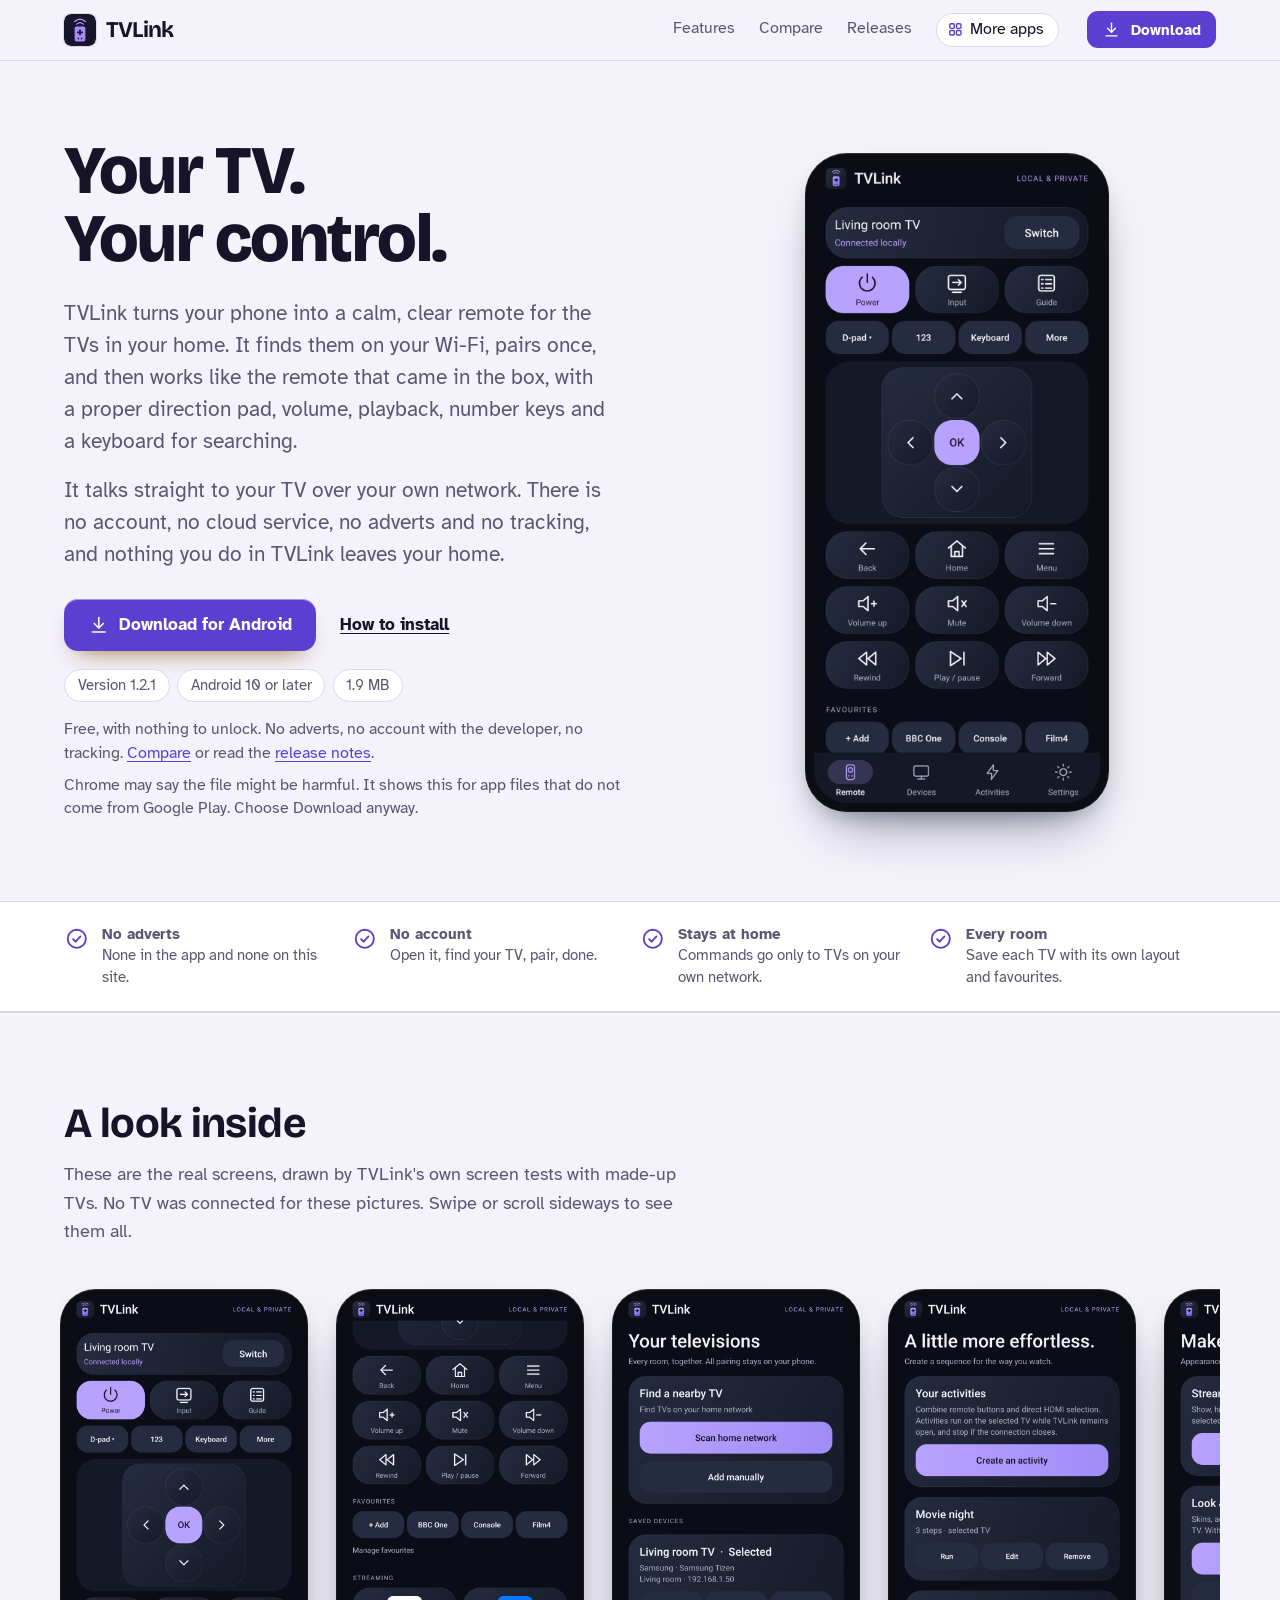
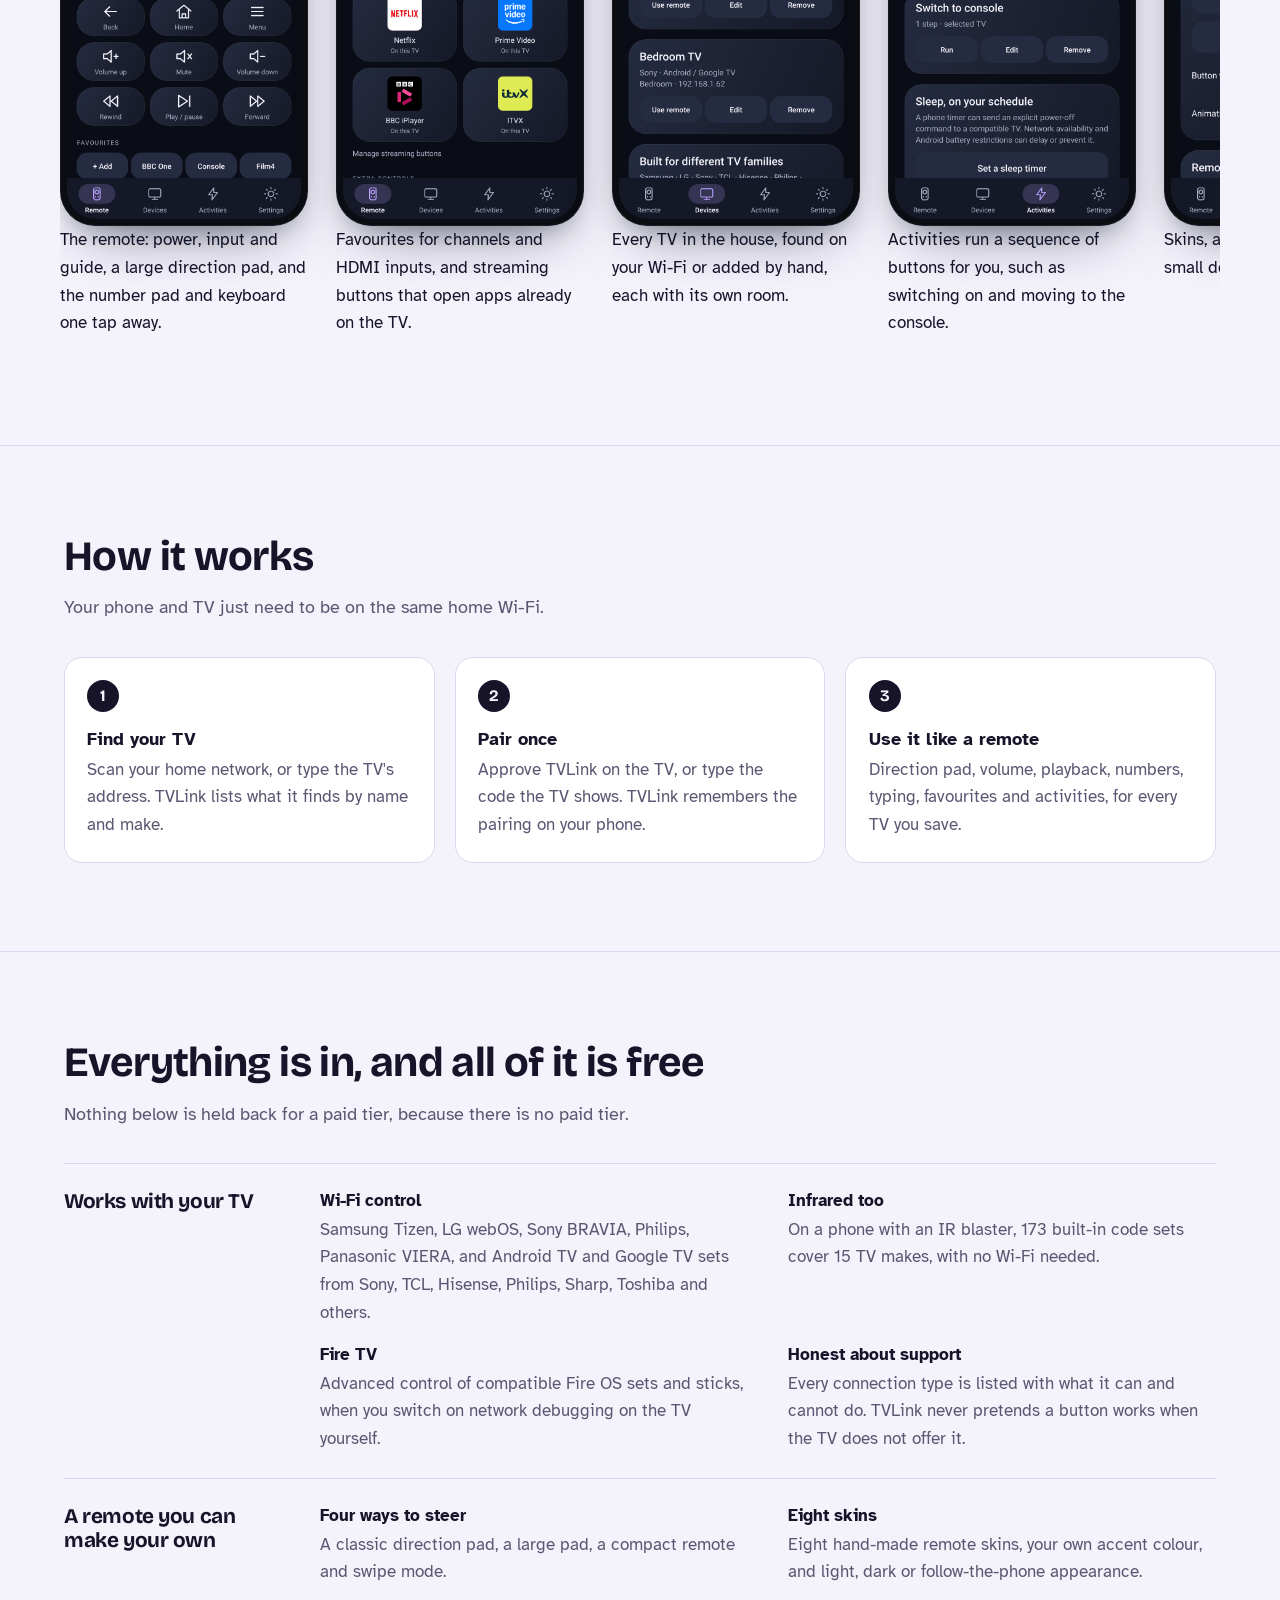
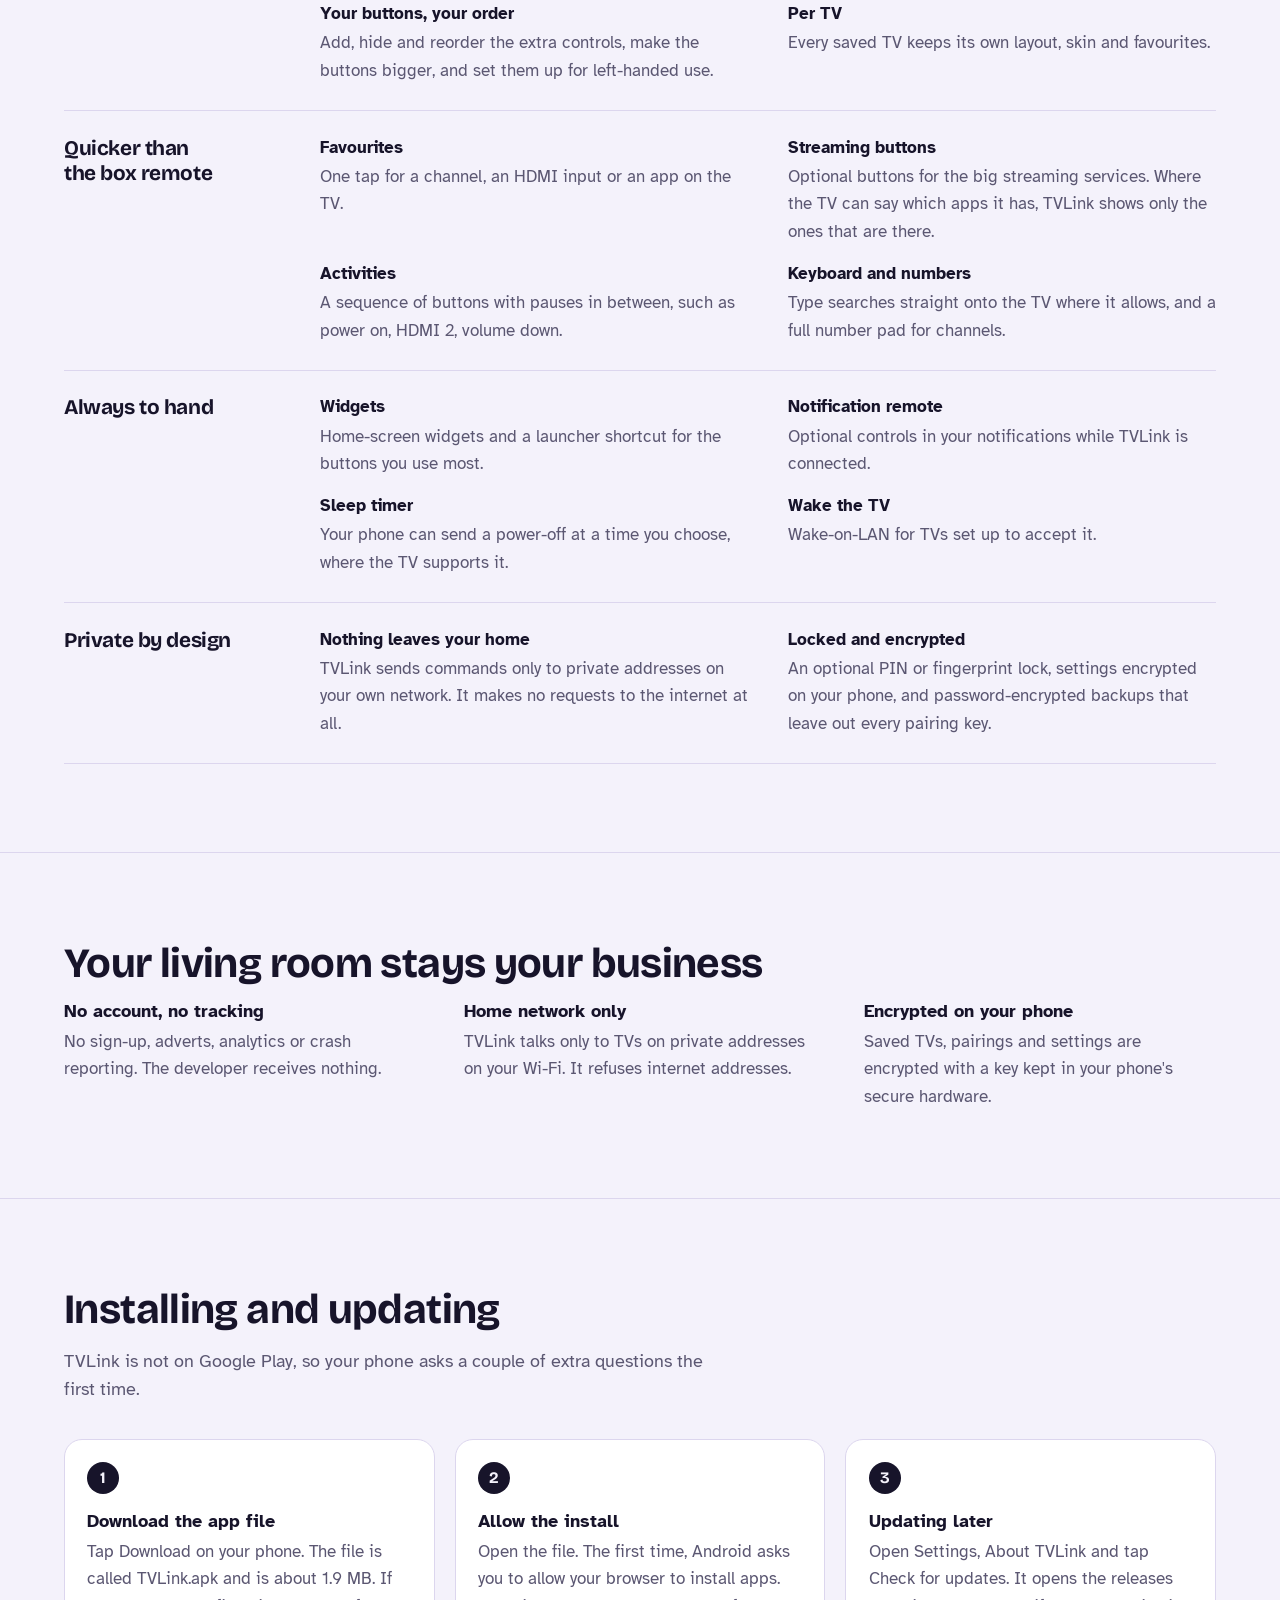
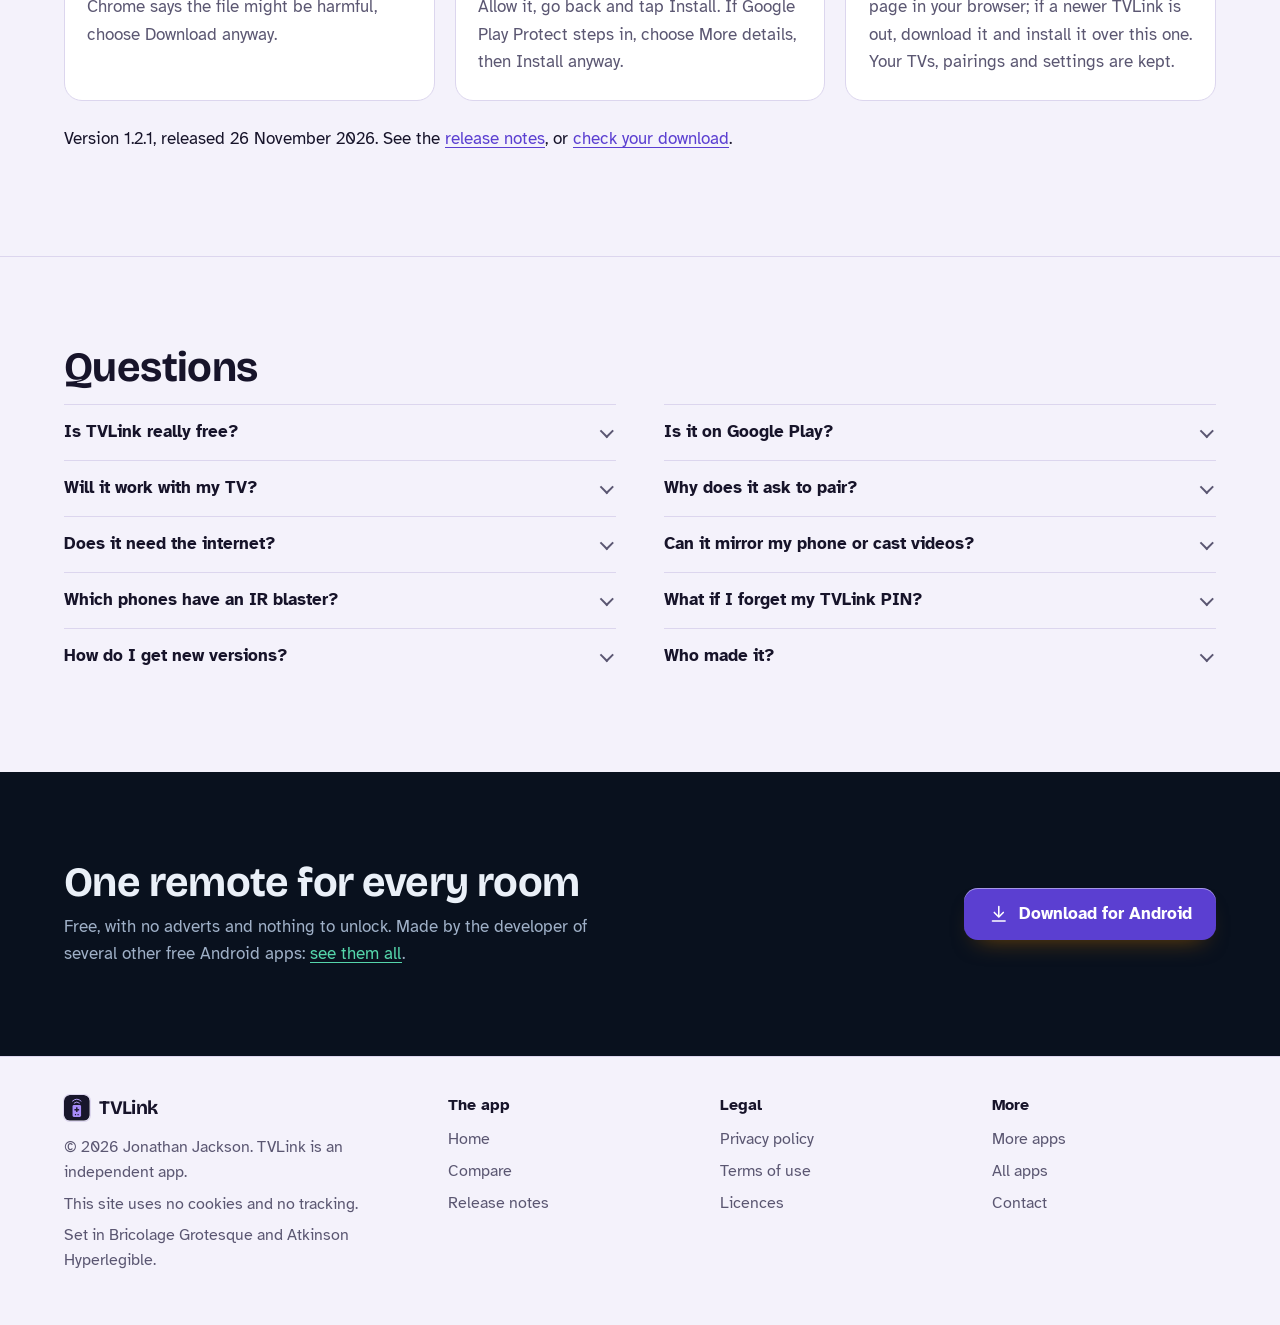
<file: index.html>
<!DOCTYPE html>
<html lang="en-GB">
<head>
<meta charset="utf-8">
<meta name="viewport" content="width=device-width, initial-scale=1">
<title>TVLink: a private TV remote for your home Wi-Fi</title>
<meta name="description" content="TVLink is a free Android TV remote that talks straight to your TV over your home Wi-Fi, or by infrared on phones with an IR blaster. Samsung, LG, Sony, Philips, Panasonic, Android TV and Google TV. No account, adverts or tracking.">
<meta name="author" content="Jonathan Jackson">
<link rel="canonical" href="https://customgpter.github.io/tvlink/">
<meta name="theme-color" content="#f4f2fb" media="(prefers-color-scheme: light)">
<meta name="theme-color" content="#100e1d" media="(prefers-color-scheme: dark)">
<meta property="og:type" content="website">
<meta property="og:site_name" content="TVLink">
<meta property="og:title" content="TVLink: a private TV remote for your home Wi-Fi">
<meta property="og:description" content="TVLink is a free Android TV remote that talks straight to your TV over your home Wi-Fi, or by infrared on phones with an IR blaster. Samsung, LG, Sony, Philips, Panasonic, Android TV and Google TV. No account, adverts or tracking.">
<meta property="og:url" content="https://customgpter.github.io/tvlink/">
<meta property="og:image" content="https://customgpter.github.io/tvlink/assets/og.png">
<meta property="og:image:width" content="1200">
<meta property="og:image:height" content="630">
<meta property="og:image:alt" content="TVLink&#x27;s remote: power, input and guide keys above a large direction pad, with the Living room TV connected">
<meta property="og:locale" content="en_GB">
<meta name="twitter:card" content="summary_large_image">
<link rel="icon" href="./assets/favicon.svg" type="image/svg+xml">
<link rel="apple-touch-icon" href="./assets/apple-touch-icon.png">
<link rel="preload" href="./assets/fonts/bricolage-grotesque-latin.woff2" as="font" type="font/woff2" crossorigin>
<link rel="preload" href="./assets/fonts/atkinson-hyperlegible-latin-400-normal.woff2" as="font" type="font/woff2" crossorigin>
<link rel="stylesheet" href="./assets/site.css?v=1">
<link rel="stylesheet" href="./assets/house.css?v=1">
<link rel="stylesheet" href="./assets/apps-list.css?v=1">
<script src="./assets/apps-list.js?v=1" defer></script>
<script type="application/ld+json">{"@context":"https://schema.org","@type":"SoftwareApplication","name":"TVLink","url":"https://customgpter.github.io/tvlink/","description":"TVLink is a free Android TV remote that talks straight to your TV over your home Wi-Fi, or by infrared on phones with an IR blaster. Samsung, LG, Sony, Philips, Panasonic, Android TV and Google TV. No account, adverts or tracking.","applicationCategory":"UtilitiesApplication","operatingSystem":"Android 10 or later","softwareVersion":"1.2.1","downloadUrl":"https://github.com/CustomGPTer/tvlink/releases/latest/download/TVLink.apk","releaseNotes":"https://customgpter.github.io/tvlink/releases.html","offers":{"@type":"Offer","price":"0","priceCurrency":"GBP"},"inLanguage":"en-GB","image":"https://customgpter.github.io/tvlink/assets/og.png","featureList":["Wi-Fi control","Infrared too","Fire TV","Honest about support","Four ways to steer","Eight skins","Your buttons, your order","Per TV","Favourites","Streaming buttons","Activities","Keyboard and numbers"],"author":{"@type":"Person","name":"Jonathan Jackson"}}</script>
<script type="application/ld+json">{"@context":"https://schema.org","@type":"FAQPage","mainEntity":[{"@type":"Question","name":"Is TVLink really free?","acceptedAnswer":{"@type":"Answer","text":"Yes. There is no paid version, no subscription and no adverts, and nothing in the app is locked."}},{"@type":"Question","name":"Is it on Google Play?","acceptedAnswer":{"@type":"Answer","text":"No. TVLink is a personal project and is downloaded from this site as an Android app file. It needs Android 10 or later."}},{"@type":"Question","name":"Will it work with my TV?","acceptedAnswer":{"@type":"Answer","text":"TVLink works with most smart TVs from Samsung, LG, Sony, Philips and Panasonic, and with Android TV and Google TV sets, over your home Wi-Fi. Exactly which buttons work depends on the TV's model and software. If your phone has an IR blaster, infrared covers many older sets as well. Roku TVs are not supported over Wi-Fi."}},{"@type":"Question","name":"Why does it ask to pair?","acceptedAnswer":{"@type":"Answer","text":"Smart TVs only take commands from apps you have approved. You do it once: accept TVLink on the TV, or type the code the TV shows. TVLink keeps that approval encrypted on your phone."}},{"@type":"Question","name":"Does it need the internet?","acceptedAnswer":{"@type":"Answer","text":"No. TVLink only talks to TVs on your own Wi-Fi, and makes no requests to the internet. Your TV's own apps may still use the internet as normal."}},{"@type":"Question","name":"Can it mirror my phone or cast videos?","acceptedAnswer":{"@type":"Answer","text":"No. TVLink is a remote control only. It has no casting, screen sharing or mirroring, which keeps it small and private."}},{"@type":"Question","name":"Which phones have an IR blaster?","acceptedAnswer":{"@type":"Answer","text":"Some Xiaomi, Redmi, POCO, Honor and Huawei phones, among others. TVLink checks for one and only offers infrared when your phone has it."}},{"@type":"Question","name":"What if I forget my TVLink PIN?","acceptedAnswer":{"@type":"Answer","text":"Clear TVLink's storage in Android's app settings to start again. Your saved TVs and layouts are removed, so keep an encrypted backup."}},{"@type":"Question","name":"How do I get new versions?","acceptedAnswer":{"@type":"Answer","text":"Open Settings and tap Check for updates. It opens the releases page in your browser. Install the new file over the old one, without uninstalling first, and your TVs, pairings and settings are kept."}},{"@type":"Question","name":"Who made it?","acceptedAnswer":{"@type":"Answer","text":"TVLink is made by Jonathan Jackson, an independent developer in the United Kingdom. It is not connected with any TV maker or streaming service, and their names and logos belong to their owners."}}]}</script>
</head>
<body>
<a class="skip" href="#main">Skip to content</a>
<header class="masthead">
<div class="wrap">
<a class="brand" href="./" aria-label="TVLink home"><svg viewBox="0 0 108 108" aria-hidden="true"><rect width="108" height="108" rx="24" fill="#18162b"/><path d="M36 25.5Q54 9 72 25.5M43 34Q54 24.5 65 34" fill="none" stroke="#bca6ff" stroke-width="4" stroke-linecap="round"/><rect x="36" y="42" width="36" height="51" rx="6" fill="#a78bfa"/><path fill="#221a36" d="M51 52h6v7h7v6h-7v7h-6v-7h-7v-6h7zM46 80h5v5h-5zM57 80h5v5h-5z"/></svg><span>TVLink</span></a>
<nav aria-label="Main"><ul><li><a href="./#features">Features</a></li><li><a href="./compare.html">Compare</a></li><li><a href="./releases.html">Releases</a></li><li><a class="more-apps" href="./more-apps.html"><svg class="ico" viewBox="0 0 24 24" aria-hidden="true"><rect x="4" y="4" width="6.5" height="6.5" rx="1.6"/><rect x="13.5" y="4" width="6.5" height="6.5" rx="1.6"/><rect x="4" y="13.5" width="6.5" height="6.5" rx="1.6"/><rect x="13.5" y="13.5" width="6.5" height="6.5" rx="1.6"/></svg>More apps</a></li></ul></nav>
<a class="button small" href="https://github.com/CustomGPTer/tvlink/releases/latest/download/TVLink.apk"><svg class="ico" viewBox="0 0 24 24" aria-hidden="true"><path d="M12 4v11"/><path d="M7 10.5l5 5 5-5"/><path d="M5 20h14"/></svg>Download</a>
</div>
</header>
<main id="main">
<div class="hero">
<div class="wrap hero-grid">
<div class="hero-copy">
<h1>Your TV. Your control.</h1>
<p class="lede">TVLink turns your phone into a calm, clear remote for the TVs in your home. It finds them on your Wi-Fi, pairs once, and then works like the remote that came in the box, with a proper direction pad, volume, playback, number keys and a keyboard for searching.</p><p class="lede">It talks straight to your TV over your own network. There is no account, no cloud service, no adverts and no tracking, and nothing you do in TVLink leaves your home.</p>

<p class="get" id="download"><a class="button" href="https://github.com/CustomGPTer/tvlink/releases/latest/download/TVLink.apk"><svg class="ico" viewBox="0 0 24 24" aria-hidden="true"><path d="M12 4v11"/><path d="M7 10.5l5 5 5-5"/><path d="M5 20h14"/></svg>Download for Android</a><a class="aside" href="#install">How to install</a></p>
<ul class="pills"><li>Version 1.2.1</li><li>Android 10 or later</li><li>1.9 MB</li></ul>
<p class="facts">Free, with nothing to unlock. No adverts, no account with the developer, no tracking. <a href="compare.html">Compare</a> or read the <a href="releases.html">release notes</a>.</p>
<p class="facts">Chrome may say the file might be harmful. It shows this for app files that do not come from Google Play. Choose Download anyway.</p>
</div>
<div class="hero-phone"><div class="phone"><img src="./assets/screens/remote.png" alt="The remote: power, input and guide, a large direction pad, and the number pad and keyboard one tap away." width="393" height="852" fetchpriority="high"></div></div>
</div>
</div>

<section class="promises" aria-label="In short">
<div class="wrap"><ul><li><svg class="ico" viewBox="0 0 24 24" aria-hidden="true"><circle cx="12" cy="12" r="8.5"/><path d="M8.6 12.4l2.3 2.3 4.5-4.9"/></svg><span><b>No adverts</b><span>None in the app and none on this site.</span></span></li><li><svg class="ico" viewBox="0 0 24 24" aria-hidden="true"><circle cx="12" cy="12" r="8.5"/><path d="M8.6 12.4l2.3 2.3 4.5-4.9"/></svg><span><b>No account</b><span>Open it, find your TV, pair, done.</span></span></li><li><svg class="ico" viewBox="0 0 24 24" aria-hidden="true"><circle cx="12" cy="12" r="8.5"/><path d="M8.6 12.4l2.3 2.3 4.5-4.9"/></svg><span><b>Stays at home</b><span>Commands go only to TVs on your own network.</span></span></li><li><svg class="ico" viewBox="0 0 24 24" aria-hidden="true"><circle cx="12" cy="12" r="8.5"/><path d="M8.6 12.4l2.3 2.3 4.5-4.9"/></svg><span><b>Every room</b><span>Save each TV with its own layout and favourites.</span></span></li></ul></div>
</section>

<section id="screens" aria-labelledby="screens-h">
<div class="wrap">
<h2 id="screens-h">A look inside</h2>
<p class="intro">These are the real screens, drawn by TVLink&#x27;s own screen tests with made-up TVs. No TV was connected for these pictures. Swipe or scroll sideways to see them all.</p>
<div class="gallery" tabindex="0" role="region" aria-label="Screens from TVLink"><figure class="shot"><div class="phone"><img src="./assets/screens/remote.png" alt="The remote: power, input and guide, a large direction pad, and the number pad and keyboard one tap away." width="393" height="852" loading="eager" decoding="async"></div><figcaption>The remote: power, input and guide, a large direction pad, and the number pad and keyboard one tap away.</figcaption></figure><figure class="shot"><div class="phone"><img src="./assets/screens/streaming.png" alt="Favourites for channels and HDMI inputs, and streaming buttons that open apps already on the TV." width="393" height="852" loading="eager" decoding="async"></div><figcaption>Favourites for channels and HDMI inputs, and streaming buttons that open apps already on the TV.</figcaption></figure><figure class="shot"><div class="phone"><img src="./assets/screens/devices.png" alt="Every TV in the house, found on your Wi-Fi or added by hand, each with its own room." width="393" height="852" loading="eager" decoding="async"></div><figcaption>Every TV in the house, found on your Wi-Fi or added by hand, each with its own room.</figcaption></figure><figure class="shot"><div class="phone"><img src="./assets/screens/activities.png" alt="Activities run a sequence of buttons for you, such as switching on and moving to the console." width="393" height="852" loading="eager" decoding="async"></div><figcaption>Activities run a sequence of buttons for you, such as switching on and moving to the console.</figcaption></figure><figure class="shot"><div class="phone"><img src="./assets/screens/settings.png" alt="Skins, accents, layouts and the small details, saved for each TV." width="393" height="852" loading="eager" decoding="async"></div><figcaption>Skins, accents, layouts and the small details, saved for each TV.</figcaption></figure><figure class="shot"><div class="phone"><img src="./assets/screens/light.png" alt="The same remote in the light appearance." width="393" height="852" loading="eager" decoding="async"></div><figcaption>The same remote in the light appearance.</figcaption></figure><figure class="shot"><div class="phone"><img src="./assets/screens/swipe.png" alt="Swipe mode: move around the TV&#x27;s menus with your thumb and tap to select." width="393" height="852" loading="eager" decoding="async"></div><figcaption>Swipe mode: move around the TV&#x27;s menus with your thumb and tap to select.</figcaption></figure><figure class="shot"><div class="phone"><img src="./assets/screens/welcome.png" alt="The welcome screen. Direct local connections, no account, no adverts, no tracking." width="393" height="852" loading="eager" decoding="async"></div><figcaption>The welcome screen. Direct local connections, no account, no adverts, no tracking.</figcaption></figure></div>
</div>
</section>

<section id="how" aria-labelledby="how-h">
<div class="wrap">
<h2 id="how-h">How it works</h2>
<p class="intro">Your phone and TV just need to be on the same home Wi-Fi.</p>
<ol class="steps"><li><h3>Find your TV</h3><p>Scan your home network, or type the TV's address. TVLink lists what it finds by name and make.</p></li><li><h3>Pair once</h3><p>Approve TVLink on the TV, or type the code the TV shows. TVLink remembers the pairing on your phone.</p></li><li><h3>Use it like a remote</h3><p>Direction pad, volume, playback, numbers, typing, favourites and activities, for every TV you save.</p></li></ol>
</div>
</section>

<section id="features" aria-labelledby="features-h">
<div class="wrap">
<h2 id="features-h">Everything is in, and all of it is free</h2>
<p class="intro">Nothing below is held back for a paid tier, because there is no paid tier.</p>
<div class="groups"><div class="group"><h3>Works with your TV</h3><dl><div><dt>Wi-Fi control</dt><dd>Samsung Tizen, LG webOS, Sony BRAVIA, Philips, Panasonic VIERA, and Android TV and Google TV sets from Sony, TCL, Hisense, Philips, Sharp, Toshiba and others.</dd></div><div><dt>Infrared too</dt><dd>On a phone with an IR blaster, 173 built-in code sets cover 15 TV makes, with no Wi-Fi needed.</dd></div><div><dt>Fire TV</dt><dd>Advanced control of compatible Fire OS sets and sticks, when you switch on network debugging on the TV yourself.</dd></div><div><dt>Honest about support</dt><dd>Every connection type is listed with what it can and cannot do. TVLink never pretends a button works when the TV does not offer it.</dd></div></dl></div><div class="group"><h3>A remote you can make your own</h3><dl><div><dt>Four ways to steer</dt><dd>A classic direction pad, a large pad, a compact remote and swipe mode.</dd></div><div><dt>Eight skins</dt><dd>Eight hand-made remote skins, your own accent colour, and light, dark or follow-the-phone appearance.</dd></div><div><dt>Your buttons, your order</dt><dd>Add, hide and reorder the extra controls, make the buttons bigger, and set them up for left-handed use.</dd></div><div><dt>Per TV</dt><dd>Every saved TV keeps its own layout, skin and favourites.</dd></div></dl></div><div class="group"><h3>Quicker than the box remote</h3><dl><div><dt>Favourites</dt><dd>One tap for a channel, an HDMI input or an app on the TV.</dd></div><div><dt>Streaming buttons</dt><dd>Optional buttons for the big streaming services. Where the TV can say which apps it has, TVLink shows only the ones that are there.</dd></div><div><dt>Activities</dt><dd>A sequence of buttons with pauses in between, such as power on, HDMI 2, volume down.</dd></div><div><dt>Keyboard and numbers</dt><dd>Type searches straight onto the TV where it allows, and a full number pad for channels.</dd></div></dl></div><div class="group"><h3>Always to hand</h3><dl><div><dt>Widgets</dt><dd>Home-screen widgets and a launcher shortcut for the buttons you use most.</dd></div><div><dt>Notification remote</dt><dd>Optional controls in your notifications while TVLink is connected.</dd></div><div><dt>Sleep timer</dt><dd>Your phone can send a power-off at a time you choose, where the TV supports it.</dd></div><div><dt>Wake the TV</dt><dd>Wake-on-LAN for TVs set up to accept it.</dd></div></dl></div><div class="group"><h3>Private by design</h3><dl><div><dt>Nothing leaves your home</dt><dd>TVLink sends commands only to private addresses on your own network. It makes no requests to the internet at all.</dd></div><div><dt>Locked and encrypted</dt><dd>An optional PIN or fingerprint lock, settings encrypted on your phone, and password-encrypted backups that leave out every pairing key.</dd></div></dl></div></div>
</div>
</section>

<section id="privacy" aria-labelledby="privacy-h">
<div class="wrap">
<h2 id="privacy-h">Your living room stays your business</h2>
<ul class="plain"><li><h3>No account, no tracking</h3><p>No sign-up, adverts, analytics or crash reporting. The developer receives nothing.</p></li><li><h3>Home network only</h3><p>TVLink talks only to TVs on private addresses on your Wi-Fi. It refuses internet addresses.</p></li><li><h3>Encrypted on your phone</h3><p>Saved TVs, pairings and settings are encrypted with a key kept in your phone's secure hardware.</p></li></ul>
</div>
</section>

<section id="install" aria-labelledby="install-h">
<div class="wrap">
<h2 id="install-h">Installing and updating</h2>
<p class="intro">TVLink is not on Google Play, so your phone asks a couple of extra questions the first time.</p>
<ol class="steps"><li><h3>Download the app file</h3><p>Tap Download on your phone. The file is called TVLink.apk and is about 1.9 MB. If Chrome says the file might be harmful, choose Download anyway.</p></li><li><h3>Allow the install</h3><p>Open the file. The first time, Android asks you to allow your browser to install apps. Allow it, go back and tap Install. If Google Play Protect steps in, choose More details, then Install anyway.</p></li><li><h3>Updating later</h3><p>Open Settings, About TVLink and tap Check for updates. It opens the releases page in your browser; if a newer TVLink is out, download it and install it over this one. Your TVs, pairings and settings are kept.</p></li></ol>
<p class="after-table">Version 1.2.1, released 26 November 2026. See the <a href="releases.html">release notes</a>, or <a href="releases.html#checking">check your download</a>.</p>
</div>
</section>

<section id="questions" aria-labelledby="questions-h">
<div class="wrap">
<h2 id="questions-h">Questions</h2>
<div class="faq"><details><summary>Is TVLink really free?</summary><p>Yes. There is no paid version, no subscription and no adverts, and nothing in the app is locked.</p></details><details><summary>Is it on Google Play?</summary><p>No. TVLink is a personal project and is downloaded from this site as an Android app file. It needs Android 10 or later.</p></details><details><summary>Will it work with my TV?</summary><p>TVLink works with most smart TVs from Samsung, LG, Sony, Philips and Panasonic, and with Android TV and Google TV sets, over your home Wi-Fi. Exactly which buttons work depends on the TV's model and software. If your phone has an IR blaster, infrared covers many older sets as well. Roku TVs are not supported over Wi-Fi.</p></details><details><summary>Why does it ask to pair?</summary><p>Smart TVs only take commands from apps you have approved. You do it once: accept TVLink on the TV, or type the code the TV shows. TVLink keeps that approval encrypted on your phone.</p></details><details><summary>Does it need the internet?</summary><p>No. TVLink only talks to TVs on your own Wi-Fi, and makes no requests to the internet. Your TV's own apps may still use the internet as normal.</p></details><details><summary>Can it mirror my phone or cast videos?</summary><p>No. TVLink is a remote control only. It has no casting, screen sharing or mirroring, which keeps it small and private.</p></details><details><summary>Which phones have an IR blaster?</summary><p>Some Xiaomi, Redmi, POCO, Honor and Huawei phones, among others. TVLink checks for one and only offers infrared when your phone has it.</p></details><details><summary>What if I forget my TVLink PIN?</summary><p>Clear TVLink's storage in Android's app settings to start again. Your saved TVs and layouts are removed, so keep an encrypted backup.</p></details><details><summary>How do I get new versions?</summary><p>Open Settings and tap Check for updates. It opens the releases page in your browser. Install the new file over the old one, without uninstalling first, and your TVs, pairings and settings are kept.</p></details><details><summary>Who made it?</summary><p>TVLink is made by Jonathan Jackson, an independent developer in the United Kingdom. It is not connected with any TV maker or streaming service, and their names and logos belong to their owners.</p></details></div>
</div>
</section>

<section class="closing" aria-labelledby="closing-h">
<div class="wrap">
<div><h2 id="closing-h">One remote for every room</h2><p>Free, with no adverts and nothing to unlock. Made by the developer of several other free Android apps: <a href="more-apps.html">see them all</a>.</p></div>
<a class="button" href="https://github.com/CustomGPTer/tvlink/releases/latest/download/TVLink.apk"><svg class="ico" viewBox="0 0 24 24" aria-hidden="true"><path d="M12 4v11"/><path d="M7 10.5l5 5 5-5"/><path d="M5 20h14"/></svg>Download for Android</a>
</div>
</section>
</main>
<footer class="colophon">
<div class="wrap">
<div>
<a class="brand" href="./" aria-label="TVLink home"><svg viewBox="0 0 108 108" aria-hidden="true"><rect width="108" height="108" rx="24" fill="#18162b"/><path d="M36 25.5Q54 9 72 25.5M43 34Q54 24.5 65 34" fill="none" stroke="#bca6ff" stroke-width="4" stroke-linecap="round"/><rect x="36" y="42" width="36" height="51" rx="6" fill="#a78bfa"/><path fill="#221a36" d="M51 52h6v7h7v6h-7v7h-6v-7h-7v-6h7zM46 80h5v5h-5zM57 80h5v5h-5z"/></svg><span>TVLink</span></a>
<p>&copy; 2026 Jonathan Jackson. TVLink is an independent app.</p>
<p>This site uses no cookies and no tracking.</p>
<p>Set in Bricolage Grotesque and Atkinson Hyperlegible.</p>
</div>
<nav aria-label="The app"><h2>The app</h2><ul>
<li><a href="./">Home</a></li>
<li><a href="./compare.html">Compare</a></li>
<li><a href="./releases.html">Release notes</a></li>

</ul></nav>
<nav aria-label="Legal"><h2>Legal</h2><ul>
<li><a href="./privacy.html">Privacy policy</a></li>
<li><a href="./terms.html">Terms of use</a></li>
<li><a href="./licences.html">Licences</a></li>
</ul></nav>
<nav aria-label="More"><h2>More</h2><ul>
<li><a href="./more-apps.html">More apps</a></li>
<li><a href="https://customgpter.github.io/">All apps</a></li>
<li><a href="https://github.com/CustomGPTer/tvlink/issues">Contact</a></li>
</ul></nav>
</div>
</footer>
</body>
</html>
</file>
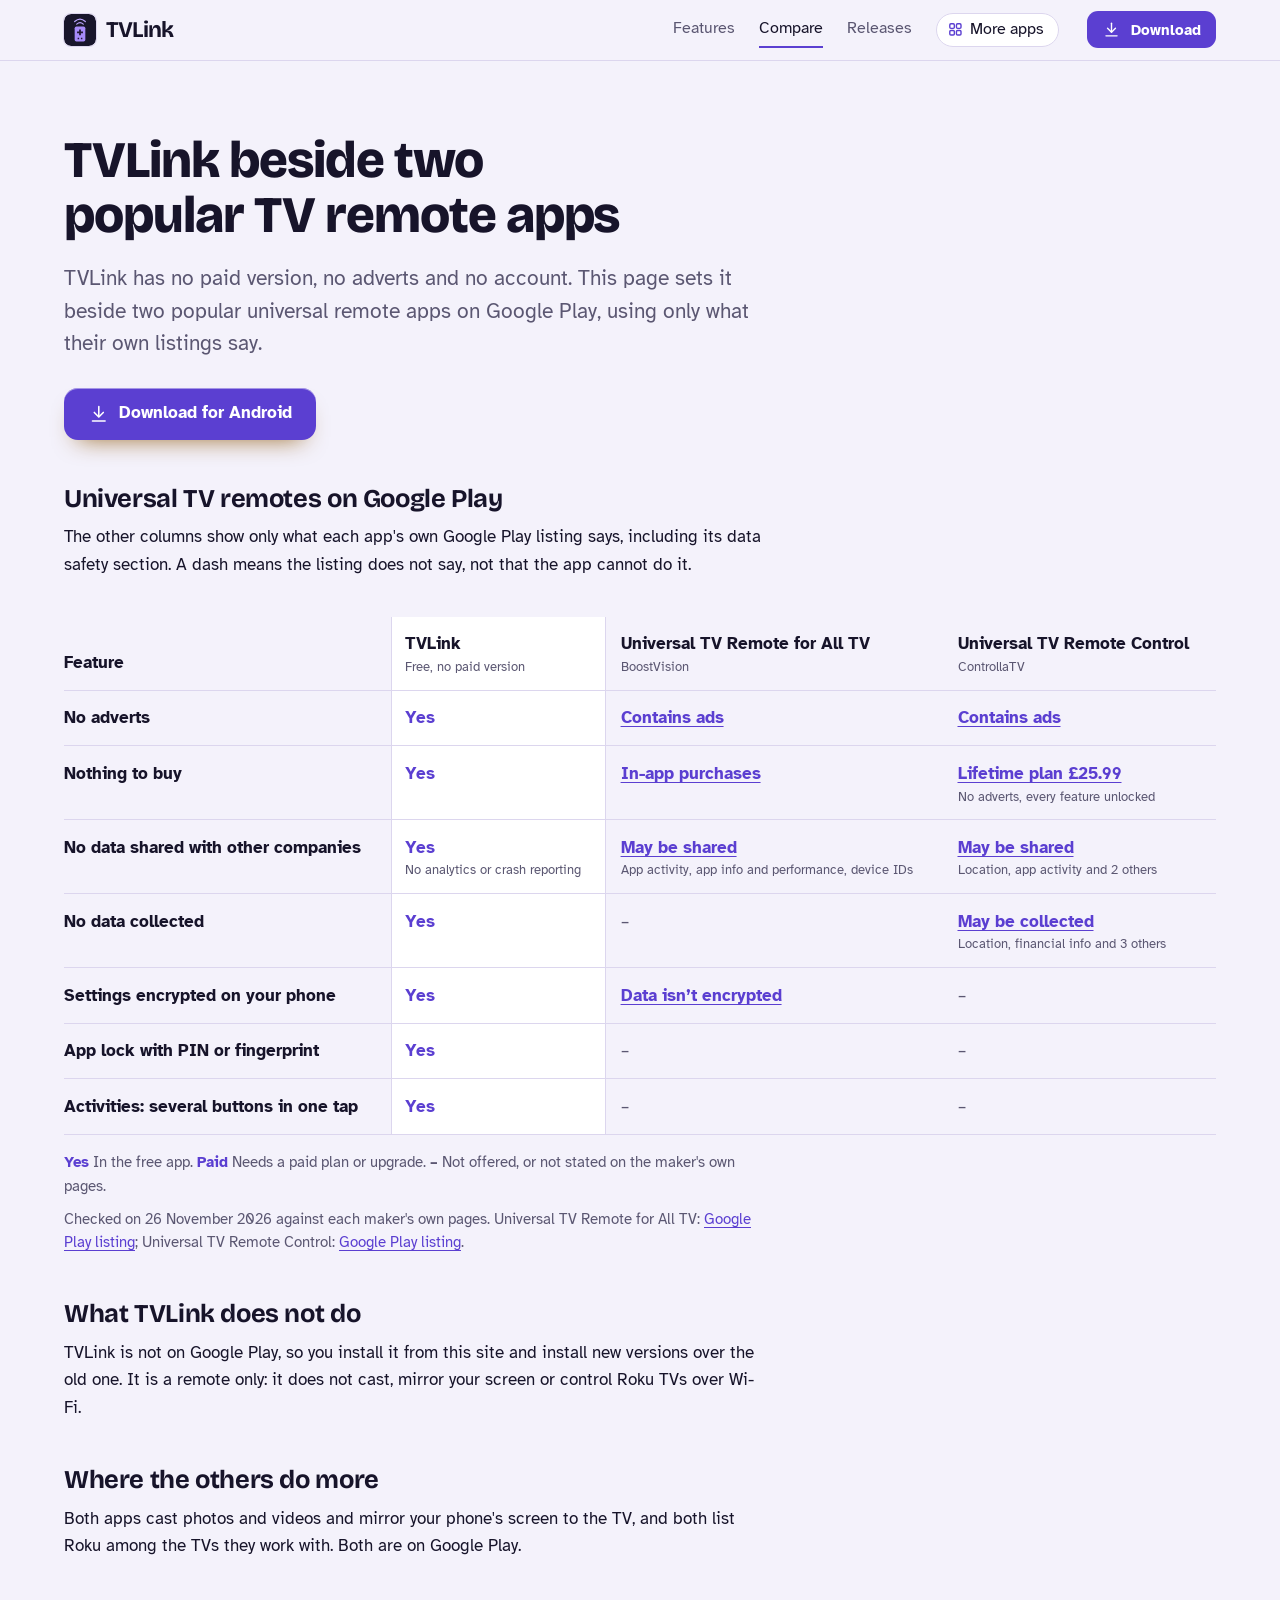
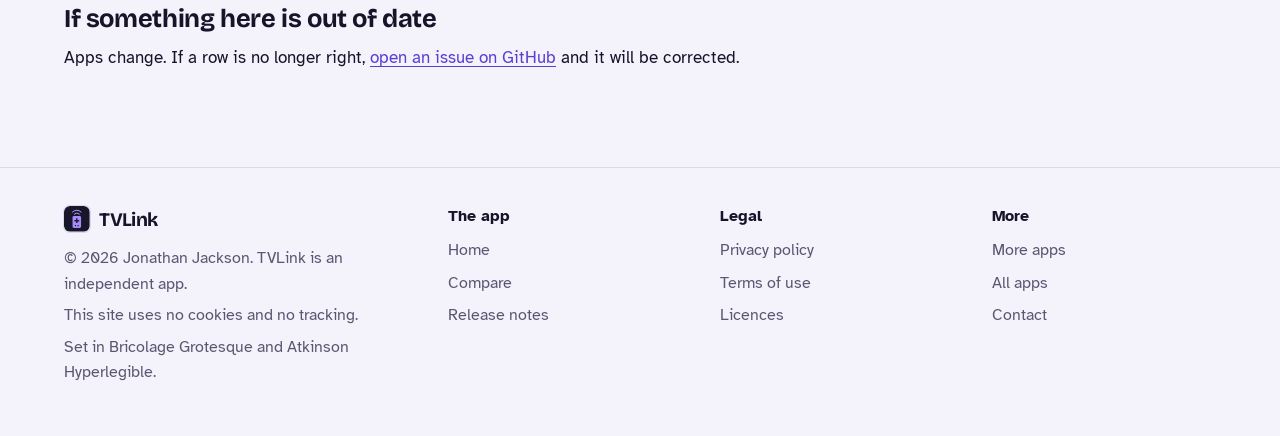
<file: compare.html>
<!DOCTYPE html>
<html lang="en-GB">
<head>
<meta charset="utf-8">
<meta name="viewport" content="width=device-width, initial-scale=1">
<title>TVLink compared with other TV remote apps</title>
<meta name="description" content="How TVLink compares with two popular universal TV remote apps, row by row, with each claim linked to the app&#x27;s own Google Play listing.">
<meta name="author" content="Jonathan Jackson">
<link rel="canonical" href="https://customgpter.github.io/tvlink/compare.html">
<meta name="theme-color" content="#f4f2fb" media="(prefers-color-scheme: light)">
<meta name="theme-color" content="#100e1d" media="(prefers-color-scheme: dark)">
<meta property="og:type" content="website">
<meta property="og:site_name" content="TVLink">
<meta property="og:title" content="TVLink compared with other TV remote apps">
<meta property="og:description" content="How TVLink compares with two popular universal TV remote apps, row by row, with each claim linked to the app&#x27;s own Google Play listing.">
<meta property="og:url" content="https://customgpter.github.io/tvlink/compare.html">
<meta property="og:image" content="https://customgpter.github.io/tvlink/assets/og.png">
<meta property="og:image:width" content="1200">
<meta property="og:image:height" content="630">
<meta property="og:image:alt" content="TVLink&#x27;s remote: power, input and guide keys above a large direction pad, with the Living room TV connected">
<meta property="og:locale" content="en_GB">
<meta name="twitter:card" content="summary_large_image">
<link rel="icon" href="./assets/favicon.svg" type="image/svg+xml">
<link rel="apple-touch-icon" href="./assets/apple-touch-icon.png">
<link rel="preload" href="./assets/fonts/bricolage-grotesque-latin.woff2" as="font" type="font/woff2" crossorigin>
<link rel="preload" href="./assets/fonts/atkinson-hyperlegible-latin-400-normal.woff2" as="font" type="font/woff2" crossorigin>
<link rel="stylesheet" href="./assets/site.css?v=1">
<link rel="stylesheet" href="./assets/house.css?v=1">
<link rel="stylesheet" href="./assets/apps-list.css?v=1">
<script src="./assets/apps-list.js?v=1" defer></script>
</head>
<body>
<a class="skip" href="#main">Skip to content</a>
<header class="masthead">
<div class="wrap">
<a class="brand" href="./" aria-label="TVLink home"><svg viewBox="0 0 108 108" aria-hidden="true"><rect width="108" height="108" rx="24" fill="#18162b"/><path d="M36 25.5Q54 9 72 25.5M43 34Q54 24.5 65 34" fill="none" stroke="#bca6ff" stroke-width="4" stroke-linecap="round"/><rect x="36" y="42" width="36" height="51" rx="6" fill="#a78bfa"/><path fill="#221a36" d="M51 52h6v7h7v6h-7v7h-6v-7h-7v-6h7zM46 80h5v5h-5zM57 80h5v5h-5z"/></svg><span>TVLink</span></a>
<nav aria-label="Main"><ul><li><a href="./#features">Features</a></li><li><a href="./compare.html" aria-current="page">Compare</a></li><li><a href="./releases.html">Releases</a></li><li><a class="more-apps" href="./more-apps.html"><svg class="ico" viewBox="0 0 24 24" aria-hidden="true"><rect x="4" y="4" width="6.5" height="6.5" rx="1.6"/><rect x="13.5" y="4" width="6.5" height="6.5" rx="1.6"/><rect x="4" y="13.5" width="6.5" height="6.5" rx="1.6"/><rect x="13.5" y="13.5" width="6.5" height="6.5" rx="1.6"/></svg>More apps</a></li></ul></nav>
<a class="button small" href="https://github.com/CustomGPTer/tvlink/releases/latest/download/TVLink.apk"><svg class="ico" viewBox="0 0 24 24" aria-hidden="true"><path d="M12 4v11"/><path d="M7 10.5l5 5 5-5"/><path d="M5 20h14"/></svg>Download</a>
</div>
</header>
<main id="main" class="doc">
<div class="wrap">
<div class="measure">
<h1>TVLink beside two popular TV remote apps</h1>
<p class="lede">TVLink has no paid version, no adverts and no account. This page sets it beside two popular universal remote apps on Google Play, using only what their own listings say.</p>
<p class="get"><a class="button" href="https://github.com/CustomGPTer/tvlink/releases/latest/download/TVLink.apk"><svg class="ico" viewBox="0 0 24 24" aria-hidden="true"><path d="M12 4v11"/><path d="M7 10.5l5 5 5-5"/><path d="M5 20h14"/></svg>Download for Android</a></p>
<h2 id="table">Universal TV remotes on Google Play</h2>
<p>The other columns show only what each app's own Google Play listing says, including its data safety section. A dash means the listing does not say, not that the app cannot do it.</p>
</div>
<div class="scroll">
<table class="cmp">
<thead><tr><th scope="col">Feature</th><th scope="col" class="ours">TVLink<small>Free, no paid version</small></th><th scope="col">Universal TV Remote for All TV<small>BoostVision</small></th><th scope="col">Universal TV Remote Control<small>ControllaTV</small></th></tr></thead>
<tbody>
<tr><th scope="row">No adverts</th><td class="yes ours"><span class="app">TVLink</span><span class="v">Yes</span></td><td class="pay"><span class="app">Universal TV Remote for All TV</span><span class="v"><a href="https://play.google.com/store/apps/details?id=com.boost.universal.remote&hl=en_GB">Contains ads</a></span></td><td class="pay"><span class="app">Universal TV Remote Control</span><span class="v"><a href="https://play.google.com/store/apps/details?id=com.controlla.rokuremoteapp&hl=en_GB">Contains ads</a></span></td></tr>
<tr><th scope="row">Nothing to buy</th><td class="yes ours"><span class="app">TVLink</span><span class="v">Yes</span></td><td class="pay"><span class="app">Universal TV Remote for All TV</span><span class="v"><a href="https://play.google.com/store/apps/details?id=com.boost.universal.remote&hl=en_GB">In-app purchases</a></span></td><td class="pay"><span class="app">Universal TV Remote Control</span><span class="v"><a href="https://play.google.com/store/apps/details?id=com.controlla.rokuremoteapp&hl=en_GB">Lifetime plan &pound;25.99</a><small>No adverts, every feature unlocked</small></span></td></tr>
<tr><th scope="row">No data shared with other companies</th><td class="yes ours"><span class="app">TVLink</span><span class="v">Yes<small>No analytics or crash reporting</small></span></td><td class="pay"><span class="app">Universal TV Remote for All TV</span><span class="v"><a href="https://play.google.com/store/apps/details?id=com.boost.universal.remote&hl=en_GB">May be shared</a><small>App activity, app info and performance, device IDs</small></span></td><td class="pay"><span class="app">Universal TV Remote Control</span><span class="v"><a href="https://play.google.com/store/apps/details?id=com.controlla.rokuremoteapp&hl=en_GB">May be shared</a><small>Location, app activity and 2 others</small></span></td></tr>
<tr><th scope="row">No data collected</th><td class="yes ours"><span class="app">TVLink</span><span class="v">Yes</span></td><td class="na"><span class="app">Universal TV Remote for All TV</span><span class="v">&ndash;</span></td><td class="pay"><span class="app">Universal TV Remote Control</span><span class="v"><a href="https://play.google.com/store/apps/details?id=com.controlla.rokuremoteapp&hl=en_GB">May be collected</a><small>Location, financial info and 3 others</small></span></td></tr>
<tr><th scope="row">Settings encrypted on your phone</th><td class="yes ours"><span class="app">TVLink</span><span class="v">Yes</span></td><td class="pay"><span class="app">Universal TV Remote for All TV</span><span class="v"><a href="https://play.google.com/store/apps/details?id=com.boost.universal.remote&hl=en_GB">Data isn&rsquo;t encrypted</a></span></td><td class="na"><span class="app">Universal TV Remote Control</span><span class="v">&ndash;</span></td></tr>
<tr><th scope="row">App lock with PIN or fingerprint</th><td class="yes ours"><span class="app">TVLink</span><span class="v">Yes</span></td><td class="na"><span class="app">Universal TV Remote for All TV</span><span class="v">&ndash;</span></td><td class="na"><span class="app">Universal TV Remote Control</span><span class="v">&ndash;</span></td></tr>
<tr><th scope="row">Activities: several buttons in one tap</th><td class="yes ours"><span class="app">TVLink</span><span class="v">Yes</span></td><td class="na"><span class="app">Universal TV Remote for All TV</span><span class="v">&ndash;</span></td><td class="na"><span class="app">Universal TV Remote Control</span><span class="v">&ndash;</span></td></tr>
</tbody>
</table>
</div>
<div class="measure">
<p class="key"><strong class="yes">Yes</strong> In the free app. <strong class="pay">Paid</strong> Needs a paid plan or upgrade. <strong>&ndash;</strong> Not offered, or not stated on the maker's own pages.</p>
<p class="key">Checked on 26 November 2026 against each maker's own pages. Universal TV Remote for All TV: <a href="https://play.google.com/store/apps/details?id=com.boost.universal.remote&hl=en_GB">Google Play listing</a>; Universal TV Remote Control: <a href="https://play.google.com/store/apps/details?id=com.controlla.rokuremoteapp&hl=en_GB">Google Play listing</a>.</p>
<h2>What TVLink does not do</h2><p>TVLink is not on Google Play, so you install it from this site and install new versions over the old one. It is a remote only: it does not cast, mirror your screen or control Roku TVs over Wi-Fi.</p><h2>Where the others do more</h2><p>Both apps cast photos and videos and mirror your phone's screen to the TV, and both list Roku among the TVs they work with. Both are on Google Play.</p>
<h2 id="wrong">If something here is out of date</h2>
<p>Apps change. If a row is no longer right, <a href="https://github.com/CustomGPTer/tvlink/issues">open an issue on GitHub</a> and it will be corrected.</p>
</div>
</div>
</main>
<footer class="colophon">
<div class="wrap">
<div>
<a class="brand" href="./" aria-label="TVLink home"><svg viewBox="0 0 108 108" aria-hidden="true"><rect width="108" height="108" rx="24" fill="#18162b"/><path d="M36 25.5Q54 9 72 25.5M43 34Q54 24.5 65 34" fill="none" stroke="#bca6ff" stroke-width="4" stroke-linecap="round"/><rect x="36" y="42" width="36" height="51" rx="6" fill="#a78bfa"/><path fill="#221a36" d="M51 52h6v7h7v6h-7v7h-6v-7h-7v-6h7zM46 80h5v5h-5zM57 80h5v5h-5z"/></svg><span>TVLink</span></a>
<p>&copy; 2026 Jonathan Jackson. TVLink is an independent app.</p>
<p>This site uses no cookies and no tracking.</p>
<p>Set in Bricolage Grotesque and Atkinson Hyperlegible.</p>
</div>
<nav aria-label="The app"><h2>The app</h2><ul>
<li><a href="./">Home</a></li>
<li><a href="./compare.html">Compare</a></li>
<li><a href="./releases.html">Release notes</a></li>

</ul></nav>
<nav aria-label="Legal"><h2>Legal</h2><ul>
<li><a href="./privacy.html">Privacy policy</a></li>
<li><a href="./terms.html">Terms of use</a></li>
<li><a href="./licences.html">Licences</a></li>
</ul></nav>
<nav aria-label="More"><h2>More</h2><ul>
<li><a href="./more-apps.html">More apps</a></li>
<li><a href="https://customgpter.github.io/">All apps</a></li>
<li><a href="https://github.com/CustomGPTer/tvlink/issues">Contact</a></li>
</ul></nav>
</div>
</footer>
</body>
</html>
</file>
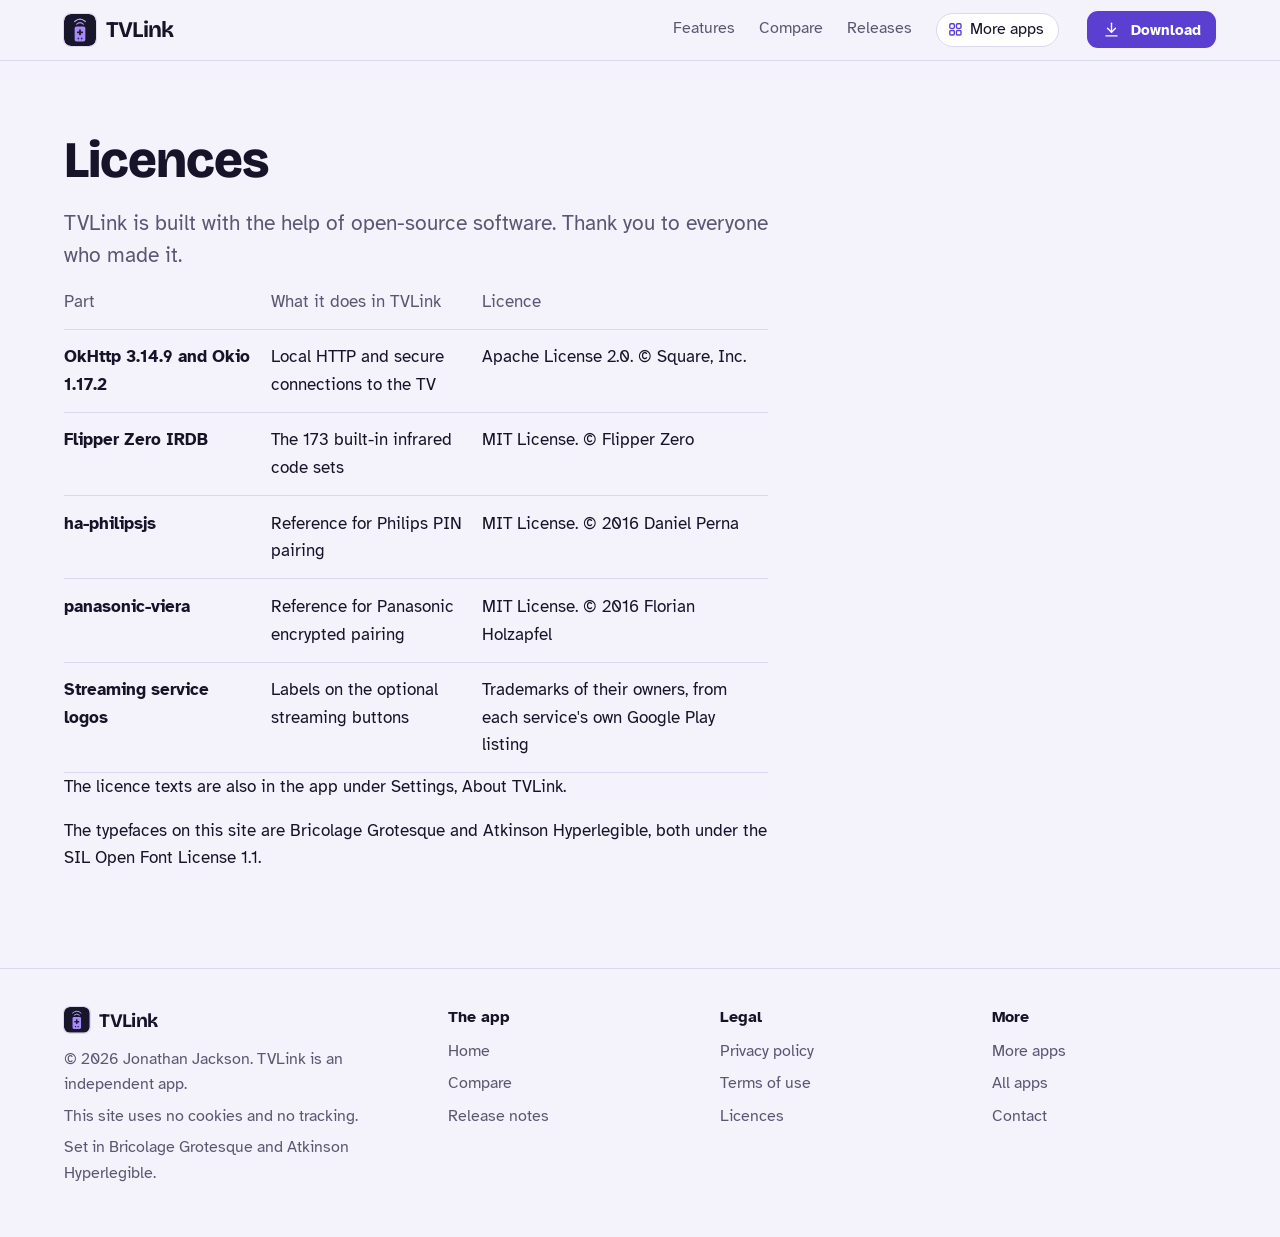
<file: licences.html>
<!DOCTYPE html>
<html lang="en-GB">
<head>
<meta charset="utf-8">
<meta name="viewport" content="width=device-width, initial-scale=1">
<title>TVLink licences</title>
<meta name="description" content="The open-source parts inside TVLink and their licences.">
<meta name="author" content="Jonathan Jackson">
<link rel="canonical" href="https://customgpter.github.io/tvlink/licences.html">
<meta name="theme-color" content="#f4f2fb" media="(prefers-color-scheme: light)">
<meta name="theme-color" content="#100e1d" media="(prefers-color-scheme: dark)">
<meta property="og:type" content="website">
<meta property="og:site_name" content="TVLink">
<meta property="og:title" content="TVLink licences">
<meta property="og:description" content="The open-source parts inside TVLink and their licences.">
<meta property="og:url" content="https://customgpter.github.io/tvlink/licences.html">
<meta property="og:image" content="https://customgpter.github.io/tvlink/assets/og.png">
<meta property="og:image:width" content="1200">
<meta property="og:image:height" content="630">
<meta property="og:image:alt" content="TVLink&#x27;s remote: power, input and guide keys above a large direction pad, with the Living room TV connected">
<meta property="og:locale" content="en_GB">
<meta name="twitter:card" content="summary_large_image">
<link rel="icon" href="./assets/favicon.svg" type="image/svg+xml">
<link rel="apple-touch-icon" href="./assets/apple-touch-icon.png">
<link rel="preload" href="./assets/fonts/bricolage-grotesque-latin.woff2" as="font" type="font/woff2" crossorigin>
<link rel="preload" href="./assets/fonts/atkinson-hyperlegible-latin-400-normal.woff2" as="font" type="font/woff2" crossorigin>
<link rel="stylesheet" href="./assets/site.css?v=1">
<link rel="stylesheet" href="./assets/house.css?v=1">
<link rel="stylesheet" href="./assets/apps-list.css?v=1">
<script src="./assets/apps-list.js?v=1" defer></script>
</head>
<body>
<a class="skip" href="#main">Skip to content</a>
<header class="masthead">
<div class="wrap">
<a class="brand" href="./" aria-label="TVLink home"><svg viewBox="0 0 108 108" aria-hidden="true"><rect width="108" height="108" rx="24" fill="#18162b"/><path d="M36 25.5Q54 9 72 25.5M43 34Q54 24.5 65 34" fill="none" stroke="#bca6ff" stroke-width="4" stroke-linecap="round"/><rect x="36" y="42" width="36" height="51" rx="6" fill="#a78bfa"/><path fill="#221a36" d="M51 52h6v7h7v6h-7v7h-6v-7h-7v-6h7zM46 80h5v5h-5zM57 80h5v5h-5z"/></svg><span>TVLink</span></a>
<nav aria-label="Main"><ul><li><a href="./#features">Features</a></li><li><a href="./compare.html">Compare</a></li><li><a href="./releases.html">Releases</a></li><li><a class="more-apps" href="./more-apps.html"><svg class="ico" viewBox="0 0 24 24" aria-hidden="true"><rect x="4" y="4" width="6.5" height="6.5" rx="1.6"/><rect x="13.5" y="4" width="6.5" height="6.5" rx="1.6"/><rect x="4" y="13.5" width="6.5" height="6.5" rx="1.6"/><rect x="13.5" y="13.5" width="6.5" height="6.5" rx="1.6"/></svg>More apps</a></li></ul></nav>
<a class="button small" href="https://github.com/CustomGPTer/tvlink/releases/latest/download/TVLink.apk"><svg class="ico" viewBox="0 0 24 24" aria-hidden="true"><path d="M12 4v11"/><path d="M7 10.5l5 5 5-5"/><path d="M5 20h14"/></svg>Download</a>
</div>
</header>
<main id="main" class="doc">
<div class="wrap">
<div class="measure">
<h1>Licences</h1>
<p class="lede">TVLink is built with the help of open-source software. Thank you to everyone who made it.</p>
<div class="scroll"><table><thead><tr><th scope="col">Part</th><th scope="col">What it does in TVLink</th><th scope="col">Licence</th></tr></thead><tbody><tr><th scope="row">OkHttp 3.14.9 and Okio 1.17.2</th><td>Local HTTP and secure connections to the TV</td><td>Apache License 2.0. &copy; Square, Inc.</td></tr><tr><th scope="row">Flipper Zero IRDB</th><td>The 173 built-in infrared code sets</td><td>MIT License. &copy; Flipper Zero</td></tr><tr><th scope="row">ha-philipsjs</th><td>Reference for Philips PIN pairing</td><td>MIT License. &copy; 2016 Daniel Perna</td></tr><tr><th scope="row">panasonic-viera</th><td>Reference for Panasonic encrypted pairing</td><td>MIT License. &copy; 2016 Florian Holzapfel</td></tr><tr><th scope="row">Streaming service logos</th><td>Labels on the optional streaming buttons</td><td>Trademarks of their owners, from each service's own Google Play listing</td></tr></tbody></table></div>
<p>The licence texts are also in the app under Settings, About TVLink.</p>
<p>The typefaces on this site are Bricolage Grotesque and Atkinson Hyperlegible, both under the SIL Open Font License 1.1.</p>
</div>
</div>
</main>
<footer class="colophon">
<div class="wrap">
<div>
<a class="brand" href="./" aria-label="TVLink home"><svg viewBox="0 0 108 108" aria-hidden="true"><rect width="108" height="108" rx="24" fill="#18162b"/><path d="M36 25.5Q54 9 72 25.5M43 34Q54 24.5 65 34" fill="none" stroke="#bca6ff" stroke-width="4" stroke-linecap="round"/><rect x="36" y="42" width="36" height="51" rx="6" fill="#a78bfa"/><path fill="#221a36" d="M51 52h6v7h7v6h-7v7h-6v-7h-7v-6h7zM46 80h5v5h-5zM57 80h5v5h-5z"/></svg><span>TVLink</span></a>
<p>&copy; 2026 Jonathan Jackson. TVLink is an independent app.</p>
<p>This site uses no cookies and no tracking.</p>
<p>Set in Bricolage Grotesque and Atkinson Hyperlegible.</p>
</div>
<nav aria-label="The app"><h2>The app</h2><ul>
<li><a href="./">Home</a></li>
<li><a href="./compare.html">Compare</a></li>
<li><a href="./releases.html">Release notes</a></li>

</ul></nav>
<nav aria-label="Legal"><h2>Legal</h2><ul>
<li><a href="./privacy.html">Privacy policy</a></li>
<li><a href="./terms.html">Terms of use</a></li>
<li><a href="./licences.html">Licences</a></li>
</ul></nav>
<nav aria-label="More"><h2>More</h2><ul>
<li><a href="./more-apps.html">More apps</a></li>
<li><a href="https://customgpter.github.io/">All apps</a></li>
<li><a href="https://github.com/CustomGPTer/tvlink/issues">Contact</a></li>
</ul></nav>
</div>
</footer>
</body>
</html>
</file>
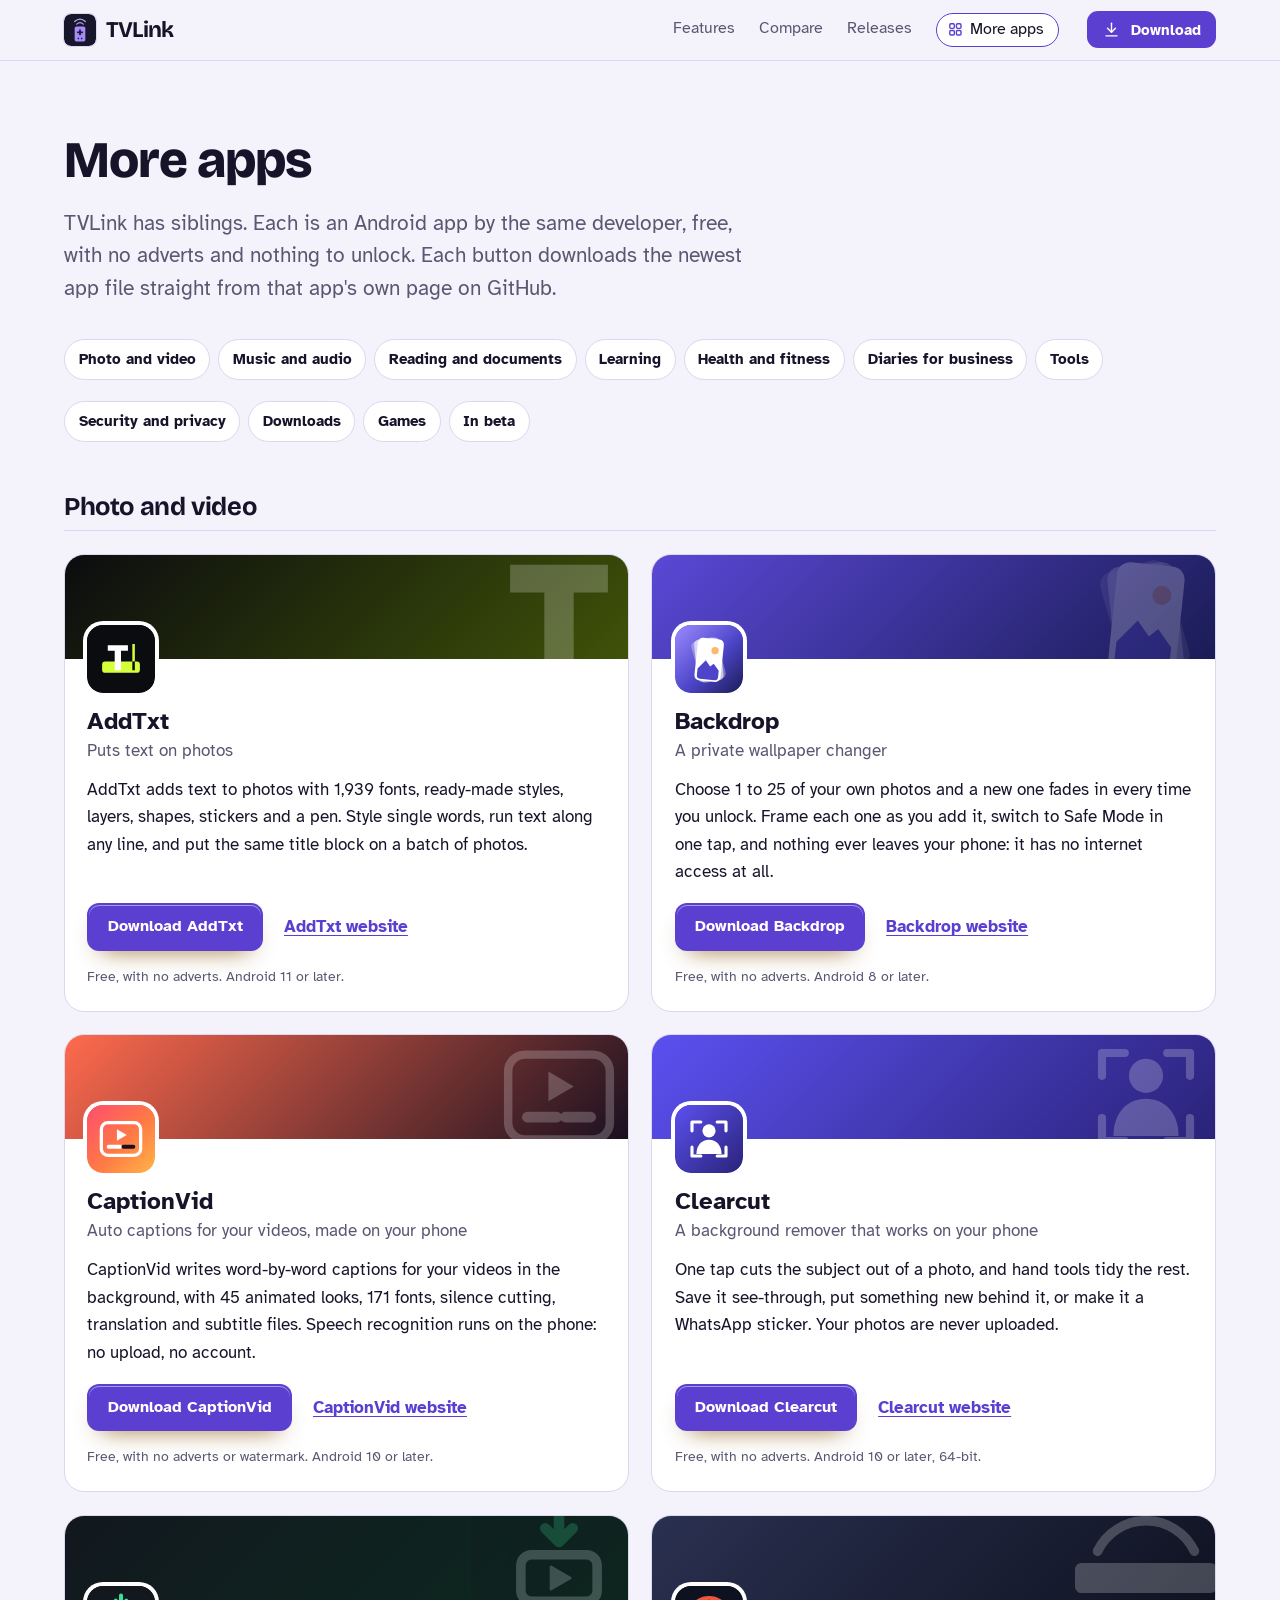
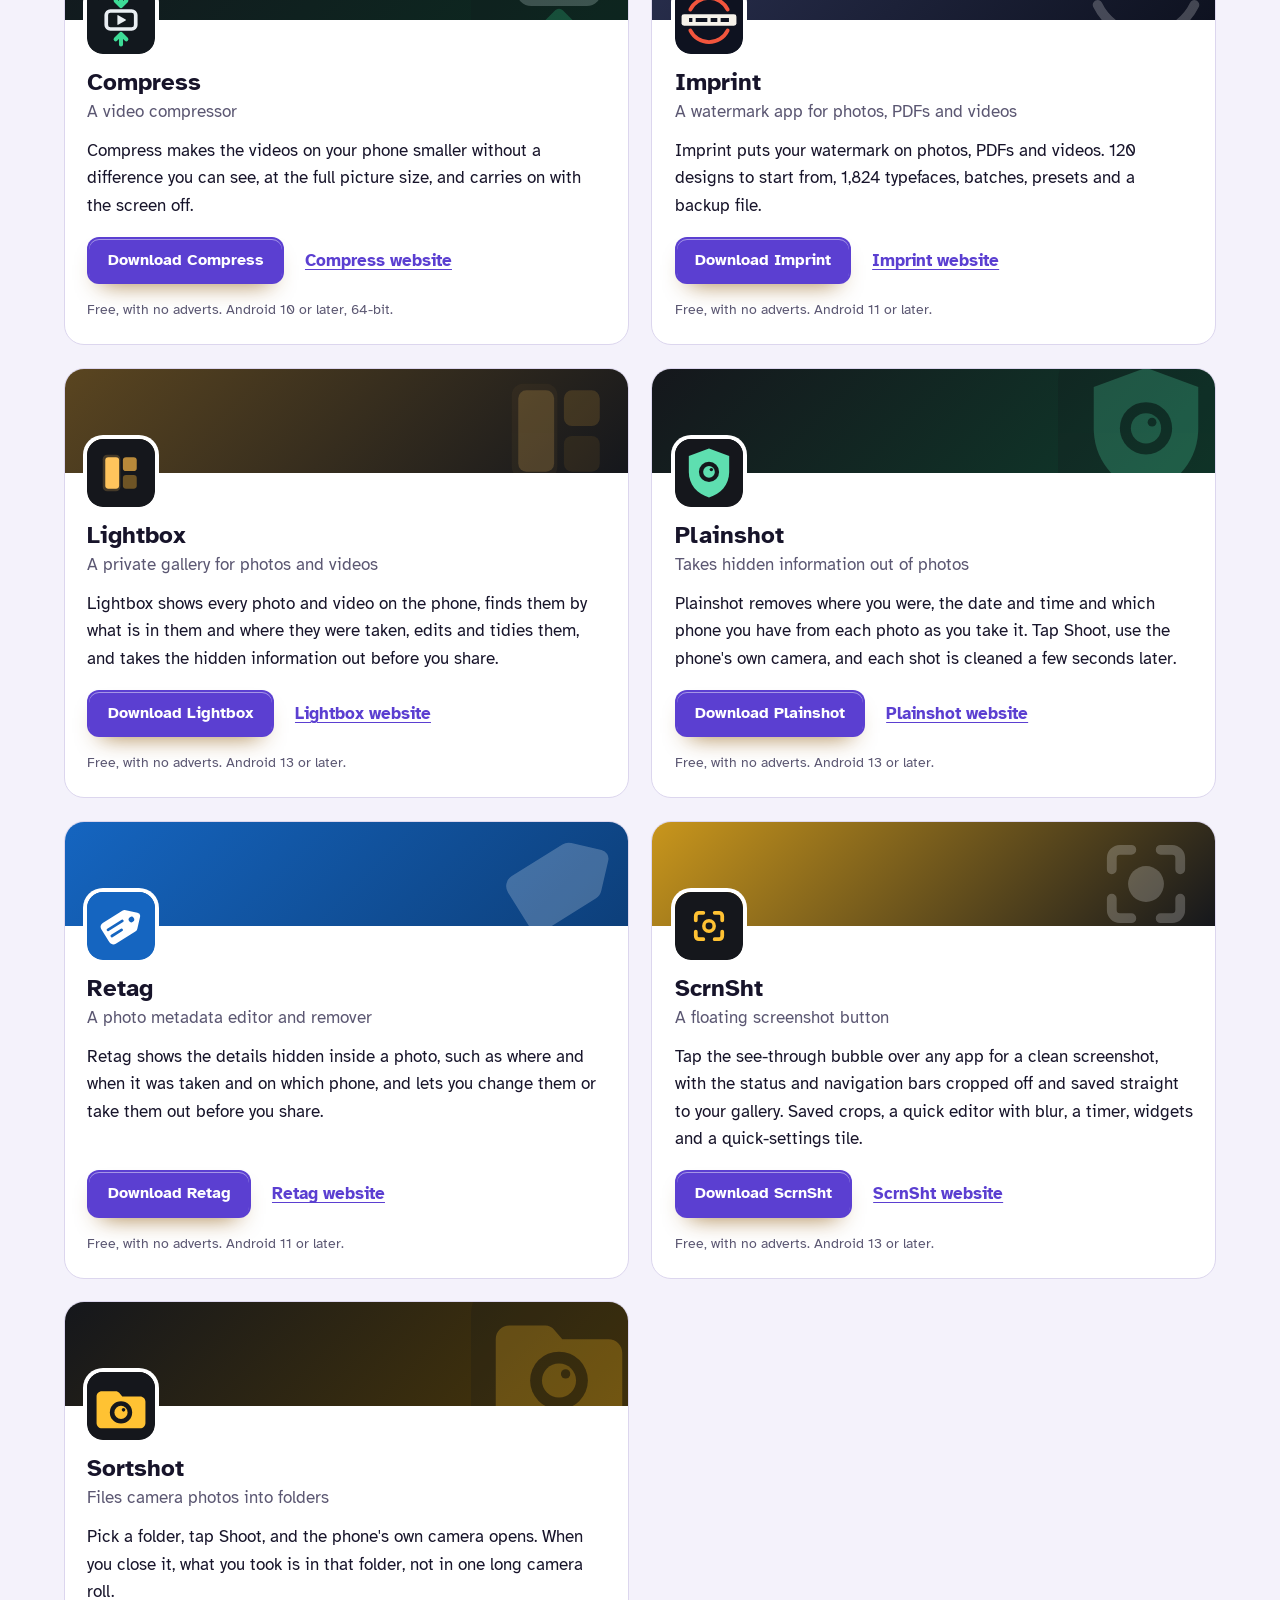
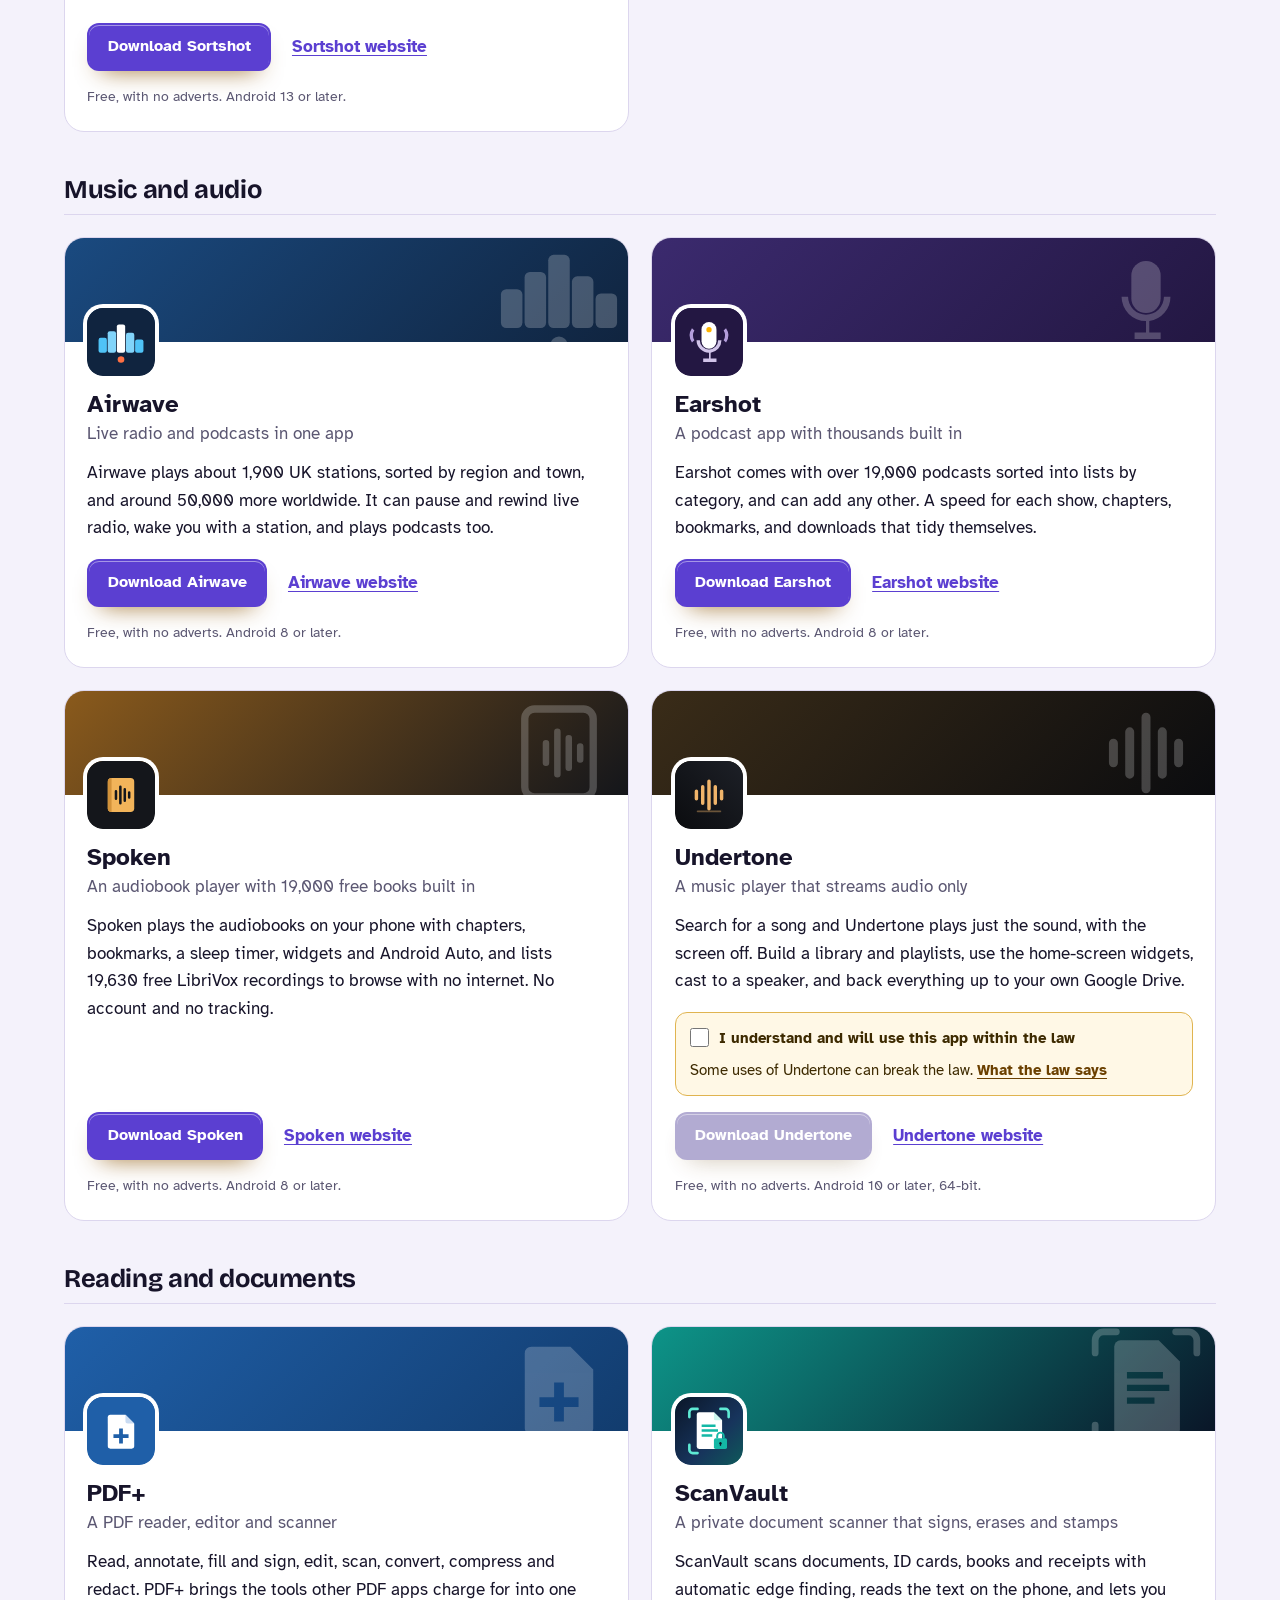
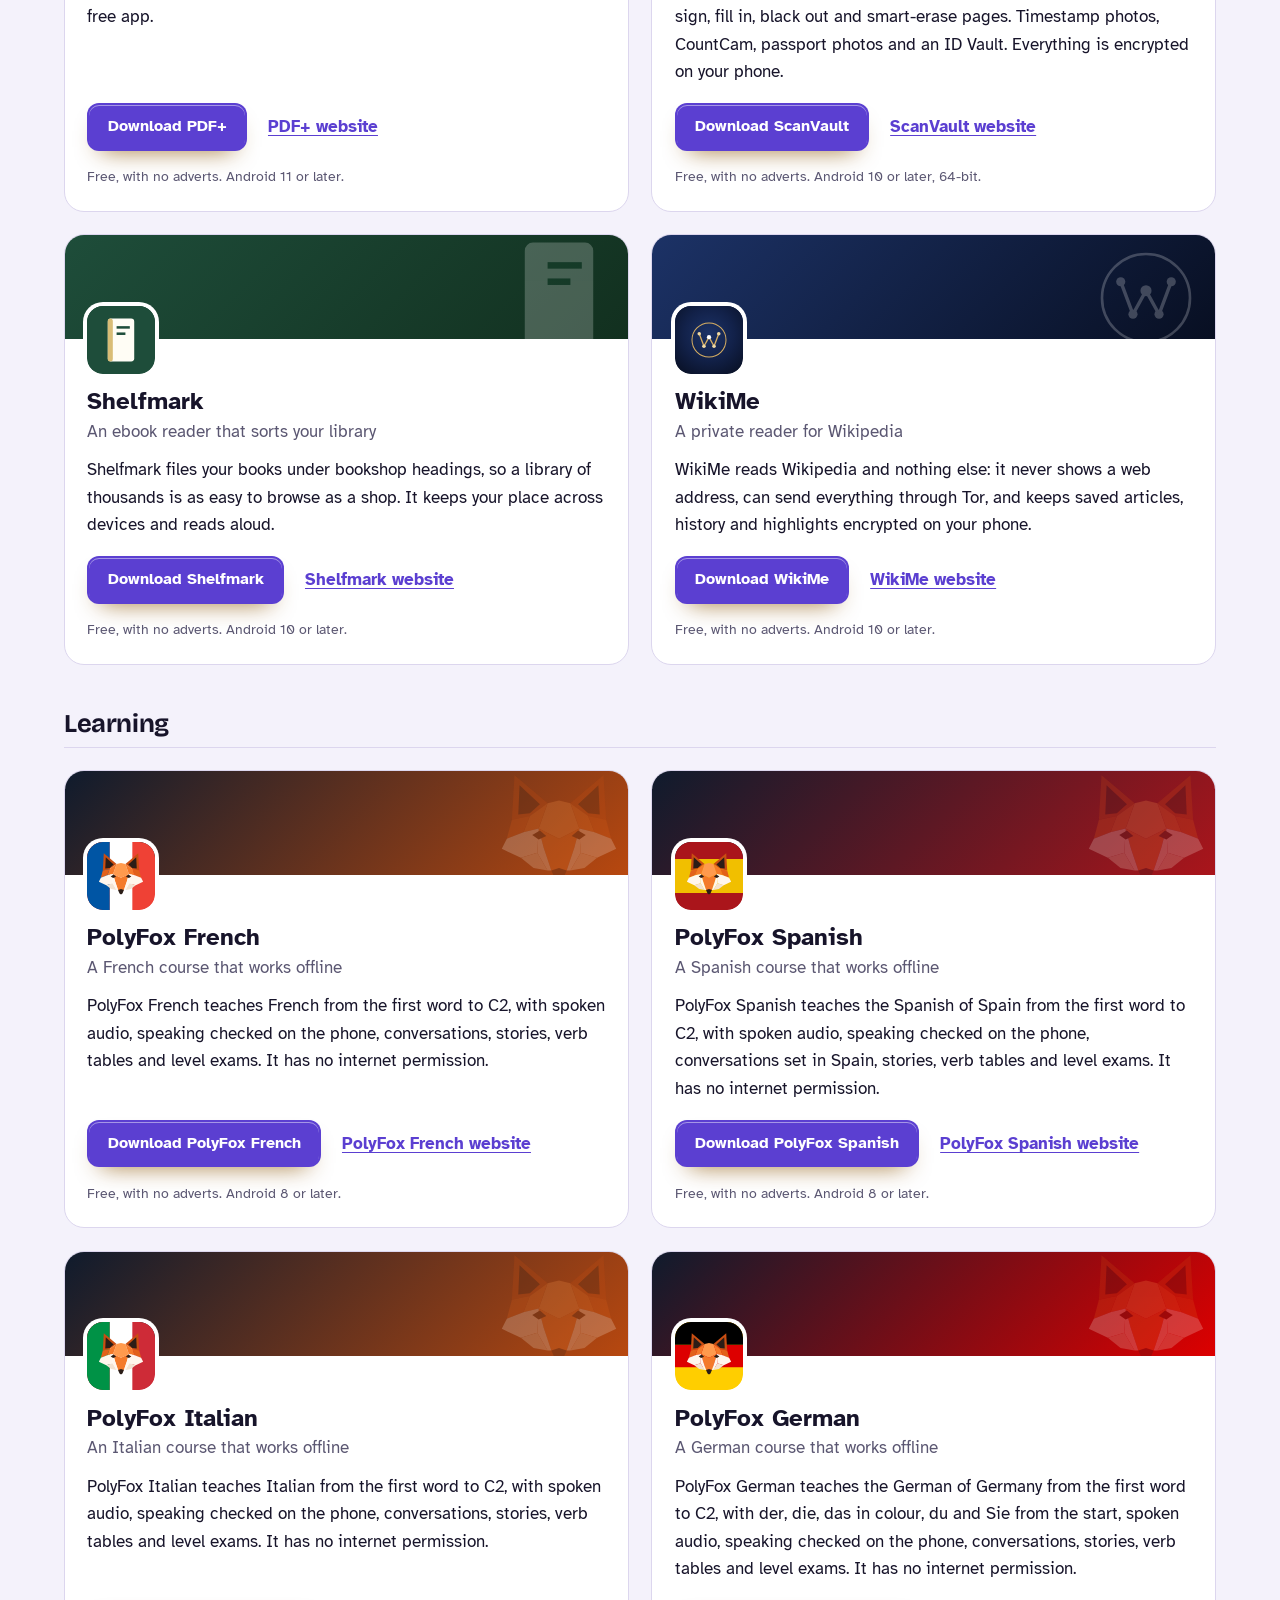
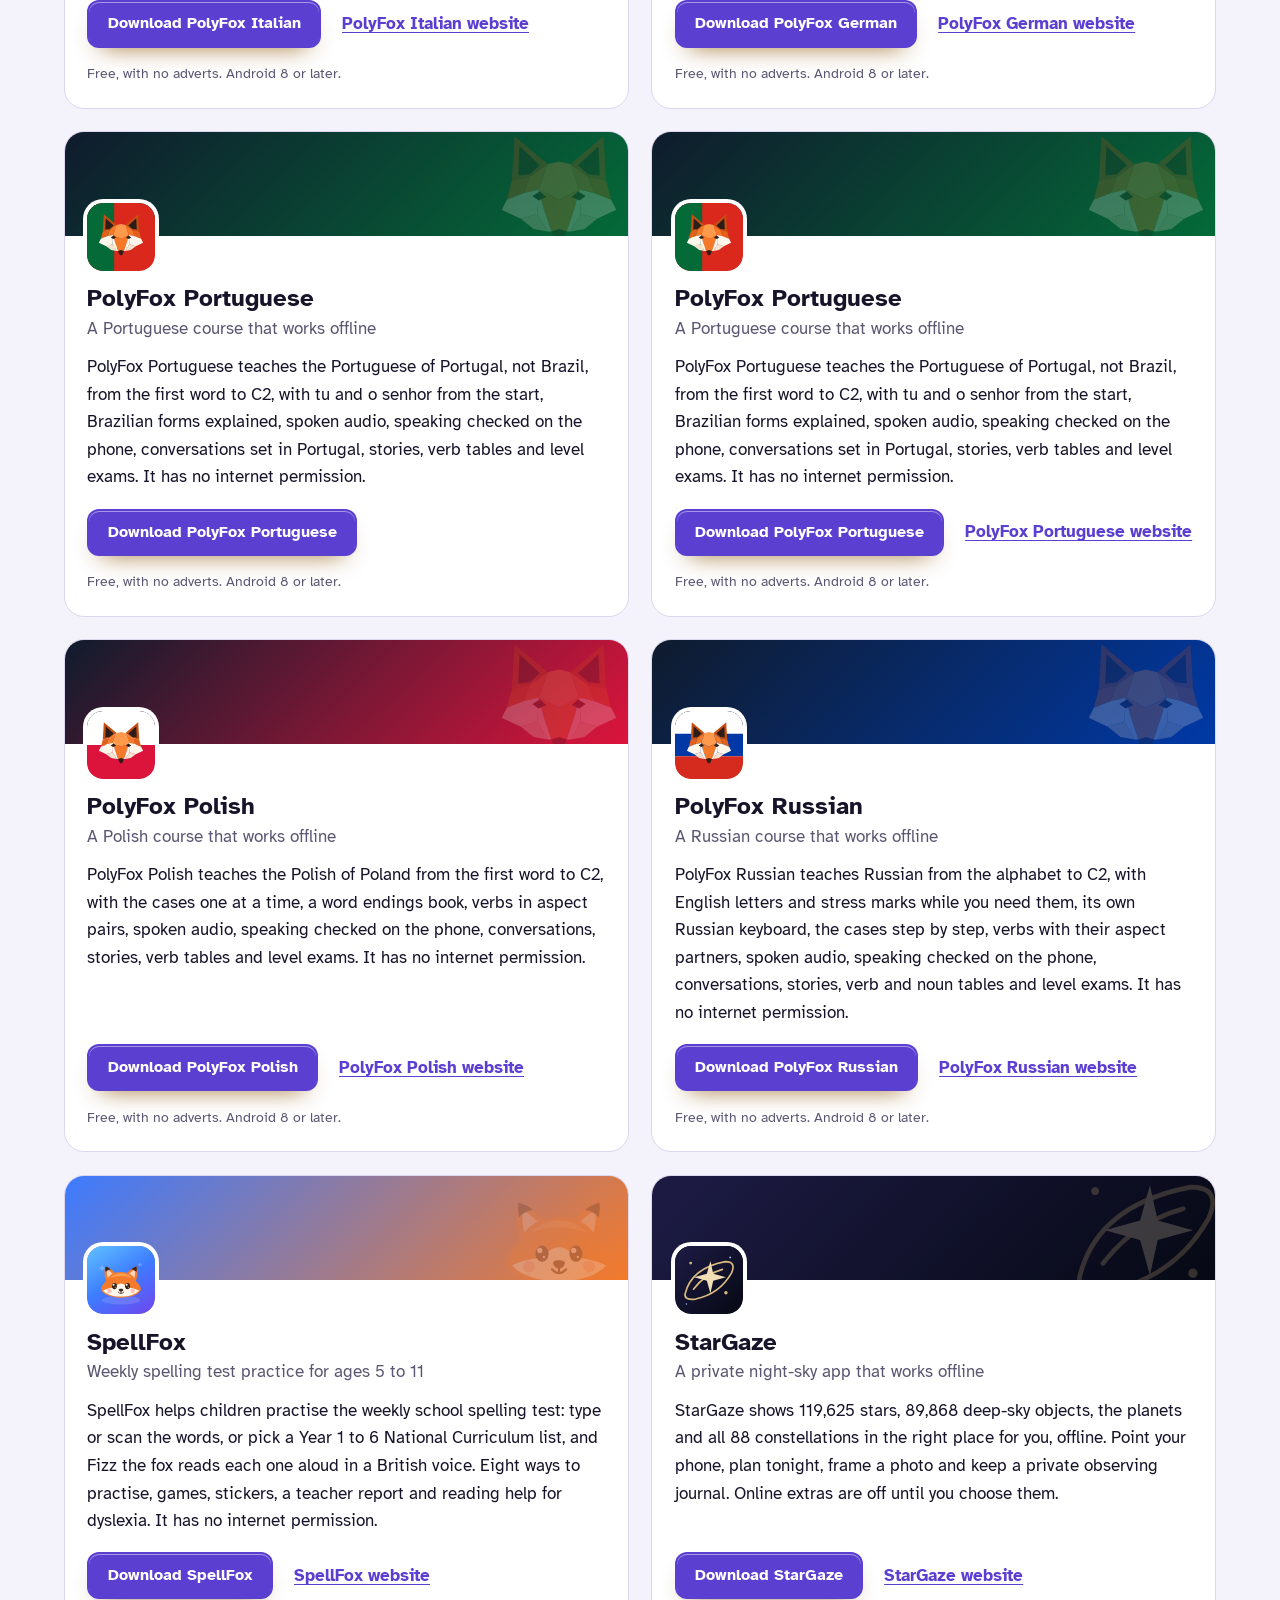
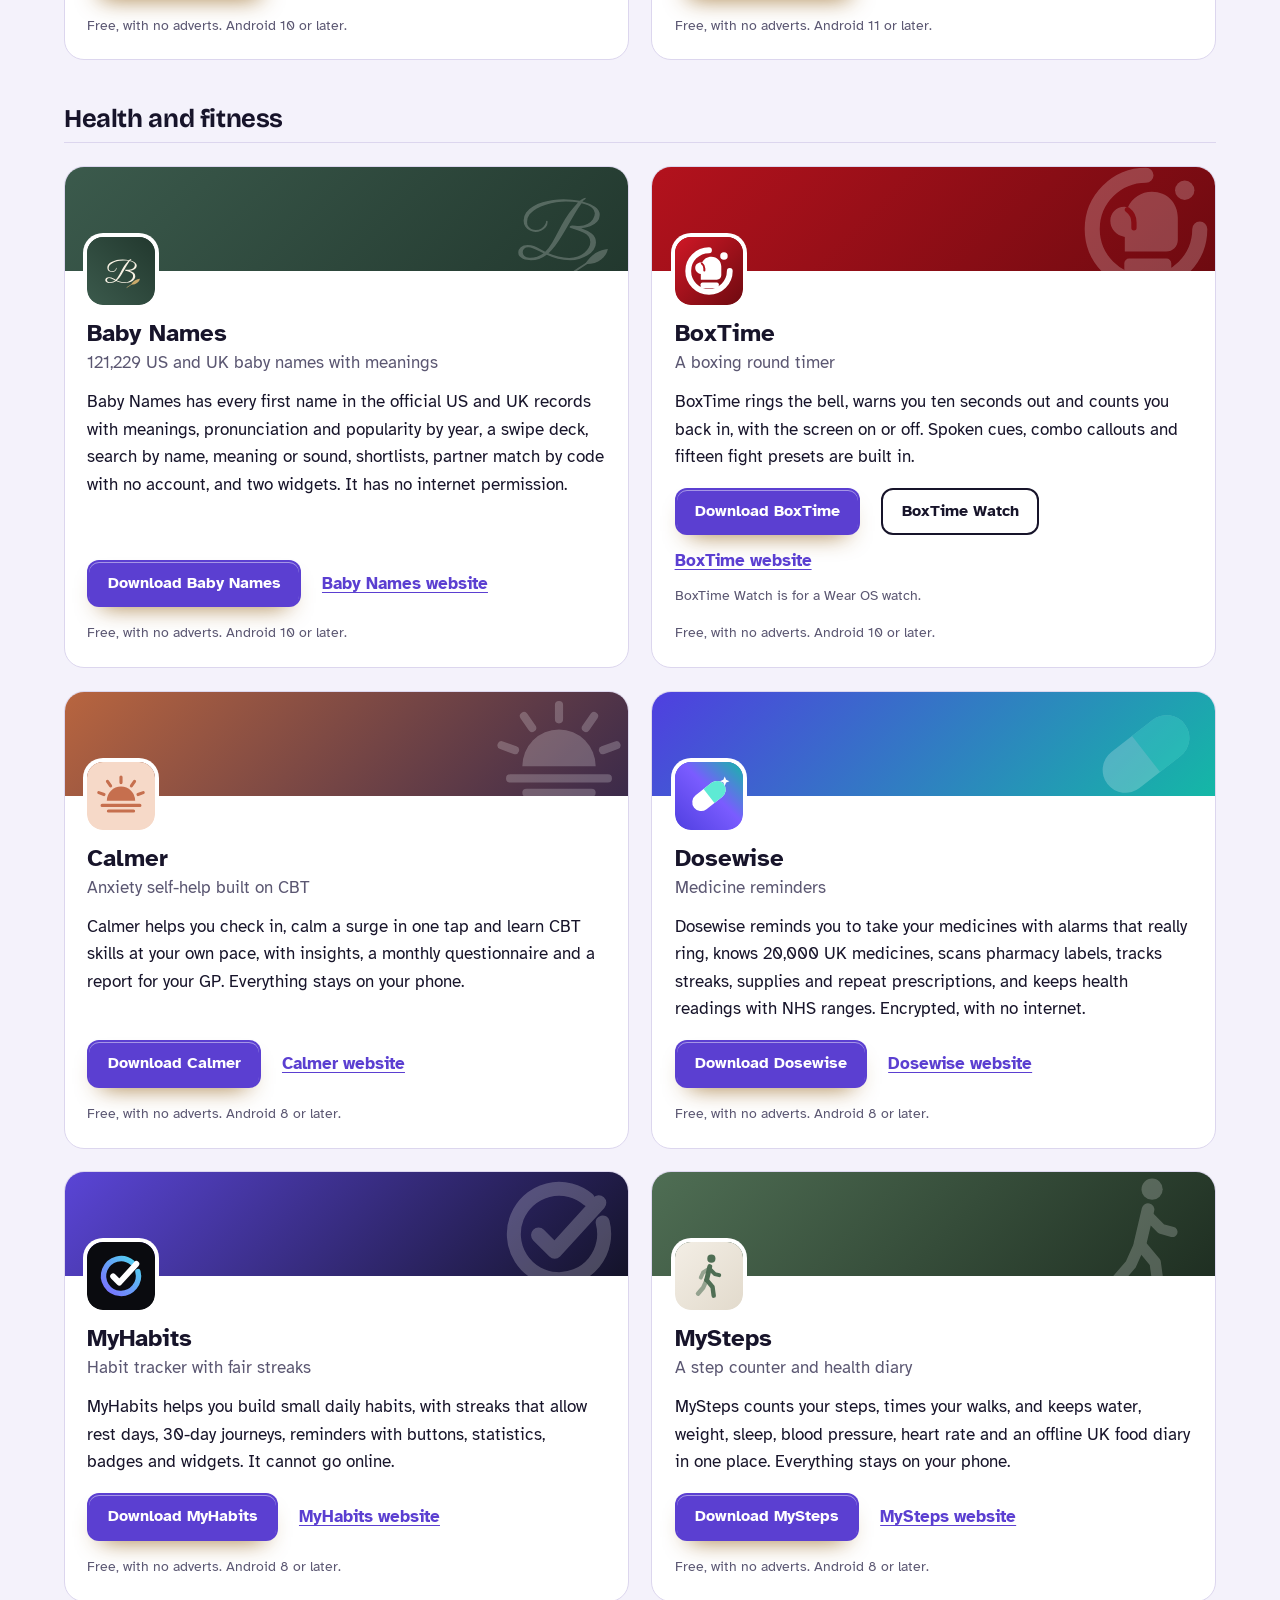
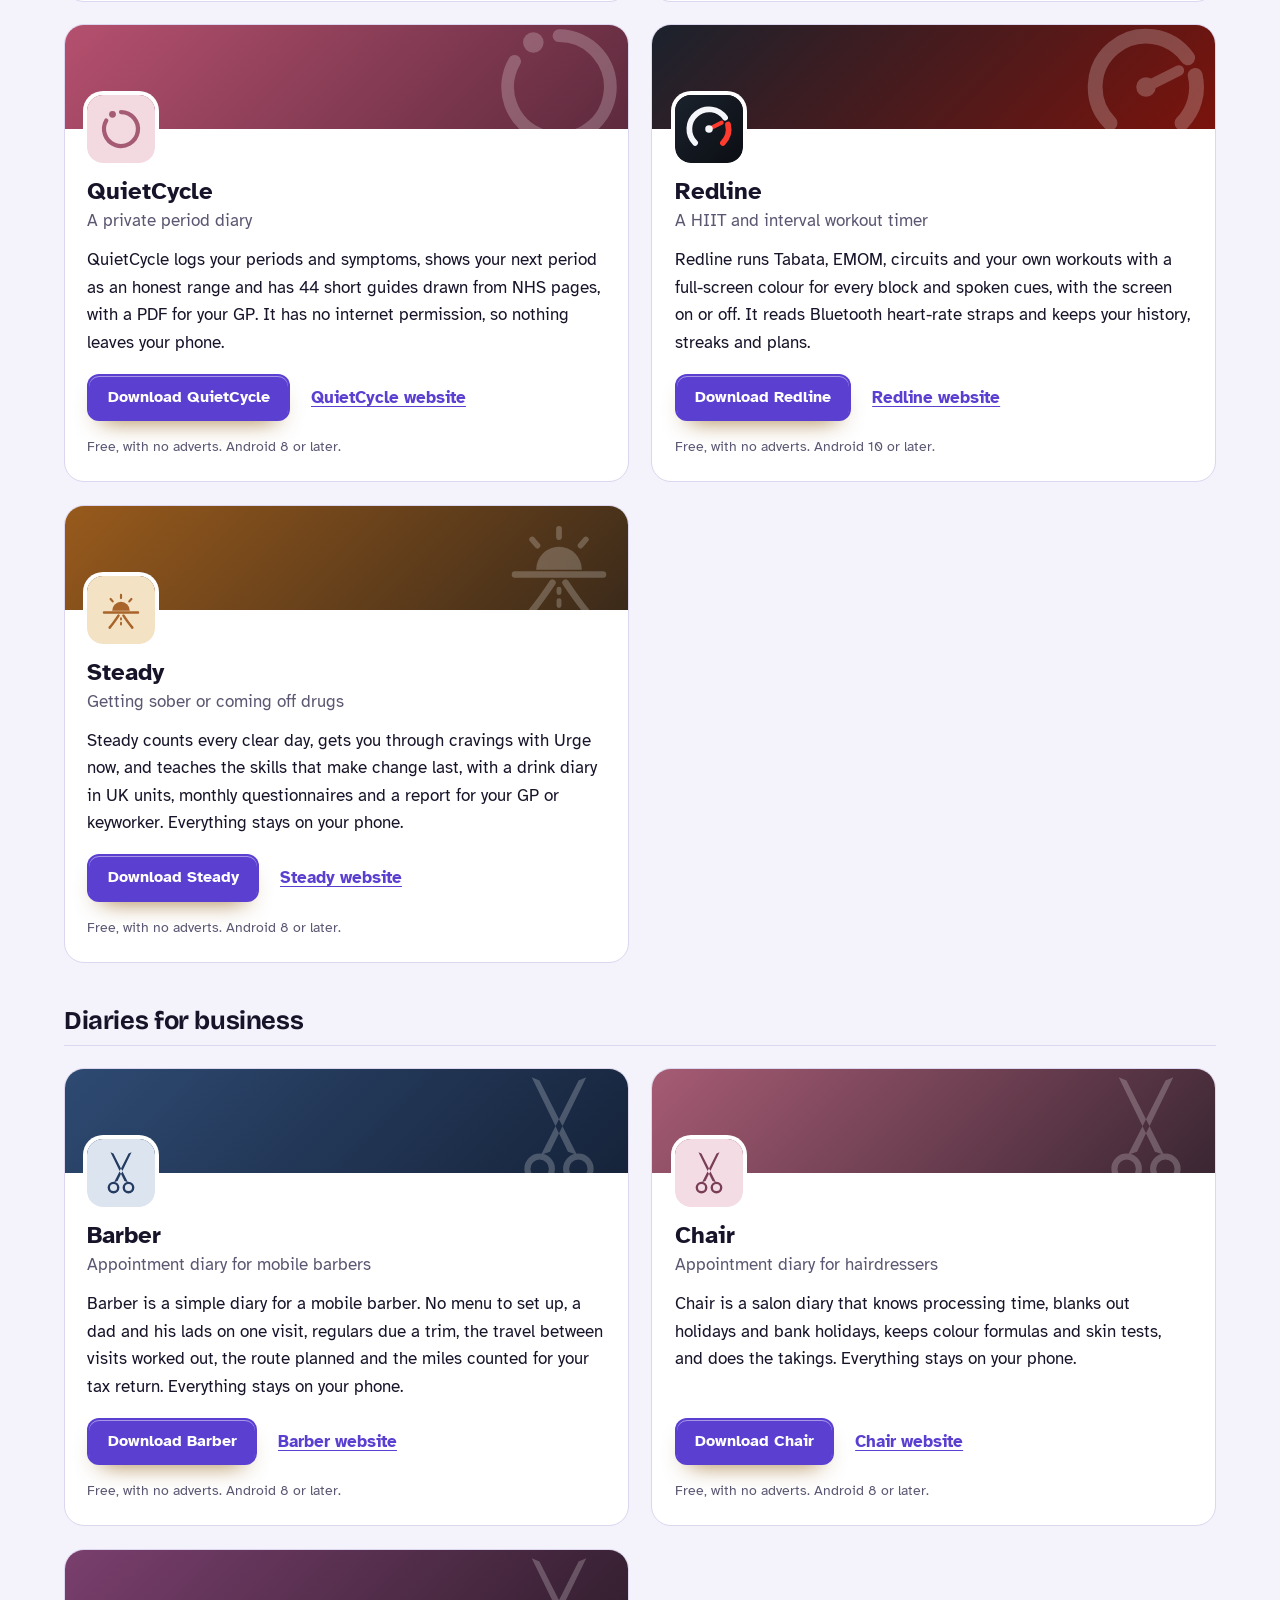
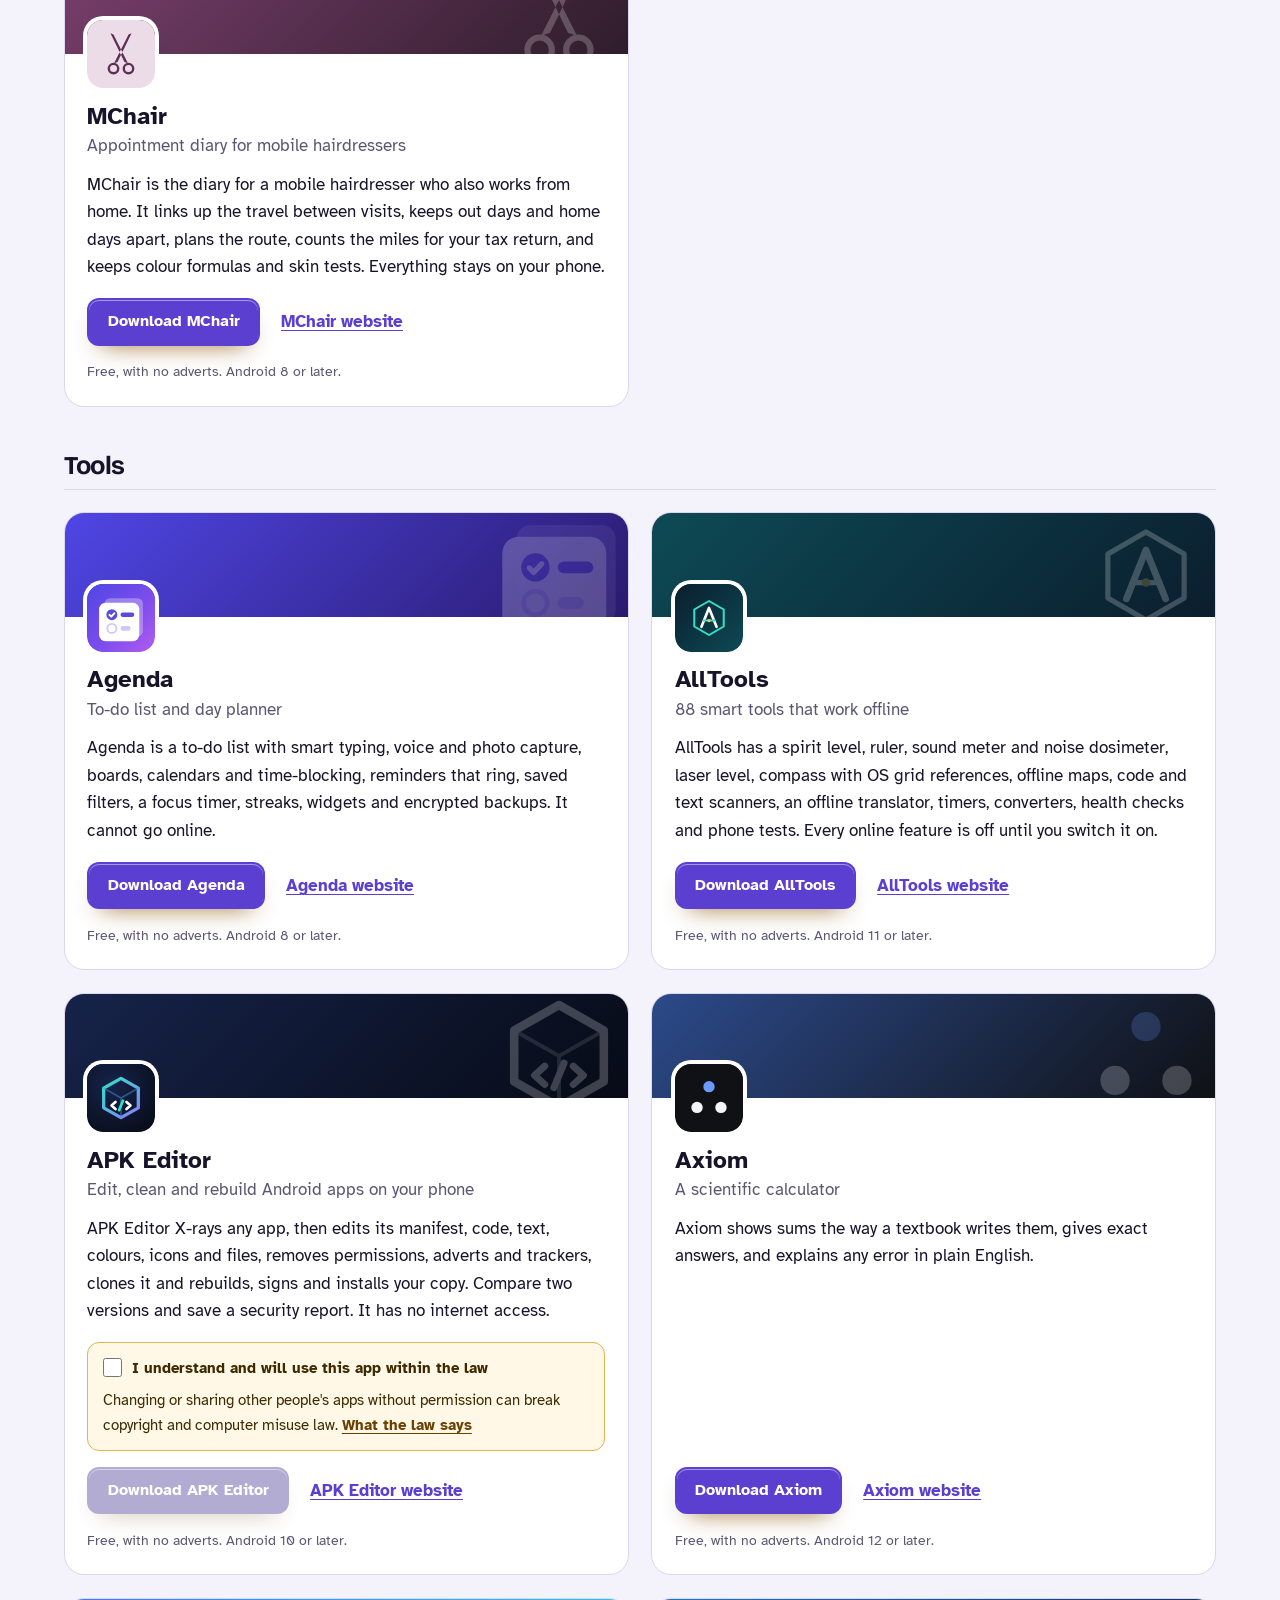
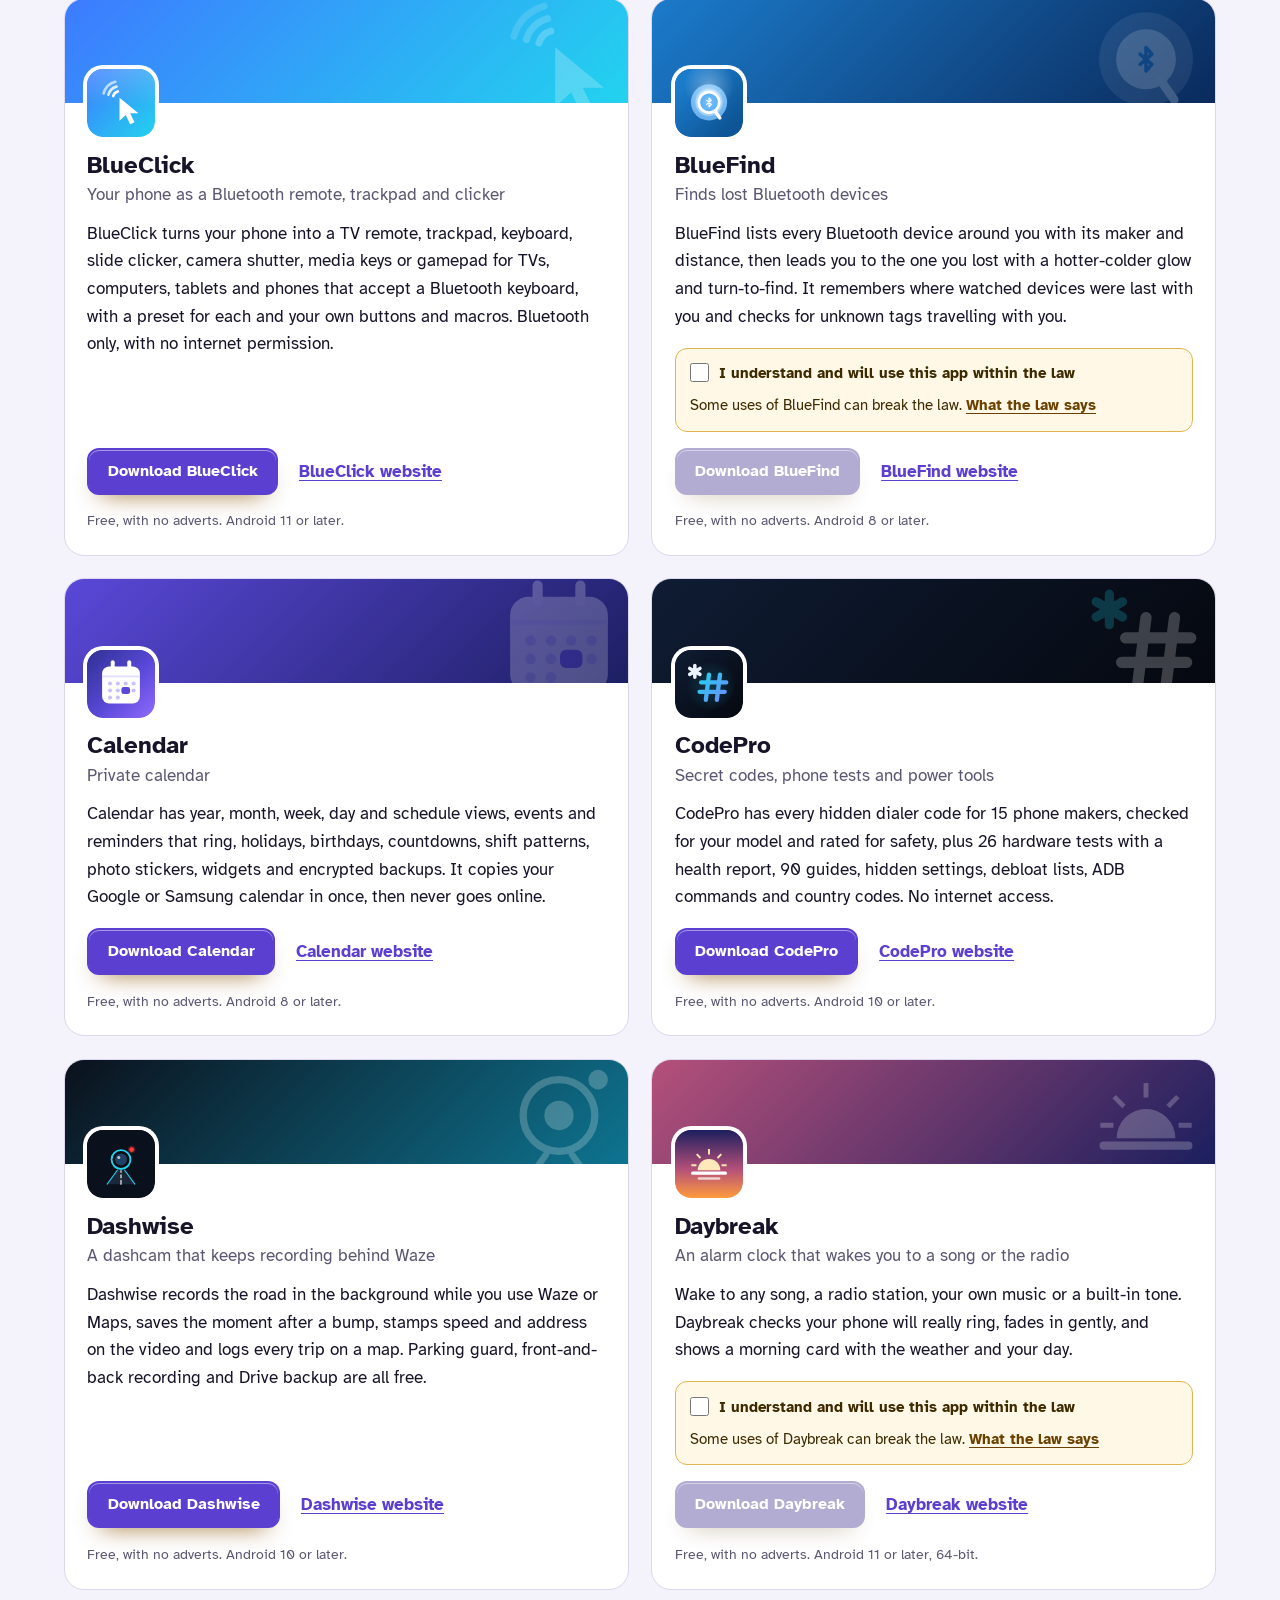
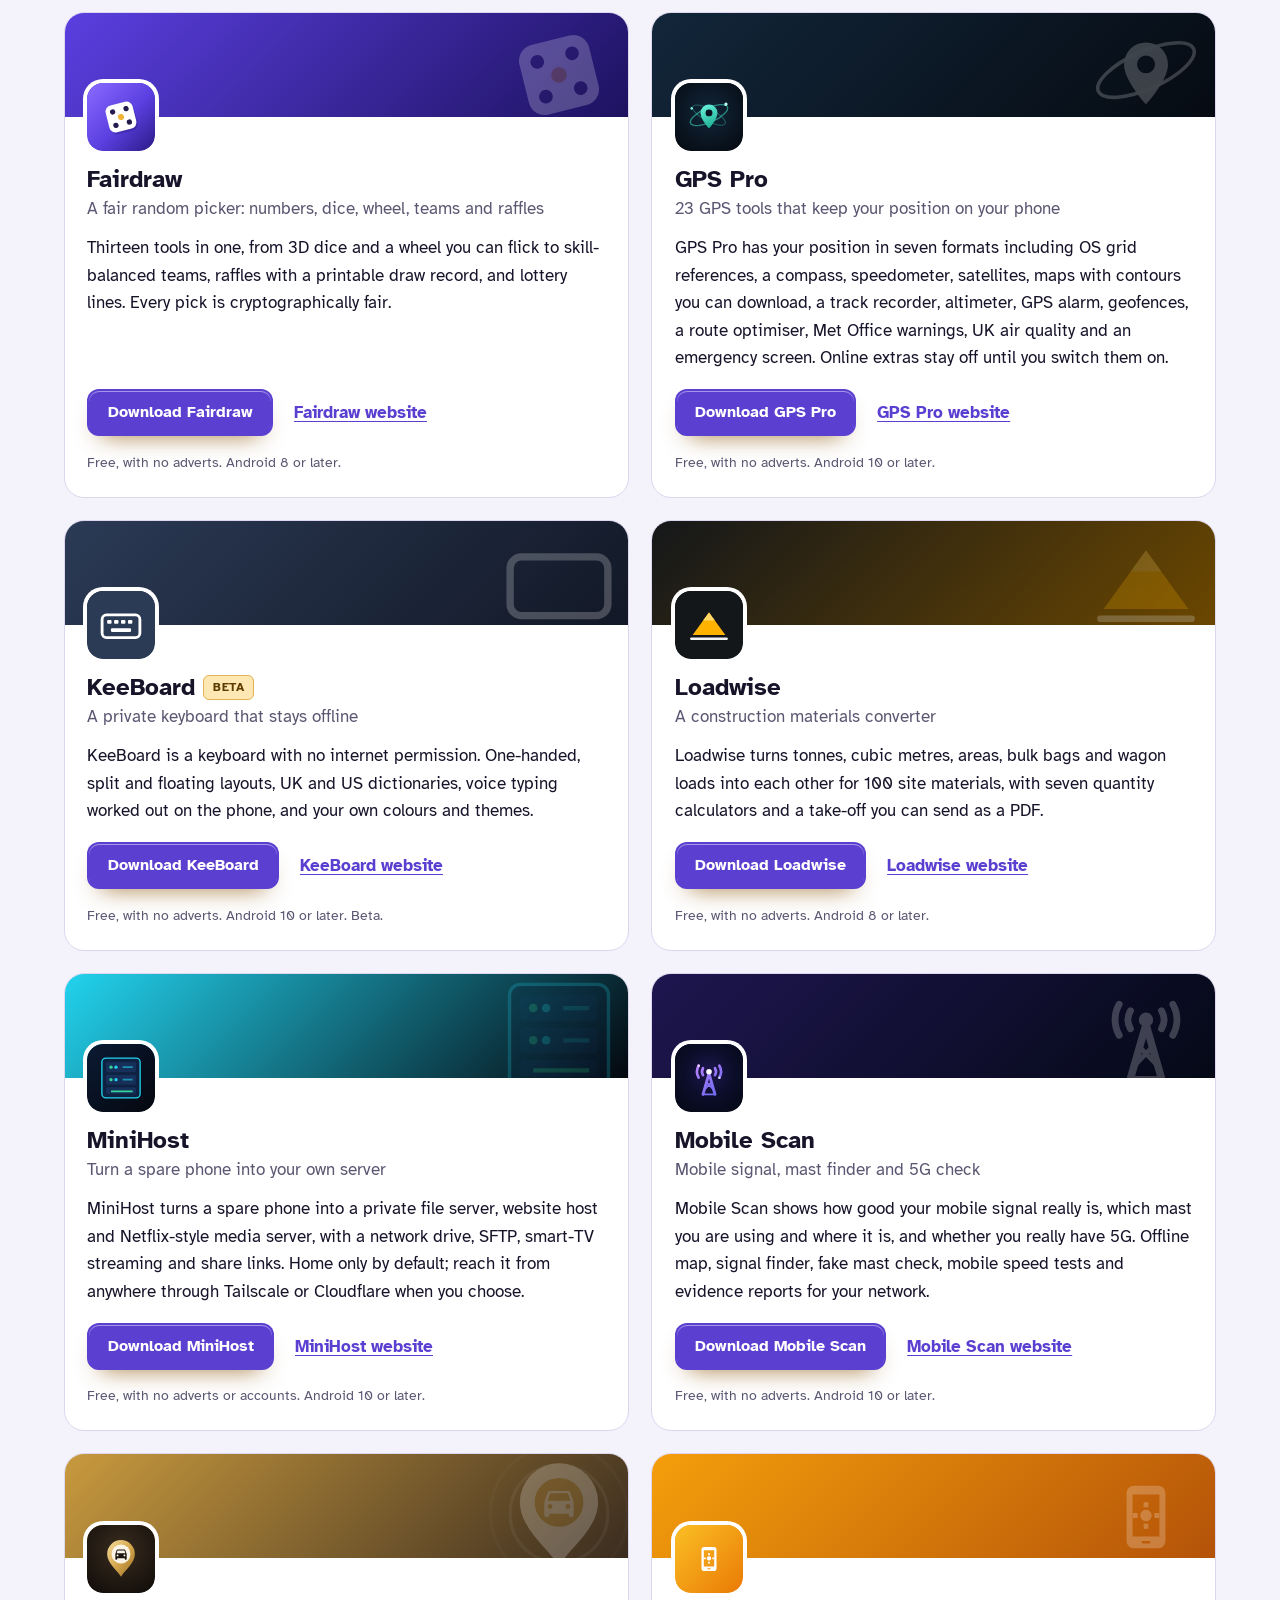
<file: more-apps.html>
<!DOCTYPE html>
<html lang="en-GB">
<head>
<meta charset="utf-8">
<meta name="viewport" content="width=device-width, initial-scale=1">
<title>More free Android apps from the maker of TVLink</title>
<meta name="description" content="All 99 free Android apps from the maker of TVLink, in one list by category, each with its download and a link to its website.">
<meta name="author" content="Jonathan Jackson">
<link rel="canonical" href="https://customgpter.github.io/tvlink/more-apps.html">
<meta name="theme-color" content="#f4f2fb" media="(prefers-color-scheme: light)">
<meta name="theme-color" content="#100e1d" media="(prefers-color-scheme: dark)">
<meta property="og:type" content="website">
<meta property="og:site_name" content="TVLink">
<meta property="og:title" content="More free Android apps from the maker of TVLink">
<meta property="og:description" content="All 99 free Android apps from the maker of TVLink, in one list by category, each with its download and a link to its website.">
<meta property="og:url" content="https://customgpter.github.io/tvlink/more-apps.html">
<meta property="og:image" content="https://customgpter.github.io/tvlink/assets/og.png">
<meta property="og:image:width" content="1200">
<meta property="og:image:height" content="630">
<meta property="og:image:alt" content="TVLink&#x27;s remote: power, input and guide keys above a large direction pad, with the Living room TV connected">
<meta property="og:locale" content="en_GB">
<meta name="twitter:card" content="summary_large_image">
<link rel="icon" href="./assets/favicon.svg" type="image/svg+xml">
<link rel="apple-touch-icon" href="./assets/apple-touch-icon.png">
<link rel="preload" href="./assets/fonts/bricolage-grotesque-latin.woff2" as="font" type="font/woff2" crossorigin>
<link rel="preload" href="./assets/fonts/atkinson-hyperlegible-latin-400-normal.woff2" as="font" type="font/woff2" crossorigin>
<link rel="stylesheet" href="./assets/site.css?v=1">
<link rel="stylesheet" href="./assets/house.css?v=1">
<script type="application/ld+json">{"@context":"https://schema.org","@type":"ItemList","name":"Apps from the maker of TVLink","url":"https://customgpter.github.io/tvlink/more-apps.html","itemListElement":[{"@type":"ListItem","position":1,"name":"AddTxt","url":"https://customgpter.github.io/addtxt/"},{"@type":"ListItem","position":2,"name":"Backdrop","url":"https://customgpter.github.io/backdrop/"},{"@type":"ListItem","position":3,"name":"CaptionVid","url":"https://customgpter.github.io/captionvid/"},{"@type":"ListItem","position":4,"name":"Clearcut","url":"https://customgpter.github.io/clearcut/"},{"@type":"ListItem","position":5,"name":"Compress","url":"https://customgpter.github.io/compress/"},{"@type":"ListItem","position":6,"name":"Imprint","url":"https://customgpter.github.io/imprint/"},{"@type":"ListItem","position":7,"name":"Lightbox","url":"https://customgpter.github.io/lightbox/"},{"@type":"ListItem","position":8,"name":"Plainshot","url":"https://customgpter.github.io/plainshot/"},{"@type":"ListItem","position":9,"name":"Retag","url":"https://customgpter.github.io/retag/"},{"@type":"ListItem","position":10,"name":"ScrnSht","url":"https://customgpter.github.io/scrnsht/"},{"@type":"ListItem","position":11,"name":"Sortshot","url":"https://customgpter.github.io/sortshot/"},{"@type":"ListItem","position":12,"name":"Airwave","url":"https://customgpter.github.io/airwave/"},{"@type":"ListItem","position":13,"name":"Earshot","url":"https://customgpter.github.io/earshot/"},{"@type":"ListItem","position":14,"name":"Spoken","url":"https://customgpter.github.io/spoken/"},{"@type":"ListItem","position":15,"name":"Undertone","url":"https://customgpter.github.io/undertone/"},{"@type":"ListItem","position":16,"name":"PDF+","url":"https://customgpter.github.io/pdfplus/"},{"@type":"ListItem","position":17,"name":"ScanVault","url":"https://customgpter.github.io/scanvault/"},{"@type":"ListItem","position":18,"name":"Shelfmark","url":"https://customgpter.github.io/shelfmark/"},{"@type":"ListItem","position":19,"name":"WikiMe","url":"https://customgpter.github.io/wikime/"},{"@type":"ListItem","position":20,"name":"PolyFox French","url":"https://customgpter.github.io/polyfox/"},{"@type":"ListItem","position":21,"name":"PolyFox German","url":"https://customgpter.github.io/polyfox-german/"},{"@type":"ListItem","position":22,"name":"PolyFox Portuguese","url":"https://customgpter.github.io/polyfox-portuguese/"},{"@type":"ListItem","position":23,"name":"PolyFox Polish","url":"https://customgpter.github.io/polyfox-polish/"},{"@type":"ListItem","position":24,"name":"PolyFox Russian","url":"https://customgpter.github.io/polyfox-russian/"},{"@type":"ListItem","position":25,"name":"SpellFox","url":"https://customgpter.github.io/spellfox/"},{"@type":"ListItem","position":26,"name":"StarGaze","url":"https://customgpter.github.io/stargaze/"},{"@type":"ListItem","position":27,"name":"Baby Names","url":"https://customgpter.github.io/babynames/"},{"@type":"ListItem","position":28,"name":"BoxTime","url":"https://customgpter.github.io/boxtime/"},{"@type":"ListItem","position":29,"name":"Calmer","url":"https://customgpter.github.io/calmer/"},{"@type":"ListItem","position":30,"name":"Dosewise","url":"https://customgpter.github.io/dosewise/"},{"@type":"ListItem","position":31,"name":"MyHabits","url":"https://customgpter.github.io/myhabits/"},{"@type":"ListItem","position":32,"name":"MySteps","url":"https://customgpter.github.io/mysteps/"},{"@type":"ListItem","position":33,"name":"QuietCycle","url":"https://customgpter.github.io/quietcycle/"},{"@type":"ListItem","position":34,"name":"Redline","url":"https://customgpter.github.io/redline/"},{"@type":"ListItem","position":35,"name":"Steady","url":"https://customgpter.github.io/steady/"},{"@type":"ListItem","position":36,"name":"Barber","url":"https://customgpter.github.io/barber/"},{"@type":"ListItem","position":37,"name":"Chair","url":"https://customgpter.github.io/chair/"},{"@type":"ListItem","position":38,"name":"MChair","url":"https://customgpter.github.io/mchair/"},{"@type":"ListItem","position":39,"name":"Agenda","url":"https://customgpter.github.io/agenda/"},{"@type":"ListItem","position":40,"name":"AllTools","url":"https://customgpter.github.io/alltools/"},{"@type":"ListItem","position":41,"name":"APK Editor","url":"https://customgpter.github.io/apkeditor/"},{"@type":"ListItem","position":42,"name":"Axiom","url":"https://customgpter.github.io/axiom/"},{"@type":"ListItem","position":43,"name":"BlueClick","url":"https://customgpter.github.io/blueclick/"},{"@type":"ListItem","position":44,"name":"BlueFind","url":"https://customgpter.github.io/bluefind/"},{"@type":"ListItem","position":45,"name":"Calendar","url":"https://customgpter.github.io/calendar/"},{"@type":"ListItem","position":46,"name":"CodePro","url":"https://customgpter.github.io/codepro/"},{"@type":"ListItem","position":47,"name":"Dashwise","url":"https://customgpter.github.io/dashwise/"},{"@type":"ListItem","position":48,"name":"Daybreak","url":"https://customgpter.github.io/daybreak/"},{"@type":"ListItem","position":49,"name":"Fairdraw","url":"https://customgpter.github.io/fairdraw/"},{"@type":"ListItem","position":50,"name":"GPS Pro","url":"https://customgpter.github.io/gpspro/"},{"@type":"ListItem","position":51,"name":"KeeBoard","url":"https://customgpter.github.io/keeboard/"},{"@type":"ListItem","position":52,"name":"Loadwise","url":"https://customgpter.github.io/loadwise/"},{"@type":"ListItem","position":53,"name":"MiniHost","url":"https://customgpter.github.io/minihost/"},{"@type":"ListItem","position":54,"name":"Mobile Scan","url":"https://customgpter.github.io/mobilescan/"},{"@type":"ListItem","position":55,"name":"Parkwise","url":"https://customgpter.github.io/parkwise/"},{"@type":"ListItem","position":56,"name":"Pocketmind","url":"https://customgpter.github.io/pocketmind/"},{"@type":"ListItem","position":57,"name":"Refine","url":"https://customgpter.github.io/refine/"},{"@type":"ListItem","position":58,"name":"Shiftwise","url":"https://customgpter.github.io/shiftwise/"},{"@type":"ListItem","position":59,"name":"SimpleCalc","url":"https://customgpter.github.io/simplecalc/"},{"@type":"ListItem","position":60,"name":"Skyline","url":"https://customgpter.github.io/skyline/"},{"@type":"ListItem","position":61,"name":"Slipway","url":"https://customgpter.github.io/slipway/"},{"@type":"ListItem","position":62,"name":"Tagger","url":"https://customgpter.github.io/tagger/"},{"@type":"ListItem","position":63,"name":"TotalClean","url":"https://customgpter.github.io/totalclean/"},{"@type":"ListItem","position":64,"name":"TVLink","url":"https://customgpter.github.io/tvlink/"},{"@type":"ListItem","position":65,"name":"Unbox","url":"https://customgpter.github.io/unbox/"},{"@type":"ListItem","position":66,"name":"WhatsKeep","url":"https://customgpter.github.io/whatskeep/"},{"@type":"ListItem","position":67,"name":"WiFi Scan","url":"https://customgpter.github.io/wifiscan/"},{"@type":"ListItem","position":68,"name":"Auditly","url":"https://customgpter.github.io/auditly/"},{"@type":"ListItem","position":69,"name":"Backchannel","url":"https://customgpter.github.io/backchannel/"},{"@type":"ListItem","position":70,"name":"ENotes","url":"https://customgpter.github.io/enotes/"},{"@type":"ListItem","position":71,"name":"FindMe","url":"https://customgpter.github.io/findme/"},{"@type":"ListItem","position":72,"name":"iLock","url":"https://customgpter.github.io/ilock/"},{"@type":"ListItem","position":73,"name":"ImSafe","url":"https://customgpter.github.io/imsafe/"},{"@type":"ListItem","position":74,"name":"IShred","url":"https://customgpter.github.io/ishred/"},{"@type":"ListItem","position":75,"name":"LockBox","url":"https://customgpter.github.io/lockbox/"},{"@type":"ListItem","position":76,"name":"PassVault","url":"https://customgpter.github.io/passvault/"},{"@type":"ListItem","position":77,"name":"SpyFind","url":"https://customgpter.github.io/spyfind/"},{"@type":"ListItem","position":78,"name":"TextWipe","url":"https://customgpter.github.io/textwipe/"},{"@type":"ListItem","position":79,"name":"Tracewire","url":"https://customgpter.github.io/tracewire/"},{"@type":"ListItem","position":80,"name":"Vigil","url":"https://customgpter.github.io/vigil/"},{"@type":"ListItem","position":81,"name":"Grab","url":"https://customgpter.github.io/grab/"},{"@type":"ListItem","position":82,"name":"Swarm","url":"https://customgpter.github.io/swarm/"},{"@type":"ListItem","position":83,"name":"Plane Games","url":"https://customgpter.github.io/plane-games/"},{"@type":"ListItem","position":84,"name":"Ninefold","url":"https://customgpter.github.io/ninefold/"},{"@type":"ListItem","position":85,"name":"Cubewise","url":"https://customgpter.github.io/cubewise/"},{"@type":"ListItem","position":86,"name":"Tilewise","url":"https://customgpter.github.io/tilewise/"},{"@type":"ListItem","position":87,"name":"Letterwise","url":"https://customgpter.github.io/letterwise/"},{"@type":"ListItem","position":88,"name":"Kingside","url":"https://customgpter.github.io/kingside/"},{"@type":"ListItem","position":89,"name":"Deckhand","url":"https://customgpter.github.io/deckhand/"},{"@type":"ListItem","position":90,"name":"SNESForge","url":"https://customgpter.github.io/snesforge/"},{"@type":"ListItem","position":91,"name":"Fame Boy","url":"https://customgpter.github.io/fameboy/"},{"@type":"ListItem","position":92,"name":"PSPPro","url":"https://customgpter.github.io/psppro/"},{"@type":"ListItem","position":93,"name":"MegaGen","url":"https://customgpter.github.io/megagen/"},{"@type":"ListItem","position":94,"name":"QVR","url":"https://customgpter.github.io/qvr/"},{"@type":"ListItem","position":95,"name":"QVR Watch","url":"https://customgpter.github.io/qvr-watch/"},{"@type":"ListItem","position":96,"name":"QVRLite","url":"https://customgpter.github.io/qvrlite/"},{"@type":"ListItem","position":97,"name":"Onionz","url":"https://customgpter.github.io/onionz/"},{"@type":"ListItem","position":98,"name":"OnionzWeb","url":"https://customgpter.github.io/onionzweb/"}]}</script>
<link rel="stylesheet" href="./assets/apps-list.css?v=1">
<script src="./assets/apps-list.js?v=1" defer></script>
</head>
<body>
<a class="skip" href="#main">Skip to content</a>
<header class="masthead">
<div class="wrap">
<a class="brand" href="./" aria-label="TVLink home"><svg viewBox="0 0 108 108" aria-hidden="true"><rect width="108" height="108" rx="24" fill="#18162b"/><path d="M36 25.5Q54 9 72 25.5M43 34Q54 24.5 65 34" fill="none" stroke="#bca6ff" stroke-width="4" stroke-linecap="round"/><rect x="36" y="42" width="36" height="51" rx="6" fill="#a78bfa"/><path fill="#221a36" d="M51 52h6v7h7v6h-7v7h-6v-7h-7v-6h7zM46 80h5v5h-5zM57 80h5v5h-5z"/></svg><span>TVLink</span></a>
<nav aria-label="Main"><ul><li><a href="./#features">Features</a></li><li><a href="./compare.html">Compare</a></li><li><a href="./releases.html">Releases</a></li><li><a class="more-apps" href="./more-apps.html" aria-current="page"><svg class="ico" viewBox="0 0 24 24" aria-hidden="true"><rect x="4" y="4" width="6.5" height="6.5" rx="1.6"/><rect x="13.5" y="4" width="6.5" height="6.5" rx="1.6"/><rect x="4" y="13.5" width="6.5" height="6.5" rx="1.6"/><rect x="13.5" y="13.5" width="6.5" height="6.5" rx="1.6"/></svg>More apps</a></li></ul></nav>
<a class="button small" href="https://github.com/CustomGPTer/tvlink/releases/latest/download/TVLink.apk"><svg class="ico" viewBox="0 0 24 24" aria-hidden="true"><path d="M12 4v11"/><path d="M7 10.5l5 5 5-5"/><path d="M5 20h14"/></svg>Download</a>
</div>
</header>
<main id="main" class="doc">
<div class="wrap">
<div class="measure">
<h1>More apps</h1>
<p class="lede">TVLink has siblings. Each is an Android app by the same developer, free, with no adverts and nothing to unlock. Each button downloads the newest app file straight from that app's own page on GitHub.</p>
</div>
<!-- apps:start -->
<nav class="mapps-jump" aria-label="App groups"><ul><li><a href="#apps-photo">Photo and video</a></li><li><a href="#apps-audio">Music and audio</a></li><li><a href="#apps-reading">Reading and documents</a></li><li><a href="#apps-learning">Learning</a></li><li><a href="#apps-health">Health and fitness</a></li><li><a href="#apps-diaries">Diaries for business</a></li><li><a href="#apps-tools">Tools</a></li><li><a href="#apps-security">Security and privacy</a></li><li><a href="#apps-downloads">Downloads</a></li><li><a href="#apps-games">Games</a></li><li><a href="#apps-testing">In beta</a></li></ul></nav>
<div class="mapps-group" role="group" aria-labelledby="apps-photo"><h2 class="mapps-cat" id="apps-photo">Photo and video</h2>
<ul class="mapps"><li class="mapp" style="--b:#0b0c0f;--b2:#3f5208"><div class="mapp-cover" aria-hidden="true"><svg viewBox="0 0 108 108"><path fill="#fff" d="M24 22h60v17H63v49H45V39H24z"/></svg></div><div class="mapp-body"><svg class="mapp-icon" viewBox="0 0 108 108" aria-hidden="true"><rect width="108" height="108" rx="24" fill="#0b0c0f"/><path fill="#d4ff3a" d="M29 58h50a5 5 0 0 1 5 5v8a5 5 0 0 1-5 5H29a5 5 0 0 1-5-5v-8a5 5 0 0 1 5-5z"/><path fill="#fff" d="M33 32h32v9H54v31H44V41H33z"/><path fill="#d4ff3a" d="M72 30h4v28h-4z"/><path fill="#0b0c0f" d="M72 58h4v14h-4z"/></svg><h3>AddTxt</h3><p class="mapp-kind">Puts text on photos</p><p class="mapp-say">AddTxt adds text to photos with 1,939 fonts, ready-made styles, layers, shapes, stickers and a pen. Style single words, run text along any line, and put the same title block on a batch of photos.</p><p class="mapp-go"><a class="button" href="https://github.com/CustomGPTer/addtxt/releases/latest/download/AddTxt.apk">Download AddTxt</a><a class="mapp-site" href="https://customgpter.github.io/addtxt/">AddTxt website</a></p><p class="mapp-needs">Free, with no adverts. Android 11 or later.</p></div></li>
<li class="mapp" style="--b:#5a48d6;--b2:#1a1c55"><div class="mapp-cover" aria-hidden="true"><svg viewBox="0 0 108 108"><g transform="translate(54 58) scale(1.3) translate(-54 -58)"><rect x="38" y="30" width="32" height="52" rx="6" fill="#fff" fill-opacity=".3" transform="rotate(-16 54 58)"/><rect x="38" y="30" width="32" height="52" rx="6" fill="#fff" fill-opacity=".6" transform="rotate(-6 54 58)"/><g transform="rotate(6 54 58)"><rect x="38" y="30" width="32" height="52" rx="6" fill="#fff"/><path d="M41 68l9-11 6 7 4-4 7 8v8a4 4 0 0 1-4 4H45a4 4 0 0 1-4-4z" fill="#4d45c9"/><circle cx="60" cy="44" r="4.5" fill="#FFB86B"/></g></g></svg></div><div class="mapp-body"><svg class="mapp-icon" viewBox="0 0 108 108" aria-hidden="true"><defs><linearGradient id="i-backdrop-mapp-cc" x1="0" y1="0" x2="1" y2="1"><stop offset="0" stop-color="#9c8bff"/><stop offset=".55" stop-color="#4d45c9"/><stop offset="1" stop-color="#1a1c55"/></linearGradient></defs><rect width="108" height="108" rx="24" fill="url(#i-backdrop-mapp-cc)"/><g transform="translate(54 58) scale(1.3) translate(-54 -58)"><rect x="38" y="30" width="32" height="52" rx="6" fill="#fff" fill-opacity=".3" transform="rotate(-16 54 58)"/><rect x="38" y="30" width="32" height="52" rx="6" fill="#fff" fill-opacity=".6" transform="rotate(-6 54 58)"/><g transform="rotate(6 54 58)"><rect x="38" y="30" width="32" height="52" rx="6" fill="#fff"/><path d="M41 68l9-11 6 7 4-4 7 8v8a4 4 0 0 1-4 4H45a4 4 0 0 1-4-4z" fill="#4d45c9"/><circle cx="60" cy="44" r="4.5" fill="#FFB86B"/></g></g></svg><h3>Backdrop</h3><p class="mapp-kind">A private wallpaper changer</p><p class="mapp-say">Choose 1 to 25 of your own photos and a new one fades in every time you unlock. Frame each one as you add it, switch to Safe Mode in one tap, and nothing ever leaves your phone: it has no internet access at all.</p><p class="mapp-go"><a class="button" href="https://github.com/CustomGPTer/backdrop/releases/latest/download/Backdrop.apk">Download Backdrop</a><a class="mapp-site" href="https://customgpter.github.io/backdrop/">Backdrop website</a></p><p class="mapp-needs">Free, with no adverts. Android 8 or later.</p></div></li>
<li class="mapp" style="--b:#ff6a4d;--b2:#1a1020"><div class="mapp-cover" aria-hidden="true"><svg viewBox="0 0 108 108"><g transform="translate(54 54) scale(1.3) translate(-54 -54)"><path d="M38,34 h32 a8,8 0 0 1 8,8 v24 a8,8 0 0 1 -8,8 h-32 a8,8 0 0 1 -8,-8 v-24 a8,8 0 0 1 8,-8 z" fill="none" stroke="#fff" stroke-width="4"/><path d="M49,42 L61,49 L49,56 Z" fill="#fff"/><path d="M39,61 h14 a2.5,2.5 0 0 1 0,5 h-14 a2.5,2.5 0 0 1 0,-5 z" fill="#fff"/><path d="M57,61 h12 a2.5,2.5 0 0 1 0,5 h-12 a2.5,2.5 0 0 1 0,-5 z" fill="#ffffff"/></g></svg></div><div class="mapp-body"><svg class="mapp-icon" viewBox="0 0 108 108" aria-hidden="true"><defs><linearGradient id="i-captionvid-cvbg" x1="0" y1="0" x2="1" y2="1"><stop offset="0" stop-color="#ff4d6d"/><stop offset=".55" stop-color="#ff7a45"/><stop offset="1" stop-color="#ffb547"/></linearGradient></defs><rect width="108" height="108" rx="24" fill="url(#i-captionvid-cvbg)"/><g transform="translate(54 54) scale(1.3) translate(-54 -54)"><path d="M38,34 h32 a8,8 0 0 1 8,8 v24 a8,8 0 0 1 -8,8 h-32 a8,8 0 0 1 -8,-8 v-24 a8,8 0 0 1 8,-8 z" fill="none" stroke="#fff" stroke-width="4"/><path d="M49,42 L61,49 L49,56 Z" fill="#fff"/><path d="M39,61 h14 a2.5,2.5 0 0 1 0,5 h-14 a2.5,2.5 0 0 1 0,-5 z" fill="#fff"/><path d="M57,61 h12 a2.5,2.5 0 0 1 0,5 h-12 a2.5,2.5 0 0 1 0,-5 z" fill="#1a1020"/></g></svg><h3>CaptionVid</h3><p class="mapp-kind">Auto captions for your videos, made on your phone</p><p class="mapp-say">CaptionVid writes word-by-word captions for your videos in the background, with 45 animated looks, 171 fonts, silence cutting, translation and subtitle files. Speech recognition runs on the phone: no upload, no account.</p><p class="mapp-go"><a class="button" href="https://github.com/CustomGPTer/captionvid/releases/latest/download/CaptionVid.apk">Download CaptionVid</a><a class="mapp-site" href="https://customgpter.github.io/captionvid/">CaptionVid website</a></p><p class="mapp-needs">Free, with no adverts or watermark. Android 10 or later.</p></div></li><li class="mapp" style="--b:#5b50f0;--b2:#2a2378"><div class="mapp-cover" aria-hidden="true"><svg viewBox="0 0 108 108"><circle cx="54" cy="41" r="10.5" fill="#fff"/><path d="M34 78c0-14.5 8.5-23 20-23s20 8.5 20 23z" fill="#fff"/><path d="M27 41V27h14M67 27h14v14M27 67v14h14M67 81h14V67" fill="none" stroke="#fff" stroke-width="5" stroke-linecap="round" stroke-linejoin="round"/></svg></div><div class="mapp-body"><svg class="mapp-icon" viewBox="0 0 108 108" aria-hidden="true"><defs><linearGradient id="i-clearcut-mapp-cc" x1="0" y1="0" x2="1" y2="1"><stop offset="0" stop-color="#5b50f0"/><stop offset="1" stop-color="#2a2378"/></linearGradient></defs><rect width="108" height="108" rx="24" fill="url(#i-clearcut-mapp-cc)"/><circle cx="54" cy="41" r="10.5" fill="#fff"/><path d="M34 78c0-14.5 8.5-23 20-23s20 8.5 20 23z" fill="#fff"/><path d="M27 41V27h14M67 27h14v14M27 67v14h14M67 81h14V67" fill="none" stroke="#fff" stroke-width="5" stroke-linecap="round" stroke-linejoin="round"/></svg><h3>Clearcut</h3><p class="mapp-kind">A background remover that works on your phone</p><p class="mapp-say">One tap cuts the subject out of a photo, and hand tools tidy the rest. Save it see-through, put something new behind it, or make it a WhatsApp sticker. Your photos are never uploaded.</p><p class="mapp-go"><a class="button" href="https://github.com/CustomGPTer/clearcut/releases/latest/download/Clearcut.apk">Download Clearcut</a><a class="mapp-site" href="https://customgpter.github.io/clearcut/">Clearcut website</a></p><p class="mapp-needs">Free, with no adverts. Android 10 or later, 64-bit.</p></div></li>
<li class="mapp" style="--b:#12181e;--b2:#0c2a20"><div class="mapp-cover" aria-hidden="true"><svg viewBox="0 0 108 108"><rect width="108" height="108" rx="24" fill="#12181e"/><g transform="translate(54 54) scale(1.3) translate(-54 -54)"><path fill="none" stroke="#e9eef3" stroke-width="4.5" stroke-linejoin="round" d="M41 43h26a5 5 0 0 1 5 5v12a5 5 0 0 1-5 5H41a5 5 0 0 1-5-5V48a5 5 0 0 1 5-5z"/><path fill="#e9eef3" d="M50.5 48.2l9.2 5.3a.6.6 0 0 1 0 1l-9.2 5.3a.6.6 0 0 1-.9-.5V48.7a.6.6 0 0 1 .9-.5z"/><path fill="none" stroke="#3ddc97" stroke-width="5" stroke-linecap="round" stroke-linejoin="round" d="M54 24v12M47.5 30.5 54 37l6.5-6.5M54 84V72M47.5 77.5 54 71l6.5 6.5"/></g></svg></div><div class="mapp-body"><svg class="mapp-icon" viewBox="0 0 108 108" aria-hidden="true"><rect width="108" height="108" rx="24" fill="#12181e"/><g transform="translate(54 54) scale(1.3) translate(-54 -54)"><path fill="none" stroke="#e9eef3" stroke-width="4.5" stroke-linejoin="round" d="M41 43h26a5 5 0 0 1 5 5v12a5 5 0 0 1-5 5H41a5 5 0 0 1-5-5V48a5 5 0 0 1 5-5z"/><path fill="#e9eef3" d="M50.5 48.2l9.2 5.3a.6.6 0 0 1 0 1l-9.2 5.3a.6.6 0 0 1-.9-.5V48.7a.6.6 0 0 1 .9-.5z"/><path fill="none" stroke="#3ddc97" stroke-width="5" stroke-linecap="round" stroke-linejoin="round" d="M54 24v12M47.5 30.5 54 37l6.5-6.5M54 84V72M47.5 77.5 54 71l6.5 6.5"/></g></svg><h3>Compress</h3><p class="mapp-kind">A video compressor</p><p class="mapp-say">Compress makes the videos on your phone smaller without a difference you can see, at the full picture size, and carries on with the screen off.</p><p class="mapp-go"><a class="button" href="https://github.com/CustomGPTer/compress/releases/latest/download/Compress.apk">Download Compress</a><a class="mapp-site" href="https://customgpter.github.io/compress/">Compress website</a></p><p class="mapp-needs">Free, with no adverts. Android 10 or later, 64-bit.</p></div></li>
<li class="mapp" style="--b:#2a3050;--b2:#0e1220"><div class="mapp-cover" aria-hidden="true"><svg viewBox="0 0 108 108"><g transform="translate(54 54) scale(1.32) translate(-54 -54)"><path d="M31.5 41.500A25 25 0 0 1 76.500 41.500" fill="none" stroke="#fff" stroke-width="4.5" stroke-linecap="round"/><path d="M76.500 66.500A25 25 0 0 1 31.500 66.500" fill="none" stroke="#fff" stroke-width="4.5" stroke-linecap="round"/><path fill="#fff" d="M24 47h60a3 3 0 0 1 3 3v8a3 3 0 0 1-3 3H24a3 3 0 0 1-3-3v-8a3 3 0 0 1 3-3z"/></g></svg></div><div class="mapp-body"><svg class="mapp-icon" viewBox="0 0 108 108" aria-hidden="true"><rect width="108" height="108" rx="24" fill="#0e1220"/><g transform="translate(54 54) scale(1.32) translate(-54 -54)"><path d="M31.5 41.500A25 25 0 0 1 76.500 41.500" fill="none" stroke="#f2553d" stroke-width="4.5" stroke-linecap="round"/><path d="M76.500 66.500A25 25 0 0 1 31.500 66.500" fill="none" stroke="#f2553d" stroke-width="4.5" stroke-linecap="round"/><path fill="#f6f2ea" d="M24 47h60a3 3 0 0 1 3 3v8a3 3 0 0 1-3 3H24a3 3 0 0 1-3-3v-8a3 3 0 0 1 3-3z"/><path fill="#0e1220" d="M30 51.500h4v5h-4zM38 51.500h14v5H38zM56 51.500h8v5h-8zM68 51.500h10v5H68z"/></g></svg><h3>Imprint</h3><p class="mapp-kind">A watermark app for photos, PDFs and videos</p><p class="mapp-say">Imprint puts your watermark on photos, PDFs and videos. 120 designs to start from, 1,824 typefaces, batches, presets and a backup file.</p><p class="mapp-go"><a class="button" href="https://github.com/CustomGPTer/imprint/releases/latest/download/Imprint.apk">Download Imprint</a><a class="mapp-site" href="https://customgpter.github.io/imprint/">Imprint website</a></p><p class="mapp-needs">Free, with no adverts. Android 11 or later.</p></div></li>
<li class="mapp" style="--b:#5a4520;--b2:#15171c"><div class="mapp-cover" aria-hidden="true"><svg viewBox="0 0 108 108"><path fill="#ffc45c" fill-opacity=".2" d="M32 25h14a7 7 0 0 1 7 7v44a7 7 0 0 1-7 7H32a7 7 0 0 1-7-7V32a7 7 0 0 1 7-7z"/><path fill="#ffc45c" d="M34 29h12a5 5 0 0 1 5 5v40a5 5 0 0 1-5 5H34a5 5 0 0 1-5-5V34a5 5 0 0 1 5-5z"/><path fill="#b8893a" d="M62 29h12a5 5 0 0 1 5 5v12a5 5 0 0 1-5 5H62a5 5 0 0 1-5-5V34a5 5 0 0 1 5-5z"/><path fill="#6e5425" d="M62 57h12a5 5 0 0 1 5 5v12a5 5 0 0 1-5 5H62a5 5 0 0 1-5-5V62a5 5 0 0 1 5-5z"/></svg></div><div class="mapp-body"><svg class="mapp-icon" viewBox="0 0 108 108" aria-hidden="true"><rect width="108" height="108" rx="24" fill="#15171c"/><path fill="#ffc45c" fill-opacity=".2" d="M32 25h14a7 7 0 0 1 7 7v44a7 7 0 0 1-7 7H32a7 7 0 0 1-7-7V32a7 7 0 0 1 7-7z"/><path fill="#ffc45c" d="M34 29h12a5 5 0 0 1 5 5v40a5 5 0 0 1-5 5H34a5 5 0 0 1-5-5V34a5 5 0 0 1 5-5z"/><path fill="#b8893a" d="M62 29h12a5 5 0 0 1 5 5v12a5 5 0 0 1-5 5H62a5 5 0 0 1-5-5V34a5 5 0 0 1 5-5z"/><path fill="#6e5425" d="M62 57h12a5 5 0 0 1 5 5v12a5 5 0 0 1-5 5H62a5 5 0 0 1-5-5V62a5 5 0 0 1 5-5z"/></svg><h3>Lightbox</h3><p class="mapp-kind">A private gallery for photos and videos</p><p class="mapp-say">Lightbox shows every photo and video on the phone, finds them by what is in them and where they were taken, edits and tidies them, and takes the hidden information out before you share.</p><p class="mapp-go"><a class="button" href="https://github.com/CustomGPTer/lightbox/releases/latest/download/Lightbox.apk">Download Lightbox</a><a class="mapp-site" href="https://customgpter.github.io/lightbox/">Lightbox website</a></p><p class="mapp-needs">Free, with no adverts. Android 13 or later.</p></div></li>
<li class="mapp" style="--b:#15171c;--b2:#0e3b2b"><div class="mapp-cover" aria-hidden="true"><svg viewBox="0 0 64 64"><rect width="64" height="64" rx="14" fill="#15171c"/><path d="M32 9l19 7v15c0 12-8 20.5-19 24-11-3.5-19-12-19-24V16z" fill="#5edfb0"/><circle cx="32" cy="31" r="9.5" fill="#15171c"/><circle cx="32" cy="31" r="5.5" fill="#5edfb0"/><circle cx="34.2" cy="28.8" r="1.6" fill="#15171c"/></svg></div><div class="mapp-body"><svg class="mapp-icon" viewBox="0 0 64 64" aria-hidden="true"><rect width="64" height="64" rx="14" fill="#15171c"/><path d="M32 9l19 7v15c0 12-8 20.5-19 24-11-3.5-19-12-19-24V16z" fill="#5edfb0"/><circle cx="32" cy="31" r="9.5" fill="#15171c"/><circle cx="32" cy="31" r="5.5" fill="#5edfb0"/><circle cx="34.2" cy="28.8" r="1.6" fill="#15171c"/></svg><h3>Plainshot</h3><p class="mapp-kind">Takes hidden information out of photos</p><p class="mapp-say">Plainshot removes where you were, the date and time and which phone you have from each photo as you take it. Tap Shoot, use the phone&#x27;s own camera, and each shot is cleaned a few seconds later.</p><p class="mapp-go"><a class="button" href="https://github.com/CustomGPTer/plainshot/releases/latest/download/Plainshot.apk">Download Plainshot</a><a class="mapp-site" href="https://customgpter.github.io/plainshot/">Plainshot website</a></p><p class="mapp-needs">Free, with no adverts. Android 13 or later.</p></div></li>
<li class="mapp" style="--b:#1565c0;--b2:#0d3f7a"><div class="mapp-cover" aria-hidden="true"><svg viewBox="0 0 108 108"><g transform="translate(54 54) scale(1.22) rotate(-32) translate(-54 -54)"><path fill="#fff" d="M36 38h30a6 6 0 0 1 4.2 1.8l11 11a4.5 4.5 0 0 1 0 6.4l-11 11a6 6 0 0 1-4.2 1.8H36a6 6 0 0 1-6-6V44a6 6 0 0 1 6-6z"/></g></svg></div><div class="mapp-body"><svg class="mapp-icon" viewBox="0 0 108 108" aria-hidden="true"><rect width="108" height="108" rx="24" fill="#1565c0"/><g transform="translate(54 54) scale(1.22) rotate(-32) translate(-54 -54)"><path fill="#fff" d="M36 38h30a6 6 0 0 1 4.2 1.8l11 11a4.5 4.5 0 0 1 0 6.4l-11 11a6 6 0 0 1-4.2 1.8H36a6 6 0 0 1-6-6V44a6 6 0 0 1 6-6z"/><circle cx="70" cy="54" r="3.6" fill="#1565c0"/><path fill="#1565c0" d="M37 47.5h22a1.75 1.75 0 0 1 0 3.5H37a1.75 1.75 0 0 1 0-3.5zM37 57h15a1.75 1.75 0 0 1 0 3.5H37a1.75 1.75 0 0 1 0-3.5z"/></g></svg><h3>Retag</h3><p class="mapp-kind">A photo metadata editor and remover</p><p class="mapp-say">Retag shows the details hidden inside a photo, such as where and when it was taken and on which phone, and lets you change them or take them out before you share.</p><p class="mapp-go"><a class="button" href="https://github.com/CustomGPTer/retag/releases/latest/download/Retag.apk">Download Retag</a><a class="mapp-site" href="https://customgpter.github.io/retag/">Retag website</a></p><p class="mapp-needs">Free, with no adverts. Android 11 or later.</p></div></li>
<li class="mapp" style="--b:#c9961c;--b2:#15171c"><div class="mapp-cover" aria-hidden="true"><svg viewBox="0 0 108 108"><path d="M33,45V38a5,5 0,0 1,5 -5H45 M63,33H70a5,5 0,0 1,5 5V45 M75,63V70a5,5 0,0 1,-5 5H63 M45,75H38a5,5 0,0 1,-5 -5V63" fill="none" stroke="#fff" stroke-width="6" stroke-linecap="round" stroke-linejoin="round"/><circle cx="54" cy="54" r="11" fill="#fff"/></svg></div><div class="mapp-body"><svg class="mapp-icon" viewBox="0 0 108 108" aria-hidden="true"><rect width="108" height="108" rx="24" fill="#15171c"/><path d="M33,45V38a5,5 0,0 1,5 -5H45 M63,33H70a5,5 0,0 1,5 5V45 M75,63V70a5,5 0,0 1,-5 5H63 M45,75H38a5,5 0,0 1,-5 -5V63" fill="none" stroke="#FFC233" stroke-width="6" stroke-linecap="round" stroke-linejoin="round"/><circle cx="54" cy="54" r="11" fill="#FFC233"/><circle cx="54" cy="54" r="5.5" fill="#15171c"/></svg><h3>ScrnSht</h3><p class="mapp-kind">A floating screenshot button</p><p class="mapp-say">Tap the see-through bubble over any app for a clean screenshot, with the status and navigation bars cropped off and saved straight to your gallery. Saved crops, a quick editor with blur, a timer, widgets and a quick-settings tile.</p><p class="mapp-go"><a class="button" href="https://github.com/CustomGPTer/scrnsht/releases/latest/download/ScrnSht.apk">Download ScrnSht</a><a class="mapp-site" href="https://customgpter.github.io/scrnsht/">ScrnSht website</a></p><p class="mapp-needs">Free, with no adverts. Android 13 or later.</p></div></li>
<li class="mapp" style="--b:#15171c;--b2:#4a3708"><div class="mapp-cover" aria-hidden="true"><svg viewBox="0 0 64 64"><rect width="64" height="64" rx="14" fill="#15171c"/><path d="M14 18h13c1.3 0 2.5.6 3.3 1.6L33.2 23H50c2.8 0 5 2.2 5 5v20c0 2.8-2.2 5-5 5H14c-2.8 0-5-2.2-5-5V23c0-2.8 2.2-5 5-5z" fill="#ffc233"/><circle cx="32" cy="38" r="10.5" fill="#15171c"/><circle cx="32" cy="38" r="6.2" fill="#ffc233"/><circle cx="34.4" cy="35.6" r="1.7" fill="#15171c"/></svg></div><div class="mapp-body"><svg class="mapp-icon" viewBox="0 0 64 64" aria-hidden="true"><rect width="64" height="64" rx="14" fill="#15171c"/><path d="M14 18h13c1.3 0 2.5.6 3.3 1.6L33.2 23H50c2.8 0 5 2.2 5 5v20c0 2.8-2.2 5-5 5H14c-2.8 0-5-2.2-5-5V23c0-2.8 2.2-5 5-5z" fill="#ffc233"/><circle cx="32" cy="38" r="10.5" fill="#15171c"/><circle cx="32" cy="38" r="6.2" fill="#ffc233"/><circle cx="34.4" cy="35.6" r="1.7" fill="#15171c"/></svg><h3>Sortshot</h3><p class="mapp-kind">Files camera photos into folders</p><p class="mapp-say">Pick a folder, tap Shoot, and the phone&#x27;s own camera opens. When you close it, what you took is in that folder, not in one long camera roll.</p><p class="mapp-go"><a class="button" href="https://github.com/CustomGPTer/sortshot/releases/latest/download/Sortshot.apk">Download Sortshot</a><a class="mapp-site" href="https://customgpter.github.io/sortshot/">Sortshot website</a></p><p class="mapp-needs">Free, with no adverts. Android 13 or later.</p></div></li></ul></div>
<div class="mapps-group" role="group" aria-labelledby="apps-audio"><h2 class="mapps-cat" id="apps-audio">Music and audio</h2>
<ul class="mapps"><li class="mapp" style="--b:#1a4a80;--b2:#10243f"><div class="mapp-cover" aria-hidden="true"><svg viewBox="0 0 108 108"><g transform="translate(54 54) scale(1.32) translate(-56 -55)"><rect x="29" y="50" width="10" height="18" rx="2.5" fill="#fff"/><rect x="40" y="42" width="10" height="26" rx="2.5" fill="#fff"/><rect x="51" y="34" width="10" height="34" rx="2.5" fill="#fff"/><rect x="62" y="44" width="10" height="24" rx="2.5" fill="#fff"/><rect x="73" y="52" width="10" height="16" rx="2.5" fill="#fff"/><circle cx="56" cy="76" r="4" fill="#fff"/></g></svg></div><div class="mapp-body"><svg class="mapp-icon" viewBox="0 0 108 108" aria-hidden="true"><rect width="108" height="108" rx="24" fill="#10243f"/><g transform="translate(54 54) scale(1.32) translate(-56 -55)"><rect x="29" y="50" width="10" height="18" rx="2.5" fill="#4fc3f7"/><rect x="40" y="42" width="10" height="26" rx="2.5" fill="#81d4fa"/><rect x="51" y="34" width="10" height="34" rx="2.5" fill="#fff"/><rect x="62" y="44" width="10" height="24" rx="2.5" fill="#81d4fa"/><rect x="73" y="52" width="10" height="16" rx="2.5" fill="#4fc3f7"/><circle cx="56" cy="76" r="4" fill="#ff7043"/></g></svg><h3>Airwave</h3><p class="mapp-kind">Live radio and podcasts in one app</p><p class="mapp-say">Airwave plays about 1,900 UK stations, sorted by region and town, and around 50,000 more worldwide. It can pause and rewind live radio, wake you with a station, and plays podcasts too.</p><p class="mapp-go"><a class="button" href="https://github.com/CustomGPTer/airwave/releases/latest/download/Airwave.apk">Download Airwave</a><a class="mapp-site" href="https://customgpter.github.io/airwave/">Airwave website</a></p><p class="mapp-needs">Free, with no adverts. Android 8 or later.</p></div></li>
<li class="mapp" style="--b:#3b2a6e;--b2:#231742"><div class="mapp-cover" aria-hidden="true"><svg viewBox="0 0 108 108"><path fill="#fff" d="M54 30a9 9 0 0 1 9 9v14a9 9 0 0 1-18 0V39a9 9 0 0 1 9-9z"/><path fill="#fff" d="M39 52h4a11 11 0 0 0 22 0h4a15 15 0 0 1-13 14.9V74h7v4H47v-4h7v-7.1A15 15 0 0 1 39 52z"/></svg></div><div class="mapp-body"><svg class="mapp-icon" viewBox="0 0 108 108" aria-hidden="true"><rect width="108" height="108" rx="24" fill="#231742"/><g transform="translate(54 54) scale(1.32) translate(-54 -54)"><path fill="#fff" d="M54 30a9 9 0 0 1 9 9v14a9 9 0 0 1-18 0V39a9 9 0 0 1 9-9z"/><path fill="#d1c4e9" d="M39 52h4a11 11 0 0 0 22 0h4a15 15 0 0 1-13 14.9V74h7v4H47v-4h7v-7.1A15 15 0 0 1 39 52z"/><circle cx="54" cy="39.2" r="3.2" fill="#ffb300"/><path fill="#b39ddb" d="M33.5 37.5l2.9 2.7a11 11 0 0 0 0 11.6l-2.9 2.7a15 15 0 0 1 0-17zM74.5 37.5a15 15 0 0 1 0 17l-2.9-2.7a11 11 0 0 0 0-11.6z"/></g></svg><h3>Earshot</h3><p class="mapp-kind">A podcast app with thousands built in</p><p class="mapp-say">Earshot comes with over 19,000 podcasts sorted into lists by category, and can add any other. A speed for each show, chapters, bookmarks, and downloads that tidy themselves.</p><p class="mapp-go"><a class="button" href="https://github.com/CustomGPTer/earshot/releases/latest/download/Earshot.apk">Download Earshot</a><a class="mapp-site" href="https://customgpter.github.io/earshot/">Earshot website</a></p><p class="mapp-needs">Free, with no adverts. Android 8 or later.</p></div></li>
<li class="mapp" style="--b:#8a5a1c;--b2:#14161b"><div class="mapp-cover" aria-hidden="true"><svg viewBox="0 0 108 108"><path d="M39,27h30a6,6 0 0 1 6,6v42a6,6 0 0 1 -6,6h-30a6,6 0 0 1 -6,-6v-42a6,6 0 0 1 6,-6z" fill="none" stroke="#fff" stroke-width="4.5" stroke-linejoin="round"/><path d="M46,48v12M53,41v26M60,45v18M67,50v8" fill="none" stroke="#fff" stroke-width="4" stroke-linecap="round"/></svg></div><div class="mapp-body"><svg class="mapp-icon" viewBox="0 0 108 108" aria-hidden="true"><rect width="108" height="108" rx="24" fill="#14161B"/><path fill="#F2B45A" d="M39,27h30a6,6 0 0 1 6,6v42a6,6 0 0 1 -6,6h-30a6,6 0 0 1 -6,-6v-42a6,6 0 0 1 6,-6z"/><path fill="#D2923A" d="M39,27a6,6 0 0 0 -6,6v42a6,6 0 0 0 6,6z"/><path d="M46,48v12M53,41v26M60,45v18M67,50v8" fill="none" stroke="#14161B" stroke-width="4" stroke-linecap="round"/></svg><h3>Spoken</h3><p class="mapp-kind">An audiobook player with 19,000 free books built in</p><p class="mapp-say">Spoken plays the audiobooks on your phone with chapters, bookmarks, a sleep timer, widgets and Android Auto, and lists 19,630 free LibriVox recordings to browse with no internet. No account and no tracking.</p><p class="mapp-go"><a class="button" href="https://github.com/CustomGPTer/spoken/releases/latest/download/Spoken.apk">Download Spoken</a><a class="mapp-site" href="https://customgpter.github.io/spoken/">Spoken website</a></p><p class="mapp-needs">Free, with no adverts. Android 8 or later.</p></div></li>
<li class="mapp is-gated" style="--b:#3a2c18;--b2:#0b0c0f"><div class="mapp-cover" aria-hidden="true"><svg viewBox="0 0 108 108"><path d="M34 48v12M44 41v26M54 32v44M64 41v26M74 48v12" fill="none" stroke="#fff" stroke-width="5.5" stroke-linecap="round"/></svg></div><div class="mapp-body"><svg class="mapp-icon" viewBox="0 0 108 108" aria-hidden="true"><defs><linearGradient id="i-undertone-G" x1="1" y1="0" x2="0" y2="1"><stop offset="0" stop-color="#1D2027"/><stop offset="1" stop-color="#0B0C0F"/></linearGradient></defs><rect width="108" height="108" rx="24" fill="url(#i-undertone-G)"/><path d="M34 48v12M44 41v26M54 32v44M64 41v26M74 48v12" fill="none" stroke="#F0B46A" stroke-width="5.5" stroke-linecap="round"/><path d="M36 80h36" fill="none" stroke="#F0B46A" stroke-opacity=".4" stroke-width="3" stroke-linecap="round"/></svg><h3>Undertone</h3><p class="mapp-kind">A music player that streams audio only</p><p class="mapp-say">Search for a song and Undertone plays just the sound, with the screen off. Build a library and playlists, use the home-screen widgets, cast to a speaker, and back everything up to your own Google Drive.</p><div class="mapp-law" data-gate><label><input type="checkbox"> I understand and will use this app within the law</label><p>Some uses of Undertone can break the law. <a href="https://customgpter.github.io/undertone/terms.html#law">What the law says</a></p><noscript><p>Turn on JavaScript to download, or use the <a href="https://customgpter.github.io/undertone/">Undertone website</a>.</p></noscript></div><p class="mapp-go"><a class="button" data-href="https://github.com/CustomGPTer/undertone/releases/latest/download/Undertone.apk" aria-disabled="true" role="link" tabindex="-1">Download Undertone</a><a class="mapp-site" href="https://customgpter.github.io/undertone/">Undertone website</a></p><p class="mapp-needs">Free, with no adverts. Android 10 or later, 64-bit.</p></div></li></ul></div>
<div class="mapps-group" role="group" aria-labelledby="apps-reading"><h2 class="mapps-cat" id="apps-reading">Reading and documents</h2>
<ul class="mapps"><li class="mapp" style="--b:#1f5fa8;--b2:#123c6e"><div class="mapp-cover" aria-hidden="true"><svg viewBox="0 0 108 108"><path fill="#fff" d="M37 28h24l14 14v36a4 4 0 0 1-4 4H37a4 4 0 0 1-4-4V32a4 4 0 0 1 4-4z"/><path fill="#1f5fa8" d="M51 50h6v9h9v6h-9v9h-6v-9h-9v-6h9z"/></svg></div><div class="mapp-body"><svg class="mapp-icon" viewBox="0 0 108 108" aria-hidden="true"><rect width="108" height="108" rx="24" fill="#1f5fa8"/><path fill="#fff" d="M37 28h24l14 14v36a4 4 0 0 1-4 4H37a4 4 0 0 1-4-4V32a4 4 0 0 1 4-4z"/><path fill="#c9dbf2" d="M61 28l14 14H65a4 4 0 0 1-4-4z"/><path fill="#1f5fa8" d="M51 50h6v9h9v6h-9v9h-6v-9h-9v-6h9z"/></svg><h3>PDF+</h3><p class="mapp-kind">A PDF reader, editor and scanner</p><p class="mapp-say">Read, annotate, fill and sign, edit, scan, convert, compress and redact. PDF+ brings the tools other PDF apps charge for into one free app.</p><p class="mapp-go"><a class="button" href="https://github.com/CustomGPTer/pdfplus/releases/latest/download/PDFPlus.apk">Download PDF+</a><a class="mapp-site" href="https://customgpter.github.io/pdfplus/">PDF+ website</a></p><p class="mapp-needs">Free, with no adverts. Android 11 or later.</p></div></li>
<li class="mapp" style="--b:#0d9488;--b2:#0a1628"><div class="mapp-cover" aria-hidden="true"><svg viewBox="0 0 108 108"><g transform="translate(54 54) scale(1.3) translate(-54 -55)"><path fill="#fff" d="M42,32h18l10,10v32a3,3 0,0 1,-3 3h-25a3,3 0,0 1,-3 -3v-39a3,3 0,0 1,3 -3z"/><path fill="#0E5A5A" d="M45,47h17v3h-17z M45,53h20v3h-20z M45,59h13v3h-13z"/><path fill="none" stroke="#fff" stroke-width="3.2" stroke-linecap="round" d="M30,38v-6a4,4 0,0 1,4 -4h6 M68,28h6a4,4 0,0 1,4 4v6 M30,72v6a4,4 0,0 0,4 4h6"/></g></svg></div><div class="mapp-body"><svg class="mapp-icon" viewBox="0 0 108 108" aria-hidden="true"><defs><linearGradient id="i-scanvault-svg_sv" x1="0" y1="0" x2="1" y2="1"><stop offset="0" stop-color="#0A1628"/><stop offset=".6" stop-color="#17345C"/><stop offset="1" stop-color="#0E5A5A"/></linearGradient></defs><rect width="108" height="108" rx="24" fill="url(#i-scanvault-svg_sv)"/><g transform="translate(54 54) scale(1.3) translate(-54 -55)"><path fill="#fff" d="M42,32h18l10,10v32a3,3 0,0 1,-3 3h-25a3,3 0,0 1,-3 -3v-39a3,3 0,0 1,3 -3z"/><path fill="#CCF5EE" d="M60,32l10,10h-8a2,2 0,0 1,-2 -2z"/><path fill="#14B8A6" d="M45,47h17v3h-17z M45,53h20v3h-20z M45,59h13v3h-13z"/><path fill="#14B8A6" d="M62,64h12a2,2 0,0 1,2 2v9a2,2 0,0 1,-2 2h-12a2,2 0,0 1,-2 -2v-9a2,2 0,0 1,2 -2z"/><path fill="none" stroke="#14B8A6" stroke-width="2.4" d="M64,64v-3a4,4 0,0 1,8 0v3"/><path fill="#0A1628" d="M68,68.5a1.6,1.6 0,1 1,-0.01 0z M67.2,69.5h1.6v3.5h-1.6z"/><path fill="none" stroke="#5EEAD4" stroke-width="3.2" stroke-linecap="round" d="M30,38v-6a4,4 0,0 1,4 -4h6 M68,28h6a4,4 0,0 1,4 4v6 M30,72v6a4,4 0,0 0,4 4h6"/></g></svg><h3>ScanVault</h3><p class="mapp-kind">A private document scanner that signs, erases and stamps</p><p class="mapp-say">ScanVault scans documents, ID cards, books and receipts with automatic edge finding, reads the text on the phone, and lets you sign, fill in, black out and smart-erase pages. Timestamp photos, CountCam, passport photos and an ID Vault. Everything is encrypted on your phone.</p><p class="mapp-go"><a class="button" href="https://github.com/CustomGPTer/scanvault/releases/latest/download/ScanVault.apk">Download ScanVault</a><a class="mapp-site" href="https://customgpter.github.io/scanvault/">ScanVault website</a></p><p class="mapp-needs">Free, with no adverts. Android 10 or later, 64-bit.</p></div></li>
<li class="mapp" style="--b:#1e4d3a;--b2:#12301f"><div class="mapp-cover" aria-hidden="true"><svg viewBox="0 0 108 108"><rect x="33" y="20" width="42" height="68" rx="5" fill="#fff"/><rect x="47" y="32" width="21" height="4" fill="#1e4d3a"/><rect x="47" y="42" width="14" height="4" fill="#1e4d3a"/></svg></div><div class="mapp-body"><svg class="mapp-icon" viewBox="0 0 108 108" aria-hidden="true"><rect width="108" height="108" rx="24" fill="#1e4d3a"/><rect x="33" y="20" width="42" height="68" rx="5" fill="#fffdf5"/><rect x="33" y="20" width="8" height="68" rx="4" fill="#d9bd76"/><rect x="47" y="32" width="21" height="4" fill="#1e4d3a"/><rect x="47" y="42" width="14" height="4" fill="#1e4d3a"/></svg><h3>Shelfmark</h3><p class="mapp-kind">An ebook reader that sorts your library</p><p class="mapp-say">Shelfmark files your books under bookshop headings, so a library of thousands is as easy to browse as a shop. It keeps your place across devices and reads aloud.</p><p class="mapp-go"><a class="button" href="https://github.com/CustomGPTer/shelfmark/releases/latest/download/Shelfmark.apk">Download Shelfmark</a><a class="mapp-site" href="https://customgpter.github.io/shelfmark/">Shelfmark website</a></p><p class="mapp-needs">Free, with no adverts. Android 10 or later.</p></div></li><li class="mapp" style="--b:#1c3266;--b2:#080f22"><div class="mapp-cover" aria-hidden="true"><svg viewBox="0 0 108 108"><circle cx="54" cy="54" r="27" fill="none" stroke="#fff" stroke-width="1.6"/><path d="M38.5,44 L46,64 L54,49.5 L62,64 L69.5,44" fill="none" stroke="#fff" stroke-width="2.1" stroke-linejoin="round" stroke-linecap="round"/><circle cx="38.5" cy="44" r="2.8" fill="#fff"/><circle cx="46" cy="64" r="2.8" fill="#fff"/><circle cx="54" cy="49.5" r="3.4" fill="#fff"/><circle cx="62" cy="64" r="2.8" fill="#fff"/><circle cx="69.5" cy="44" r="2.8" fill="#fff"/></svg></div><div class="mapp-body"><svg class="mapp-icon" viewBox="0 0 108 108" aria-hidden="true"><defs><radialGradient id="i-wikime-wmbg" cx="0.5" cy="0.41" r="0.75"><stop offset="0" stop-color="#1c3266"/><stop offset="0.5" stop-color="#122149"/><stop offset="1" stop-color="#080f22"/></radialGradient></defs><rect width="108" height="108" rx="24" fill="url(#i-wikime-wmbg)"/><circle cx="54" cy="54" r="27" fill="none" stroke="#D6AE62" stroke-width="1.6"/><path d="M38.5,44 L46,64 L54,49.5 L62,64 L69.5,44" fill="none" stroke="#D6AE62" stroke-width="2.1" stroke-linejoin="round" stroke-linecap="round"/><circle cx="38.5" cy="44" r="2.8" fill="#F1D9A2"/><circle cx="46" cy="64" r="2.8" fill="#F1D9A2"/><circle cx="54" cy="49.5" r="3.4" fill="#fff"/><circle cx="62" cy="64" r="2.8" fill="#F1D9A2"/><circle cx="69.5" cy="44" r="2.8" fill="#F1D9A2"/></svg><h3>WikiMe</h3><p class="mapp-kind">A private reader for Wikipedia</p><p class="mapp-say">WikiMe reads Wikipedia and nothing else: it never shows a web address, can send everything through Tor, and keeps saved articles, history and highlights encrypted on your phone.</p><p class="mapp-go"><a class="button" href="https://github.com/CustomGPTer/wikime/releases/latest/download/WikiMe.apk">Download WikiMe</a><a class="mapp-site" href="https://customgpter.github.io/wikime/">WikiMe website</a></p><p class="mapp-needs">Free, with no adverts. Android 10 or later.</p></div></li></ul></div>
<div class="mapps-group" role="group" aria-labelledby="apps-learning"><h2 class="mapps-cat" id="apps-learning">Learning</h2>
<ul class="mapps"><li class="mapp" style="--b:#0f1b2d;--b2:#b8480f"><div class="mapp-cover" aria-hidden="true"><svg viewBox="0 0 108 108"><polygon fill="#C94E12" points="26.7,17.9 47.0,35.1 36.1,42.9 25.1,45.2"/><polygon fill="#C94E12" points="82.9,45.2 71.9,42.9 61.0,35.1 81.3,17.9"/><polygon fill="#2B1D17" points="29.8,24.1 42.3,35.8 36.1,41.3 29.0,42.1"/><polygon fill="#2B1D17" points="79.0,42.1 71.9,41.3 65.7,35.8 78.2,24.1"/><polygon fill="#FF9A4D" points="54.0,33.5 47.0,35.1 41.5,50.7 54.0,56.9"/><polygon fill="#FF9A4D" points="54.0,56.9 66.5,50.7 61.0,35.1 54.0,33.5"/><polygon fill="#F47A2A" points="47.0,35.1 36.1,42.9 32.2,53.0 41.5,50.7"/><polygon fill="#F47A2A" points="66.5,50.7 75.8,53.0 71.9,42.9 61.0,35.1"/><polygon fill="#E2611A" points="36.1,42.9 25.1,45.2 22.0,56.9 32.2,53.0"/><polygon fill="#E2611A" points="75.8,53.0 86.0,56.9 82.9,45.2 71.9,42.9"/><polygon fill="#FFF6EC" points="32.2,53.0 22.0,56.9 18.9,63.1 30.6,68.6 40.7,65.5 41.5,50.7"/><polygon fill="#FFF6EC" points="66.5,50.7 67.3,65.5 77.4,68.6 89.1,63.1 86.0,56.9 75.8,53.0"/><polygon fill="#F3E3D2" points="30.6,68.6 40.7,65.5 47.0,76.4 38.4,74.8"/><polygon fill="#F3E3D2" points="69.6,74.8 61.0,76.4 67.3,65.5 77.4,68.6"/><polygon fill="#F47A2A" points="41.5,50.7 54.0,56.9 54.0,78.0 49.3,76.4 44.6,62.4"/><polygon fill="#F47A2A" points="63.4,62.4 58.7,76.4 54.0,78.0 54.0,56.9 66.5,50.7"/><polygon fill="#FFF6EC" points="41.5,50.7 44.6,62.4 49.3,76.4 47.0,76.4 40.7,65.5"/><polygon fill="#FFF6EC" points="67.3,65.5 61.0,76.4 58.7,76.4 63.4,62.4 66.5,50.7"/><polygon fill="#2B1D17" points="49.3,76.4 54.0,74.8 58.7,76.4 56.3,81.9 54.0,83.4 51.7,81.9"/><polygon fill="#2B1D17" points="37.6,54.6 42.3,51.8 46.2,55.3 41.5,57.3"/><polygon fill="#2B1D17" points="66.5,57.3 61.8,55.3 65.7,51.8 70.4,54.6"/></svg></div><div class="mapp-body"><svg class="mapp-icon" viewBox="0 0 108 108" aria-hidden="true"><rect width="108" height="108" rx="24" fill="#EF4135"/><path fill="#FFFFFF" d="M36 0H72V108H36Z"/><path fill="#0055A4" d="M24 0H36V108H24A24 24 0 0 1 0 84V24A24 24 0 0 1 24 0Z"/><polygon fill="#C94E12" points="26.7,17.9 47.0,35.1 36.1,42.9 25.1,45.2"/><polygon fill="#C94E12" points="82.9,45.2 71.9,42.9 61.0,35.1 81.3,17.9"/><polygon fill="#2B1D17" points="29.8,24.1 42.3,35.8 36.1,41.3 29.0,42.1"/><polygon fill="#2B1D17" points="79.0,42.1 71.9,41.3 65.7,35.8 78.2,24.1"/><polygon fill="#FF9A4D" points="54.0,33.5 47.0,35.1 41.5,50.7 54.0,56.9"/><polygon fill="#FF9A4D" points="54.0,56.9 66.5,50.7 61.0,35.1 54.0,33.5"/><polygon fill="#F47A2A" points="47.0,35.1 36.1,42.9 32.2,53.0 41.5,50.7"/><polygon fill="#F47A2A" points="66.5,50.7 75.8,53.0 71.9,42.9 61.0,35.1"/><polygon fill="#E2611A" points="36.1,42.9 25.1,45.2 22.0,56.9 32.2,53.0"/><polygon fill="#E2611A" points="75.8,53.0 86.0,56.9 82.9,45.2 71.9,42.9"/><polygon fill="#FFF6EC" points="32.2,53.0 22.0,56.9 18.9,63.1 30.6,68.6 40.7,65.5 41.5,50.7"/><polygon fill="#FFF6EC" points="66.5,50.7 67.3,65.5 77.4,68.6 89.1,63.1 86.0,56.9 75.8,53.0"/><polygon fill="#F3E3D2" points="30.6,68.6 40.7,65.5 47.0,76.4 38.4,74.8"/><polygon fill="#F3E3D2" points="69.6,74.8 61.0,76.4 67.3,65.5 77.4,68.6"/><polygon fill="#F47A2A" points="41.5,50.7 54.0,56.9 54.0,78.0 49.3,76.4 44.6,62.4"/><polygon fill="#F47A2A" points="63.4,62.4 58.7,76.4 54.0,78.0 54.0,56.9 66.5,50.7"/><polygon fill="#FFF6EC" points="41.5,50.7 44.6,62.4 49.3,76.4 47.0,76.4 40.7,65.5"/><polygon fill="#FFF6EC" points="67.3,65.5 61.0,76.4 58.7,76.4 63.4,62.4 66.5,50.7"/><polygon fill="#2B1D17" points="49.3,76.4 54.0,74.8 58.7,76.4 56.3,81.9 54.0,83.4 51.7,81.9"/><polygon fill="#2B1D17" points="37.6,54.6 42.3,51.8 46.2,55.3 41.5,57.3"/><polygon fill="#2B1D17" points="66.5,57.3 61.8,55.3 65.7,51.8 70.4,54.6"/></svg><h3>PolyFox French</h3><p class="mapp-kind">A French course that works offline</p><p class="mapp-say">PolyFox French teaches French from the first word to C2, with spoken audio, speaking checked on the phone, conversations, stories, verb tables and level exams. It has no internet permission.</p><p class="mapp-go"><a class="button" href="https://github.com/CustomGPTer/polyfox/releases/latest/download/PolyFox.apk">Download PolyFox French</a><a class="mapp-site" href="https://customgpter.github.io/polyfox/">PolyFox French website</a></p><p class="mapp-needs">Free, with no adverts. Android 8 or later.</p></div></li><li class="mapp" style="--b:#0f1b2d;--b2:#aa151b"><div class="mapp-cover" aria-hidden="true"><svg viewBox="0 0 108 108"><polygon fill="#C94E12" points="26.7,17.9 47.0,35.1 36.1,42.9 25.1,45.2"/><polygon fill="#C94E12" points="82.9,45.2 71.9,42.9 61.0,35.1 81.3,17.9"/><polygon fill="#2B1D17" points="29.8,24.1 42.3,35.8 36.1,41.3 29.0,42.1"/><polygon fill="#2B1D17" points="79.0,42.1 71.9,41.3 65.7,35.8 78.2,24.1"/><polygon fill="#FF9A4D" points="54.0,33.5 47.0,35.1 41.5,50.7 54.0,56.9"/><polygon fill="#FF9A4D" points="54.0,56.9 66.5,50.7 61.0,35.1 54.0,33.5"/><polygon fill="#F47A2A" points="47.0,35.1 36.1,42.9 32.2,53.0 41.5,50.7"/><polygon fill="#F47A2A" points="66.5,50.7 75.8,53.0 71.9,42.9 61.0,35.1"/><polygon fill="#E2611A" points="36.1,42.9 25.1,45.2 22.0,56.9 32.2,53.0"/><polygon fill="#E2611A" points="75.8,53.0 86.0,56.9 82.9,45.2 71.9,42.9"/><polygon fill="#FFF6EC" points="32.2,53.0 22.0,56.9 18.9,63.1 30.6,68.6 40.7,65.5 41.5,50.7"/><polygon fill="#FFF6EC" points="66.5,50.7 67.3,65.5 77.4,68.6 89.1,63.1 86.0,56.9 75.8,53.0"/><polygon fill="#F3E3D2" points="30.6,68.6 40.7,65.5 47.0,76.4 38.4,74.8"/><polygon fill="#F3E3D2" points="69.6,74.8 61.0,76.4 67.3,65.5 77.4,68.6"/><polygon fill="#F47A2A" points="41.5,50.7 54.0,56.9 54.0,78.0 49.3,76.4 44.6,62.4"/><polygon fill="#F47A2A" points="63.4,62.4 58.7,76.4 54.0,78.0 54.0,56.9 66.5,50.7"/><polygon fill="#FFF6EC" points="41.5,50.7 44.6,62.4 49.3,76.4 47.0,76.4 40.7,65.5"/><polygon fill="#FFF6EC" points="67.3,65.5 61.0,76.4 58.7,76.4 63.4,62.4 66.5,50.7"/><polygon fill="#2B1D17" points="49.3,76.4 54.0,74.8 58.7,76.4 56.3,81.9 54.0,83.4 51.7,81.9"/><polygon fill="#2B1D17" points="37.6,54.6 42.3,51.8 46.2,55.3 41.5,57.3"/><polygon fill="#2B1D17" points="66.5,57.3 61.8,55.3 65.7,51.8 70.4,54.6"/></svg></div><div class="mapp-body"><svg class="mapp-icon" viewBox="0 0 108 108" aria-hidden="true"><rect width="108" height="108" rx="24" fill="#AA151B"/><path fill="#F1BF00" d="M0 27H108V81H0Z"/><polygon fill="#C94E12" points="26.7,17.9 47.0,35.1 36.1,42.9 25.1,45.2"/><polygon fill="#C94E12" points="82.9,45.2 71.9,42.9 61.0,35.1 81.3,17.9"/><polygon fill="#2B1D17" points="29.8,24.1 42.3,35.8 36.1,41.3 29.0,42.1"/><polygon fill="#2B1D17" points="79.0,42.1 71.9,41.3 65.7,35.8 78.2,24.1"/><polygon fill="#FF9A4D" points="54.0,33.5 47.0,35.1 41.5,50.7 54.0,56.9"/><polygon fill="#FF9A4D" points="54.0,56.9 66.5,50.7 61.0,35.1 54.0,33.5"/><polygon fill="#F47A2A" points="47.0,35.1 36.1,42.9 32.2,53.0 41.5,50.7"/><polygon fill="#F47A2A" points="66.5,50.7 75.8,53.0 71.9,42.9 61.0,35.1"/><polygon fill="#E2611A" points="36.1,42.9 25.1,45.2 22.0,56.9 32.2,53.0"/><polygon fill="#E2611A" points="75.8,53.0 86.0,56.9 82.9,45.2 71.9,42.9"/><polygon fill="#FFF6EC" points="32.2,53.0 22.0,56.9 18.9,63.1 30.6,68.6 40.7,65.5 41.5,50.7"/><polygon fill="#FFF6EC" points="66.5,50.7 67.3,65.5 77.4,68.6 89.1,63.1 86.0,56.9 75.8,53.0"/><polygon fill="#F3E3D2" points="30.6,68.6 40.7,65.5 47.0,76.4 38.4,74.8"/><polygon fill="#F3E3D2" points="69.6,74.8 61.0,76.4 67.3,65.5 77.4,68.6"/><polygon fill="#F47A2A" points="41.5,50.7 54.0,56.9 54.0,78.0 49.3,76.4 44.6,62.4"/><polygon fill="#F47A2A" points="63.4,62.4 58.7,76.4 54.0,78.0 54.0,56.9 66.5,50.7"/><polygon fill="#FFF6EC" points="41.5,50.7 44.6,62.4 49.3,76.4 47.0,76.4 40.7,65.5"/><polygon fill="#FFF6EC" points="67.3,65.5 61.0,76.4 58.7,76.4 63.4,62.4 66.5,50.7"/><polygon fill="#2B1D17" points="49.3,76.4 54.0,74.8 58.7,76.4 56.3,81.9 54.0,83.4 51.7,81.9"/><polygon fill="#2B1D17" points="37.6,54.6 42.3,51.8 46.2,55.3 41.5,57.3"/><polygon fill="#2B1D17" points="66.5,57.3 61.8,55.3 65.7,51.8 70.4,54.6"/></svg><h3>PolyFox Spanish</h3><p class="mapp-kind">A Spanish course that works offline</p><p class="mapp-say">PolyFox Spanish teaches the Spanish of Spain from the first word to C2, with spoken audio, speaking checked on the phone, conversations set in Spain, stories, verb tables and level exams. It has no internet permission.</p><p class="mapp-go"><a class="button" href="https://github.com/CustomGPTer/polyfox-spanish/releases/latest/download/PolyFox.apk">Download PolyFox Spanish</a><a class="mapp-site" href="https://customgpter.github.io/polyfox-spanish/">PolyFox Spanish website</a></p><p class="mapp-needs">Free, with no adverts. Android 8 or later.</p></div></li>
<li class="mapp" style="--b:#0f1b2d;--b2:#b8480f"><div class="mapp-cover" aria-hidden="true"><svg viewBox="0 0 108 108"><polygon fill="#C94E12" points="26.7,17.9 47.0,35.1 36.1,42.9 25.1,45.2"/><polygon fill="#C94E12" points="82.9,45.2 71.9,42.9 61.0,35.1 81.3,17.9"/><polygon fill="#2B1D17" points="29.8,24.1 42.3,35.8 36.1,41.3 29.0,42.1"/><polygon fill="#2B1D17" points="79.0,42.1 71.9,41.3 65.7,35.8 78.2,24.1"/><polygon fill="#FF9A4D" points="54.0,33.5 47.0,35.1 41.5,50.7 54.0,56.9"/><polygon fill="#FF9A4D" points="54.0,56.9 66.5,50.7 61.0,35.1 54.0,33.5"/><polygon fill="#F47A2A" points="47.0,35.1 36.1,42.9 32.2,53.0 41.5,50.7"/><polygon fill="#F47A2A" points="66.5,50.7 75.8,53.0 71.9,42.9 61.0,35.1"/><polygon fill="#E2611A" points="36.1,42.9 25.1,45.2 22.0,56.9 32.2,53.0"/><polygon fill="#E2611A" points="75.8,53.0 86.0,56.9 82.9,45.2 71.9,42.9"/><polygon fill="#FFF6EC" points="32.2,53.0 22.0,56.9 18.9,63.1 30.6,68.6 40.7,65.5 41.5,50.7"/><polygon fill="#FFF6EC" points="66.5,50.7 67.3,65.5 77.4,68.6 89.1,63.1 86.0,56.9 75.8,53.0"/><polygon fill="#F3E3D2" points="30.6,68.6 40.7,65.5 47.0,76.4 38.4,74.8"/><polygon fill="#F3E3D2" points="69.6,74.8 61.0,76.4 67.3,65.5 77.4,68.6"/><polygon fill="#F47A2A" points="41.5,50.7 54.0,56.9 54.0,78.0 49.3,76.4 44.6,62.4"/><polygon fill="#F47A2A" points="63.4,62.4 58.7,76.4 54.0,78.0 54.0,56.9 66.5,50.7"/><polygon fill="#FFF6EC" points="41.5,50.7 44.6,62.4 49.3,76.4 47.0,76.4 40.7,65.5"/><polygon fill="#FFF6EC" points="67.3,65.5 61.0,76.4 58.7,76.4 63.4,62.4 66.5,50.7"/><polygon fill="#2B1D17" points="49.3,76.4 54.0,74.8 58.7,76.4 56.3,81.9 54.0,83.4 51.7,81.9"/><polygon fill="#2B1D17" points="37.6,54.6 42.3,51.8 46.2,55.3 41.5,57.3"/><polygon fill="#2B1D17" points="66.5,57.3 61.8,55.3 65.7,51.8 70.4,54.6"/></svg></div><div class="mapp-body"><svg class="mapp-icon" viewBox="0 0 108 108" aria-hidden="true"><rect width="108" height="108" rx="24" fill="#CE2B37"/><path fill="#FFFFFF" d="M36 0H72V108H36Z"/><path fill="#009246" d="M24 0H36V108H24A24 24 0 0 1 0 84V24A24 24 0 0 1 24 0Z"/><polygon fill="#C94E12" points="26.7,17.9 47.0,35.1 36.1,42.9 25.1,45.2"/><polygon fill="#C94E12" points="82.9,45.2 71.9,42.9 61.0,35.1 81.3,17.9"/><polygon fill="#2B1D17" points="29.8,24.1 42.3,35.8 36.1,41.3 29.0,42.1"/><polygon fill="#2B1D17" points="79.0,42.1 71.9,41.3 65.7,35.8 78.2,24.1"/><polygon fill="#FF9A4D" points="54.0,33.5 47.0,35.1 41.5,50.7 54.0,56.9"/><polygon fill="#FF9A4D" points="54.0,56.9 66.5,50.7 61.0,35.1 54.0,33.5"/><polygon fill="#F47A2A" points="47.0,35.1 36.1,42.9 32.2,53.0 41.5,50.7"/><polygon fill="#F47A2A" points="66.5,50.7 75.8,53.0 71.9,42.9 61.0,35.1"/><polygon fill="#E2611A" points="36.1,42.9 25.1,45.2 22.0,56.9 32.2,53.0"/><polygon fill="#E2611A" points="75.8,53.0 86.0,56.9 82.9,45.2 71.9,42.9"/><polygon fill="#FFF6EC" points="32.2,53.0 22.0,56.9 18.9,63.1 30.6,68.6 40.7,65.5 41.5,50.7"/><polygon fill="#FFF6EC" points="66.5,50.7 67.3,65.5 77.4,68.6 89.1,63.1 86.0,56.9 75.8,53.0"/><polygon fill="#F3E3D2" points="30.6,68.6 40.7,65.5 47.0,76.4 38.4,74.8"/><polygon fill="#F3E3D2" points="69.6,74.8 61.0,76.4 67.3,65.5 77.4,68.6"/><polygon fill="#F47A2A" points="41.5,50.7 54.0,56.9 54.0,78.0 49.3,76.4 44.6,62.4"/><polygon fill="#F47A2A" points="63.4,62.4 58.7,76.4 54.0,78.0 54.0,56.9 66.5,50.7"/><polygon fill="#FFF6EC" points="41.5,50.7 44.6,62.4 49.3,76.4 47.0,76.4 40.7,65.5"/><polygon fill="#FFF6EC" points="67.3,65.5 61.0,76.4 58.7,76.4 63.4,62.4 66.5,50.7"/><polygon fill="#2B1D17" points="49.3,76.4 54.0,74.8 58.7,76.4 56.3,81.9 54.0,83.4 51.7,81.9"/><polygon fill="#2B1D17" points="37.6,54.6 42.3,51.8 46.2,55.3 41.5,57.3"/><polygon fill="#2B1D17" points="66.5,57.3 61.8,55.3 65.7,51.8 70.4,54.6"/></svg><h3>PolyFox Italian</h3><p class="mapp-kind">An Italian course that works offline</p><p class="mapp-say">PolyFox Italian teaches Italian from the first word to C2, with spoken audio, speaking checked on the phone, conversations, stories, verb tables and level exams. It has no internet permission.</p><p class="mapp-go"><a class="button" href="https://github.com/CustomGPTer/polyfox-italian/releases/latest/download/PolyFox-Italian.apk">Download PolyFox Italian</a><a class="mapp-site" href="https://customgpter.github.io/polyfox-italian/">PolyFox Italian website</a></p><p class="mapp-needs">Free, with no adverts. Android 8 or later.</p></div></li>
<li class="mapp" style="--b:#0f1b2d;--b2:#dd0000"><div class="mapp-cover" aria-hidden="true"><svg viewBox="0 0 108 108"><polygon fill="#C94E12" points="26.7,17.9 47.0,35.1 36.1,42.9 25.1,45.2"/><polygon fill="#C94E12" points="82.9,45.2 71.9,42.9 61.0,35.1 81.3,17.9"/><polygon fill="#2B1D17" points="29.8,24.1 42.3,35.8 36.1,41.3 29.0,42.1"/><polygon fill="#2B1D17" points="79.0,42.1 71.9,41.3 65.7,35.8 78.2,24.1"/><polygon fill="#FF9A4D" points="54.0,33.5 47.0,35.1 41.5,50.7 54.0,56.9"/><polygon fill="#FF9A4D" points="54.0,56.9 66.5,50.7 61.0,35.1 54.0,33.5"/><polygon fill="#F47A2A" points="47.0,35.1 36.1,42.9 32.2,53.0 41.5,50.7"/><polygon fill="#F47A2A" points="66.5,50.7 75.8,53.0 71.9,42.9 61.0,35.1"/><polygon fill="#E2611A" points="36.1,42.9 25.1,45.2 22.0,56.9 32.2,53.0"/><polygon fill="#E2611A" points="75.8,53.0 86.0,56.9 82.9,45.2 71.9,42.9"/><polygon fill="#FFF6EC" points="32.2,53.0 22.0,56.9 18.9,63.1 30.6,68.6 40.7,65.5 41.5,50.7"/><polygon fill="#FFF6EC" points="66.5,50.7 67.3,65.5 77.4,68.6 89.1,63.1 86.0,56.9 75.8,53.0"/><polygon fill="#F3E3D2" points="30.6,68.6 40.7,65.5 47.0,76.4 38.4,74.8"/><polygon fill="#F3E3D2" points="69.6,74.8 61.0,76.4 67.3,65.5 77.4,68.6"/><polygon fill="#F47A2A" points="41.5,50.7 54.0,56.9 54.0,78.0 49.3,76.4 44.6,62.4"/><polygon fill="#F47A2A" points="63.4,62.4 58.7,76.4 54.0,78.0 54.0,56.9 66.5,50.7"/><polygon fill="#FFF6EC" points="41.5,50.7 44.6,62.4 49.3,76.4 47.0,76.4 40.7,65.5"/><polygon fill="#FFF6EC" points="67.3,65.5 61.0,76.4 58.7,76.4 63.4,62.4 66.5,50.7"/><polygon fill="#2B1D17" points="49.3,76.4 54.0,74.8 58.7,76.4 56.3,81.9 54.0,83.4 51.7,81.9"/><polygon fill="#2B1D17" points="37.6,54.6 42.3,51.8 46.2,55.3 41.5,57.3"/><polygon fill="#2B1D17" points="66.5,57.3 61.8,55.3 65.7,51.8 70.4,54.6"/></svg></div><div class="mapp-body"><svg class="mapp-icon" viewBox="0 0 108 108" aria-hidden="true"><rect width="108" height="108" rx="24" fill="#FFCE00"/><path fill="#DD0000" d="M0 36H108V72H0Z"/><path fill="#000000" d="M24 0H84A24 24 0 0 1 108 24V36H0V24A24 24 0 0 1 24 0Z"/><polygon fill="#C94E12" points="26.7,17.9 47.0,35.1 36.1,42.9 25.1,45.2"/><polygon fill="#C94E12" points="82.9,45.2 71.9,42.9 61.0,35.1 81.3,17.9"/><polygon fill="#2B1D17" points="29.8,24.1 42.3,35.8 36.1,41.3 29.0,42.1"/><polygon fill="#2B1D17" points="79.0,42.1 71.9,41.3 65.7,35.8 78.2,24.1"/><polygon fill="#FF9A4D" points="54.0,33.5 47.0,35.1 41.5,50.7 54.0,56.9"/><polygon fill="#FF9A4D" points="54.0,56.9 66.5,50.7 61.0,35.1 54.0,33.5"/><polygon fill="#F47A2A" points="47.0,35.1 36.1,42.9 32.2,53.0 41.5,50.7"/><polygon fill="#F47A2A" points="66.5,50.7 75.8,53.0 71.9,42.9 61.0,35.1"/><polygon fill="#E2611A" points="36.1,42.9 25.1,45.2 22.0,56.9 32.2,53.0"/><polygon fill="#E2611A" points="75.8,53.0 86.0,56.9 82.9,45.2 71.9,42.9"/><polygon fill="#FFF6EC" points="32.2,53.0 22.0,56.9 18.9,63.1 30.6,68.6 40.7,65.5 41.5,50.7"/><polygon fill="#FFF6EC" points="66.5,50.7 67.3,65.5 77.4,68.6 89.1,63.1 86.0,56.9 75.8,53.0"/><polygon fill="#F3E3D2" points="30.6,68.6 40.7,65.5 47.0,76.4 38.4,74.8"/><polygon fill="#F3E3D2" points="69.6,74.8 61.0,76.4 67.3,65.5 77.4,68.6"/><polygon fill="#F47A2A" points="41.5,50.7 54.0,56.9 54.0,78.0 49.3,76.4 44.6,62.4"/><polygon fill="#F47A2A" points="63.4,62.4 58.7,76.4 54.0,78.0 54.0,56.9 66.5,50.7"/><polygon fill="#FFF6EC" points="41.5,50.7 44.6,62.4 49.3,76.4 47.0,76.4 40.7,65.5"/><polygon fill="#FFF6EC" points="67.3,65.5 61.0,76.4 58.7,76.4 63.4,62.4 66.5,50.7"/><polygon fill="#2B1D17" points="49.3,76.4 54.0,74.8 58.7,76.4 56.3,81.9 54.0,83.4 51.7,81.9"/><polygon fill="#2B1D17" points="37.6,54.6 42.3,51.8 46.2,55.3 41.5,57.3"/><polygon fill="#2B1D17" points="66.5,57.3 61.8,55.3 65.7,51.8 70.4,54.6"/></svg><h3>PolyFox German</h3><p class="mapp-kind">A German course that works offline</p><p class="mapp-say">PolyFox German teaches the German of Germany from the first word to C2, with der, die, das in colour, du and Sie from the start, spoken audio, speaking checked on the phone, conversations, stories, verb tables and level exams. It has no internet permission.</p><p class="mapp-go"><a class="button" href="https://github.com/CustomGPTer/polyfox-german/releases/latest/download/PolyFoxGerman.apk">Download PolyFox German</a><a class="mapp-site" href="https://customgpter.github.io/polyfox-german/">PolyFox German website</a></p><p class="mapp-needs">Free, with no adverts. Android 8 or later.</p></div></li><li class="mapp" style="--b:#0f1b2d;--b2:#046a38"><div class="mapp-cover" aria-hidden="true"><svg viewBox="0 0 108 108"><polygon fill="#C94E12" points="26.7,17.9 47.0,35.1 36.1,42.9 25.1,45.2"/><polygon fill="#C94E12" points="82.9,45.2 71.9,42.9 61.0,35.1 81.3,17.9"/><polygon fill="#2B1D17" points="29.8,24.1 42.3,35.8 36.1,41.3 29.0,42.1"/><polygon fill="#2B1D17" points="79.0,42.1 71.9,41.3 65.7,35.8 78.2,24.1"/><polygon fill="#FF9A4D" points="54.0,33.5 47.0,35.1 41.5,50.7 54.0,56.9"/><polygon fill="#FF9A4D" points="54.0,56.9 66.5,50.7 61.0,35.1 54.0,33.5"/><polygon fill="#F47A2A" points="47.0,35.1 36.1,42.9 32.2,53.0 41.5,50.7"/><polygon fill="#F47A2A" points="66.5,50.7 75.8,53.0 71.9,42.9 61.0,35.1"/><polygon fill="#E2611A" points="36.1,42.9 25.1,45.2 22.0,56.9 32.2,53.0"/><polygon fill="#E2611A" points="75.8,53.0 86.0,56.9 82.9,45.2 71.9,42.9"/><polygon fill="#FFF6EC" points="32.2,53.0 22.0,56.9 18.9,63.1 30.6,68.6 40.7,65.5 41.5,50.7"/><polygon fill="#FFF6EC" points="66.5,50.7 67.3,65.5 77.4,68.6 89.1,63.1 86.0,56.9 75.8,53.0"/><polygon fill="#F3E3D2" points="30.6,68.6 40.7,65.5 47.0,76.4 38.4,74.8"/><polygon fill="#F3E3D2" points="69.6,74.8 61.0,76.4 67.3,65.5 77.4,68.6"/><polygon fill="#F47A2A" points="41.5,50.7 54.0,56.9 54.0,78.0 49.3,76.4 44.6,62.4"/><polygon fill="#F47A2A" points="63.4,62.4 58.7,76.4 54.0,78.0 54.0,56.9 66.5,50.7"/><polygon fill="#FFF6EC" points="41.5,50.7 44.6,62.4 49.3,76.4 47.0,76.4 40.7,65.5"/><polygon fill="#FFF6EC" points="67.3,65.5 61.0,76.4 58.7,76.4 63.4,62.4 66.5,50.7"/><polygon fill="#2B1D17" points="49.3,76.4 54.0,74.8 58.7,76.4 56.3,81.9 54.0,83.4 51.7,81.9"/><polygon fill="#2B1D17" points="37.6,54.6 42.3,51.8 46.2,55.3 41.5,57.3"/><polygon fill="#2B1D17" points="66.5,57.3 61.8,55.3 65.7,51.8 70.4,54.6"/></svg></div><div class="mapp-body"><svg class="mapp-icon" viewBox="0 0 108 108" aria-hidden="true"><rect width="108" height="108" rx="24" fill="#DA291C"/><path fill="#046A38" d="M24 0H43.2V108H24A24 24 0 0 1 0 84V24A24 24 0 0 1 24 0Z"/><circle cx="43.2" cy="54" r="16" fill="none" stroke="#FFD100" stroke-width="3.2"/><polygon fill="#C94E12" points="26.7,17.9 47.0,35.1 36.1,42.9 25.1,45.2"/><polygon fill="#C94E12" points="82.9,45.2 71.9,42.9 61.0,35.1 81.3,17.9"/><polygon fill="#2B1D17" points="29.8,24.1 42.3,35.8 36.1,41.3 29.0,42.1"/><polygon fill="#2B1D17" points="79.0,42.1 71.9,41.3 65.7,35.8 78.2,24.1"/><polygon fill="#FF9A4D" points="54.0,33.5 47.0,35.1 41.5,50.7 54.0,56.9"/><polygon fill="#FF9A4D" points="54.0,56.9 66.5,50.7 61.0,35.1 54.0,33.5"/><polygon fill="#F47A2A" points="47.0,35.1 36.1,42.9 32.2,53.0 41.5,50.7"/><polygon fill="#F47A2A" points="66.5,50.7 75.8,53.0 71.9,42.9 61.0,35.1"/><polygon fill="#E2611A" points="36.1,42.9 25.1,45.2 22.0,56.9 32.2,53.0"/><polygon fill="#E2611A" points="75.8,53.0 86.0,56.9 82.9,45.2 71.9,42.9"/><polygon fill="#FFF6EC" points="32.2,53.0 22.0,56.9 18.9,63.1 30.6,68.6 40.7,65.5 41.5,50.7"/><polygon fill="#FFF6EC" points="66.5,50.7 67.3,65.5 77.4,68.6 89.1,63.1 86.0,56.9 75.8,53.0"/><polygon fill="#F3E3D2" points="30.6,68.6 40.7,65.5 47.0,76.4 38.4,74.8"/><polygon fill="#F3E3D2" points="69.6,74.8 61.0,76.4 67.3,65.5 77.4,68.6"/><polygon fill="#F47A2A" points="41.5,50.7 54.0,56.9 54.0,78.0 49.3,76.4 44.6,62.4"/><polygon fill="#F47A2A" points="63.4,62.4 58.7,76.4 54.0,78.0 54.0,56.9 66.5,50.7"/><polygon fill="#FFF6EC" points="41.5,50.7 44.6,62.4 49.3,76.4 47.0,76.4 40.7,65.5"/><polygon fill="#FFF6EC" points="67.3,65.5 61.0,76.4 58.7,76.4 63.4,62.4 66.5,50.7"/><polygon fill="#2B1D17" points="49.3,76.4 54.0,74.8 58.7,76.4 56.3,81.9 54.0,83.4 51.7,81.9"/><polygon fill="#2B1D17" points="37.6,54.6 42.3,51.8 46.2,55.3 41.5,57.3"/><polygon fill="#2B1D17" points="66.5,57.3 61.8,55.3 65.7,51.8 70.4,54.6"/></svg><h3>PolyFox Portuguese</h3><p class="mapp-kind">A Portuguese course that works offline</p><p class="mapp-say">PolyFox Portuguese teaches the Portuguese of Portugal, not Brazil, from the first word to C2, with tu and o senhor from the start, Brazilian forms explained, spoken audio, speaking checked on the phone, conversations set in Portugal, stories, verb tables and level exams. It has no internet permission.</p><p class="mapp-go"><a class="button" href="https://github.com/CustomGPTer/polyfox-portuguese/releases/latest/download/PolyFoxPortuguese.apk">Download PolyFox Portuguese</a></p><p class="mapp-needs">Free, with no adverts. Android 8 or later.</p></div></li><li class="mapp" style="--b:#0f1b2d;--b2:#046a38"><div class="mapp-cover" aria-hidden="true"><svg viewBox="0 0 108 108"><polygon fill="#C94E12" points="26.7,17.9 47.0,35.1 36.1,42.9 25.1,45.2"/><polygon fill="#C94E12" points="82.9,45.2 71.9,42.9 61.0,35.1 81.3,17.9"/><polygon fill="#2B1D17" points="29.8,24.1 42.3,35.8 36.1,41.3 29.0,42.1"/><polygon fill="#2B1D17" points="79.0,42.1 71.9,41.3 65.7,35.8 78.2,24.1"/><polygon fill="#FF9A4D" points="54.0,33.5 47.0,35.1 41.5,50.7 54.0,56.9"/><polygon fill="#FF9A4D" points="54.0,56.9 66.5,50.7 61.0,35.1 54.0,33.5"/><polygon fill="#F47A2A" points="47.0,35.1 36.1,42.9 32.2,53.0 41.5,50.7"/><polygon fill="#F47A2A" points="66.5,50.7 75.8,53.0 71.9,42.9 61.0,35.1"/><polygon fill="#E2611A" points="36.1,42.9 25.1,45.2 22.0,56.9 32.2,53.0"/><polygon fill="#E2611A" points="75.8,53.0 86.0,56.9 82.9,45.2 71.9,42.9"/><polygon fill="#FFF6EC" points="32.2,53.0 22.0,56.9 18.9,63.1 30.6,68.6 40.7,65.5 41.5,50.7"/><polygon fill="#FFF6EC" points="66.5,50.7 67.3,65.5 77.4,68.6 89.1,63.1 86.0,56.9 75.8,53.0"/><polygon fill="#F3E3D2" points="30.6,68.6 40.7,65.5 47.0,76.4 38.4,74.8"/><polygon fill="#F3E3D2" points="69.6,74.8 61.0,76.4 67.3,65.5 77.4,68.6"/><polygon fill="#F47A2A" points="41.5,50.7 54.0,56.9 54.0,78.0 49.3,76.4 44.6,62.4"/><polygon fill="#F47A2A" points="63.4,62.4 58.7,76.4 54.0,78.0 54.0,56.9 66.5,50.7"/><polygon fill="#FFF6EC" points="41.5,50.7 44.6,62.4 49.3,76.4 47.0,76.4 40.7,65.5"/><polygon fill="#FFF6EC" points="67.3,65.5 61.0,76.4 58.7,76.4 63.4,62.4 66.5,50.7"/><polygon fill="#2B1D17" points="49.3,76.4 54.0,74.8 58.7,76.4 56.3,81.9 54.0,83.4 51.7,81.9"/><polygon fill="#2B1D17" points="37.6,54.6 42.3,51.8 46.2,55.3 41.5,57.3"/><polygon fill="#2B1D17" points="66.5,57.3 61.8,55.3 65.7,51.8 70.4,54.6"/></svg></div><div class="mapp-body"><svg class="mapp-icon" viewBox="0 0 108 108" aria-hidden="true"><rect width="108" height="108" rx="24" fill="#DA291C"/><path fill="#046A38" d="M24 0H43.2V108H24A24 24 0 0 1 0 84V24A24 24 0 0 1 24 0Z"/><circle cx="43.2" cy="54" r="16" fill="none" stroke="#FFD100" stroke-width="3.2"/><polygon fill="#C94E12" points="26.7,17.9 47.0,35.1 36.1,42.9 25.1,45.2"/><polygon fill="#C94E12" points="82.9,45.2 71.9,42.9 61.0,35.1 81.3,17.9"/><polygon fill="#2B1D17" points="29.8,24.1 42.3,35.8 36.1,41.3 29.0,42.1"/><polygon fill="#2B1D17" points="79.0,42.1 71.9,41.3 65.7,35.8 78.2,24.1"/><polygon fill="#FF9A4D" points="54.0,33.5 47.0,35.1 41.5,50.7 54.0,56.9"/><polygon fill="#FF9A4D" points="54.0,56.9 66.5,50.7 61.0,35.1 54.0,33.5"/><polygon fill="#F47A2A" points="47.0,35.1 36.1,42.9 32.2,53.0 41.5,50.7"/><polygon fill="#F47A2A" points="66.5,50.7 75.8,53.0 71.9,42.9 61.0,35.1"/><polygon fill="#E2611A" points="36.1,42.9 25.1,45.2 22.0,56.9 32.2,53.0"/><polygon fill="#E2611A" points="75.8,53.0 86.0,56.9 82.9,45.2 71.9,42.9"/><polygon fill="#FFF6EC" points="32.2,53.0 22.0,56.9 18.9,63.1 30.6,68.6 40.7,65.5 41.5,50.7"/><polygon fill="#FFF6EC" points="66.5,50.7 67.3,65.5 77.4,68.6 89.1,63.1 86.0,56.9 75.8,53.0"/><polygon fill="#F3E3D2" points="30.6,68.6 40.7,65.5 47.0,76.4 38.4,74.8"/><polygon fill="#F3E3D2" points="69.6,74.8 61.0,76.4 67.3,65.5 77.4,68.6"/><polygon fill="#F47A2A" points="41.5,50.7 54.0,56.9 54.0,78.0 49.3,76.4 44.6,62.4"/><polygon fill="#F47A2A" points="63.4,62.4 58.7,76.4 54.0,78.0 54.0,56.9 66.5,50.7"/><polygon fill="#FFF6EC" points="41.5,50.7 44.6,62.4 49.3,76.4 47.0,76.4 40.7,65.5"/><polygon fill="#FFF6EC" points="67.3,65.5 61.0,76.4 58.7,76.4 63.4,62.4 66.5,50.7"/><polygon fill="#2B1D17" points="49.3,76.4 54.0,74.8 58.7,76.4 56.3,81.9 54.0,83.4 51.7,81.9"/><polygon fill="#2B1D17" points="37.6,54.6 42.3,51.8 46.2,55.3 41.5,57.3"/><polygon fill="#2B1D17" points="66.5,57.3 61.8,55.3 65.7,51.8 70.4,54.6"/></svg><h3>PolyFox Portuguese</h3><p class="mapp-kind">A Portuguese course that works offline</p><p class="mapp-say">PolyFox Portuguese teaches the Portuguese of Portugal, not Brazil, from the first word to C2, with tu and o senhor from the start, Brazilian forms explained, spoken audio, speaking checked on the phone, conversations set in Portugal, stories, verb tables and level exams. It has no internet permission.</p><p class="mapp-go"><a class="button" href="https://github.com/CustomGPTer/polyfox-portuguese/releases/latest/download/PolyFoxPortuguese.apk">Download PolyFox Portuguese</a><a class="mapp-site" href="https://customgpter.github.io/polyfox-portuguese/">PolyFox Portuguese website</a></p><p class="mapp-needs">Free, with no adverts. Android 8 or later.</p></div></li><li class="mapp" style="--b:#0f1b2d;--b2:#dc143c"><div class="mapp-cover" aria-hidden="true"><svg viewBox="0 0 108 108"><polygon fill="#C94E12" points="26.7,17.9 47.0,35.1 36.1,42.9 25.1,45.2"/><polygon fill="#C94E12" points="82.9,45.2 71.9,42.9 61.0,35.1 81.3,17.9"/><polygon fill="#2B1D17" points="29.8,24.1 42.3,35.8 36.1,41.3 29.0,42.1"/><polygon fill="#2B1D17" points="79.0,42.1 71.9,41.3 65.7,35.8 78.2,24.1"/><polygon fill="#FF9A4D" points="54.0,33.5 47.0,35.1 41.5,50.7 54.0,56.9"/><polygon fill="#FF9A4D" points="54.0,56.9 66.5,50.7 61.0,35.1 54.0,33.5"/><polygon fill="#F47A2A" points="47.0,35.1 36.1,42.9 32.2,53.0 41.5,50.7"/><polygon fill="#F47A2A" points="66.5,50.7 75.8,53.0 71.9,42.9 61.0,35.1"/><polygon fill="#E2611A" points="36.1,42.9 25.1,45.2 22.0,56.9 32.2,53.0"/><polygon fill="#E2611A" points="75.8,53.0 86.0,56.9 82.9,45.2 71.9,42.9"/><polygon fill="#FFF6EC" points="32.2,53.0 22.0,56.9 18.9,63.1 30.6,68.6 40.7,65.5 41.5,50.7"/><polygon fill="#FFF6EC" points="66.5,50.7 67.3,65.5 77.4,68.6 89.1,63.1 86.0,56.9 75.8,53.0"/><polygon fill="#F3E3D2" points="30.6,68.6 40.7,65.5 47.0,76.4 38.4,74.8"/><polygon fill="#F3E3D2" points="69.6,74.8 61.0,76.4 67.3,65.5 77.4,68.6"/><polygon fill="#F47A2A" points="41.5,50.7 54.0,56.9 54.0,78.0 49.3,76.4 44.6,62.4"/><polygon fill="#F47A2A" points="63.4,62.4 58.7,76.4 54.0,78.0 54.0,56.9 66.5,50.7"/><polygon fill="#FFF6EC" points="41.5,50.7 44.6,62.4 49.3,76.4 47.0,76.4 40.7,65.5"/><polygon fill="#FFF6EC" points="67.3,65.5 61.0,76.4 58.7,76.4 63.4,62.4 66.5,50.7"/><polygon fill="#2B1D17" points="49.3,76.4 54.0,74.8 58.7,76.4 56.3,81.9 54.0,83.4 51.7,81.9"/><polygon fill="#2B1D17" points="37.6,54.6 42.3,51.8 46.2,55.3 41.5,57.3"/><polygon fill="#2B1D17" points="66.5,57.3 61.8,55.3 65.7,51.8 70.4,54.6"/></svg></div><div class="mapp-body"><svg class="mapp-icon" viewBox="0 0 108 108" aria-hidden="true"><rect width="108" height="108" rx="24" fill="#FFFFFF"/><path fill="#DC143C" d="M0 54H108V84A24 24 0 0 1 84 108H24A24 24 0 0 1 0 84Z"/><polygon fill="#C94E12" points="26.7,17.9 47.0,35.1 36.1,42.9 25.1,45.2"/><polygon fill="#C94E12" points="82.9,45.2 71.9,42.9 61.0,35.1 81.3,17.9"/><polygon fill="#2B1D17" points="29.8,24.1 42.3,35.8 36.1,41.3 29.0,42.1"/><polygon fill="#2B1D17" points="79.0,42.1 71.9,41.3 65.7,35.8 78.2,24.1"/><polygon fill="#FF9A4D" points="54.0,33.5 47.0,35.1 41.5,50.7 54.0,56.9"/><polygon fill="#FF9A4D" points="54.0,56.9 66.5,50.7 61.0,35.1 54.0,33.5"/><polygon fill="#F47A2A" points="47.0,35.1 36.1,42.9 32.2,53.0 41.5,50.7"/><polygon fill="#F47A2A" points="66.5,50.7 75.8,53.0 71.9,42.9 61.0,35.1"/><polygon fill="#E2611A" points="36.1,42.9 25.1,45.2 22.0,56.9 32.2,53.0"/><polygon fill="#E2611A" points="75.8,53.0 86.0,56.9 82.9,45.2 71.9,42.9"/><polygon fill="#FFF6EC" points="32.2,53.0 22.0,56.9 18.9,63.1 30.6,68.6 40.7,65.5 41.5,50.7"/><polygon fill="#FFF6EC" points="66.5,50.7 67.3,65.5 77.4,68.6 89.1,63.1 86.0,56.9 75.8,53.0"/><polygon fill="#F3E3D2" points="30.6,68.6 40.7,65.5 47.0,76.4 38.4,74.8"/><polygon fill="#F3E3D2" points="69.6,74.8 61.0,76.4 67.3,65.5 77.4,68.6"/><polygon fill="#F47A2A" points="41.5,50.7 54.0,56.9 54.0,78.0 49.3,76.4 44.6,62.4"/><polygon fill="#F47A2A" points="63.4,62.4 58.7,76.4 54.0,78.0 54.0,56.9 66.5,50.7"/><polygon fill="#FFF6EC" points="41.5,50.7 44.6,62.4 49.3,76.4 47.0,76.4 40.7,65.5"/><polygon fill="#FFF6EC" points="67.3,65.5 61.0,76.4 58.7,76.4 63.4,62.4 66.5,50.7"/><polygon fill="#2B1D17" points="49.3,76.4 54.0,74.8 58.7,76.4 56.3,81.9 54.0,83.4 51.7,81.9"/><polygon fill="#2B1D17" points="37.6,54.6 42.3,51.8 46.2,55.3 41.5,57.3"/><polygon fill="#2B1D17" points="66.5,57.3 61.8,55.3 65.7,51.8 70.4,54.6"/></svg><h3>PolyFox Polish</h3><p class="mapp-kind">A Polish course that works offline</p><p class="mapp-say">PolyFox Polish teaches the Polish of Poland from the first word to C2, with the cases one at a time, a word endings book, verbs in aspect pairs, spoken audio, speaking checked on the phone, conversations, stories, verb tables and level exams. It has no internet permission.</p><p class="mapp-go"><a class="button" href="https://github.com/CustomGPTer/polyfox-polish/releases/latest/download/PolyFoxPolish.apk">Download PolyFox Polish</a><a class="mapp-site" href="https://customgpter.github.io/polyfox-polish/">PolyFox Polish website</a></p><p class="mapp-needs">Free, with no adverts. Android 8 or later.</p></div></li><li class="mapp" style="--b:#0f1b2d;--b2:#0039a6"><div class="mapp-cover" aria-hidden="true"><svg viewBox="0 0 108 108"><polygon fill="#C94E12" points="26.7,17.9 47.0,35.1 36.1,42.9 25.1,45.2"/><polygon fill="#C94E12" points="82.9,45.2 71.9,42.9 61.0,35.1 81.3,17.9"/><polygon fill="#2B1D17" points="29.8,24.1 42.3,35.8 36.1,41.3 29.0,42.1"/><polygon fill="#2B1D17" points="79.0,42.1 71.9,41.3 65.7,35.8 78.2,24.1"/><polygon fill="#FF9A4D" points="54.0,33.5 47.0,35.1 41.5,50.7 54.0,56.9"/><polygon fill="#FF9A4D" points="54.0,56.9 66.5,50.7 61.0,35.1 54.0,33.5"/><polygon fill="#F47A2A" points="47.0,35.1 36.1,42.9 32.2,53.0 41.5,50.7"/><polygon fill="#F47A2A" points="66.5,50.7 75.8,53.0 71.9,42.9 61.0,35.1"/><polygon fill="#E2611A" points="36.1,42.9 25.1,45.2 22.0,56.9 32.2,53.0"/><polygon fill="#E2611A" points="75.8,53.0 86.0,56.9 82.9,45.2 71.9,42.9"/><polygon fill="#FFF6EC" points="32.2,53.0 22.0,56.9 18.9,63.1 30.6,68.6 40.7,65.5 41.5,50.7"/><polygon fill="#FFF6EC" points="66.5,50.7 67.3,65.5 77.4,68.6 89.1,63.1 86.0,56.9 75.8,53.0"/><polygon fill="#F3E3D2" points="30.6,68.6 40.7,65.5 47.0,76.4 38.4,74.8"/><polygon fill="#F3E3D2" points="69.6,74.8 61.0,76.4 67.3,65.5 77.4,68.6"/><polygon fill="#F47A2A" points="41.5,50.7 54.0,56.9 54.0,78.0 49.3,76.4 44.6,62.4"/><polygon fill="#F47A2A" points="63.4,62.4 58.7,76.4 54.0,78.0 54.0,56.9 66.5,50.7"/><polygon fill="#FFF6EC" points="41.5,50.7 44.6,62.4 49.3,76.4 47.0,76.4 40.7,65.5"/><polygon fill="#FFF6EC" points="67.3,65.5 61.0,76.4 58.7,76.4 63.4,62.4 66.5,50.7"/><polygon fill="#2B1D17" points="49.3,76.4 54.0,74.8 58.7,76.4 56.3,81.9 54.0,83.4 51.7,81.9"/><polygon fill="#2B1D17" points="37.6,54.6 42.3,51.8 46.2,55.3 41.5,57.3"/><polygon fill="#2B1D17" points="66.5,57.3 61.8,55.3 65.7,51.8 70.4,54.6"/></svg></div><div class="mapp-body"><svg class="mapp-icon" viewBox="0 0 108 108" aria-hidden="true"><rect width="108" height="108" rx="24" fill="#FFFFFF"/><path fill="#0039A6" d="M0 36H108V72H0Z"/><path fill="#D52B1E" d="M0 72H108V84A24 24 0 0 1 84 108H24A24 24 0 0 1 0 84Z"/><polygon fill="#C94E12" points="26.7,17.9 47.0,35.1 36.1,42.9 25.1,45.2"/><polygon fill="#C94E12" points="82.9,45.2 71.9,42.9 61.0,35.1 81.3,17.9"/><polygon fill="#2B1D17" points="29.8,24.1 42.3,35.8 36.1,41.3 29.0,42.1"/><polygon fill="#2B1D17" points="79.0,42.1 71.9,41.3 65.7,35.8 78.2,24.1"/><polygon fill="#FF9A4D" points="54.0,33.5 47.0,35.1 41.5,50.7 54.0,56.9"/><polygon fill="#FF9A4D" points="54.0,56.9 66.5,50.7 61.0,35.1 54.0,33.5"/><polygon fill="#F47A2A" points="47.0,35.1 36.1,42.9 32.2,53.0 41.5,50.7"/><polygon fill="#F47A2A" points="66.5,50.7 75.8,53.0 71.9,42.9 61.0,35.1"/><polygon fill="#E2611A" points="36.1,42.9 25.1,45.2 22.0,56.9 32.2,53.0"/><polygon fill="#E2611A" points="75.8,53.0 86.0,56.9 82.9,45.2 71.9,42.9"/><polygon fill="#FFF6EC" points="32.2,53.0 22.0,56.9 18.9,63.1 30.6,68.6 40.7,65.5 41.5,50.7"/><polygon fill="#FFF6EC" points="66.5,50.7 67.3,65.5 77.4,68.6 89.1,63.1 86.0,56.9 75.8,53.0"/><polygon fill="#F3E3D2" points="30.6,68.6 40.7,65.5 47.0,76.4 38.4,74.8"/><polygon fill="#F3E3D2" points="69.6,74.8 61.0,76.4 67.3,65.5 77.4,68.6"/><polygon fill="#F47A2A" points="41.5,50.7 54.0,56.9 54.0,78.0 49.3,76.4 44.6,62.4"/><polygon fill="#F47A2A" points="63.4,62.4 58.7,76.4 54.0,78.0 54.0,56.9 66.5,50.7"/><polygon fill="#FFF6EC" points="41.5,50.7 44.6,62.4 49.3,76.4 47.0,76.4 40.7,65.5"/><polygon fill="#FFF6EC" points="67.3,65.5 61.0,76.4 58.7,76.4 63.4,62.4 66.5,50.7"/><polygon fill="#2B1D17" points="49.3,76.4 54.0,74.8 58.7,76.4 56.3,81.9 54.0,83.4 51.7,81.9"/><polygon fill="#2B1D17" points="37.6,54.6 42.3,51.8 46.2,55.3 41.5,57.3"/><polygon fill="#2B1D17" points="66.5,57.3 61.8,55.3 65.7,51.8 70.4,54.6"/></svg><h3>PolyFox Russian</h3><p class="mapp-kind">A Russian course that works offline</p><p class="mapp-say">PolyFox Russian teaches Russian from the alphabet to C2, with English letters and stress marks while you need them, its own Russian keyboard, the cases step by step, verbs with their aspect partners, spoken audio, speaking checked on the phone, conversations, stories, verb and noun tables and level exams. It has no internet permission.</p><p class="mapp-go"><a class="button" href="https://github.com/CustomGPTer/polyfox-russian/releases/latest/download/PolyFoxRussian.apk">Download PolyFox Russian</a><a class="mapp-site" href="https://customgpter.github.io/polyfox-russian/">PolyFox Russian website</a></p><p class="mapp-needs">Free, with no adverts. Android 8 or later.</p></div></li><li class="mapp" style="--b:#3D7BFF;--b2:#F47A2A"><div class="mapp-cover" aria-hidden="true"><svg viewBox="0 0 108 108"><g transform="translate(14.00 29.20) scale(0.4)"><path fill="#F47B2B" d="M44,74 C34,52 32,26 38,8 C56,14 76,30 86,46 Z"/><path fill="#FFD3BD" d="M50,62 C44,46 42,32 45,20 C56,26 68,36 74,46 Z"/><path fill="#3B2418" d="M38,8 C46,10 54,14 60,19 C52,20 44,24 39,30 C37,22 37,15 38,8 Z"/><path fill="#F47B2B" d="M156,74 C166,52 168,26 162,8 C144,14 124,30 114,46 Z"/><path fill="#FFD3BD" d="M150,62 C156,46 158,32 155,20 C144,26 132,36 126,46 Z"/><path fill="#3B2418" d="M162,8 C154,10 146,14 140,19 C148,20 156,24 161,30 C163,22 163,15 162,8 Z"/><path fill="#F47B2B" d="M100,30 C130,30 152,44 160,68 C172,78 182,92 178,104 C168,122 134,132 100,132 C66,132 32,122 22,104 C18,92 28,78 40,68 C48,44 70,30 100,30 Z"/><path fill="#FF9D4F" d="M100,35 C118,35 134,42 142,54 C130,49 116,46 100,46 C84,46 70,49 58,54 C66,42 82,35 100,35 Z"/><path fill="#FFF8EF" d="M100,76 C112,76 120,86 128,92 C142,94 158,97 172,104 C160,119 132,128 100,128 C68,128 40,119 28,104 C42,97 58,94 72,92 C80,86 88,76 100,76 Z"/><path fill="#3B2418" d="M64,86 a10,12.5 0 1,0 20,0 a10,12.5 0 1,0 -20,0 Z"/><path fill="#FFFFFF" d="M66.5,81 a4,4 0 1,0 8,0 a4,4 0 1,0 -8,0 Z"/><path fill="#FFFFFF" d="M75.2,91 a1.8,1.8 0 1,0 3.6,0 a1.8,1.8 0 1,0 -3.6,0 Z"/><path fill="#3B2418" d="M116,86 a10,12.5 0 1,0 20,0 a10,12.5 0 1,0 -20,0 Z"/><path fill="#FFFFFF" d="M118.5,81 a4,4 0 1,0 8,0 a4,4 0 1,0 -8,0 Z"/><path fill="#FFFFFF" d="M127.2,91 a1.8,1.8 0 1,0 3.6,0 a1.8,1.8 0 1,0 -3.6,0 Z"/><path fill="#FF8E7C" fill-opacity="0.50" d="M45,106 a9,9 0 1,0 18,0 a9,9 0 1,0 -18,0 Z"/><path fill="#FF8E7C" fill-opacity="0.50" d="M137,106 a9,9 0 1,0 18,0 a9,9 0 1,0 -18,0 Z"/><path fill="#3B2418" d="M91,100 C91,95 109,95 109,100 C109,105 104,109 100,109 C96,109 91,105 91,100 Z"/><path fill="none" stroke="#3B2418" stroke-width="3.2" stroke-linecap="round" d="M100,109 L100,113.5 M89,110 Q100,122 111,110"/></g></svg></div><div class="mapp-body"><svg class="mapp-icon" viewBox="0 0 108 108" aria-hidden="true"><defs><linearGradient id="i-spellfox-sfbg" x1="20" y1="0" x2="88" y2="108" gradientUnits="userSpaceOnUse"><stop offset="0" stop-color="#5BB8FF"/><stop offset=".5" stop-color="#3D7BFF"/><stop offset="1" stop-color="#6A4DF0"/></linearGradient></defs><rect width="108" height="108" rx="24" fill="url(#i-spellfox-sfbg)"/><path fill="#fff" fill-opacity=".13" d="M54,86 m-30,0 a30,7 0 1,0 60,0 a30,7 0 1,0 -60,0"/><path fill="#fff" fill-opacity=".25" d="M24,30 l1.6,3.6 3.6,1.6 -3.6,1.6 -1.6,3.6 -1.6,-3.6 -3.6,-1.6 3.6,-1.6z"/><path fill="#fff" fill-opacity=".25" d="M84,26 l1.2,2.7 2.7,1.2 -2.7,1.2 -1.2,2.7 -1.2,-2.7 -2.7,-1.2 2.7,-1.2z"/><g transform="translate(14.00 29.20) scale(0.4)"><path fill="#F47B2B" d="M44,74 C34,52 32,26 38,8 C56,14 76,30 86,46 Z"/><path fill="#FFD3BD" d="M50,62 C44,46 42,32 45,20 C56,26 68,36 74,46 Z"/><path fill="#3B2418" d="M38,8 C46,10 54,14 60,19 C52,20 44,24 39,30 C37,22 37,15 38,8 Z"/><path fill="#F47B2B" d="M156,74 C166,52 168,26 162,8 C144,14 124,30 114,46 Z"/><path fill="#FFD3BD" d="M150,62 C156,46 158,32 155,20 C144,26 132,36 126,46 Z"/><path fill="#3B2418" d="M162,8 C154,10 146,14 140,19 C148,20 156,24 161,30 C163,22 163,15 162,8 Z"/><path fill="#F47B2B" d="M100,30 C130,30 152,44 160,68 C172,78 182,92 178,104 C168,122 134,132 100,132 C66,132 32,122 22,104 C18,92 28,78 40,68 C48,44 70,30 100,30 Z"/><path fill="#FF9D4F" d="M100,35 C118,35 134,42 142,54 C130,49 116,46 100,46 C84,46 70,49 58,54 C66,42 82,35 100,35 Z"/><path fill="#FFF8EF" d="M100,76 C112,76 120,86 128,92 C142,94 158,97 172,104 C160,119 132,128 100,128 C68,128 40,119 28,104 C42,97 58,94 72,92 C80,86 88,76 100,76 Z"/><path fill="#3B2418" d="M64,86 a10,12.5 0 1,0 20,0 a10,12.5 0 1,0 -20,0 Z"/><path fill="#FFFFFF" d="M66.5,81 a4,4 0 1,0 8,0 a4,4 0 1,0 -8,0 Z"/><path fill="#FFFFFF" d="M75.2,91 a1.8,1.8 0 1,0 3.6,0 a1.8,1.8 0 1,0 -3.6,0 Z"/><path fill="#3B2418" d="M116,86 a10,12.5 0 1,0 20,0 a10,12.5 0 1,0 -20,0 Z"/><path fill="#FFFFFF" d="M118.5,81 a4,4 0 1,0 8,0 a4,4 0 1,0 -8,0 Z"/><path fill="#FFFFFF" d="M127.2,91 a1.8,1.8 0 1,0 3.6,0 a1.8,1.8 0 1,0 -3.6,0 Z"/><path fill="#FF8E7C" fill-opacity="0.50" d="M45,106 a9,9 0 1,0 18,0 a9,9 0 1,0 -18,0 Z"/><path fill="#FF8E7C" fill-opacity="0.50" d="M137,106 a9,9 0 1,0 18,0 a9,9 0 1,0 -18,0 Z"/><path fill="#3B2418" d="M91,100 C91,95 109,95 109,100 C109,105 104,109 100,109 C96,109 91,105 91,100 Z"/><path fill="none" stroke="#3B2418" stroke-width="3.2" stroke-linecap="round" d="M100,109 L100,113.5 M89,110 Q100,122 111,110"/></g></svg><h3>SpellFox</h3><p class="mapp-kind">Weekly spelling test practice for ages 5 to 11</p><p class="mapp-say">SpellFox helps children practise the weekly school spelling test: type or scan the words, or pick a Year 1 to 6 National Curriculum list, and Fizz the fox reads each one aloud in a British voice. Eight ways to practise, games, stickers, a teacher report and reading help for dyslexia. It has no internet permission.</p><p class="mapp-go"><a class="button" href="https://github.com/CustomGPTer/spellfox/releases/latest/download/SpellFox.apk">Download SpellFox</a><a class="mapp-site" href="https://customgpter.github.io/spellfox/">SpellFox website</a></p><p class="mapp-needs">Free, with no adverts. Android 10 or later.</p></div></li><li class="mapp" style="--b:#1d1b45;--b2:#060914"><div class="mapp-cover" aria-hidden="true"><svg viewBox="0 0 108 108"><g transform="translate(54 54) scale(1.2) translate(-54 -54)"><path d="M20 74Q29 37 77 28Q93 28 86 44Q69 74 35 81Q19 83 20 74M32 67Q48 46 73 39" stroke="#d8ba7f" stroke-width="2.4" fill="none" stroke-linecap="round"/><path d="m56 27 4 18 18 5-18 5-4 18-5-18-18-5 18-5Z" fill="#f2dfb6"/><circle cx="78" cy="72" r="2.4" fill="#d8ba7f"/><circle cx="28" cy="30" r="2" fill="#d8ba7f"/><circle cx="84" cy="22" r="1.2" fill="#a9c4f9"/><circle cx="22" cy="88" r="1" fill="#a9c4f9"/></g></svg></div><div class="mapp-body"><svg class="mapp-icon" viewBox="0 0 108 108" aria-hidden="true"><defs><linearGradient id="i-stargaze-sgbg" x1="0" y1="0" x2="1" y2="1"><stop offset="0" stop-color="#1d1b45"/><stop offset="1" stop-color="#060914"/></linearGradient></defs><rect width="108" height="108" rx="24" fill="url(#i-stargaze-sgbg)"/><g transform="translate(54 54) scale(1.12) translate(-54 -54)"><path d="M20 74Q29 37 77 28Q93 28 86 44Q69 74 35 81Q19 83 20 74M32 67Q48 46 73 39" stroke="#d8ba7f" stroke-width="2.4" fill="none" stroke-linecap="round"/><path d="m56 27 4 18 18 5-18 5-4 18-5-18-18-5 18-5Z" fill="#f2dfb6"/><circle cx="78" cy="72" r="2.4" fill="#d8ba7f"/><circle cx="28" cy="30" r="2" fill="#d8ba7f"/><circle cx="84" cy="22" r="1.2" fill="#a9c4f9"/><circle cx="22" cy="88" r="1" fill="#a9c4f9"/></g></svg><h3>StarGaze</h3><p class="mapp-kind">A private night-sky app that works offline</p><p class="mapp-say">StarGaze shows 119,625 stars, 89,868 deep-sky objects, the planets and all 88 constellations in the right place for you, offline. Point your phone, plan tonight, frame a photo and keep a private observing journal. Online extras are off until you choose them.</p><p class="mapp-go"><a class="button" href="https://github.com/CustomGPTer/stargaze/releases/latest/download/StarGaze.apk">Download StarGaze</a><a class="mapp-site" href="https://customgpter.github.io/stargaze/">StarGaze website</a></p><p class="mapp-needs">Free, with no adverts. Android 11 or later.</p></div></li></ul></div>
<div class="mapps-group" role="group" aria-labelledby="apps-health"><h2 class="mapps-cat" id="apps-health">Health and fitness</h2>
<ul class="mapps"><li class="mapp" style="--b:#3b5a4c;--b2:#22382e"><div class="mapp-cover" aria-hidden="true"><svg viewBox="0 0 108 108"><path fill="#fff" d="M36.72 73.11Q35.7 73.11 34.38 72.9Q33.07 72.69 31.84 72.18Q30.62 71.68 29.81 70.73Q29 69.78 29 68.35Q29 66.64 30.52 65.23Q32.05 63.82 34.82 63.82Q36.86 63.82 38.61 64.49Q40.37 65.16 42.05 66.11Q43.74 67.05 45.54 67.98Q47.85 65.76 49.77 62.48Q51.69 59.2 53.61 55.43Q55.52 51.67 57.77 47.88Q60.01 44.09 62.96 40.76L65.65 37.76Q63.94 37.48 62.09 37.32Q60.24 37.16 58.25 37.16Q55.52 37.16 52.31 37.62Q49.1 38.08 45.94 39.05Q42.77 40.02 40.16 41.5Q37.55 42.98 35.98 45.01Q34.41 47.05 34.41 49.68Q34.41 51.48 35.22 52.54Q36.02 53.61 37.25 54.09Q38.47 54.58 39.72 54.58Q41.8 54.58 43.23 53.63Q44.67 52.68 45.38 51.44Q46.1 50.19 46.1 49.22Q46.1 48.89 46.56 48.89Q47.02 48.89 47.02 49.63Q47.02 51.53 45.87 52.91Q44.71 54.3 42.98 55.04Q41.25 55.78 39.49 55.78Q37.87 55.78 36.19 54.99Q34.5 54.21 33.39 52.64Q32.28 51.07 32.28 48.76Q32.28 45.98 33.85 43.83Q35.42 41.68 38.06 40.16Q40.69 38.63 43.93 37.64Q47.16 36.65 50.46 36.19Q53.77 35.72 56.68 35.72Q59.36 35.72 61.93 35.98Q64.49 36.23 66.75 36.74Q67.4 36.19 68.07 35.77Q68.74 35.35 69.3 35.12Q69.8 34.89 70.13 34.89Q70.5 34.89 70.5 35.17Q70.5 35.31 69.99 35.68Q69.39 36.14 68.95 36.53Q68.51 36.93 68.42 37.11Q73.13 38.31 76.07 40.41Q79 42.52 79 45.38Q79 47.74 77.38 49.52Q75.77 51.3 73.15 52.31Q70.54 53.33 67.59 53.47Q71.74 54.81 74.22 56.93Q76.69 59.06 76.69 62.34Q76.69 64.79 75.28 66.78Q73.87 68.76 71.54 70.17Q69.2 71.58 66.43 72.35Q63.66 73.11 60.93 73.11Q56.63 73.11 53.33 72.23Q50.03 71.35 46.47 69.73Q41.99 73.11 36.72 73.11ZM60.28 71.77Q63.15 71.77 65.51 70.89Q67.86 70.01 69.6 68.58Q71.33 67.15 72.28 65.39Q73.22 63.63 73.22 61.93Q73.22 60.31 72.25 58.81Q71.28 57.3 69.2 56.29Q66.52 54.95 64.49 54.42Q62.46 53.88 61.26 53.42Q60.79 53.19 60.65 53.1Q60.52 53.01 60.52 52.91Q60.52 52.45 60.98 52.17Q61.44 51.9 62.04 51.9Q62.96 51.9 64.03 52.04Q65.09 52.17 66.29 52.17Q69.3 52.17 71.47 50.97Q73.64 49.77 74.82 47.97Q76 46.17 76 44.41Q76 42.42 74.24 40.92Q72.48 39.42 67.86 38.22Q65.55 41.41 63.24 45.36Q60.93 49.31 58.62 53.35Q56.31 57.4 53.95 61Q51.6 64.61 49.24 67.19Q48.69 67.79 48.36 68.09Q48.04 68.39 47.48 68.9Q50.26 70.06 53.58 70.91Q56.91 71.77 60.28 71.77ZM35.79 71.68Q38.38 71.81 40.53 71.05Q42.68 70.29 44.53 68.9Q43.42 68.35 41.71 67.47Q40 66.59 38.24 65.92Q36.49 65.25 35.19 65.25Q33.48 65.25 32.6 66.15Q31.73 67.05 31.73 68.21Q31.73 69.41 32.74 70.5Q33.76 71.58 35.79 71.68Z"/><path fill="#fff" d="M70,75.5 C73.5,69.5 79,66.5 84,66.2 C83,71.2 78,75.8 70,75.5 Z"/><path fill="none" stroke="#fff" stroke-width="1.1" stroke-linecap="round" d="M63.5,80 C67.5,77.5 73.5,73.5 80.5,68.8"/></svg></div><div class="mapp-body"><svg class="mapp-icon" viewBox="0 0 108 108" aria-hidden="true"><defs><linearGradient id="i-babynames-bnbg" x1="0" y1="1" x2="1" y2="0"><stop offset="0" stop-color="#3b5a4c"/><stop offset="1" stop-color="#22382e"/></linearGradient></defs><rect width="108" height="108" rx="24" fill="url(#i-babynames-bnbg)"/><path fill="#F7F1E3" d="M36.72 73.11Q35.7 73.11 34.38 72.9Q33.07 72.69 31.84 72.18Q30.62 71.68 29.81 70.73Q29 69.78 29 68.35Q29 66.64 30.52 65.23Q32.05 63.82 34.82 63.82Q36.86 63.82 38.61 64.49Q40.37 65.16 42.05 66.11Q43.74 67.05 45.54 67.98Q47.85 65.76 49.77 62.48Q51.69 59.2 53.61 55.43Q55.52 51.67 57.77 47.88Q60.01 44.09 62.96 40.76L65.65 37.76Q63.94 37.48 62.09 37.32Q60.24 37.16 58.25 37.16Q55.52 37.16 52.31 37.62Q49.1 38.08 45.94 39.05Q42.77 40.02 40.16 41.5Q37.55 42.98 35.98 45.01Q34.41 47.05 34.41 49.68Q34.41 51.48 35.22 52.54Q36.02 53.61 37.25 54.09Q38.47 54.58 39.72 54.58Q41.8 54.58 43.23 53.63Q44.67 52.68 45.38 51.44Q46.1 50.19 46.1 49.22Q46.1 48.89 46.56 48.89Q47.02 48.89 47.02 49.63Q47.02 51.53 45.87 52.91Q44.71 54.3 42.98 55.04Q41.25 55.78 39.49 55.78Q37.87 55.78 36.19 54.99Q34.5 54.21 33.39 52.64Q32.28 51.07 32.28 48.76Q32.28 45.98 33.85 43.83Q35.42 41.68 38.06 40.16Q40.69 38.63 43.93 37.64Q47.16 36.65 50.46 36.19Q53.77 35.72 56.68 35.72Q59.36 35.72 61.93 35.98Q64.49 36.23 66.75 36.74Q67.4 36.19 68.07 35.77Q68.74 35.35 69.3 35.12Q69.8 34.89 70.13 34.89Q70.5 34.89 70.5 35.17Q70.5 35.31 69.99 35.68Q69.39 36.14 68.95 36.53Q68.51 36.93 68.42 37.11Q73.13 38.31 76.07 40.41Q79 42.52 79 45.38Q79 47.74 77.38 49.52Q75.77 51.3 73.15 52.31Q70.54 53.33 67.59 53.47Q71.74 54.81 74.22 56.93Q76.69 59.06 76.69 62.34Q76.69 64.79 75.28 66.78Q73.87 68.76 71.54 70.17Q69.2 71.58 66.43 72.35Q63.66 73.11 60.93 73.11Q56.63 73.11 53.33 72.23Q50.03 71.35 46.47 69.73Q41.99 73.11 36.72 73.11ZM60.28 71.77Q63.15 71.77 65.51 70.89Q67.86 70.01 69.6 68.58Q71.33 67.15 72.28 65.39Q73.22 63.63 73.22 61.93Q73.22 60.31 72.25 58.81Q71.28 57.3 69.2 56.29Q66.52 54.95 64.49 54.42Q62.46 53.88 61.26 53.42Q60.79 53.19 60.65 53.1Q60.52 53.01 60.52 52.91Q60.52 52.45 60.98 52.17Q61.44 51.9 62.04 51.9Q62.96 51.9 64.03 52.04Q65.09 52.17 66.29 52.17Q69.3 52.17 71.47 50.97Q73.64 49.77 74.82 47.97Q76 46.17 76 44.41Q76 42.42 74.24 40.92Q72.48 39.42 67.86 38.22Q65.55 41.41 63.24 45.36Q60.93 49.31 58.62 53.35Q56.31 57.4 53.95 61Q51.6 64.61 49.24 67.19Q48.69 67.79 48.36 68.09Q48.04 68.39 47.48 68.9Q50.26 70.06 53.58 70.91Q56.91 71.77 60.28 71.77ZM35.79 71.68Q38.38 71.81 40.53 71.05Q42.68 70.29 44.53 68.9Q43.42 68.35 41.71 67.47Q40 66.59 38.24 65.92Q36.49 65.25 35.19 65.25Q33.48 65.25 32.6 66.15Q31.73 67.05 31.73 68.21Q31.73 69.41 32.74 70.5Q33.76 71.58 35.79 71.68Z"/><path fill="#C9A86A" d="M70,75.5 C73.5,69.5 79,66.5 84,66.2 C83,71.2 78,75.8 70,75.5 Z"/><path fill="none" stroke="#C9A86A" stroke-width="1.1" stroke-linecap="round" d="M63.5,80 C67.5,77.5 73.5,73.5 80.5,68.8"/></svg><h3>Baby Names</h3><p class="mapp-kind">121,229 US and UK baby names with meanings</p><p class="mapp-say">Baby Names has every first name in the official US and UK records with meanings, pronunciation and popularity by year, a swipe deck, search by name, meaning or sound, shortlists, partner match by code with no account, and two widgets. It has no internet permission.</p><p class="mapp-go"><a class="button" href="https://github.com/CustomGPTer/babynames/releases/latest/download/BabyNames.apk">Download Baby Names</a><a class="mapp-site" href="https://customgpter.github.io/babynames/">Baby Names website</a></p><p class="mapp-needs">Free, with no adverts. Android 10 or later.</p></div></li><li class="mapp" style="--b:#b3121d;--b2:#6e0a10"><div class="mapp-cover" aria-hidden="true"><svg viewBox="0 0 108 108"><g transform="translate(54 54) scale(1.32) translate(-54 -54)"><path d="M54 29a25 25 0 1 0 25 25" fill="none" stroke="#fff" stroke-width="7" stroke-linecap="round"/><circle cx="72" cy="36" r="4.5" fill="#fff"/><g transform="translate(54 56) scale(1.12) translate(-54 -56)"><path fill="#fff" d="M47 66.5h15.5a2 2 0 0 1 2 2v2.2a2 2 0 0 1-2 2H47a2 2 0 0 1-2-2v-2.2a2 2 0 0 1 2-2z"/><path fill="#fff" d="M45.2 63.6V57.5c-3.6-.6-6-3.3-6-6.7 0-3.3 2.6-5.8 5.8-5.8.5 0 1 .1 1.5.2C48.3 41.3 52 38.8 56.5 38.8c6.3 0 10.7 4.7 10.7 10.7v9.3c0 2.7-2.1 4.8-4.8 4.8z"/><path d="M46.3 46.2c1.7 1.3 2.7 3.1 2.7 5.3v2.2" fill="none" stroke="#b3121d" stroke-width="2.2" stroke-linecap="round"/></g></g></svg></div><div class="mapp-body"><svg class="mapp-icon" viewBox="0 0 108 108" aria-hidden="true"><defs><linearGradient id="i-boxtime-mapp-bt" x1="0" y1="0" x2="1" y2="1"><stop offset="0" stop-color="#d01826"/><stop offset="1" stop-color="#6e0a10"/></linearGradient></defs><rect width="108" height="108" rx="24" fill="url(#i-boxtime-mapp-bt)"/><g transform="translate(54 54) scale(1.32) translate(-54 -54)"><path d="M54 29a25 25 0 1 0 25 25" fill="none" stroke="#fff" stroke-width="7" stroke-linecap="round"/><circle cx="72" cy="36" r="4.5" fill="#fff"/><g transform="translate(54 56) scale(1.12) translate(-54 -56)"><path fill="#fff" d="M47 66.5h15.5a2 2 0 0 1 2 2v2.2a2 2 0 0 1-2 2H47a2 2 0 0 1-2-2v-2.2a2 2 0 0 1 2-2z"/><path fill="#fff" d="M45.2 63.6V57.5c-3.6-.6-6-3.3-6-6.7 0-3.3 2.6-5.8 5.8-5.8.5 0 1 .1 1.5.2C48.3 41.3 52 38.8 56.5 38.8c6.3 0 10.7 4.7 10.7 10.7v9.3c0 2.7-2.1 4.8-4.8 4.8z"/><path d="M46.3 46.2c1.7 1.3 2.7 3.1 2.7 5.3v2.2" fill="none" stroke="#b3121d" stroke-width="2.2" stroke-linecap="round"/></g></g></svg><h3>BoxTime</h3><p class="mapp-kind">A boxing round timer</p><p class="mapp-say">BoxTime rings the bell, warns you ten seconds out and counts you back in, with the screen on or off. Spoken cues, combo callouts and fifteen fight presets are built in.</p><p class="mapp-go"><a class="button" href="https://github.com/CustomGPTer/boxtime/releases/latest/download/BoxTime.apk">Download BoxTime</a><a class="button ghost" href="https://github.com/CustomGPTer/boxtime/releases/latest/download/BoxTime-Watch.apk">BoxTime Watch</a><a class="mapp-site" href="https://customgpter.github.io/boxtime/">BoxTime website</a></p><p class="mapp-also">BoxTime Watch is for a Wear OS watch.</p><p class="mapp-needs">Free, with no adverts. Android 10 or later.</p></div></li>
<li class="mapp" style="--b:#b8653f;--b2:#3b2a4a"><div class="mapp-cover" aria-hidden="true"><svg viewBox="0 0 108 108"><g transform="translate(54 54) scale(1.25) translate(-54 -56)"><path fill="#fff" d="M36 62a18 18 0 0 1 36 0z"/><path fill="none" stroke="#fff" stroke-width="4" stroke-linecap="round" d="M32.4 54.1 25.8 51.7M40.8 43.2 36.8 37.4M54 39V32M67.2 43.2 71.2 37.4M75.6 54.1 82.2 51.7M30 68H78M38 75H70"/></g></svg></div><div class="mapp-body"><svg class="mapp-icon" viewBox="0 0 108 108" aria-hidden="true"><rect width="108" height="108" rx="24" fill="#F6D9C8"/><g transform="translate(54 54) scale(1.25) translate(-54 -56)"><path fill="#C66F4E" d="M36 62a18 18 0 0 1 36 0z"/><path fill="none" stroke="#C66F4E" stroke-width="4" stroke-linecap="round" d="M32.4 54.1 25.8 51.7M40.8 43.2 36.8 37.4M54 39V32M67.2 43.2 71.2 37.4M75.6 54.1 82.2 51.7M30 68H78M38 75H70"/></g></svg><h3>Calmer</h3><p class="mapp-kind">Anxiety self-help built on CBT</p><p class="mapp-say">Calmer helps you check in, calm a surge in one tap and learn CBT skills at your own pace, with insights, a monthly questionnaire and a report for your GP. Everything stays on your phone.</p><p class="mapp-go"><a class="button" href="https://github.com/CustomGPTer/calmer/releases/latest/download/Calmer.apk">Download Calmer</a><a class="mapp-site" href="https://customgpter.github.io/calmer/">Calmer website</a></p><p class="mapp-needs">Free, with no adverts. Android 8 or later.</p></div></li>
<li class="mapp" style="--b:#4f3fe0;--b2:#14b8a6"><div class="mapp-cover" aria-hidden="true"><svg viewBox="0 0 108 108"><g transform="rotate(-38 54 54)"><rect x="24" y="40" width="60" height="28" rx="14" fill="#fff"/><path d="M54 40h16a14 14 0 0 1 0 28H54z" fill="#5eead4"/></g></svg></div><div class="mapp-body"><svg class="mapp-icon" viewBox="0 0 108 108" aria-hidden="true"><defs><linearGradient id="i-dosewise-dwg" x1="0" y1="1" x2="1" y2="0"><stop offset="0" stop-color="#4f3fe0"/><stop offset=".55" stop-color="#7a5cff"/><stop offset="1" stop-color="#14b8a6"/></linearGradient></defs><rect width="108" height="108" rx="24" fill="url(#i-dosewise-dwg)"/><g transform="rotate(-38 54 54)"><rect x="24" y="40" width="60" height="28" rx="14" fill="#fff"/><path d="M54 40h16a14 14 0 0 1 0 28H54z" fill="#5eead4"/></g><path d="M79 23l2.2 5.3 5.3 2.2-5.3 2.2L79 38l-2.2-5.3-5.3-2.2 5.3-2.2z" fill="#fff"/></svg><h3>Dosewise</h3><p class="mapp-kind">Medicine reminders</p><p class="mapp-say">Dosewise reminds you to take your medicines with alarms that really ring, knows 20,000 UK medicines, scans pharmacy labels, tracks streaks, supplies and repeat prescriptions, and keeps health readings with NHS ranges. Encrypted, with no internet.</p><p class="mapp-go"><a class="button" href="https://github.com/CustomGPTer/dosewise/releases/latest/download/Dosewise.apk">Download Dosewise</a><a class="mapp-site" href="https://customgpter.github.io/dosewise/">Dosewise website</a></p><p class="mapp-needs">Free, with no adverts. Android 8 or later.</p></div></li>
<li class="mapp" style="--b:#5a45d6;--b2:#141329"><div class="mapp-cover" aria-hidden="true"><svg viewBox="0 0 108 108"><g transform="translate(54 54) scale(1.32) translate(-54 -54)" fill="none" stroke-linecap="round" stroke-linejoin="round"><path d="M67.5 37.9A21 21 0 1 0 74.3 48.6" stroke="#fff" stroke-width="6.5"/><path d="M44.5 54.5 52 62 72.500 39.500" stroke="#fff" stroke-width="7"/></g></svg></div><div class="mapp-body"><svg class="mapp-icon" viewBox="0 0 108 108" aria-hidden="true"><defs><linearGradient id="i-myhabits-mh-card" x1="0" y1="1" x2="1" y2="0"><stop offset="0" stop-color="#7c6cff"/><stop offset="1" stop-color="#4fd8f0"/></linearGradient></defs><rect width="108" height="108" rx="24" fill="#0a0b0f"/><g transform="translate(54 54) scale(1.32) translate(-54 -54)" fill="none" stroke-linecap="round" stroke-linejoin="round"><path d="M67.5 37.9A21 21 0 1 0 74.3 48.6" stroke="url(#i-myhabits-mh-card)" stroke-width="6.5"/><path d="M44.5 54.5 52 62 72.500 39.500" stroke="#fff" stroke-width="7"/></g></svg><h3>MyHabits</h3><p class="mapp-kind">Habit tracker with fair streaks</p><p class="mapp-say">MyHabits helps you build small daily habits, with streaks that allow rest days, 30-day journeys, reminders with buttons, statistics, badges and widgets. It cannot go online.</p><p class="mapp-go"><a class="button" href="https://github.com/CustomGPTer/myhabits/releases/latest/download/MyHabits.apk">Download MyHabits</a><a class="mapp-site" href="https://customgpter.github.io/myhabits/">MyHabits website</a></p><p class="mapp-needs">Free, with no adverts. Android 8 or later.</p></div></li>
<li class="mapp" style="--b:#4f6e54;--b2:#1f2f22"><div class="mapp-cover" aria-hidden="true"><svg viewBox="0 0 108 108"><g transform="translate(54 54) scale(1.25) translate(-54 -52)" fill="none" stroke="#fff" stroke-linecap="round" stroke-linejoin="round"><circle cx="57" cy="30" r="5.2" fill="#fff" stroke="none"/><path d="M55 40 51 57" stroke-width="6.2"/><path d="M54.6 42.5 61.5 49.5 67 51" stroke-width="5"/><path d="M51 57 58.5 66 60 77" stroke-width="5.6"/><path d="M51 57 46.5 67 40 74.5" stroke-width="5.6"/></g></svg></div><div class="mapp-body"><svg class="mapp-icon" viewBox="0 0 108 108" aria-hidden="true"><defs><linearGradient id="i-mysteps-G" x1="0" y1="0" x2="1" y2="1"><stop offset="0" stop-color="#F3EEE5"/><stop offset="1" stop-color="#E2DACC"/></linearGradient></defs><rect width="108" height="108" rx="24" fill="url(#i-mysteps-G)"/><g transform="translate(54 54) scale(1.25) translate(-54 -52)" fill="none" stroke="#4F6E54" stroke-linecap="round" stroke-linejoin="round"><circle cx="57" cy="30" r="5.2" fill="#4F6E54" stroke="none"/><path d="M55 40 51 57" stroke-width="6.2"/><path d="M54.6 42.5 61.5 49.5 67 51" stroke-width="5"/><path d="M54.6 42.5 46.5 47.5 43.5 54" stroke-width="5" stroke-opacity=".55"/><path d="M51 57 58.5 66 60 77" stroke-width="5.6"/><path d="M51 57 46.5 67 40 74.5" stroke-width="5.6" stroke-opacity=".55"/></g></svg><h3>MySteps</h3><p class="mapp-kind">A step counter and health diary</p><p class="mapp-say">MySteps counts your steps, times your walks, and keeps water, weight, sleep, blood pressure, heart rate and an offline UK food diary in one place. Everything stays on your phone.</p><p class="mapp-go"><a class="button" href="https://github.com/CustomGPTer/mysteps/releases/latest/download/MySteps.apk">Download MySteps</a><a class="mapp-site" href="https://customgpter.github.io/mysteps/">MySteps website</a></p><p class="mapp-needs">Free, with no adverts. Android 8 or later.</p></div></li>
<li class="mapp" style="--b:#b5506f;--b2:#5e2a3d"><div class="mapp-cover" aria-hidden="true"><svg viewBox="0 0 108 108"><g transform="translate(54 54) scale(1.75) translate(-54 -54)"><path fill="none" stroke="#fff" stroke-width="4.5" stroke-linecap="round" d="M54,36 A18,18 0 1,1 38.41,45"/><circle cx="45" cy="38.41" r="3.6" fill="#fff"/></g></svg></div><div class="mapp-body"><svg class="mapp-icon" viewBox="0 0 108 108" aria-hidden="true"><rect width="108" height="108" rx="24" fill="#F3D9E0"/><g transform="translate(54 54) scale(1.5) translate(-54 -54)"><path fill="none" stroke="#A65B74" stroke-width="4.5" stroke-linecap="round" d="M54,36 A18,18 0 1,1 38.41,45"/><circle cx="45" cy="38.41" r="3.6" fill="#A65B74"/></g></svg><h3>QuietCycle</h3><p class="mapp-kind">A private period diary</p><p class="mapp-say">QuietCycle logs your periods and symptoms, shows your next period as an honest range and has 44 short guides drawn from NHS pages, with a PDF for your GP. It has no internet permission, so nothing leaves your phone.</p><p class="mapp-go"><a class="button" href="https://github.com/CustomGPTer/quietcycle/releases/latest/download/QuietCycle.apk">Download QuietCycle</a><a class="mapp-site" href="https://customgpter.github.io/quietcycle/">QuietCycle website</a></p><p class="mapp-needs">Free, with no adverts. Android 8 or later.</p></div></li>
<li class="mapp" style="--b:#1b222d;--b2:#7a130c"><div class="mapp-cover" aria-hidden="true"><svg viewBox="0 0 108 108"><g transform="translate(54 54) scale(1.3) translate(-54 -54)" fill="none" stroke-linecap="round"><path d="M37.03 70.97A24 24 0 1 1 73.66 40.23" stroke="#fff" stroke-width="7"/><path d="M77.2 48.5A24 24 0 0 1 70.97 70.97" stroke="#fff" stroke-width="7"/><path d="M54 54 69.5 46.2" stroke="#fff" stroke-width="5"/><circle cx="54" cy="54" r="4.6" fill="#fff"/></g></svg></div><div class="mapp-body"><svg class="mapp-icon" viewBox="0 0 108 108" aria-hidden="true"><defs><linearGradient id="i-redline-mapp-rl" x1="0" y1="0" x2="1" y2="1"><stop offset="0" stop-color="#1b222d"/><stop offset="1" stop-color="#0b0e13"/></linearGradient></defs><rect width="108" height="108" rx="24" fill="url(#i-redline-mapp-rl)"/><g transform="translate(54 54) scale(1.3) translate(-54 -54)" fill="none" stroke-linecap="round"><path d="M37.03 70.97A24 24 0 1 1 73.66 40.23" stroke="#f4f6fa" stroke-width="7"/><path d="M77.2 48.5A24 24 0 0 1 70.97 70.97" stroke="#ff3b2f" stroke-width="7"/><path d="M54 54 69.5 46.2" stroke="#ff3b2f" stroke-width="5"/><circle cx="54" cy="54" r="4.6" fill="#f4f6fa"/></g></svg><h3>Redline</h3><p class="mapp-kind">A HIIT and interval workout timer</p><p class="mapp-say">Redline runs Tabata, EMOM, circuits and your own workouts with a full-screen colour for every block and spoken cues, with the screen on or off. It reads Bluetooth heart-rate straps and keeps your history, streaks and plans.</p><p class="mapp-go"><a class="button" href="https://github.com/CustomGPTer/redline/releases/latest/download/Redline.apk">Download Redline</a><a class="mapp-site" href="https://customgpter.github.io/redline/">Redline website</a></p><p class="mapp-needs">Free, with no adverts. Android 10 or later.</p></div></li>
<li class="mapp" style="--b:#985a1c;--b2:#3b2a1a"><div class="mapp-cover" aria-hidden="true"><svg viewBox="0 0 108 108"><path fill="#fff" d="M40,55 A14,14 0 0,1 68,55 Z"/><path fill="none" stroke="#fff" stroke-width="3.5" stroke-linecap="round" d="M54,30 L54,35 M37.5,36.5 L40.8,40.3 M70.5,36.5 L67.2,40.3"/><path fill="none" stroke="#fff" stroke-width="4" stroke-linecap="round" stroke-linejoin="round" d="M27,58 L81,58 M50,63 C46,69 42,75 36,82 M58,63 C62,69 66,75 72,82"/><path fill="none" stroke="#fff" stroke-width="3" stroke-linecap="round" d="M54,67 L54,69 M54,74 L54,77"/></svg></div><div class="mapp-body"><svg class="mapp-icon" viewBox="0 0 108 108" aria-hidden="true"><rect width="108" height="108" rx="24" fill="#F3E2C4"/><path fill="#A8642A" d="M40,55 A14,14 0 0,1 68,55 Z"/><path fill="none" stroke="#A8642A" stroke-width="3.5" stroke-linecap="round" d="M54,30 L54,35 M37.5,36.5 L40.8,40.3 M70.5,36.5 L67.2,40.3"/><path fill="none" stroke="#A8642A" stroke-width="4" stroke-linecap="round" stroke-linejoin="round" d="M27,58 L81,58 M50,63 C46,69 42,75 36,82 M58,63 C62,69 66,75 72,82"/><path fill="none" stroke="#A8642A" stroke-width="3" stroke-linecap="round" d="M54,67 L54,69 M54,74 L54,77"/></svg><h3>Steady</h3><p class="mapp-kind">Getting sober or coming off drugs</p><p class="mapp-say">Steady counts every clear day, gets you through cravings with Urge now, and teaches the skills that make change last, with a drink diary in UK units, monthly questionnaires and a report for your GP or keyworker. Everything stays on your phone.</p><p class="mapp-go"><a class="button" href="https://github.com/CustomGPTer/steady/releases/latest/download/Steady.apk">Download Steady</a><a class="mapp-site" href="https://customgpter.github.io/steady/">Steady website</a></p><p class="mapp-needs">Free, with no adverts. Android 8 or later.</p></div></li></ul></div>
<div class="mapps-group" role="group" aria-labelledby="apps-diaries"><h2 class="mapps-cat" id="apps-diaries">Diaries for business</h2>
<ul class="mapps"><li class="mapp" style="--b:#2e4a72;--b2:#16233a"><div class="mapp-cover" aria-hidden="true"><svg viewBox="0 0 108 108"><g transform="translate(54 54) scale(1.25) translate(-54 -52)"><path fill="#fff" fill-rule="evenodd" d="M37 70.5a7.5 7.5 0 1 0 15 0a7.5 7.5 0 1 0-15 0zM40 70.5a4.5 4.5 0 1 0 9 0a4.5 4.5 0 1 0-9 0zM56 70.5a7.5 7.5 0 1 0 15 0a7.5 7.5 0 1 0-15 0zM59 70.5a4.5 4.5 0 1 0 9 0a4.5 4.5 0 1 0-9 0z"/><path fill="#fff" d="M45.2 63.6 49.6 62.2 67.4 25.6 63.6 27.2zM62.8 63.6 58.4 62.2 40.6 25.6 44.4 27.2z"/><circle cx="54" cy="49.8" r="1.8" fill="none"/></g></svg></div><div class="mapp-body"><svg class="mapp-icon" viewBox="0 0 108 108" aria-hidden="true"><rect width="108" height="108" rx="24" fill="#DCE4F0"/><g transform="translate(54 54) scale(1.25) translate(-54 -52)"><path fill="#243C61" fill-rule="evenodd" d="M37 70.5a7.5 7.5 0 1 0 15 0a7.5 7.5 0 1 0-15 0zM40 70.5a4.5 4.5 0 1 0 9 0a4.5 4.5 0 1 0-9 0zM56 70.5a7.5 7.5 0 1 0 15 0a7.5 7.5 0 1 0-15 0zM59 70.5a4.5 4.5 0 1 0 9 0a4.5 4.5 0 1 0-9 0z"/><path fill="#243C61" d="M45.2 63.6 49.6 62.2 67.4 25.6 63.6 27.2zM62.8 63.6 58.4 62.2 40.6 25.6 44.4 27.2z"/><circle cx="54" cy="49.8" r="1.8" fill="#DCE4F0"/></g></svg><h3>Barber</h3><p class="mapp-kind">Appointment diary for mobile barbers</p><p class="mapp-say">Barber is a simple diary for a mobile barber. No menu to set up, a dad and his lads on one visit, regulars due a trim, the travel between visits worked out, the route planned and the miles counted for your tax return. Everything stays on your phone.</p><p class="mapp-go"><a class="button" href="https://github.com/CustomGPTer/barber/releases/latest/download/Barber.apk">Download Barber</a><a class="mapp-site" href="https://customgpter.github.io/barber/">Barber website</a></p><p class="mapp-needs">Free, with no adverts. Android 8 or later.</p></div></li>
<li class="mapp" style="--b:#a65b74;--b2:#3a2632"><div class="mapp-cover" aria-hidden="true"><svg viewBox="0 0 108 108"><g transform="translate(54 54) scale(1.25) translate(-54 -52)"><path fill="#fff" fill-rule="evenodd" d="M37 70.5a7.5 7.5 0 1 0 15 0a7.5 7.5 0 1 0-15 0zM40 70.5a4.5 4.5 0 1 0 9 0a4.5 4.5 0 1 0-9 0zM56 70.5a7.5 7.5 0 1 0 15 0a7.5 7.5 0 1 0-15 0zM59 70.5a4.5 4.5 0 1 0 9 0a4.5 4.5 0 1 0-9 0z"/><path fill="#fff" d="M45.2 63.6 49.6 62.2 67.4 25.6 63.6 27.2zM62.8 63.6 58.4 62.2 40.6 25.6 44.4 27.2z"/><circle cx="54" cy="49.8" r="1.8" fill="none"/></g></svg></div><div class="mapp-body"><svg class="mapp-icon" viewBox="0 0 108 108" aria-hidden="true"><rect width="108" height="108" rx="24" fill="#F3DCE3"/><g transform="translate(54 54) scale(1.25) translate(-54 -52)"><path fill="#7A3F57" fill-rule="evenodd" d="M37 70.5a7.5 7.5 0 1 0 15 0a7.5 7.5 0 1 0-15 0zM40 70.5a4.5 4.5 0 1 0 9 0a4.5 4.5 0 1 0-9 0zM56 70.5a7.5 7.5 0 1 0 15 0a7.5 7.5 0 1 0-15 0zM59 70.5a4.5 4.5 0 1 0 9 0a4.5 4.5 0 1 0-9 0z"/><path fill="#7A3F57" d="M45.2 63.6 49.6 62.2 67.4 25.6 63.6 27.2zM62.8 63.6 58.4 62.2 40.6 25.6 44.4 27.2z"/><circle cx="54" cy="49.8" r="1.8" fill="#F3DCE3"/></g></svg><h3>Chair</h3><p class="mapp-kind">Appointment diary for hairdressers</p><p class="mapp-say">Chair is a salon diary that knows processing time, blanks out holidays and bank holidays, keeps colour formulas and skin tests, and does the takings. Everything stays on your phone.</p><p class="mapp-go"><a class="button" href="https://github.com/CustomGPTer/chair/releases/latest/download/Chair.apk">Download Chair</a><a class="mapp-site" href="https://customgpter.github.io/chair/">Chair website</a></p><p class="mapp-needs">Free, with no adverts. Android 8 or later.</p></div></li>
<li class="mapp" style="--b:#7a3f6e;--b2:#2f1d2b"><div class="mapp-cover" aria-hidden="true"><svg viewBox="0 0 108 108"><g transform="translate(54 54) scale(1.25) translate(-54 -52)"><path fill="#fff" fill-rule="evenodd" d="M37 70.5a7.5 7.5 0 1 0 15 0a7.5 7.5 0 1 0-15 0zM40 70.5a4.5 4.5 0 1 0 9 0a4.5 4.5 0 1 0-9 0zM56 70.5a7.5 7.5 0 1 0 15 0a7.5 7.5 0 1 0-15 0zM59 70.5a4.5 4.5 0 1 0 9 0a4.5 4.5 0 1 0-9 0z"/><path fill="#fff" d="M45.2 63.6 49.6 62.2 67.4 25.6 63.6 27.2zM62.8 63.6 58.4 62.2 40.6 25.6 44.4 27.2z"/><circle cx="54" cy="49.8" r="1.8" fill="none"/></g></svg></div><div class="mapp-body"><svg class="mapp-icon" viewBox="0 0 108 108" aria-hidden="true"><rect width="108" height="108" rx="24" fill="#EBDCE8"/><g transform="translate(54 54) scale(1.25) translate(-54 -52)"><path fill="#5E2F55" fill-rule="evenodd" d="M37 70.5a7.5 7.5 0 1 0 15 0a7.5 7.5 0 1 0-15 0zM40 70.5a4.5 4.5 0 1 0 9 0a4.5 4.5 0 1 0-9 0zM56 70.5a7.5 7.5 0 1 0 15 0a7.5 7.5 0 1 0-15 0zM59 70.5a4.5 4.5 0 1 0 9 0a4.5 4.5 0 1 0-9 0z"/><path fill="#5E2F55" d="M45.2 63.6 49.6 62.2 67.4 25.6 63.6 27.2zM62.8 63.6 58.4 62.2 40.6 25.6 44.4 27.2z"/><circle cx="54" cy="49.8" r="1.8" fill="#EBDCE8"/></g></svg><h3>MChair</h3><p class="mapp-kind">Appointment diary for mobile hairdressers</p><p class="mapp-say">MChair is the diary for a mobile hairdresser who also works from home. It links up the travel between visits, keeps out days and home days apart, plans the route, counts the miles for your tax return, and keeps colour formulas and skin tests. Everything stays on your phone.</p><p class="mapp-go"><a class="button" href="https://github.com/CustomGPTer/mchair/releases/latest/download/MChair.apk">Download MChair</a><a class="mapp-site" href="https://customgpter.github.io/mchair/">MChair website</a></p><p class="mapp-needs">Free, with no adverts. Android 8 or later.</p></div></li></ul></div>
<div class="mapps-group" role="group" aria-labelledby="apps-tools"><h2 class="mapps-cat" id="apps-tools">Tools</h2>
<ul class="mapps"><li class="mapp" style="--b:#4f46e5;--b2:#2a1a6e"><div class="mapp-cover" aria-hidden="true"><svg viewBox="0 0 108 108"><g transform="translate(54 56) scale(1.45) translate(-52 -56)"><rect x="34" y="33" width="42" height="42" rx="6" fill="#fff" fill-opacity=".3"/><rect x="28" y="38" width="44" height="42" rx="7" fill="#fff" fill-opacity=".95"/><circle cx="42" cy="51" r="6" fill="#5b4bdb"/><path d="M39.4 51.2l1.9 1.9 3.4-3.6" stroke="#fff" stroke-width="2.2" fill="none" stroke-linecap="round" stroke-linejoin="round"/><rect x="51.5" y="48.5" width="15" height="5" rx="2.5" fill="#5b4bdb"/><circle cx="42" cy="66" r="5" fill="none" stroke="#cfc8f7" stroke-width="2"/><rect x="51.5" y="63.5" width="11" height="5" rx="2.5" fill="#cfc8f7"/></g></svg></div><div class="mapp-body"><svg class="mapp-icon" viewBox="0 0 108 108" aria-hidden="true"><defs><linearGradient id="i-agenda-agi" x1="0" y1="0" x2="1" y2="1"><stop offset="0" stop-color="#4f46e5"/><stop offset=".55" stop-color="#7c4deb"/><stop offset="1" stop-color="#b15cf0"/></linearGradient></defs><rect width="108" height="108" rx="24" fill="url(#i-agenda-agi)"/><g transform="translate(54 56) scale(1.45) translate(-52 -56)"><rect x="34" y="33" width="42" height="42" rx="6" fill="#fff" fill-opacity=".3"/><rect x="28" y="38" width="44" height="42" rx="7" fill="#fff"/><circle cx="42" cy="51" r="6" fill="#5b4bdb"/><path d="M39.4 51.2l1.9 1.9 3.4-3.6" stroke="#fff" stroke-width="2.2" fill="none" stroke-linecap="round" stroke-linejoin="round"/><rect x="51.5" y="48.5" width="15" height="5" rx="2.5" fill="#5b4bdb"/><circle cx="42" cy="66" r="5" fill="none" stroke="#cfc8f7" stroke-width="2"/><rect x="51.5" y="63.5" width="11" height="5" rx="2.5" fill="#cfc8f7"/></g></svg><h3>Agenda</h3><p class="mapp-kind">To-do list and day planner</p><p class="mapp-say">Agenda is a to-do list with smart typing, voice and photo capture, boards, calendars and time-blocking, reminders that ring, saved filters, a focus timer, streaks, widgets and encrypted backups. It cannot go online.</p><p class="mapp-go"><a class="button" href="https://github.com/CustomGPTer/agenda/releases/latest/download/Agenda.apk">Download Agenda</a><a class="mapp-site" href="https://customgpter.github.io/agenda/">Agenda website</a></p><p class="mapp-needs">Free, with no adverts. Android 8 or later.</p></div></li>
<li class="mapp" style="--b:#0d4a55;--b2:#0b1e2e"><div class="mapp-cover" aria-hidden="true"><svg viewBox="0 0 108 108"><path d="M54 27L77.4 40.5L77.4 67.5L54 81L30.6 67.5L30.6 40.5Z" stroke="#fff" stroke-width="3.2" stroke-linejoin="round" fill="none"/><path d="M42 68L54 38L66 68" stroke="#fff" stroke-width="4.2" stroke-linecap="round" stroke-linejoin="round" fill="none"/><path d="M45.5 58L62.5 58" stroke="#fff" stroke-width="3.2" stroke-linecap="round"/><circle cx="54" cy="58" r="2.6" fill="#ffc24b"/></svg></div><div class="mapp-body"><svg class="mapp-icon" viewBox="0 0 108 108" aria-hidden="true"><defs><linearGradient id="i-alltools-atbg" x1="0" y1="0" x2="1" y2="1"><stop offset="0" stop-color="#0b1e2e"/><stop offset="1" stop-color="#0d4a55"/></linearGradient></defs><rect width="108" height="108" rx="24" fill="url(#i-alltools-atbg)"/><path d="M54 27L77.4 40.5L77.4 67.5L54 81L30.6 67.5L30.6 40.5Z" stroke="#35e0c8" stroke-width="3.2" stroke-linejoin="round" fill="none"/><path d="M42 68L54 38L66 68" stroke="#fff" stroke-width="4.2" stroke-linecap="round" stroke-linejoin="round" fill="none"/><path d="M45.5 58L62.5 58" stroke="#35e0c8" stroke-width="3.2" stroke-linecap="round"/><circle cx="54" cy="58" r="2.6" fill="#ffc24b"/></svg><h3>AllTools</h3><p class="mapp-kind">88 smart tools that work offline</p><p class="mapp-say">AllTools has a spirit level, ruler, sound meter and noise dosimeter, laser level, compass with OS grid references, offline maps, code and text scanners, an offline translator, timers, converters, health checks and phone tests. Every online feature is off until you switch it on.</p><p class="mapp-go"><a class="button" href="https://github.com/CustomGPTer/alltools/releases/latest/download/AllTools.apk">Download AllTools</a><a class="mapp-site" href="https://customgpter.github.io/alltools/">AllTools website</a></p><p class="mapp-needs">Free, with no adverts. Android 11 or later.</p></div></li><li class="mapp is-gated" style="--b:#16234a;--b2:#070b16"><div class="mapp-cover" aria-hidden="true"><svg viewBox="0 0 108 108"><g transform="translate(54 54) scale(1.25) translate(-54 -52)"><path d="M54 27L76 39.5L76 64.5L54 77L32 64.5L32 39.5Z" stroke="#fff" stroke-width="4.2" stroke-linejoin="round" fill="none"/><path d="M32 39.5L54 52L76 39.5M54 52L54 77" stroke="#fff" stroke-width="2" stroke-linecap="round" fill="none" opacity=".5"/><path d="M47 57L42 61.5L47 66M61 57L66 61.5L61 66" stroke="#fff" stroke-width="3.4" stroke-linecap="round" stroke-linejoin="round" fill="none"/><path d="M56.5 55.5L51.5 67.5" stroke="#fff" stroke-width="3.4" stroke-linecap="round"/></g></svg></div><div class="mapp-body"><svg class="mapp-icon" viewBox="0 0 108 108" aria-hidden="true"><defs><radialGradient id="i-apkeditor-aebg" cx="40" cy="34" r="96" gradientUnits="userSpaceOnUse"><stop offset="0" stop-color="#16234a"/><stop offset="1" stop-color="#070b16"/></radialGradient><linearGradient id="i-apkeditor-aehx" x1="32" y1="27" x2="76" y2="77" gradientUnits="userSpaceOnUse"><stop offset="0" stop-color="#2ee6c5"/><stop offset="1" stop-color="#8b7cff"/></linearGradient></defs><rect width="108" height="108" rx="24" fill="url(#i-apkeditor-aebg)"/><g transform="translate(54 54) scale(1.25) translate(-54 -52)"><path d="M54 27L76 39.5L76 64.5L54 77L32 64.5L32 39.5Z" stroke="url(#i-apkeditor-aehx)" stroke-width="4.2" stroke-linejoin="round" fill="none"/><path d="M32 39.5L54 52L76 39.5M54 52L54 77" stroke="#3d8fd6" stroke-width="2" stroke-linecap="round" fill="none" opacity=".55"/><path d="M47 57L42 61.5L47 66M61 57L66 61.5L61 66" stroke="#fff" stroke-width="3.4" stroke-linecap="round" stroke-linejoin="round" fill="none"/><path d="M56.5 55.5L51.5 67.5" stroke="#2ee6c5" stroke-width="3.4" stroke-linecap="round"/></g></svg><h3>APK Editor</h3><p class="mapp-kind">Edit, clean and rebuild Android apps on your phone</p><p class="mapp-say">APK Editor X-rays any app, then edits its manifest, code, text, colours, icons and files, removes permissions, adverts and trackers, clones it and rebuilds, signs and installs your copy. Compare two versions and save a security report. It has no internet access.</p><div class="mapp-law" data-gate><label><input type="checkbox"> I understand and will use this app within the law</label><p>Changing or sharing other people's apps without permission can break copyright and computer misuse law. <a href="https://customgpter.github.io/apkeditor/terms.html#law">What the law says</a></p><noscript><p>Turn on JavaScript to download, or use the <a href="https://customgpter.github.io/apkeditor/">APK Editor website</a>.</p></noscript></div><p class="mapp-go"><a class="button" data-href="https://github.com/CustomGPTer/apkeditor/releases/latest/download/APKEditor.apk" aria-disabled="true" role="link" tabindex="-1">Download APK Editor</a><a class="mapp-site" href="https://customgpter.github.io/apkeditor/">APK Editor website</a></p><p class="mapp-needs">Free, with no adverts. Android 10 or later.</p></div></li><li class="mapp" style="--b:#2c4a8a;--b2:#0f1115"><div class="mapp-cover" aria-hidden="true"><svg viewBox="0 0 108 108"><circle cx="54" cy="36" r="9" fill="#6c9bff"/><circle cx="35" cy="69" r="9" fill="#f3f5f8"/><circle cx="73" cy="69" r="9" fill="#f3f5f8"/></svg></div><div class="mapp-body"><svg class="mapp-icon" viewBox="0 0 108 108" aria-hidden="true"><rect width="108" height="108" rx="24" fill="#0f1115"/><circle cx="54" cy="36" r="9" fill="#6c9bff"/><circle cx="35" cy="69" r="9" fill="#f3f5f8"/><circle cx="73" cy="69" r="9" fill="#f3f5f8"/></svg><h3>Axiom</h3><p class="mapp-kind">A scientific calculator</p><p class="mapp-say">Axiom shows sums the way a textbook writes them, gives exact answers, and explains any error in plain English.</p><p class="mapp-go"><a class="button" href="https://github.com/CustomGPTer/axiom/releases/latest/download/Axiom.apk">Download Axiom</a><a class="mapp-site" href="https://customgpter.github.io/axiom/">Axiom website</a></p><p class="mapp-needs">Free, with no adverts. Android 12 or later.</p></div></li>
<li class="mapp" style="--b:#3D7BFF;--b2:#22D3EE"><div class="mapp-cover" aria-hidden="true"><svg viewBox="0 0 108 108"><g transform="translate(54 54) scale(1.3) translate(-54 -54)"><path fill="#fff" d="M52.20 47.52L52.20 75.60L59.76 68.76L65.16 79.92L70.56 77.40L65.16 66.60L75.24 66.60Z"/><g fill="none" stroke="#fff" stroke-width="3.31" stroke-linecap="round"><path d="M44.55 45.47A7.92 7.92 0 0 1 50.15 39.87"/><path opacity=".82" d="M38.64 43.89A14.04 14.04 0 0 1 48.57 33.96"/><path opacity=".64" d="M32.73 42.30A20.16 20.16 0 0 1 46.98 28.05"/></g></g></svg></div><div class="mapp-body"><svg class="mapp-icon" viewBox="0 0 108 108" aria-hidden="true"><defs><linearGradient id="i-blueclick-bcbg" x1="0" y1="0" x2="108" y2="108" gradientUnits="userSpaceOnUse"><stop offset="0" stop-color="#3D7BFF"/><stop offset="1" stop-color="#22D3EE"/></linearGradient><linearGradient id="i-blueclick-bcsh" x1="0" y1="0" x2="0" y2="58" gradientUnits="userSpaceOnUse"><stop offset="0" stop-color="#fff" stop-opacity=".19"/><stop offset="1" stop-color="#fff" stop-opacity="0"/></linearGradient></defs><rect width="108" height="108" rx="24" fill="url(#i-blueclick-bcbg)"/><path d="M0 24A24 24 0 0 1 24 0H84A24 24 0 0 1 108 24V58H0Z" fill="url(#i-blueclick-bcsh)"/><g transform="translate(54 54) scale(1.3) translate(-54 -54)"><path fill="#fff" d="M52.20 47.52L52.20 75.60L59.76 68.76L65.16 79.92L70.56 77.40L65.16 66.60L75.24 66.60Z"/><g fill="none" stroke="#fff" stroke-width="3.31" stroke-linecap="round"><path d="M44.55 45.47A7.92 7.92 0 0 1 50.15 39.87"/><path opacity=".82" d="M38.64 43.89A14.04 14.04 0 0 1 48.57 33.96"/><path opacity=".64" d="M32.73 42.30A20.16 20.16 0 0 1 46.98 28.05"/></g></g></svg><h3>BlueClick</h3><p class="mapp-kind">Your phone as a Bluetooth remote, trackpad and clicker</p><p class="mapp-say">BlueClick turns your phone into a TV remote, trackpad, keyboard, slide clicker, camera shutter, media keys or gamepad for TVs, computers, tablets and phones that accept a Bluetooth keyboard, with a preset for each and your own buttons and macros. Bluetooth only, with no internet permission.</p><p class="mapp-go"><a class="button" href="https://github.com/CustomGPTer/blueclick/releases/latest/download/BlueClick.apk">Download BlueClick</a><a class="mapp-site" href="https://customgpter.github.io/blueclick/">BlueClick website</a></p><p class="mapp-needs">Free, with no adverts. Android 11 or later.</p></div></li><li class="mapp is-gated" style="--b:#1b7bcb;--b2:#0a2a5c"><div class="mapp-cover" aria-hidden="true"><svg viewBox="0 0 108 108"><circle cx="54" cy="52.92" r="28.8" fill="#fff" fill-opacity=".35"/><path d="M63 65.88L71.28 77.76" stroke="#fff" stroke-width="5.4" stroke-linecap="round"/><circle cx="54" cy="52.92" r="18.36" fill="#fff" fill-opacity=".95"/><path d="M50.4 49.75L57.6 56.09L54 60.12L54 45.72L57.6 49.75L50.4 56.09" fill="none" stroke="#1B7BCB" stroke-width="2.2" stroke-linecap="round" stroke-linejoin="round"/></svg></div><div class="mapp-body"><svg class="mapp-icon" viewBox="0 0 108 108" aria-hidden="true"><defs><linearGradient id="i-bluefind-bfa" gradientUnits="userSpaceOnUse" x1="18" y1="18" x2="90" y2="90"><stop offset="0" stop-color="#1B7BCB"/><stop offset="1" stop-color="#0D5596"/></linearGradient><radialGradient id="i-bluefind-bfb" gradientUnits="userSpaceOnUse" cx="54" cy="26" r="40"><stop offset="0" stop-color="#fff" stop-opacity=".33"/><stop offset="1" stop-color="#fff" stop-opacity="0"/></radialGradient><radialGradient id="i-bluefind-bfc" gradientUnits="userSpaceOnUse" cx="54" cy="39.6" r="39.6"><stop offset="0" stop-color="#B7E0FF"/><stop offset=".6" stop-color="#7FC0F5"/><stop offset="1" stop-color="#6AB0EC"/></radialGradient><radialGradient id="i-bluefind-bfd" gradientUnits="userSpaceOnUse" cx="54" cy="52.92" r="14.4"><stop offset="0" stop-color="#79C3FF"/><stop offset="1" stop-color="#5AAEF5"/></radialGradient></defs><rect width="108" height="108" rx="24" fill="url(#i-bluefind-bfa)"/><rect width="108" height="108" rx="24" fill="url(#i-bluefind-bfb)"/><circle cx="54" cy="52.92" r="28.8" fill="url(#i-bluefind-bfc)"/><circle cx="54" cy="52.92" r="21.6" fill="#fff" fill-opacity=".35"/><path d="M63 65.88L71.28 77.76" stroke="#fff" stroke-width="5.4" stroke-linecap="round"/><circle cx="54" cy="52.92" r="18.36" fill="#fff"/><circle cx="54" cy="52.92" r="14.04" fill="url(#i-bluefind-bfd)"/><path d="M50.4 49.75L57.6 56.09L54 60.12L54 45.72L57.6 49.75L50.4 56.09" fill="none" stroke="#fff" stroke-width="1.87" stroke-linecap="round" stroke-linejoin="round"/></svg><h3>BlueFind</h3><p class="mapp-kind">Finds lost Bluetooth devices</p><p class="mapp-say">BlueFind lists every Bluetooth device around you with its maker and distance, then leads you to the one you lost with a hotter-colder glow and turn-to-find. It remembers where watched devices were last with you and checks for unknown tags travelling with you.</p><div class="mapp-law" data-gate><label><input type="checkbox"> I understand and will use this app within the law</label><p>Some uses of BlueFind can break the law. <a href="https://customgpter.github.io/bluefind/terms.html#law">What the law says</a></p><noscript><p>Turn on JavaScript to download, or use the <a href="https://customgpter.github.io/bluefind/">BlueFind website</a>.</p></noscript></div><p class="mapp-go"><a class="button" data-href="https://github.com/CustomGPTer/bluefind/releases/latest/download/BlueFind.apk" aria-disabled="true" role="link" tabindex="-1">Download BlueFind</a><a class="mapp-site" href="https://customgpter.github.io/bluefind/">BlueFind website</a></p><p class="mapp-needs">Free, with no adverts. Android 8 or later.</p></div></li>
<li class="mapp" style="--b:#5a48d8;--b2:#1d1f63"><div class="mapp-cover" aria-hidden="true"><svg viewBox="0 0 108 108"><g transform="translate(54 55) scale(1.25) translate(-54 -55)"><path d="M39,32 h30 a9,9 0 0 1 9,9 v29 a9,9 0 0 1 -9,9 h-30 a9,9 0 0 1 -9,-9 v-29 a9,9 0 0 1 9,-9 z" fill="#fff" fill-opacity=".95"/><rect x="41" y="24" width="5" height="13" rx="2.5" fill="#fff"/><rect x="62" y="24" width="5" height="13" rx="2.5" fill="#fff"/><rect x="30" y="43.5" width="48" height="2.2" fill="#e3deff"/><g fill="#c9c2f7"><circle cx="40" cy="53.5" r="2.6"/><circle cx="50" cy="53.5" r="2.6"/><circle cx="60" cy="53.5" r="2.6"/><circle cx="70" cy="53.5" r="2.6"/><circle cx="40" cy="62.5" r="2.6"/><circle cx="50" cy="62.5" r="2.6"/><circle cx="70" cy="62.5" r="2.6"/><circle cx="40" cy="71.5" r="2.6"/><circle cx="50" cy="71.5" r="2.6"/></g><rect x="54.5" y="58" width="11" height="9" rx="3" fill="#5a48d8"/></g></svg></div><div class="mapp-body"><svg class="mapp-icon" viewBox="0 0 108 108" aria-hidden="true"><defs><linearGradient id="i-calendar-cli" x1="0" y1="0" x2="1" y2="1"><stop offset="0" stop-color="#2e3192"/><stop offset=".55" stop-color="#5a48d8"/><stop offset="1" stop-color="#8f6bff"/></linearGradient></defs><rect width="108" height="108" rx="24" fill="url(#i-calendar-cli)"/><g transform="translate(54 55) scale(1.25) translate(-54 -55)"><path d="M39,32 h30 a9,9 0 0 1 9,9 v29 a9,9 0 0 1 -9,9 h-30 a9,9 0 0 1 -9,-9 v-29 a9,9 0 0 1 9,-9 z" fill="#fff"/><rect x="41" y="24" width="5" height="13" rx="2.5" fill="#fff"/><rect x="62" y="24" width="5" height="13" rx="2.5" fill="#fff"/><rect x="30" y="43.5" width="48" height="2.2" fill="#e3deff"/><g fill="#c9c2f7"><circle cx="40" cy="53.5" r="2.6"/><circle cx="50" cy="53.5" r="2.6"/><circle cx="60" cy="53.5" r="2.6"/><circle cx="70" cy="53.5" r="2.6"/><circle cx="40" cy="62.5" r="2.6"/><circle cx="50" cy="62.5" r="2.6"/><circle cx="70" cy="62.5" r="2.6"/><circle cx="40" cy="71.5" r="2.6"/><circle cx="50" cy="71.5" r="2.6"/></g><rect x="54.5" y="58" width="11" height="9" rx="3" fill="#5a48d8"/></g></svg><h3>Calendar</h3><p class="mapp-kind">Private calendar</p><p class="mapp-say">Calendar has year, month, week, day and schedule views, events and reminders that ring, holidays, birthdays, countdowns, shift patterns, photo stickers, widgets and encrypted backups. It copies your Google or Samsung calendar in once, then never goes online.</p><p class="mapp-go"><a class="button" href="https://github.com/CustomGPTer/calendar/releases/latest/download/Calendar.apk">Download Calendar</a><a class="mapp-site" href="https://customgpter.github.io/calendar/">Calendar website</a></p><p class="mapp-needs">Free, with no adverts. Android 8 or later.</p></div></li>
<li class="mapp" style="--b:#0f1c33;--b2:#05080f"><div class="mapp-cover" aria-hidden="true"><svg viewBox="0 0 108 108"><g transform="translate(54 54) scale(1.25) translate(-54 -54)"><path d="M54 42L50 74M68 42L64 74M44 52L76 52M42 64L74 64" fill="none" stroke="#fff" stroke-width="5.5" stroke-linecap="round"/><path d="M36 30.5L36 45.5M29.5 34.25L42.5 41.75M29.5 41.75L42.5 34.25" fill="none" stroke="#22D3EE" stroke-width="4.5" stroke-linecap="round"/></g></svg></div><div class="mapp-body"><svg class="mapp-icon" viewBox="0 0 108 108" aria-hidden="true"><defs><linearGradient id="i-codepro-cpbg" x1="0" y1="0" x2="1" y2="1"><stop offset="0" stop-color="#0F1C33"/><stop offset="1" stop-color="#05080F"/></linearGradient><radialGradient id="i-codepro-cpgl" cx="58" cy="58" r="40" gradientUnits="userSpaceOnUse"><stop offset="0" stop-color="#22D3EE" stop-opacity=".2"/><stop offset="1" stop-color="#22D3EE" stop-opacity="0"/></radialGradient><linearGradient id="i-codepro-cphs" x1="42" y1="42" x2="76" y2="74" gradientUnits="userSpaceOnUse"><stop offset="0" stop-color="#22D3EE"/><stop offset="1" stop-color="#6E8BFF"/></linearGradient></defs><rect width="108" height="108" rx="24" fill="url(#i-codepro-cpbg)"/><circle cx="54" cy="54" r="40" fill="url(#i-codepro-cpgl)"/><g transform="translate(54 54) scale(1.25) translate(-54 -54)"><path d="M54 42L50 74M68 42L64 74M44 52L76 52M42 64L74 64" fill="none" stroke="url(#i-codepro-cphs)" stroke-width="5.5" stroke-linecap="round"/><path d="M36 30.5L36 45.5M29.5 34.25L42.5 41.75M29.5 41.75L42.5 34.25" fill="none" stroke="#EAF2FF" stroke-width="4.5" stroke-linecap="round"/></g></svg><h3>CodePro</h3><p class="mapp-kind">Secret codes, phone tests and power tools</p><p class="mapp-say">CodePro has every hidden dialer code for 15 phone makers, checked for your model and rated for safety, plus 26 hardware tests with a health report, 90 guides, hidden settings, debloat lists, ADB commands and country codes. No internet access.</p><p class="mapp-go"><a class="button" href="https://github.com/CustomGPTer/codepro/releases/latest/download/CodePro.apk">Download CodePro</a><a class="mapp-site" href="https://customgpter.github.io/codepro/">CodePro website</a></p><p class="mapp-needs">Free, with no adverts. Android 10 or later.</p></div></li>
<li class="mapp" style="--b:#0b111c;--b2:#0e7490"><div class="mapp-cover" aria-hidden="true"><svg viewBox="0 0 108 108"><circle cx="54" cy="50" r="22" fill="none" stroke="#fff" stroke-width="4.5"/><circle cx="54" cy="50" r="9" fill="#fff"/><circle cx="78" cy="28" r="6" fill="#fff"/><path d="M36,88l10,-14M72,88l-10,-14" stroke="#fff" stroke-width="4" stroke-linecap="round"/></svg></div><div class="mapp-body"><svg class="mapp-icon" viewBox="0 0 108 108" aria-hidden="true"><rect width="108" height="108" rx="24" fill="#0B111C"/><path d="M51,60L57,60L76,86L32,86Z" fill="#1B2638"/><path d="M51,60L32,86M57,60L76,86" stroke="#22D3EE" stroke-width="1.6" stroke-linecap="round" fill="none"/><path d="M54,64v3M54,71v5M54,80v6" stroke="#fff" stroke-width="1.8" stroke-linecap="round"/><circle cx="54" cy="47" r="17" fill="#070B12"/><circle cx="54" cy="47" r="15" fill="none" stroke="#22D3EE" stroke-width="3"/><circle cx="54" cy="47" r="9.5" fill="#1F4166"/><circle cx="50.5" cy="43.5" r="2.4" fill="#fff" fill-opacity=".7"/><circle cx="71" cy="31" r="6" fill="#FF3B3B" fill-opacity=".25"/><circle cx="71" cy="31" r="3.8" fill="#FF3B3B"/></svg><h3>Dashwise</h3><p class="mapp-kind">A dashcam that keeps recording behind Waze</p><p class="mapp-say">Dashwise records the road in the background while you use Waze or Maps, saves the moment after a bump, stamps speed and address on the video and logs every trip on a map. Parking guard, front-and-back recording and Drive backup are all free.</p><p class="mapp-go"><a class="button" href="https://github.com/CustomGPTer/dashwise/releases/latest/download/Dashwise.apk">Download Dashwise</a><a class="mapp-site" href="https://customgpter.github.io/dashwise/">Dashwise website</a></p><p class="mapp-needs">Free, with no adverts. Android 10 or later.</p></div></li>
<li class="mapp is-gated" style="--b:#b5507a;--b2:#1b1f5e"><div class="mapp-cover" aria-hidden="true"><svg viewBox="0 0 108 108"><path fill="#fff" d="M36 64a18 18 0 0 1 36 0zM28 66h52a2.5 2.5 0 0 1 0 5H28a2.5 2.5 0 0 1 0-5zM52.5 30h3v9h-3zM33.4 39.5l2.1-2.1 6 6-2.1 2.1zM72.5 37.4l2.1 2.1-6 6-2.1-2.1zM26 54.5h8v3h-8zM74 54.5h8v3h-8z"/></svg></div><div class="mapp-body"><svg class="mapp-icon" viewBox="0 0 108 108" aria-hidden="true"><defs><linearGradient id="i-daybreak-G" x1="0" y1="1" x2="0" y2="0"><stop offset="0" stop-color="#FF9A3D"/><stop offset=".42" stop-color="#B5507A"/><stop offset="1" stop-color="#1B1F5E"/></linearGradient></defs><rect width="108" height="108" rx="24" fill="url(#i-daybreak-G)"/><path fill="#FFE9B8" d="M36 64a18 18 0 0 1 36 0z"/><path fill="#FFF" d="M28 66h52a2.5 2.5 0 0 1 0 5H28a2.5 2.5 0 0 1 0-5z"/><path fill="#FFF" fill-opacity=".7" d="M38 75h32a2 2 0 0 1 0 4H38a2 2 0 0 1 0-4z"/><path fill="#FFE9B8" d="M52.5 30h3v9h-3zM33.4 39.5l2.1-2.1 6 6-2.1 2.1zM72.5 37.4l2.1 2.1-6 6-2.1-2.1zM26 54.5h8v3h-8zM74 54.5h8v3h-8z"/></svg><h3>Daybreak</h3><p class="mapp-kind">An alarm clock that wakes you to a song or the radio</p><p class="mapp-say">Wake to any song, a radio station, your own music or a built-in tone. Daybreak checks your phone will really ring, fades in gently, and shows a morning card with the weather and your day.</p><div class="mapp-law" data-gate><label><input type="checkbox"> I understand and will use this app within the law</label><p>Some uses of Daybreak can break the law. <a href="https://customgpter.github.io/daybreak/terms.html#law">What the law says</a></p><noscript><p>Turn on JavaScript to download, or use the <a href="https://customgpter.github.io/daybreak/">Daybreak website</a>.</p></noscript></div><p class="mapp-go"><a class="button" data-href="https://github.com/CustomGPTer/daybreak/releases/latest/download/Daybreak.apk" aria-disabled="true" role="link" tabindex="-1">Download Daybreak</a><a class="mapp-site" href="https://customgpter.github.io/daybreak/">Daybreak website</a></p><p class="mapp-needs">Free, with no adverts. Android 11 or later, 64-bit.</p></div></li>
<li class="mapp" style="--b:#5b3fe0;--b2:#1d1260"><div class="mapp-cover" aria-hidden="true"><svg viewBox="0 0 108 108"><g transform="rotate(-14 54 54)"><rect x="32" y="32" width="44" height="44" rx="10" fill="#fff"/><circle cx="43" cy="43" r="4.2" fill="#241A4D"/><circle cx="65" cy="43" r="4.2" fill="#241A4D"/><circle cx="43" cy="65" r="4.2" fill="#241A4D"/><circle cx="65" cy="65" r="4.2" fill="#241A4D"/><circle cx="54" cy="54" r="4.8" fill="#F2B233"/></g></svg></div><div class="mapp-body"><svg class="mapp-icon" viewBox="0 0 108 108" aria-hidden="true"><defs><linearGradient id="i-fairdraw-fd-g-card" x1="0" y1="0" x2="1" y2="1"><stop offset="0" stop-color="#8A6CFF"/><stop offset=".55" stop-color="#5B3FE0"/><stop offset="1" stop-color="#2A1A86"/></linearGradient></defs><rect width="108" height="108" rx="24" fill="url(#i-fairdraw-fd-g-card)"/><g transform="rotate(-14 54 54)"><rect x="33.5" y="35.5" width="44" height="44" rx="10" fill="#180C5C" fill-opacity=".25"/><rect x="32" y="32" width="44" height="44" rx="10" fill="#fff"/><circle cx="43" cy="43" r="4.2" fill="#241A4D"/><circle cx="65" cy="43" r="4.2" fill="#241A4D"/><circle cx="43" cy="65" r="4.2" fill="#241A4D"/><circle cx="65" cy="65" r="4.2" fill="#241A4D"/><circle cx="54" cy="54" r="4.8" fill="#F2B233"/></g></svg><h3>Fairdraw</h3><p class="mapp-kind">A fair random picker: numbers, dice, wheel, teams and raffles</p><p class="mapp-say">Thirteen tools in one, from 3D dice and a wheel you can flick to skill-balanced teams, raffles with a printable draw record, and lottery lines. Every pick is cryptographically fair.</p><p class="mapp-go"><a class="button" href="https://github.com/CustomGPTer/fairdraw/releases/latest/download/Fairdraw.apk">Download Fairdraw</a><a class="mapp-site" href="https://customgpter.github.io/fairdraw/">Fairdraw website</a></p><p class="mapp-needs">Free, with no adverts. Android 8 or later.</p></div></li>
<li class="mapp" style="--b:#12263a;--b2:#060b12"><div class="mapp-cover" aria-hidden="true"><svg viewBox="0 0 108 108"><g transform="rotate(-24 54 51)"><path d="M22,51 a32,11.5 0 1,0 64,0 a32,11.5 0 1,0 -64,0" fill="none" stroke="#fff" stroke-opacity=".9" stroke-width="2.2"/></g><path fill="#fff" fill-opacity=".95" fill-rule="evenodd" d="M54,72 C54,72 40.5,57.5 40.5,47.5 A13.5,13.5 0 1,1 67.5,47.5 C67.5,57.5 54,72 54,72 Z M48.5,47.5 a5.5,5.5 0 1,0 11,0 a5.5,5.5 0 1,0 -11,0 Z"/></svg></div><div class="mapp-body"><svg class="mapp-icon" viewBox="0 0 108 108" aria-hidden="true"><defs><radialGradient id="i-gpspro-gpbg" cx="54" cy="46" r="76" gradientUnits="userSpaceOnUse"><stop offset="0" stop-color="#12263A"/><stop offset="1" stop-color="#060B12"/></radialGradient><linearGradient id="i-gpspro-gppin" x1="44" y1="34" x2="64" y2="72" gradientUnits="userSpaceOnUse"><stop offset="0" stop-color="#6CF5DE"/><stop offset="1" stop-color="#14A88F"/></linearGradient></defs><rect width="108" height="108" rx="24" fill="url(#i-gpspro-gpbg)"/><g transform="rotate(-24 54 51)"><path d="M22,51 a32,11.5 0 1,0 64,0 a32,11.5 0 1,0 -64,0" fill="none" stroke="#3FE0C5" stroke-opacity=".55" stroke-width="2.2"/><circle cx="85.6" cy="46.2" r="2.6" fill="#B8FFF1"/></g><g transform="rotate(28 54 51)"><path d="M25,51 a29,9.5 0 1,0 58,0 a29,9.5 0 1,0 -58,0" fill="none" stroke="#3FE0C5" stroke-opacity=".35" stroke-width="1.6"/><circle cx="24.7" cy="54.5" r="2.1" fill="#7CEFDB"/></g><path d="M54,72 C54,72 40.5,57.5 40.5,47.5 A13.5,13.5 0 1,1 67.5,47.5 C67.5,57.5 54,72 54,72 Z" fill="url(#i-gpspro-gppin)"/><circle cx="54" cy="47.5" r="5.5" fill="#0A1420"/></svg><h3>GPS Pro</h3><p class="mapp-kind">23 GPS tools that keep your position on your phone</p><p class="mapp-say">GPS Pro has your position in seven formats including OS grid references, a compass, speedometer, satellites, maps with contours you can download, a track recorder, altimeter, GPS alarm, geofences, a route optimiser, Met Office warnings, UK air quality and an emergency screen. Online extras stay off until you switch them on.</p><p class="mapp-go"><a class="button" href="https://github.com/CustomGPTer/gpspro/releases/latest/download/GPSPro.apk">Download GPS Pro</a><a class="mapp-site" href="https://customgpter.github.io/gpspro/">GPS Pro website</a></p><p class="mapp-needs">Free, with no adverts. Android 10 or later.</p></div></li>
<li class="mapp" style="--b:#2b3a55;--b2:#121826"><div class="mapp-cover" aria-hidden="true"><svg viewBox="0 0 108 108"><rect x="24" y="38" width="60" height="36" rx="7" fill="none" stroke="#fff" stroke-width="4.5"/></svg></div><div class="mapp-body"><svg class="mapp-icon" viewBox="0 0 108 108" aria-hidden="true"><rect width="108" height="108" rx="24" fill="#2b3a55"/><g fill="#fff"><rect x="24" y="38" width="60" height="36" rx="7" fill="none" stroke="#fff" stroke-width="4.5"/><rect x="32" y="46" width="7" height="6" rx="1.5"/><rect x="43" y="46" width="7" height="6" rx="1.5"/><rect x="54" y="46" width="7" height="6" rx="1.5"/><rect x="65" y="46" width="7" height="6" rx="1.5"/><rect x="38" y="59" width="32" height="6" rx="2"/></g></svg><h3>KeeBoard<span class="mapp-badge beta">Beta</span></h3><p class="mapp-kind">A private keyboard that stays offline</p><p class="mapp-say">KeeBoard is a keyboard with no internet permission. One-handed, split and floating layouts, UK and US dictionaries, voice typing worked out on the phone, and your own colours and themes.</p><p class="mapp-go"><a class="button" href="https://github.com/CustomGPTer/keeboard/releases/download/v0.1.0-beta2/KeeBoard.apk">Download KeeBoard</a><a class="mapp-site" href="https://customgpter.github.io/keeboard/">KeeBoard website</a></p><p class="mapp-needs">Free, with no adverts. Android 10 or later. Beta.</p></div></li>
<li class="mapp" style="--b:#14171a;--b2:#6b4700"><div class="mapp-cover" aria-hidden="true"><svg viewBox="0 0 108 108"><path fill="#ffb300" d="M54 34 80 70H28z"/><path fill="#ffd766" d="M54 34l9.4 13H44.6z"/><path fill="#f2f3f5" d="M26 74h56a2 2 0 0 1 0 4H26a2 2 0 0 1 0-4z"/></svg></div><div class="mapp-body"><svg class="mapp-icon" viewBox="0 0 108 108" aria-hidden="true"><rect width="108" height="108" rx="24" fill="#14171a"/><path fill="#ffb300" d="M54 34 80 70H28z"/><path fill="#ffd766" d="M54 34l9.4 13H44.6z"/><path fill="#f2f3f5" d="M26 74h56a2 2 0 0 1 0 4H26a2 2 0 0 1 0-4z"/></svg><h3>Loadwise</h3><p class="mapp-kind">A construction materials converter</p><p class="mapp-say">Loadwise turns tonnes, cubic metres, areas, bulk bags and wagon loads into each other for 100 site materials, with seven quantity calculators and a take-off you can send as a PDF.</p><p class="mapp-go"><a class="button" href="https://github.com/CustomGPTer/loadwise/releases/latest/download/Loadwise.apk">Download Loadwise</a><a class="mapp-site" href="https://customgpter.github.io/loadwise/">Loadwise website</a></p><p class="mapp-needs">Free, with no adverts. Android 8 or later.</p></div></li>
<li class="mapp" style="--b:#22d3ee;--b2:#04070e"><div class="mapp-cover" aria-hidden="true"><svg viewBox="0 0 108 108"><g transform="translate(54 54) scale(1.32) translate(-54 -54)"><path d="M36,30h36a5,5 0 0 1 5,5v38a5,5 0 0 1 -5,5h-36a5,5 0 0 1 -5,-5v-38a5,5 0 0 1 5,-5z" fill="#0f2140" stroke="#22d3ee" stroke-width="1.6"/><path d="M38,35h32a2,2 0 0 1 2,2v8a2,2 0 0 1 -2,2h-32a2,2 0 0 1 -2,-2v-8a2,2 0 0 1 2,-2z" fill="#16305a"/><path d="M38,50h32a2,2 0 0 1 2,2v8a2,2 0 0 1 -2,2h-32a2,2 0 0 1 -2,-2v-8a2,2 0 0 1 2,-2z" fill="#16305a"/><path d="M38,65h32a2,2 0 0 1 2,2v4a2,2 0 0 1 -2,2h-32a2,2 0 0 1 -2,-2v-4a2,2 0 0 1 2,-2z" fill="#16305a"/><circle cx="42" cy="41" r="2" fill="#34d399"/><circle cx="48" cy="41" r="2" fill="#22d3ee"/><circle cx="42" cy="56" r="2" fill="#34d399"/><circle cx="48" cy="56" r="2" fill="#22d3ee"/><path d="M56,40h12v2h-12z M56,55h12v2h-12z" fill="#22d3ee" fill-opacity=".6"/><path d="M42,69h26v2h-26z" fill="#34d399"/></g></svg></div><div class="mapp-body"><svg class="mapp-icon" viewBox="0 0 108 108" aria-hidden="true"><defs><linearGradient id="i-minihost-mhbg" x1="0" y1="0" x2="1" y2="1"><stop offset="0" stop-color="#0b1a33"/><stop offset="1" stop-color="#04070e"/></linearGradient></defs><rect width="108" height="108" rx="24" fill="url(#i-minihost-mhbg)"/><g transform="translate(54 54) scale(1.32) translate(-54 -54)"><path d="M36,30h36a5,5 0 0 1 5,5v38a5,5 0 0 1 -5,5h-36a5,5 0 0 1 -5,-5v-38a5,5 0 0 1 5,-5z" fill="#0f2140" stroke="#22d3ee" stroke-width="1.6"/><path d="M38,35h32a2,2 0 0 1 2,2v8a2,2 0 0 1 -2,2h-32a2,2 0 0 1 -2,-2v-8a2,2 0 0 1 2,-2z" fill="#16305a"/><path d="M38,50h32a2,2 0 0 1 2,2v8a2,2 0 0 1 -2,2h-32a2,2 0 0 1 -2,-2v-8a2,2 0 0 1 2,-2z" fill="#16305a"/><path d="M38,65h32a2,2 0 0 1 2,2v4a2,2 0 0 1 -2,2h-32a2,2 0 0 1 -2,-2v-4a2,2 0 0 1 2,-2z" fill="#16305a"/><circle cx="42" cy="41" r="2" fill="#34d399"/><circle cx="48" cy="41" r="2" fill="#22d3ee"/><circle cx="42" cy="56" r="2" fill="#34d399"/><circle cx="48" cy="56" r="2" fill="#22d3ee"/><path d="M56,40h12v2h-12z M56,55h12v2h-12z" fill="#22d3ee" fill-opacity=".6"/><path d="M42,69h26v2h-26z" fill="#34d399"/></g></svg><h3>MiniHost</h3><p class="mapp-kind">Turn a spare phone into your own server</p><p class="mapp-say">MiniHost turns a spare phone into a private file server, website host and Netflix-style media server, with a network drive, SFTP, smart-TV streaming and share links. Home only by default; reach it from anywhere through Tailscale or Cloudflare when you choose.</p><p class="mapp-go"><a class="button" href="https://github.com/CustomGPTer/minihost/releases/latest/download/MiniHost.apk">Download MiniHost</a><a class="mapp-site" href="https://customgpter.github.io/minihost/">MiniHost website</a></p><p class="mapp-needs">Free, with no adverts or accounts. Android 10 or later.</p></div></li><li class="mapp" style="--b:#1e1650;--b2:#050916"><div class="mapp-cover" aria-hidden="true"><svg viewBox="0 0 108 108"><g fill="none" stroke="#fff" stroke-linecap="round" stroke-linejoin="round"><path d="M54 47L44.5 80M54 47L63.5 80" stroke-width="4.6"/><path d="M49.9 60.5L61.4 72.5M58.1 60.5L46.6 72.5M44.5 80L63.5 80" stroke-width="3"/><path d="M44.47 38.5A11 11 0 0 0 44.47 49.5M63.53 38.5A11 11 0 0 1 63.53 49.5" stroke-width="4.2"/><path d="M37.55 34.5A19 19 0 0 0 37.55 53.5M70.45 34.5A19 19 0 0 1 70.45 53.5" stroke-width="4.2"/></g><circle cx="54" cy="44" r="4.4" fill="#fff"/></svg></div><div class="mapp-body"><svg class="mapp-icon" viewBox="0 0 108 108" aria-hidden="true"><defs><radialGradient id="i-mobilescan-msa" gradientUnits="userSpaceOnUse" cx="54" cy="46" r="76"><stop offset="0" stop-color="#1E1650"/><stop offset=".5" stop-color="#0B0E2A"/><stop offset="1" stop-color="#050916"/></radialGradient><linearGradient id="i-mobilescan-msb" gradientUnits="userSpaceOnUse" x1="30" y1="30" x2="78" y2="82"><stop offset="0" stop-color="#C084FC"/><stop offset="1" stop-color="#6366F1"/></linearGradient></defs><rect width="108" height="108" rx="24" fill="url(#i-mobilescan-msa)"/><g fill="none" stroke="url(#i-mobilescan-msb)" stroke-linecap="round" stroke-linejoin="round"><path d="M54 47L44.5 80M54 47L63.5 80" stroke-width="4.6"/><path d="M49.9 60.5L61.4 72.5M58.1 60.5L46.6 72.5M44.5 80L63.5 80" stroke-width="3"/><path d="M44.47 38.5A11 11 0 0 0 44.47 49.5M63.53 38.5A11 11 0 0 1 63.53 49.5" stroke-width="4.2"/><path d="M37.55 34.5A19 19 0 0 0 37.55 53.5M70.45 34.5A19 19 0 0 1 70.45 53.5" stroke-width="4.2"/></g><circle cx="54" cy="44" r="4.4" fill="#fff"/><circle cx="37.55" cy="34.5" r="2" fill="#E9D5FF"/><circle cx="70.45" cy="53.5" r="2" fill="#C7D2FE"/></svg><h3>Mobile Scan</h3><p class="mapp-kind">Mobile signal, mast finder and 5G check</p><p class="mapp-say">Mobile Scan shows how good your mobile signal really is, which mast you are using and where it is, and whether you really have 5G. Offline map, signal finder, fake mast check, mobile speed tests and evidence reports for your network.</p><p class="mapp-go"><a class="button" href="https://github.com/CustomGPTer/mobilescan/releases/latest/download/MobileScan.apk">Download Mobile Scan</a><a class="mapp-site" href="https://customgpter.github.io/mobilescan/">Mobile Scan website</a></p><p class="mapp-needs">Free, with no adverts. Android 10 or later.</p></div></li><li class="mapp" style="--b:#c99a3e;--b2:#3a2c1f"><div class="mapp-cover" aria-hidden="true"><svg viewBox="0 0 108 108"><circle cx="54" cy="52" r="30" fill="none" stroke="#fff" stroke-opacity=".25" stroke-width="2"/><circle cx="54" cy="52" r="42" fill="none" stroke="#fff" stroke-opacity=".12" stroke-width="2"/><path d="M54 84C48 74 30 61 30 45A24 24 0 1 1 78 45C78 61 60 74 54 84Z" fill="#fff"/><circle cx="54" cy="45" r="15" fill="#c99a3e"/><g transform="translate(42 33)"><path fill="#fff" d="M18.92 6.01C18.72 5.42 18.16 5 17.5 5h-11c-.66 0-1.21.42-1.42 1.01L3 12v8c0 .55.45 1 1 1h1c.55 0 1-.45 1-1v-1h12v1c0 .55.45 1 1 1h1c.55 0 1-.45 1-1v-8l-2.08-5.99zM6.5 16c-.83 0-1.5-.67-1.5-1.5S5.67 13 6.5 13s1.5.67 1.5 1.5S7.33 16 6.5 16zm11 0c-.83 0-1.5-.67-1.5-1.5s.67-1.5 1.5-1.5 1.5.67 1.5 1.5-.67 1.5-1.5 1.5zM5 11l1.5-4.5h11L19 11H5z"/></g></svg></div><div class="mapp-body"><svg class="mapp-icon" viewBox="0 0 108 108" aria-hidden="true"><defs><radialGradient id="i-parkwise-pwcb" cx="50%" cy="36%" r="74%"><stop offset="0" stop-color="#3A2C1F"/><stop offset="1" stop-color="#120E0A"/></radialGradient><linearGradient id="i-parkwise-pwcg" x1="0" y1="0" x2="1" y2="1"><stop offset="0" stop-color="#F6DC9C"/><stop offset=".5" stop-color="#D6A84E"/><stop offset="1" stop-color="#9C6F24"/></linearGradient></defs><rect width="108" height="108" rx="24" fill="url(#i-parkwise-pwcb)"/><path d="M54 82C49 73 32 61 32 46A22 22 0 1 1 76 46C76 61 59 73 54 82Z" fill="url(#i-parkwise-pwcg)"/><circle cx="54" cy="46" r="15" fill="#FBF4E6"/><g transform="translate(42 34)"><path fill="#1A140E" d="M18.92 6.01C18.72 5.42 18.16 5 17.5 5h-11c-.66 0-1.21.42-1.42 1.01L3 12v8c0 .55.45 1 1 1h1c.55 0 1-.45 1-1v-1h12v1c0 .55.45 1 1 1h1c.55 0 1-.45 1-1v-8l-2.08-5.99zM6.5 16c-.83 0-1.5-.67-1.5-1.5S5.67 13 6.5 13s1.5.67 1.5 1.5S7.33 16 6.5 16zm11 0c-.83 0-1.5-.67-1.5-1.5s.67-1.5 1.5-1.5 1.5.67 1.5 1.5-.67 1.5-1.5 1.5zM5 11l1.5-4.5h11L19 11H5z"/></g></svg><h3>Parkwise</h3><p class="mapp-kind">Finds your parked car</p><p class="mapp-say">Parkwise saves where you parked with one tap and walks you back with a live arrow. It remembers the level and bay, reminds you before the parking ticket runs out, and keeps everything on your phone.</p><p class="mapp-go"><a class="button" href="https://github.com/CustomGPTer/parkwise/releases/latest/download/Parkwise.apk">Download Parkwise</a><a class="mapp-site" href="https://customgpter.github.io/parkwise/">Parkwise website</a></p><p class="mapp-needs">Free, with no adverts. Android 8 or later.</p></div></li>
<li class="mapp" style="--b:#f59e0b;--b2:#b45309"><div class="mapp-cover" aria-hidden="true"><svg viewBox="0 0 108 108"><g transform="translate(32 32) scale(1.8333)"><path fill="#fff" fill-rule="evenodd" d="M8,1.5h8a2.5,2.5 0,0 1,2.5 2.5v16a2.5,2.5 0,0 1,-2.5 2.5H8a2.5,2.5 0,0 1,-2.5 -2.5V4A2.5,2.5 0,0 1,8 1.5zM7.5,4.5v14h9v-14zM12,9.6a1.9,1.9 0,1 0,0.001 0zM11.2,7.1h1.6v1.6h-1.6zM11.2,14.3h1.6v1.6h-1.6zM7.6,10.7h1.6v1.6H7.6zM14.8,10.7h1.6v1.6h-1.6zM10.6,20h2.8v0.9h-2.8z"/></g></svg></div><div class="mapp-body"><svg class="mapp-icon" viewBox="0 0 108 108" aria-hidden="true"><defs><linearGradient id="i-phoneon-bg" x1="0" y1="0" x2="1" y2="1"><stop offset="0" stop-color="#FBBF24"/><stop offset="1" stop-color="#EA7A06"/></linearGradient></defs><rect width="108" height="108" rx="24" fill="url(#i-phoneon-bg)"/><g transform="translate(32 32) scale(1.8333)"><path fill="#fff" fill-rule="evenodd" d="M8,1.5h8a2.5,2.5 0,0 1,2.5 2.5v16a2.5,2.5 0,0 1,-2.5 2.5H8a2.5,2.5 0,0 1,-2.5 -2.5V4A2.5,2.5 0,0 1,8 1.5zM7.5,4.5v14h9v-14zM12,9.6a1.9,1.9 0,1 0,0.001 0zM11.2,7.1h1.6v1.6h-1.6zM11.2,14.3h1.6v1.6h-1.6zM7.6,10.7h1.6v1.6H7.6zM14.8,10.7h1.6v1.6h-1.6zM10.6,20h2.8v0.9h-2.8z"/></g></svg><h3>PhoneOn</h3><p class="mapp-kind">Keeps your screen on for as long as you choose</p><p class="mapp-say">PhoneOn stops the screen timing out and locking for 15 minutes, an hour or until you stop it, from widgets, a pull-down tile or the app, with a quiet Stop button in the pull-down panel. It never changes your phone's settings and has no internet permission.</p><p class="mapp-go"><a class="button" href="https://github.com/CustomGPTer/phoneon/releases/latest/download/PhoneOn.apk">Download PhoneOn</a><a class="mapp-site" href="https://customgpter.github.io/phoneon/">PhoneOn website</a></p><p class="mapp-needs">Free, with no adverts. Android 8 or later.</p></div></li><li class="mapp" style="--b:#1b6b4b;--b2:#081312"><div class="mapp-cover" aria-hidden="true"><svg viewBox="0 0 108 108"><path fill="#fff" d="M30,74L30,35Q30,28 37,28L56,28Q78,28 78,48Q78,67 56,67L45,67L45,56L55,56Q65,56 65,48Q65,40 55,40L43,40L43,74Z"/><circle cx="74" cy="74" r="5" fill="#79E5B0"/></svg></div><div class="mapp-body"><svg class="mapp-icon" viewBox="0 0 108 108" aria-hidden="true"><rect width="108" height="108" rx="24" fill="#0C201D"/><path fill="#79E5B0" d="M30,74L30,35Q30,28 37,28L56,28Q78,28 78,48Q78,67 56,67L45,67L45,56L55,56Q65,56 65,48Q65,40 55,40L43,40L43,74Z"/><circle cx="74" cy="74" r="5" fill="#FFFFFF"/></svg><h3>Pocketmind</h3><p class="mapp-kind">Private AI assistant that runs on your phone</p><p class="mapp-say">Pocketmind chats, writes and explains with AI models that run on your own phone, so your conversations never leave it. Download a model once, lock the app offline and switch models mid-chat. Encrypted history, assistants, offline voice and backups.</p><p class="mapp-go"><a class="button" href="https://github.com/CustomGPTer/pocketmind/releases/latest/download/Pocketmind.apk">Download Pocketmind</a><a class="mapp-site" href="https://customgpter.github.io/pocketmind/">Pocketmind website</a></p><p class="mapp-needs">Free, with no adverts. Android 10 or later, 64-bit phones.</p></div></li>
<li class="mapp" style="--b:#1f3a5f;--b2:#0f2038"><div class="mapp-cover" aria-hidden="true"><svg viewBox="0 0 108 108"><circle cx="48" cy="48" r="18" fill="none" stroke="#fff" stroke-width="5"/><path d="M61.5 61.5 77 77" fill="none" stroke="#fff" stroke-width="7" stroke-linecap="round"/><path d="M39 41.5h18M42.5 48h11M46 54.5h4" fill="none" stroke="#fff" stroke-width="3.6" stroke-linecap="round"/></svg></div><div class="mapp-body"><svg class="mapp-icon" viewBox="0 0 108 108" aria-hidden="true"><rect width="108" height="108" rx="24" fill="#1f3a5f"/><circle cx="48" cy="48" r="18" fill="none" stroke="#fff" stroke-width="5"/><path d="M61.5 61.5 77 77" fill="none" stroke="#fff" stroke-width="7" stroke-linecap="round"/><path d="M39 41.5h18M42.5 48h11M46 54.5h4" fill="none" stroke="#fff" stroke-width="3.6" stroke-linecap="round"/></svg><h3>Refine</h3><p class="mapp-kind">A search builder for Google, Bing and DuckDuckGo</p><p class="mapp-say">Tick what you want, such as a file type, a website or a date range, and Refine writes the search shortcuts for you. Presets, site groups and a cheat sheet of every shortcut are built in.</p><p class="mapp-go"><a class="button" href="https://github.com/CustomGPTer/refine/releases/latest/download/Refine.apk">Download Refine</a><a class="mapp-site" href="https://customgpter.github.io/refine/">Refine website</a></p><p class="mapp-needs">Free, with no adverts. Android 11 or later.</p></div></li>
<li class="mapp" style="--b:#2a2d33;--b2:#0f1114"><div class="mapp-cover" aria-hidden="true"><svg viewBox="0 0 108 108"><path d="M54 85C54 85 29 64 29 47C29 15 79 15 79 47C79 64 54 85 54 85Z" fill="#FFB020"/><circle cx="54" cy="47" r="15" fill="#0F1114"/><path d="M54 37V47L61 43" stroke="#FFB020" stroke-width="3" stroke-linecap="round" fill="none"/></svg></div><div class="mapp-body"><svg class="mapp-icon" viewBox="0 0 108 108" aria-hidden="true"><rect width="108" height="108" rx="24" fill="#0F1114"/><path d="M54 85C54 85 29 64 29 47C29 15 79 15 79 47C79 64 54 85 54 85Z" fill="#FFB020"/><circle cx="54" cy="47" r="15" fill="#0F1114"/><path d="M54 37V47L61 43" stroke="#FFB020" stroke-width="3" stroke-linecap="round" fill="none"/></svg><h3>Shiftwise</h3><p class="mapp-kind">Hours, timesheets and pay for UK hourly and day-rate workers</p><p class="mapp-say">Shiftwise clocks you in when you reach site, keeps an honest record of every shift with reasons for any change, and works out your pay, overtime, mileage and CIS. PDF timesheets and CSV exports, all on your phone.</p><p class="mapp-go"><a class="button" href="https://github.com/CustomGPTer/shiftwise/releases/latest/download/Shiftwise.apk">Download Shiftwise</a><a class="mapp-site" href="https://customgpter.github.io/shiftwise/">Shiftwise website</a></p><p class="mapp-needs">Free, with no adverts. Android 10 or later.</p></div></li>
<li class="mapp" style="--b:#0e1311;--b2:#0b7f4a"><div class="mapp-cover" aria-hidden="true"><svg viewBox="0 0 108 108"><rect width="108" height="108" rx="30" fill="url(#scgc)"/><defs><linearGradient id="scgc" x1="0" y1="0" x2="1" y2="1"><stop offset="0" stop-color="#3fd18a"/><stop offset=".5" stop-color="#17a864"/><stop offset="1" stop-color="#0b7f4a"/></linearGradient></defs><g stroke-width="8.1" stroke-linecap="round" fill="none"><path stroke="#fff" d="M23.6 35.6h24M35.6 23.6v24M62.8 26.8l17.8 17.8M62.8 44.6l17.8-17.8M23.6 72.4h24"/><path stroke="#ffb938" d="M60.4 65.9h24M60.4 78.9h24"/></g></svg></div><div class="mapp-body"><svg class="mapp-icon" viewBox="0 0 108 108" aria-hidden="true"><rect width="108" height="108" rx="30" fill="url(#i-simplecalc-scgi)"/><defs><linearGradient id="i-simplecalc-scgi" x1="0" y1="0" x2="1" y2="1"><stop offset="0" stop-color="#3fd18a"/><stop offset=".5" stop-color="#17a864"/><stop offset="1" stop-color="#0b7f4a"/></linearGradient></defs><g stroke-width="8.1" stroke-linecap="round" fill="none"><path stroke="#fff" d="M23.6 35.6h24M35.6 23.6v24M62.8 26.8l17.8 17.8M62.8 44.6l17.8-17.8M23.6 72.4h24"/><path stroke="#ffb938" d="M60.4 65.9h24M60.4 78.9h24"/></g></svg><h3>SimpleCalc</h3><p class="mapp-kind">An everyday calculator with tools</p><p class="mapp-say">SimpleCalc is a calculator with exact maths, a scientific pad and history, plus Smart entry and 14 everyday tools: VAT, percentages, tip and split, loans, units, dates and more.</p><p class="mapp-go"><a class="button" href="https://github.com/CustomGPTer/simplecalc/releases/latest/download/SimpleCalc.apk">Download SimpleCalc</a><a class="mapp-site" href="https://customgpter.github.io/simplecalc/">SimpleCalc website</a></p><p class="mapp-needs">Free, with no adverts. Android 8 or later.</p></div></li>
<li class="mapp" style="--b:#102638;--b2:#081522"><div class="mapp-cover" aria-hidden="true"><svg viewBox="0 0 108 108"><circle cx="71" cy="43" r="16" fill="#fff" fill-opacity=".85"/><path fill="#fff" d="M30,70C17,70 18,51 30,51C30,34 56,31 62,49C78,44 88,65 75,72L30,72Z"/><path d="M25,81L79,81M36,88L68,88" fill="none" stroke="#fff" stroke-width="3" stroke-linecap="round"/></svg></div><div class="mapp-body"><svg class="mapp-icon" viewBox="0 0 108 108" aria-hidden="true"><rect width="108" height="108" rx="24" fill="#102638"/><circle cx="71" cy="43" r="16" fill="#F4CE83"/><path fill="#CEEDE4" d="M30,70C17,70 18,51 30,51C30,34 56,31 62,49C78,44 88,65 75,72L30,72Z"/><path d="M25,81L79,81M36,88L68,88" fill="none" stroke="#92CDBE" stroke-width="3" stroke-linecap="round"/></svg><h3>Skyline</h3><p class="mapp-kind">A private weather app with animated skies</p><p class="mapp-say">Skyline shows the weather over a sky that moves with it: the next 24 hours as a chart you can touch, 16 days ahead, air quality and pollen, an activity planner, rain radar, Met Office UK warnings and three widgets. No adverts, no account, no tracking.</p><p class="mapp-go"><a class="button" href="https://github.com/CustomGPTer/skyline/releases/latest/download/Skyline.apk">Download Skyline</a><a class="mapp-site" href="https://customgpter.github.io/skyline/">Skyline website</a></p><p class="mapp-needs">Free, with no adverts. Android 10 or later.</p></div></li>
<li class="mapp is-gated" style="--b:#0e7357;--b2:#06201a"><div class="mapp-cover" aria-hidden="true"><svg viewBox="0 0 108 108"><path d="M33 75L75 66" stroke="#fff" stroke-width="6.5" stroke-linecap="round" fill="none"/><path d="M54 31L54 58" stroke="#fff" stroke-width="8" stroke-linecap="round" fill="none"/><path d="M42.5 48L54 59.5L65.5 48" stroke="#fff" stroke-width="8" stroke-linecap="round" stroke-linejoin="round" fill="none"/></svg></div><div class="mapp-body"><svg class="mapp-icon" viewBox="0 0 108 108" aria-hidden="true"><defs><linearGradient id="i-slipway-swbg" x1="0" y1="0" x2="1" y2="1"><stop offset="0" stop-color="#0a3a30"/><stop offset=".55" stop-color="#0e7357"/><stop offset="1" stop-color="#19b784"/></linearGradient></defs><rect width="108" height="108" rx="24" fill="url(#i-slipway-swbg)"/><path d="M33 75L75 66" stroke="#9ff3d6" stroke-width="6.5" stroke-linecap="round" fill="none"/><path d="M54 31L54 58" stroke="#fff" stroke-width="8" stroke-linecap="round" fill="none"/><path d="M42.5 48L54 59.5L65.5 48" stroke="#fff" stroke-width="8" stroke-linecap="round" stroke-linejoin="round" fill="none"/></svg><h3>Slipway</h3><p class="mapp-kind">A private APK, XAPK and APKS installer</p><p class="mapp-say">Slipway installs APK, XAPK, APKS, APKM and ZIP files with a safety report first: a red, amber or green verdict, permissions in plain English, signature and tracker checks. Revision-aware library, install queue and history. It has no internet access.</p><div class="mapp-law" data-gate><label><input type="checkbox"> I understand and will use this app within the law</label><p>Installing copies of apps you have no right to use can break copyright law. <a href="https://customgpter.github.io/slipway/terms.html#law">What the law says</a></p><noscript><p>Turn on JavaScript to download, or use the <a href="https://customgpter.github.io/slipway/">Slipway website</a>.</p></noscript></div><p class="mapp-go"><a class="button" data-href="https://github.com/CustomGPTer/slipway/releases/latest/download/Slipway.apk" aria-disabled="true" role="link" tabindex="-1">Download Slipway</a><a class="mapp-site" href="https://customgpter.github.io/slipway/">Slipway website</a></p><p class="mapp-needs">Free, with no adverts. Android 10 or later.</p></div></li><li class="mapp is-gated" style="--b:#17222e;--b2:#080b10"><div class="mapp-cover" aria-hidden="true"><svg viewBox="0 0 108 108"><g transform="translate(54 54) scale(1.25) translate(-54 -54)"><rect x="25" y="25" width="58" height="58" rx="9.5" fill="none" stroke="#fff" stroke-opacity="1" stroke-width="2.6"/><rect x="30" y="30" width="48" height="48" rx="7.6" fill="none" stroke="#fff" stroke-opacity=".9" stroke-width="2.6"/><rect x="35" y="35" width="38" height="38" rx="5.8" fill="none" stroke="#fff" stroke-opacity=".75" stroke-width="2.6"/><rect x="40" y="40" width="28" height="28" rx="4.2" fill="none" stroke="#fff" stroke-opacity=".6" stroke-width="2.6"/><rect x="47.8" y="47.8" width="12.4" height="12.4" rx="2.2" fill="#FFB547"/><rect x="51.6" y="51.6" width="4.8" height="4.8" rx="0.9" fill="#0B0F14"/></g></svg></div><div class="mapp-body"><svg class="mapp-icon" viewBox="0 0 108 108" aria-hidden="true"><defs><radialGradient id="i-tagger-tgg" cx="54" cy="40" r="80" gradientUnits="userSpaceOnUse"><stop offset="0" stop-color="#17222E"/><stop offset="1" stop-color="#080B10"/></radialGradient></defs><rect width="108" height="108" rx="24" fill="url(#i-tagger-tgg)"/><g transform="translate(54 54) scale(1.25) translate(-54 -54)"><rect x="25" y="25" width="58" height="58" rx="9.5" fill="none" stroke="#2DE1C2" stroke-opacity="1" stroke-width="2.6"/><rect x="30" y="30" width="48" height="48" rx="7.6" fill="none" stroke="#2DE1C2" stroke-opacity=".9" stroke-width="2.6"/><rect x="35" y="35" width="38" height="38" rx="5.8" fill="none" stroke="#2DE1C2" stroke-opacity=".75" stroke-width="2.6"/><rect x="40" y="40" width="28" height="28" rx="4.2" fill="none" stroke="#2DE1C2" stroke-opacity=".6" stroke-width="2.6"/><rect x="47.8" y="47.8" width="12.4" height="12.4" rx="2.2" fill="#FFB547"/><rect x="51.6" y="51.6" width="4.8" height="4.8" rx="0.9" fill="#0B0F14"/></g></svg><h3>Tagger</h3><p class="mapp-kind">NFC tag reader, writer and automation</p><p class="mapp-say">Tagger reads any NFC tag, checks chips are genuine and links are safe, writes 16 kinds of record, protects tags with passwords or encryption, and makes tags that run tasks on your phone. Every pro tool free, everything encrypted.</p><div class="mapp-law" data-gate><label><input type="checkbox"> I understand and will use this app within the law</label><p>Some uses of Tagger can break the law. <a href="https://customgpter.github.io/tagger/terms.html#law">What the law says</a></p><noscript><p>Turn on JavaScript to download, or use the <a href="https://customgpter.github.io/tagger/">Tagger website</a>.</p></noscript></div><p class="mapp-go"><a class="button" data-href="https://github.com/CustomGPTer/tagger/releases/latest/download/Tagger.apk" aria-disabled="true" role="link" tabindex="-1">Download Tagger</a><a class="mapp-site" href="https://customgpter.github.io/tagger/">Tagger website</a></p><p class="mapp-needs">Free, with no adverts. Android 10 or later, with NFC.</p></div></li>
<li class="mapp" style="--b:#0b0f14;--b2:#0d3340"><div class="mapp-cover" aria-hidden="true"><svg viewBox="0 0 64 64"><rect width="64" height="64" rx="14" fill="#0b0f14"/><circle cx="32" cy="32" r="19" fill="none" stroke="#35d0f2" stroke-width="6" stroke-linecap="round" stroke-dasharray="92 28" transform="rotate(-210 32 32)"/><path d="M32 22l3 7 7 3-7 3-3 7-3-7-7-3 7-3z" fill="#e9eef3"/></svg></div><div class="mapp-body"><svg class="mapp-icon" viewBox="0 0 64 64" aria-hidden="true"><rect width="64" height="64" rx="14" fill="#0b0f14"/><circle cx="32" cy="32" r="19" fill="none" stroke="#35d0f2" stroke-width="6" stroke-linecap="round" stroke-dasharray="92 28" transform="rotate(-210 32 32)"/><path d="M32 22l3 7 7 3-7 3-3 7-3-7-7-3 7-3z" fill="#e9eef3"/></svg><h3>TotalClean</h3><p class="mapp-kind">A phone cleaner with a safety bin</p><p class="mapp-say">TotalClean clears junk, finds the big and duplicate files, and puts anything personal in a 30-day bin first, so a clean-up can be undone.</p><p class="mapp-go"><a class="button" href="https://github.com/CustomGPTer/totalclean/releases/latest/download/TotalClean.apk">Download TotalClean</a><a class="mapp-site" href="https://customgpter.github.io/totalclean/">TotalClean website</a></p><p class="mapp-needs">Free, with no adverts. Android 11 or later.</p></div></li>
<li class="mapp" style="--b:#6d55d9;--b2:#18162b"><div class="mapp-cover" aria-hidden="true"><svg viewBox="0 0 108 108"><path d="M36 25.5Q54 9 72 25.5M43 34Q54 24.5 65 34" fill="none" stroke="#fff" stroke-width="4" stroke-linecap="round"/><rect x="36" y="42" width="36" height="51" rx="6" fill="#fff"/><path fill="#6d55d9" d="M51 52h6v7h7v6h-7v7h-6v-7h-7v-6h7zM46 80h5v5h-5zM57 80h5v5h-5z"/></svg></div><div class="mapp-body"><svg class="mapp-icon" viewBox="0 0 108 108" aria-hidden="true"><rect width="108" height="108" rx="24" fill="#18162b"/><path d="M36 25.5Q54 9 72 25.5M43 34Q54 24.5 65 34" fill="none" stroke="#bca6ff" stroke-width="4" stroke-linecap="round"/><rect x="36" y="42" width="36" height="51" rx="6" fill="#a78bfa"/><path fill="#221a36" d="M51 52h6v7h7v6h-7v7h-6v-7h-7v-6h7zM46 80h5v5h-5zM57 80h5v5h-5z"/></svg><h3>TVLink<span class="mapp-badge here">This app</span></h3><p class="mapp-kind">A private TV remote for your home Wi-Fi</p><p class="mapp-say">TVLink works Samsung, LG, Sony, Philips, Panasonic, Android TV and Google TV sets over your home Wi-Fi, or by infrared on phones with an IR blaster. Eight remote skins, favourites, streaming buttons, activities, widgets and an app lock. Nothing leaves your home network.</p><p class="mapp-go"><a class="button" href="https://github.com/CustomGPTer/tvlink/releases/latest/download/TVLink.apk">Download TVLink</a></p><p class="mapp-needs">Free, with no adverts. Android 10 or later.</p></div></li>
<li class="mapp is-gated" style="--b:#0f1e3d;--b2:#050914"><div class="mapp-cover" aria-hidden="true"><svg viewBox="0 0 108 108"><path d="M38 49L54 40L46 34L30 43Z" fill="#fff"/><path d="M54 40L70 49L78 43L62 34Z" fill="#fff"/><path d="M38 49L54 40L70 49L54 58Z" fill="none" stroke="#fff" stroke-width="1.5"/><path d="M38 49L54 58L54 78L38 69Z" fill="#fff"/><path d="M54 58L70 49L70 69L54 78Z" fill="#fff"/><path d="M51.5 52L51.5 33L46 33L54 24L62 33L56.5 33L56.5 52Z" fill="#fff"/></svg></div><div class="mapp-body"><svg class="mapp-icon" viewBox="0 0 108 108" aria-hidden="true"><defs><linearGradient id="i-unbox-ubbg" x1="0" y1="0" x2="1" y2="1"><stop offset="0" stop-color="#0f1e3d"/><stop offset="1" stop-color="#050914"/></linearGradient><radialGradient id="i-unbox-ubgl" cx="50%" cy="50%" r="50%"><stop offset="0" stop-color="#21e6c1" stop-opacity=".22"/><stop offset="1" stop-color="#21e6c1" stop-opacity="0"/></radialGradient></defs><rect width="108" height="108" rx="24" fill="url(#i-unbox-ubbg)"/><circle cx="54" cy="54" r="38" fill="url(#i-unbox-ubgl)"/><path d="M38 49L54 40L46 34L30 43Z" fill="#7cf5e1"/><path d="M54 40L70 49L78 43L62 34Z" fill="#b4fff2"/><path d="M38 49L54 40L70 49L54 58Z" fill="#0a1630"/><path d="M38 49L54 58L54 78L38 69Z" fill="#12b5a0"/><path d="M54 58L70 49L70 69L54 78Z" fill="#21e6c1"/><path d="M51.5 52L51.5 33L46 33L54 24L62 33L56.5 33L56.5 52Z" fill="#fff"/></svg><h3>Unbox</h3><p class="mapp-kind">A private APK extractor and backup manager</p><p class="mapp-say">Unbox saves the apps on your phone as files you can keep, share and reinstall. Split apps are saved complete as .apks bundles, every file is checked after saving, and a watch list keeps each new version. It has no internet access.</p><div class="mapp-law" data-gate><label><input type="checkbox"> I understand and will use this app within the law</label><p>Sharing copies of apps you have no right to share can break copyright law. <a href="https://customgpter.github.io/unbox/terms.html#law">What the law says</a></p><noscript><p>Turn on JavaScript to download, or use the <a href="https://customgpter.github.io/unbox/">Unbox website</a>.</p></noscript></div><p class="mapp-go"><a class="button" data-href="https://github.com/CustomGPTer/unbox/releases/latest/download/Unbox.apk" aria-disabled="true" role="link" tabindex="-1">Download Unbox</a><a class="mapp-site" href="https://customgpter.github.io/unbox/">Unbox website</a></p><p class="mapp-needs">Free, with no adverts. Android 10 or later.</p></div></li><li class="mapp is-gated" style="--b:#0f6e66;--b2:#091423"><div class="mapp-cover" aria-hidden="true"><svg viewBox="0 0 108 108"><path fill="#fff" d="M29 15h50a19 19 0 0 1 19 19v35a19 19 0 0 1-19 19H49l-25 15V88a19 19 0 0 1-14-19V34a19 19 0 0 1 19-19Z"/><rect x="29" y="36" width="49" height="6" rx="3" fill="#0f6e66"/><rect x="29" y="52" width="33" height="6" rx="3" fill="#0f6e66"/><path fill="none" stroke="#0f6e66" stroke-width="6" stroke-linecap="round" stroke-linejoin="round" d="m67 70 8 8 15-19"/></svg></div><div class="mapp-body"><svg class="mapp-icon" viewBox="0 0 108 108" aria-hidden="true"><rect width="108" height="108" rx="24" fill="#0A1424"/><path fill="#57E1CD" d="M29 15h50a19 19 0 0 1 19 19v35a19 19 0 0 1-19 19H49l-25 15V88a19 19 0 0 1-14-19V34a19 19 0 0 1 19-19Z"/><rect x="29" y="36" width="49" height="6" rx="3" fill="#0A1424"/><rect x="29" y="52" width="33" height="6" rx="3" fill="#0A1424"/><path fill="none" stroke="#FFF" stroke-width="6" stroke-linecap="round" stroke-linejoin="round" d="m67 70 8 8 15-19"/></svg><h3>WhatsKeep</h3><p class="mapp-kind">Private notification archive</p><p class="mapp-say">WhatsKeep saves the notifications from the apps you choose, including WhatsApp, so messages are still there after they are deleted or cleared. Search, favourites, saved pictures and automatic deletion, all encrypted on your phone, with no internet access.</p><div class="mapp-law" data-gate><label><input type="checkbox"> I understand and will use this app within the law</label><p>Saving other people's messages from a phone that is not yours is covered by the law. <a href="https://customgpter.github.io/whatskeep/terms.html#law">What the law says</a></p><noscript><p>Turn on JavaScript to download, or use the <a href="https://customgpter.github.io/whatskeep/">WhatsKeep website</a>.</p></noscript></div><p class="mapp-go"><a class="button" data-href="https://github.com/CustomGPTer/whatskeep/releases/latest/download/WhatsKeep.apk" aria-disabled="true" role="link" tabindex="-1">Download WhatsKeep</a><a class="mapp-site" href="https://customgpter.github.io/whatskeep/">WhatsKeep website</a></p><p class="mapp-needs">Free, with no adverts. Android 10 or later.</p></div></li>
<li class="mapp is-gated" style="--b:#13285a;--b2:#050916"><div class="mapp-cover" aria-hidden="true"><svg viewBox="0 0 108 108"><g fill="none" stroke="#fff" stroke-width="6.2" stroke-linecap="round"><path d="M46.93 62.93A10 10 0 0 1 61.07 62.93"/><path d="M39.86 55.86A20 20 0 0 1 68.14 55.86" stroke-opacity=".85"/><path d="M32.79 48.79A30 30 0 0 1 75.21 48.79" stroke-opacity=".7"/></g><circle cx="54" cy="70" r="4.6" fill="#fff"/></svg></div><div class="mapp-body"><svg class="mapp-icon" viewBox="0 0 108 108" aria-hidden="true"><defs><radialGradient id="i-wifiscan-wsa" gradientUnits="userSpaceOnUse" cx="54" cy="44" r="80"><stop offset="0" stop-color="#13285A"/><stop offset="1" stop-color="#050916"/></radialGradient><linearGradient id="i-wifiscan-wsb" gradientUnits="userSpaceOnUse" x1="24" y1="40" x2="84" y2="40"><stop offset="0" stop-color="#22D3EE"/><stop offset="1" stop-color="#3B82F6"/></linearGradient></defs><rect width="108" height="108" rx="24" fill="url(#i-wifiscan-wsa)"/><circle cx="54" cy="54" r="34" fill="#fff" fill-opacity=".08"/><g fill="none" stroke="url(#i-wifiscan-wsb)" stroke-width="6.2" stroke-linecap="round"><path d="M46.93 62.93A10 10 0 0 1 61.07 62.93"/><path d="M39.86 55.86A20 20 0 0 1 68.14 55.86"/><path d="M32.79 48.79A30 30 0 0 1 75.21 48.79"/></g><circle cx="54" cy="70" r="4.6" fill="#fff"/><circle cx="32.79" cy="48.79" r="2.2" fill="#67E8F9"/><circle cx="75.21" cy="48.79" r="2.2" fill="#93C5FD"/></svg><h3>WiFi Scan</h3><p class="mapp-kind">WiFi and network analyser</p><p class="mapp-say">WiFi Scan tests your speed, rates your signal and every channel nearby, finds every device on your WiFi, checks your router's security and tells you why your WiFi is slow. Heatmaps, scheduled tests, alerts and PDF reports included.</p><div class="mapp-law" data-gate><label><input type="checkbox"> I understand and will use this app within the law</label><p>Some uses of WiFi Scan can break the law. <a href="https://customgpter.github.io/wifiscan/terms.html#law">What the law says</a></p><noscript><p>Turn on JavaScript to download, or use the <a href="https://customgpter.github.io/wifiscan/">WiFi Scan website</a>.</p></noscript></div><p class="mapp-go"><a class="button" data-href="https://github.com/CustomGPTer/wifiscan/releases/latest/download/WiFiScan.apk" aria-disabled="true" role="link" tabindex="-1">Download WiFi Scan</a><a class="mapp-site" href="https://customgpter.github.io/wifiscan/">WiFi Scan website</a></p><p class="mapp-needs">Free, with no adverts. Android 8 or later.</p></div></li></ul></div>
<div class="mapps-group" role="group" aria-labelledby="apps-security"><h2 class="mapps-cat" id="apps-security">Security and privacy</h2>
<ul class="mapps"><li class="mapp" style="--b:#0f3b37;--b2:#04070e"><div class="mapp-cover" aria-hidden="true"><svg viewBox="0 0 108 108"><circle cx="54" cy="54" r="33" fill="none" stroke="#fff" stroke-opacity=".35" stroke-width="1.6"/><g transform="translate(54 52) scale(1.2) translate(-54 -51.5)"><path d="M54 33C59.5 36 65 37.4 69 37.4C69.4 52.5 63.4 62.5 54 70C44.6 62.5 38.6 52.5 39 37.4C43 37.4 48.5 36 54 33Z" fill="#fff"/><path d="M46.5 51.5L51.8 56.8L62 46" fill="none" stroke="#0f3b37" stroke-width="3.6" stroke-linecap="round" stroke-linejoin="round"/></g></svg></div><div class="mapp-body"><svg class="mapp-icon" viewBox="0 0 108 108" aria-hidden="true"><defs><linearGradient id="i-auditly-aubg" x1="0" y1="0" x2="1" y2="1"><stop offset="0" stop-color="#10233F"/><stop offset="1" stop-color="#04070E"/></linearGradient><radialGradient id="i-auditly-augl" cx="50%" cy="50%" r="50%"><stop offset="0" stop-color="#2EE6C5" stop-opacity=".22"/><stop offset="1" stop-color="#2EE6C5" stop-opacity="0"/></radialGradient><linearGradient id="i-auditly-aush" x1="0" y1="0" x2="0" y2="1"><stop offset="0" stop-color="#2EE6C5"/><stop offset="1" stop-color="#38BDF8"/></linearGradient></defs><rect width="108" height="108" rx="24" fill="url(#i-auditly-aubg)"/><circle cx="54" cy="54" r="40" fill="url(#i-auditly-augl)"/><circle cx="54" cy="54" r="33" fill="none" stroke="#2EE6C5" stroke-opacity=".35" stroke-width="1.4"/><circle cx="54" cy="54" r="25" fill="none" stroke="#2EE6C5" stroke-opacity=".18" stroke-width="1.2"/><g transform="translate(54 52) scale(1.2) translate(-54 -51.5)"><path d="M54 33C59.5 36 65 37.4 69 37.4C69.4 52.5 63.4 62.5 54 70C44.6 62.5 38.6 52.5 39 37.4C43 37.4 48.5 36 54 33Z" fill="url(#i-auditly-aush)"/><path d="M46.5 51.5L51.8 56.8L62 46" fill="none" stroke="#fff" stroke-width="3.6" stroke-linecap="round" stroke-linejoin="round"/></g></svg><h3>Auditly</h3><p class="mapp-kind">App privacy and permission auditor</p><p class="mapp-say">Auditly grades every app on your phone for privacy, explains each permission in plain English, finds the trackers built into apps and gives you a short list of fixes. It has no internet access, so nothing leaves your phone.</p><p class="mapp-go"><a class="button" href="https://github.com/CustomGPTer/auditly/releases/latest/download/Auditly.apk">Download Auditly</a><a class="mapp-site" href="https://customgpter.github.io/auditly/">Auditly website</a></p><p class="mapp-needs">Free, with no adverts. Android 10 or later.</p></div></li>
<li class="mapp is-gated" style="--b:#17645d;--b2:#0a2426"><div class="mapp-cover" aria-hidden="true"><svg viewBox="0 0 108 108"><g transform="translate(0 -3)"><path fill="#fff" fill-rule="evenodd" d="M36 32h36a8 8 0 0 1 8 8v24a8 8 0 0 1-8 8H56L42 83V72h-6a8 8 0 0 1-8-8V40a8 8 0 0 1 8-8zM54 41a7 7 0 0 0-3.400 13.100L49 65h10l-1.600-10.900A7 7 0 0 0 54 41z"/></g></svg></div><div class="mapp-body"><svg class="mapp-icon" viewBox="0 0 108 108" aria-hidden="true"><rect width="108" height="108" rx="24" fill="#0f3f3d"/><g transform="translate(0 -3)"><path fill="#5eead4" fill-rule="evenodd" d="M36 32h36a8 8 0 0 1 8 8v24a8 8 0 0 1-8 8H56L42 83V72h-6a8 8 0 0 1-8-8V40a8 8 0 0 1 8-8zM54 41a7 7 0 0 0-3.400 13.100L49 65h10l-1.600-10.900A7 7 0 0 0 54 41z"/></g></svg><h3>Backchannel</h3><p class="mapp-kind">Private messages with no server</p><p class="mapp-say">Backchannel sends messages straight from one phone to the other over Tor, encrypted with the Signal Protocol. No account and no phone number. It is an early release.</p><div class="mapp-law" data-gate><label><input type="checkbox"> I understand and will use this app within the law</label><p>Some uses of Backchannel can break the law. <a href="https://customgpter.github.io/backchannel/terms.html#law">What the law says</a></p><noscript><p>Turn on JavaScript to download, or use the <a href="https://customgpter.github.io/backchannel/">Backchannel website</a>.</p></noscript></div><p class="mapp-go"><a class="button" data-href="https://github.com/CustomGPTer/backchannel/releases/latest/download/Backchannel.apk" aria-disabled="true" role="link" tabindex="-1">Download Backchannel</a><a class="mapp-site" href="https://customgpter.github.io/backchannel/">Backchannel website</a></p><p class="mapp-needs">Free, with no adverts. Android 10 or later.</p></div></li>
<li class="mapp" style="--b:#2a4fd6;--b2:#14257a"><div class="mapp-cover" aria-hidden="true"><svg viewBox="0 0 108 108"><g transform="translate(54 54) scale(1.3) translate(-59.5 -58)"><path fill="#fff" d="M39 30h28a6 6 0 0 1 6 6v36a6 6 0 0 1-6 6H39a6 6 0 0 1-6-6V36a6 6 0 0 1 6-6z"/><path fill="#2a4fd6" d="M40 39h26a2 2 0 0 1 0 4H40a2 2 0 0 1 0-4zM40 47h26a2 2 0 0 1 0 4H40a2 2 0 0 1 0-4zM40 55h14a2 2 0 0 1 0 4H40a2 2 0 0 1 0-4z"/><circle cx="72" cy="72" r="14" fill="#2a4fd6"/><circle cx="72" cy="72" r="11" fill="#fff"/><path fill="#2a4fd6" d="M68 71h8a1.5 1.5 0 0 1 1.5 1.5v5A1.5 1.5 0 0 1 76 79h-8a1.5 1.5 0 0 1-1.5-1.5v-5A1.5 1.5 0 0 1 68 71z"/><path d="M68.8 71v-2.2a3.2 3.2 0 0 1 6.4 0V71" fill="none" stroke="#2a4fd6" stroke-width="2"/></g></svg></div><div class="mapp-body"><svg class="mapp-icon" viewBox="0 0 108 108" aria-hidden="true"><defs><linearGradient id="i-enotes-mapp" x1="0" y1="0" x2="1" y2="1"><stop offset="0" stop-color="#5a86ff"/><stop offset="1" stop-color="#1e3fb8"/></linearGradient></defs><rect width="108" height="108" rx="24" fill="url(#i-enotes-mapp)"/><g transform="translate(54 54) scale(1.3) translate(-59.5 -58)"><path fill="#fff" d="M39 30h28a6 6 0 0 1 6 6v36a6 6 0 0 1-6 6H39a6 6 0 0 1-6-6V36a6 6 0 0 1 6-6z"/><path fill="#3d6bff" d="M40 39h26a2 2 0 0 1 0 4H40a2 2 0 0 1 0-4z"/><path fill="#b4c6ff" d="M40 47h26a2 2 0 0 1 0 4H40a2 2 0 0 1 0-4zM40 55h14a2 2 0 0 1 0 4H40a2 2 0 0 1 0-4z"/><circle cx="72" cy="72" r="14" fill="#fff"/><circle cx="72" cy="72" r="11" fill="#2a4fd6"/><path fill="#fff" d="M68 71h8a1.5 1.5 0 0 1 1.5 1.5v5A1.5 1.5 0 0 1 76 79h-8a1.5 1.5 0 0 1-1.5-1.5v-5A1.5 1.5 0 0 1 68 71z"/><path d="M68.8 71v-2.2a3.2 3.2 0 0 1 6.4 0V71" fill="none" stroke="#fff" stroke-width="2"/></g></svg><h3>ENotes</h3><p class="mapp-kind">Encrypted notes</p><p class="mapp-say">ENotes encrypts every note, checklist, photo, scan, drawing and recording on your phone, with S Pen drawing, PDFs, templates and reminders. It has no internet permission, so nothing in it can be sent anywhere by itself.</p><p class="mapp-go"><a class="button" href="https://github.com/CustomGPTer/enotes/releases/latest/download/ENotes.apk">Download ENotes</a><a class="mapp-site" href="https://customgpter.github.io/enotes/">ENotes website</a></p><p class="mapp-needs">Free, with no adverts. Android 10 or later.</p></div></li>
<li class="mapp" style="--b:#0b1929;--b2:#050c15"><div class="mapp-cover" aria-hidden="true"><svg viewBox="0 0 108 108"><path fill="#fff" fill-opacity=".95" fill-rule="evenodd" d="M54,22c-16,0 -27,11 -27,26c0,20 27,40 27,40s27,-20 27,-40c0,-15 -11,-26 -27,-26z M54,35a13,13 0,1 1,0 26a13,13 0,1 1,0 -26z"/></svg></div><div class="mapp-body"><svg class="mapp-icon" viewBox="0 0 108 108" aria-hidden="true"><rect width="108" height="108" rx="24" fill="#0B1929"/><path fill="none" stroke="#20483F" stroke-width="1.2" d="M16,54a38,38 0,1 0,76 0a38,38 0,1 0,-76 0M26,54a28,28 0,1 0,56 0a28,28 0,1 0,-56 0"/><path fill="#54E4C2" d="M54,22c-16,0 -27,11 -27,26c0,20 27,40 27,40s27,-20 27,-40c0,-15 -11,-26 -27,-26z"/><path fill="#0B1929" d="M54,35a13,13 0,1 1,0 26a13,13 0,1 1,0 -26"/><path fill="#FFFFFF" d="M54,42a6,6 0,1 1,0 12a6,6 0,1 1,0 -12"/></svg><h3>FindMe</h3><p class="mapp-kind">Share where you are, privately</p><p class="mapp-say">FindMe gets a GPS fix on your phone and turns it into a message with Google Maps and Waze links for WhatsApp, text or email. No live tracking: optional reminders ask if you have moved. It has no internet permission.</p><p class="mapp-go"><a class="button" href="https://github.com/CustomGPTer/findme/releases/latest/download/FindMe.apk">Download FindMe</a><a class="mapp-site" href="https://customgpter.github.io/findme/">FindMe website</a></p><p class="mapp-needs">Free, with no adverts. Android 10 or later.</p></div></li>
<li class="mapp" style="--b:#2f6fe0;--b2:#123a8f"><div class="mapp-cover" aria-hidden="true"><svg viewBox="0 0 108 108"><g transform="translate(28.8 27.8) scale(2.1)"><path fill="#fff" d="M18 8h-1V6c0-2.76-2.24-5-5-5S7 3.24 7 6v2H6c-1.1 0-2 .9-2 2v10c0 1.1.9 2 2 2h12c1.1 0 2-.9 2-2V10c0-1.1-.9-2-2-2zM9 6c0-1.66 1.34-3 3-3s3 1.34 3 3v2H9V6z"/></g></svg></div><div class="mapp-body"><svg class="mapp-icon" viewBox="0 0 108 108" aria-hidden="true"><defs><linearGradient id="i-ilock-mapp-il" x1="0" y1="0" x2="1" y2="1"><stop offset="0" stop-color="#4c97ff"/><stop offset="1" stop-color="#1748b5"/></linearGradient></defs><rect width="108" height="108" rx="24" fill="url(#i-ilock-mapp-il)"/><g transform="translate(28.8 27.8) scale(2.1)"><path fill="#fff" d="M18 8h-1V6c0-2.76-2.24-5-5-5S7 3.24 7 6v2H6c-1.1 0-2 .9-2 2v10c0 1.1.9 2 2 2h12c1.1 0 2-.9 2-2V10c0-1.1-.9-2-2-2zM9 6c0-1.66 1.34-3 3-3s3 1.34 3 3v2H9V6z"/><path fill="#1f5fd6" d="M12 12.2a1.9 1.9 0 0 0-.9 3.57V17.6a.9.9 0 0 0 1.8 0v-1.83A1.9 1.9 0 0 0 12 12.2z"/></g></svg><h3>iLock</h3><p class="mapp-kind">An app locker that cannot go online</p><p class="mapp-say">iLock puts a PIN, a pattern or your fingerprint in front of the apps you choose. It has no internet permission, so your code, your logs and your photos stay on your phone.</p><p class="mapp-go"><a class="button" href="https://github.com/CustomGPTer/ilock/releases/latest/download/iLock.apk">Download iLock</a><a class="mapp-site" href="https://customgpter.github.io/ilock/">iLock website</a></p><p class="mapp-needs">Free, with no adverts. Android 11 or later.</p></div></li>
<li class="mapp" style="--b:#e5484d;--b2:#4a0d10"><div class="mapp-cover" aria-hidden="true"><svg viewBox="0 0 108 108"><path d="M54,27.5 L75.5,35.8 L75.5,53.5 C75.5,66.8 66.6,76.3 54,81.5 C41.4,76.3 32.5,66.8 32.5,53.5 L32.5,35.8 Z" fill="none" stroke="#fff" stroke-width="4.6" stroke-linejoin="round"/><path d="M54,65 C54,65 45.5,57.2 45.5,50.5 C45.5,45.8 49.3,42 54,42 C58.7,42 62.5,45.8 62.5,50.5 C62.5,57.2 54,65 54,65 Z M54,47.2 C55.8,47.2 57.3,48.7 57.3,50.5 C57.3,52.3 55.8,53.8 54,53.8 C52.2,53.8 50.7,52.3 50.7,50.5 C50.7,48.7 52.2,47.2 54,47.2 Z" fill="#fff" fill-rule="evenodd"/></svg></div><div class="mapp-body"><svg class="mapp-icon" viewBox="0 0 108 108" aria-hidden="true"><rect width="108" height="108" rx="24" fill="#14181f"/><path d="M54,27.5 L75.5,35.8 L75.5,53.5 C75.5,66.8 66.6,76.3 54,81.5 C41.4,76.3 32.5,66.8 32.5,53.5 L32.5,35.8 Z" fill="none" stroke="#f4f6f8" stroke-width="4.6" stroke-linejoin="round"/><path d="M54,65 C54,65 45.5,57.2 45.5,50.5 C45.5,45.8 49.3,42 54,42 C58.7,42 62.5,45.8 62.5,50.5 C62.5,57.2 54,65 54,65 Z M54,47.2 C55.8,47.2 57.3,48.7 57.3,50.5 C57.3,52.3 55.8,53.8 54,53.8 C52.2,53.8 50.7,52.3 50.7,50.5 C50.7,48.7 52.2,47.2 54,47.2 Z" fill="#ff4d4f" fill-rule="evenodd"/></svg><h3>ImSafe</h3><p class="mapp-kind">A personal safety app that walks you home</p><p class="mapp-say">ImSafe texts your chosen contacts your location in one press, and walks you home with a timer that texts and rings them if you don't arrive. Danger PIN, panic triggers, siren and fake call included. No account, no tracking.</p><p class="mapp-go"><a class="button" href="https://github.com/CustomGPTer/imsafe/releases/latest/download/ImSafe.apk">Download ImSafe</a><a class="mapp-site" href="https://customgpter.github.io/imsafe/">ImSafe website</a></p><p class="mapp-needs">Free, with no adverts. Android 10 or later.</p></div></li>
<li class="mapp" style="--b:#13463a;--b2:#0b1417"><div class="mapp-cover" aria-hidden="true"><svg viewBox="0 0 108 108"><g transform="translate(54 54) scale(1.12) translate(-54 -53.5)"><path d="M54,20 L80,31 L77,57 Q73,76 54,87 Q35,76 31,57 L28,31Z" fill="#fff"/><path d="M54,28 L72,36 L69,55 Q66,68 54,77 Q42,68 39,55 L36,36Z" fill="#13463a"/><path d="M46,42 L46,60 M54,39 L54,66 M62,42 L62,60" fill="none" stroke="#fff" stroke-width="4" stroke-linecap="round"/><path d="M38,52 L70,52" fill="none" stroke="#13463a" stroke-width="4"/></g></svg></div><div class="mapp-body"><svg class="mapp-icon" viewBox="0 0 108 108" aria-hidden="true"><defs><linearGradient id="i-ishred-isbg" x1="0" y1="0" x2="1" y2="1"><stop offset="0" stop-color="#17463b"/><stop offset="1" stop-color="#0b1417"/></linearGradient></defs><rect width="108" height="108" rx="24" fill="url(#i-ishred-isbg)"/><g transform="translate(54 54) scale(1.12) translate(-54 -53.5)"><path d="M54,20 L80,31 L77,57 Q73,76 54,87 Q35,76 31,57 L28,31Z" fill="#62E9AE"/><path d="M54,28 L72,36 L69,55 Q66,68 54,77 Q42,68 39,55 L36,36Z" fill="#0f2a25"/><path d="M46,42 L46,60 M54,39 L54,66 M62,42 L62,60" fill="none" stroke="#62E9AE" stroke-width="4" stroke-linecap="round"/><path d="M38,52 L70,52" fill="none" stroke="#0f2a25" stroke-width="4"/></g></svg><h3>IShred</h3><p class="mapp-kind">Erases files so they are hard to get back</p><p class="mapp-say">IShred overwrites the files and folders you choose before deleting them, with eight methods including your own patterns, read-back checks, free-space overwrite and signed reports. It has no internet permission.</p><p class="mapp-go"><a class="button" href="https://github.com/CustomGPTer/ishred/releases/latest/download/IShred.apk">Download IShred</a><a class="mapp-site" href="https://customgpter.github.io/ishred/">IShred website</a></p><p class="mapp-needs">Free, with no adverts. Android 10 or later.</p></div></li><li class="mapp" style="--b:#2f7ff0;--b2:#0a4fc4"><div class="mapp-cover" aria-hidden="true"><svg viewBox="0 0 108 108"><defs><linearGradient id="lb-cover" x1="0" y1="0" x2="1" y2="1"><stop offset="0" stop-color="#3e91ff"/><stop offset="1" stop-color="#0a4fc4"/></linearGradient></defs><rect width="108" height="108" rx="24" fill="url(#lb-cover)"/><g transform="translate(54 55) scale(1.42) translate(-54 -58)"><path d="M43 50V43a11 11 0 0 1 22 0v7" fill="none" stroke="#fff" stroke-width="6" stroke-linecap="round"/><path fill="#fff" d="M39 48h30a6 6 0 0 1 6 6v20a6 6 0 0 1-6 6H39a6 6 0 0 1-6-6V54a6 6 0 0 1 6-6z"/><path fill="#0a4fc4" d="M54 57a4.5 4.5 0 1 1-.01 0zM51.8 63.5h4.4l1.3 8.5h-7z"/></g></svg></div><div class="mapp-body"><svg class="mapp-icon" viewBox="0 0 108 108" aria-hidden="true"><defs><linearGradient id="i-lockbox-lb-icon" x1="0" y1="0" x2="1" y2="1"><stop offset="0" stop-color="#3e91ff"/><stop offset="1" stop-color="#0a4fc4"/></linearGradient></defs><rect width="108" height="108" rx="24" fill="url(#i-lockbox-lb-icon)"/><g transform="translate(54 55) scale(1.42) translate(-54 -58)"><path d="M43 50V43a11 11 0 0 1 22 0v7" fill="none" stroke="#fff" stroke-width="6" stroke-linecap="round"/><path fill="#fff" d="M39 48h30a6 6 0 0 1 6 6v20a6 6 0 0 1-6 6H39a6 6 0 0 1-6-6V54a6 6 0 0 1 6-6z"/><path fill="#0a4fc4" d="M54 57a4.5 4.5 0 1 1-.01 0zM51.8 63.5h4.4l1.3 8.5h-7z"/></g></svg><h3>LockBox</h3><p class="mapp-kind">An encrypted private folder</p><p class="mapp-say">LockBox keeps photos, videos, documents, notes and card details in a folder encrypted on your phone. It has no internet permission, so nothing in it can be sent anywhere.</p><p class="mapp-go"><a class="button" href="https://github.com/CustomGPTer/lockbox/releases/latest/download/LockBox.apk">Download LockBox</a><a class="mapp-site" href="https://customgpter.github.io/lockbox/">LockBox website</a></p><p class="mapp-needs">Free, with no adverts. Android 10 or later.</p></div></li>
<li class="mapp" style="--b:#0b1220;--b2:#122539"><div class="mapp-cover" aria-hidden="true"><svg viewBox="0 0 108 108"><path fill="none" stroke="#fff" stroke-width="4" stroke-linejoin="round" d="M54,32L73,39L73,54Q73,70 54,78Q35,70 35,54L35,39Z"/><path fill="#fff" d="M54,44A7,7 0,1 0,54 58A7,7 0,1 0,54 44M51,56L57,56L58,65L50,65Z"/></svg></div><div class="mapp-body"><svg class="mapp-icon" viewBox="0 0 108 108" aria-hidden="true"><rect width="108" height="108" rx="24" fill="#0B1220"/><path fill="#122539" d="M28,21L80,21Q87,21 87,28L87,80Q87,87 80,87L28,87Q21,87 21,80L21,28Q21,21 28,21"/><path fill="none" stroke="#54E3C0" stroke-width="4" stroke-linejoin="round" d="M54,32L73,39L73,54Q73,70 54,78Q35,70 35,54L35,39Z"/><path fill="#54E3C0" d="M54,44A7,7 0,1 0,54 58A7,7 0,1 0,54 44M51,56L57,56L58,65L50,65Z"/></svg><h3>PassVault</h3><p class="mapp-kind">Offline password manager</p><p class="mapp-say">PassVault keeps your passwords, recovery codes, notes, cards and Wi-Fi keys in one encrypted vault on your phone, with a password generator, an offline authenticator, autofill and encrypted backups. It has no internet permission.</p><p class="mapp-go"><a class="button" href="https://github.com/CustomGPTer/passvault/releases/latest/download/PassVault.apk">Download PassVault</a><a class="mapp-site" href="https://customgpter.github.io/passvault/">PassVault website</a></p><p class="mapp-needs">Free, with no adverts. Android 11 or later.</p></div></li>
<li class="mapp" style="--b:#0b1a2e;--b2:#050913"><div class="mapp-cover" aria-hidden="true"><svg viewBox="0 0 108 108"><defs><radialGradient id="sf-cover-hub-b" cx="65%" cy="28%" r="100%"><stop offset="0" stop-color="#12324A"/><stop offset="1" stop-color="#050913"/></radialGradient><linearGradient id="sf-cover-hub-r" x1="0" y1="0" x2="1" y2="1"><stop offset="0" stop-color="#22D3EE"/><stop offset="1" stop-color="#2DD4BF"/></linearGradient><radialGradient id="sf-cover-hub-l"><stop offset="0" stop-color="#1B3A63"/><stop offset="1" stop-color="#04101F"/></radialGradient></defs><rect width="108" height="108" rx="24" fill="url(#sf-cover-hub-b)"/><path d="M38 28H28V38M70 28H80V38M38 80H28V70M70 80H80V70" fill="none" stroke="#22D3EE" stroke-width="3.4" stroke-linecap="round" stroke-linejoin="round"/><circle cx="54" cy="54" r="15.5" fill="none" stroke="url(#sf-cover-hub-r)" stroke-width="4"/><circle cx="54" cy="54" r="12" fill="url(#sf-cover-hub-l)"/><circle cx="54" cy="54" r="6" fill="#020812"/><circle cx="49" cy="49" r="2" fill="#fff" fill-opacity=".87"/><circle cx="54" cy="54" r="2.8" fill="#FF3B55"/></svg></div><div class="mapp-body"><svg class="mapp-icon" viewBox="0 0 108 108" aria-hidden="true"><defs><radialGradient id="i-spyfind-hub-b" cx="65%" cy="28%" r="100%"><stop offset="0" stop-color="#12324A"/><stop offset="1" stop-color="#050913"/></radialGradient><linearGradient id="i-spyfind-hub-r" x1="0" y1="0" x2="1" y2="1"><stop offset="0" stop-color="#22D3EE"/><stop offset="1" stop-color="#2DD4BF"/></linearGradient><radialGradient id="i-spyfind-hub-l"><stop offset="0" stop-color="#1B3A63"/><stop offset="1" stop-color="#04101F"/></radialGradient></defs><rect width="108" height="108" rx="24" fill="url(#i-spyfind-hub-b)"/><path d="M38 28H28V38M70 28H80V38M38 80H28V70M70 80H80V70" fill="none" stroke="#22D3EE" stroke-width="3.4" stroke-linecap="round" stroke-linejoin="round"/><circle cx="54" cy="54" r="15.5" fill="none" stroke="url(#i-spyfind-hub-r)" stroke-width="4"/><circle cx="54" cy="54" r="12" fill="url(#i-spyfind-hub-l)"/><circle cx="54" cy="54" r="6" fill="#020812"/><circle cx="49" cy="49" r="2" fill="#fff" fill-opacity=".87"/><circle cx="54" cy="54" r="2.8" fill="#FF3B55"/></svg><h3>SpyFind</h3><p class="mapp-kind">Finds hidden cameras, trackers and spyware</p><p class="mapp-say">SpyFind sweeps a room for hidden cameras over Bluetooth and Wi-Fi, names AirTags and other trackers and warns you if one is travelling with you, and checks your phone for stalkerware. Nothing it finds leaves your phone.</p><p class="mapp-go"><a class="button" href="https://github.com/CustomGPTer/spyfind/releases/latest/download/SpyFind.apk">Download SpyFind</a><a class="mapp-site" href="https://customgpter.github.io/spyfind/">SpyFind website</a></p><p class="mapp-needs">Free, with no adverts. Android 10 or later.</p></div></li>
<li class="mapp is-gated" style="--b:#1d2a40;--b2:#090d16"><div class="mapp-cover" aria-hidden="true"><svg viewBox="0 0 108 108"><path fill="#fff" fill-opacity=".95" fill-rule="evenodd" d="M54,22L79,32v20c0,17 -11,29 -25,35C40,81 29,69 29,52V32z M54,29L73,37v15c0,13 -8,23 -19,28C43,75 35,65 35,52V37z"/><path fill="#fff" d="M49,61l-10,-10 5,-5 5,5 15,-15 5,5z"/></svg></div><div class="mapp-body"><svg class="mapp-icon" viewBox="0 0 108 108" aria-hidden="true"><defs><linearGradient id="i-textwipe-twbg" x1="0" y1="0" x2="1" y2="1"><stop offset="0" stop-color="#1D2A40"/><stop offset="1" stop-color="#090D16"/></linearGradient></defs><rect width="108" height="108" rx="24" fill="url(#i-textwipe-twbg)"/><path fill="#FFBA70" d="M54,22L79,32v20c0,17 -11,29 -25,35C40,81 29,69 29,52V32z"/><path fill="#121C2D" d="M54,29L73,37v15c0,13 -8,23 -19,28C43,75 35,65 35,52V37z"/><path fill="#FFBA70" d="M49,61l-10,-10 5,-5 5,5 15,-15 5,5z"/></svg><h3>TextWipe</h3><p class="mapp-kind">Lock, ring, find or wipe your phone by text</p><p class="mapp-say">Text your own phone a command word and your PIN to lock it, ring it at full volume, get a GPS map link back, wipe the folders you chose or factory reset it, each behind a 15-second warning you can cancel. No internet permission, no account, nothing leaves the phone except the texts.</p><div class="mapp-law" data-gate><label><input type="checkbox"> I understand and will use this app within the law</label><p>Using it on a phone that isn&#x27;t yours, or to destroy evidence, is a crime. <a href="https://customgpter.github.io/textwipe/terms.html#law">What the law says</a></p><noscript><p>Turn on JavaScript to download, or use the <a href="https://customgpter.github.io/textwipe/">TextWipe website</a>.</p></noscript></div><p class="mapp-go"><a class="button" data-href="https://github.com/CustomGPTer/textwipe/releases/latest/download/TextWipe.apk" aria-disabled="true" role="link" tabindex="-1">Download TextWipe</a><a class="mapp-site" href="https://customgpter.github.io/textwipe/">TextWipe website</a></p><p class="mapp-needs">Free, with no adverts. Android 10 or later, with a SIM.</p></div></li>
<li class="mapp is-gated" style="--b:#13254a;--b2:#050912"><div class="mapp-cover" aria-hidden="true"><svg viewBox="0 0 108 108"><path d="M35 39H73M54 39V70" stroke="#fff" stroke-width="5" stroke-linecap="round" fill="none"/><circle cx="35" cy="39" r="5.5" fill="#fff"/><circle cx="73" cy="39" r="5.5" fill="#fff"/><circle cx="54" cy="70" r="6.5" fill="#fff"/></svg></div><div class="mapp-body"><svg class="mapp-icon" viewBox="0 0 108 108" aria-hidden="true"><defs><radialGradient id="i-tracewire-twcb" cx="50%" cy="43%" r="72%"><stop offset="0" stop-color="#13254A"/><stop offset="1" stop-color="#050912"/></radialGradient></defs><rect width="108" height="108" rx="24" fill="url(#i-tracewire-twcb)"/><path d="M35 39H73M54 39V70" stroke="#22D3EE" stroke-width="4.6" stroke-linecap="round" fill="none"/><circle cx="35" cy="39" r="4.6" fill="#0B1630" stroke="#67E8F9" stroke-width="2.6"/><circle cx="73" cy="39" r="4.6" fill="#0B1630" stroke="#67E8F9" stroke-width="2.6"/><circle cx="54" cy="70" r="5" fill="#22D3EE"/><circle cx="54" cy="39" r="2.4" fill="#fff"/></svg><h3>Tracewire</h3><p class="mapp-kind">See which app talks to which server</p><p class="mapp-say">Tracewire shows, live, which app on your phone is talking to which server, who owns it, where it is and how much data it uses. It blocks ads and trackers, with a firewall and encrypted DNS.</p><div class="mapp-law" data-gate><label><input type="checkbox"> I understand and will use this app within the law</label><p>Watching someone else&#x27;s phone traffic is covered by the law. <a href="https://customgpter.github.io/tracewire/terms.html#law">What the law says</a></p><noscript><p>Turn on JavaScript to download, or use the <a href="https://customgpter.github.io/tracewire/">Tracewire website</a>.</p></noscript></div><p class="mapp-go"><a class="button" data-href="https://github.com/CustomGPTer/tracewire/releases/latest/download/Tracewire.apk" aria-disabled="true" role="link" tabindex="-1">Download Tracewire</a><a class="mapp-site" href="https://customgpter.github.io/tracewire/">Tracewire website</a></p><p class="mapp-needs">Free, with no adverts. Android 10 or later.</p></div></li>
<li class="mapp is-gated" style="--b:#1b2e4b;--b2:#09111e"><div class="mapp-cover" aria-hidden="true"><svg viewBox="0 0 64 64"><circle cx="32" cy="32" r="17" fill="none" stroke="#fff" stroke-width="4"/><circle cx="32" cy="32" r="8.5" fill="#fff"/></svg></div><div class="mapp-body"><svg class="mapp-icon" viewBox="0 0 64 64" aria-hidden="true"><rect width="64" height="64" rx="14" fill="#0f1317"/><circle cx="32" cy="32" r="17" fill="none" stroke="#f2f5f7" stroke-width="4"/><circle cx="32" cy="32" r="8.5" fill="#4fd1a5"/><circle cx="35.4" cy="28.6" r="2.5" fill="#0f1317"/></svg><h3>Vigil</h3><p class="mapp-kind">A spare phone as a security camera</p><p class="mapp-say">Vigil turns a phone you no longer use into a camera for your home, your pets or your site cabin. It spots people, vehicles and sounds, and saves clips to your own Google Drive.</p><div class="mapp-law" data-gate><label><input type="checkbox"> I understand and will use this app within the law</label><p>Some uses of Vigil can break the law. <a href="https://customgpter.github.io/vigil/terms.html#law">What the law says</a></p><noscript><p>Turn on JavaScript to download, or use the <a href="https://customgpter.github.io/vigil/">Vigil website</a>.</p></noscript></div><p class="mapp-go"><a class="button" data-href="https://github.com/CustomGPTer/vigil/releases/latest/download/Vigil.apk" aria-disabled="true" role="link" tabindex="-1">Download Vigil</a><a class="mapp-site" href="https://customgpter.github.io/vigil/">Vigil website</a></p><p class="mapp-needs">Free, with no adverts. Android 10 or later.</p></div></li></ul></div>
<div class="mapps-group" role="group" aria-labelledby="apps-downloads"><h2 class="mapps-cat" id="apps-downloads">Downloads</h2>
<ul class="mapps"><li class="mapp is-gated" style="--b:#0f766e;--b2:#0a4a45"><div class="mapp-cover" aria-hidden="true"><svg viewBox="0 0 108 108"><path d="M54 26v32M42 46l12 12 12-12M32 64v12q0 4 4 4h36q4 0 4-4V64" fill="none" stroke="#fff" stroke-width="8" stroke-linecap="round" stroke-linejoin="round"/></svg></div><div class="mapp-body"><svg class="mapp-icon" viewBox="0 0 108 108" aria-hidden="true"><rect width="108" height="108" rx="24" fill="#0f766e"/><path d="M54 26v32M42 46l12 12 12-12M32 64v12q0 4 4 4h36q4 0 4-4V64" fill="none" stroke="#fff" stroke-width="8" stroke-linecap="round" stroke-linejoin="round"/></svg><h3>Grab</h3><p class="mapp-kind">A video downloader without the adverts</p><p class="mapp-say">Grab has its own ad-blocking browser. Open a page with a video on it, tap the round Download button, choose a size, and the file is saved to your phone.</p><div class="mapp-law" data-gate><label><input type="checkbox"> I understand and will use this app within the law</label><p>Some uses of Grab can break the law. <a href="https://customgpter.github.io/grab/terms.html#law">What the law says</a></p><noscript><p>Turn on JavaScript to download, or use the <a href="https://customgpter.github.io/grab/">Grab website</a>.</p></noscript></div><p class="mapp-go"><a class="button" data-href="https://github.com/CustomGPTer/grab/releases/latest/download/Grab.apk" aria-disabled="true" role="link" tabindex="-1">Download Grab</a><a class="mapp-site" href="https://customgpter.github.io/grab/">Grab website</a></p><p class="mapp-needs">Free, with no adverts. Android 10 or later, 64-bit.</p></div></li>
<li class="mapp is-gated" style="--b:#12a594;--b2:#0b3f39"><div class="mapp-cover" aria-hidden="true"><svg viewBox="0 0 108 108"><polygon points="54.0,18.9 70.9,28.65 70.9,48.15 54.0,57.9 37.1,48.15 37.1,28.65" fill="#fff"/><polygon points="35.8,50.1 52.7,59.85 52.7,79.35 35.8,89.1 18.9,79.35 18.9,59.85" fill="#fff" fill-opacity=".8"/><polygon points="72.2,50.1 89.1,59.85 89.1,79.35 72.2,89.1 55.3,79.35 55.3,59.85" fill="#fff" fill-opacity=".6"/><polygon points="51.4,27.35 56.6,27.35 56.6,39.05 62.58,39.05 54.0,49.45 45.42,39.05 51.4,39.05" fill="#0b6e63"/></svg></div><div class="mapp-body"><svg class="mapp-icon" viewBox="0 0 108 108" aria-hidden="true"><defs><linearGradient id="i-swarm-sw-g" x1="0" y1="0" x2="1" y2="1"><stop offset="0" stop-color="#12a594"/><stop offset="1" stop-color="#0b6e63"/></linearGradient></defs><rect width="108" height="108" rx="24" fill="url(#i-swarm-sw-g)"/><polygon points="54.0,18.9 70.9,28.65 70.9,48.15 54.0,57.9 37.1,48.15 37.1,28.65" fill="#fff"/><polygon points="35.8,50.1 52.7,59.85 52.7,79.35 35.8,89.1 18.9,79.35 18.9,59.85" fill="#fff" fill-opacity=".8"/><polygon points="72.2,50.1 89.1,59.85 89.1,79.35 72.2,89.1 55.3,79.35 55.3,59.85" fill="#fff" fill-opacity=".6"/><polygon points="51.4,27.35 56.6,27.35 56.6,39.05 62.58,39.05 54.0,49.45 45.42,39.05 51.4,39.05" fill="#0b6e63"/></svg><h3>Swarm</h3><p class="mapp-kind">A torrent app that finds torrents too</p><p class="mapp-say">Swarm searches open catalogues by keyword, or an index of the DHT it builds on your phone, and shows seeders, size and age for every result. One tap starts the download.</p><div class="mapp-law" data-gate><label><input type="checkbox"> I understand and will use this app within the law</label><p>Some uses of Swarm can break the law. <a href="https://customgpter.github.io/swarm/terms.html#law">What the law says</a></p><noscript><p>Turn on JavaScript to download, or use the <a href="https://customgpter.github.io/swarm/">Swarm website</a>.</p></noscript></div><p class="mapp-go"><a class="button" data-href="https://github.com/CustomGPTer/swarm/releases/latest/download/Swarm.apk" aria-disabled="true" role="link" tabindex="-1">Download Swarm</a><a class="mapp-site" href="https://customgpter.github.io/swarm/">Swarm website</a></p><p class="mapp-needs">Free, with no adverts. Android 10 or later.</p></div></li></ul></div>
<div class="mapps-group" role="group" aria-labelledby="apps-games"><h2 class="mapps-cat" id="apps-games">Games</h2>
<ul class="mapps"><li class="mapp" style="--b:#1d2e57;--b2:#060b19"><div class="mapp-cover" aria-hidden="true"><svg viewBox="0 0 108 108"><path fill="#fff" d="M83 24 21 50.400l23.300 7.800L52 83z"/></svg></div><div class="mapp-body"><svg class="mapp-icon" viewBox="0 0 108 108" aria-hidden="true"><rect width="108" height="108" rx="24" fill="#0c1630"/><path fill="#f6b63c" d="M83 24 21 50.400l23.300 7.800L52 83z"/><path fill="#c98a12" d="M83 24 44.300 58.200 52 83z"/></svg><h3>Plane Games</h3><p class="mapp-kind">Twenty-six games for up to four phones, with no internet</p><p class="mapp-say">Plane Games has twenty-six games for one phone or up to four linked together, made to work with no internet. Pool, chess, poker, brag, battleships, ludo and more, with computer players to fill any seat.</p><p class="mapp-go"><a class="button" href="https://github.com/CustomGPTer/plane-games/releases/latest/download/PlaneGames.apk">Download Plane Games</a><a class="mapp-site" href="https://customgpter.github.io/plane-games/">Plane Games website</a></p><p class="mapp-needs">Free, with no adverts. Android 8 or later.</p></div></li>
<li class="mapp" style="--b:#2b3a7a;--b2:#141b38"><div class="mapp-cover" aria-hidden="true"><svg viewBox="0 0 108 108"><rect x="24" y="24" width="18" height="18" rx="4" fill="#fff" fill-opacity="1"/><rect x="45" y="24" width="18" height="18" rx="4" fill="#fff" fill-opacity="1"/><rect x="66" y="24" width="18" height="18" rx="4" fill="#fff" fill-opacity="1"/><rect x="24" y="45" width="18" height="18" rx="4" fill="#fff" fill-opacity="1"/><rect x="45" y="45" width="18" height="18" rx="4" fill="#fff" fill-opacity="0"/><rect x="66" y="45" width="18" height="18" rx="4" fill="#fff" fill-opacity="1"/><rect x="24" y="66" width="18" height="18" rx="4" fill="#fff" fill-opacity="1"/><rect x="45" y="66" width="18" height="18" rx="4" fill="#fff" fill-opacity="1"/><rect x="66" y="66" width="18" height="18" rx="4" fill="#fff" fill-opacity="1"/><rect x="45" y="45" width="18" height="18" rx="4" fill="#FFC857"/></svg></div><div class="mapp-body"><svg class="mapp-icon" viewBox="0 0 108 108" aria-hidden="true"><defs><linearGradient id="i-ninefold-nfg" x1="0" y1="0" x2="1" y2="1"><stop offset="0" stop-color="#2B3A7A"/><stop offset=".55" stop-color="#1E2A55"/><stop offset="1" stop-color="#141B38"/></linearGradient></defs><rect width="108" height="108" rx="24" fill="url(#i-ninefold-nfg)"/><g transform="translate(54 54) scale(1.3) translate(-54 -54)"><rect x="29" y="29" width="14" height="14" rx="3" fill="#fff" fill-opacity="0.95"/><rect x="47" y="29" width="14" height="14" rx="3" fill="#fff" fill-opacity="0.35"/><rect x="65" y="29" width="14" height="14" rx="3" fill="#fff" fill-opacity="0.35"/><rect x="29" y="47" width="14" height="14" rx="3" fill="#fff" fill-opacity="0.35"/><path fill="#FFC857" d="M50 47h6l5 5v6a3 3 0 0 1-3 3h-8a3 3 0 0 1-3-3v-8a3 3 0 0 1 3-3z"/><path fill="#E0A93A" d="M56 47v3a2 2 0 0 0 2 2h3z"/><rect x="65" y="47" width="14" height="14" rx="3" fill="#fff" fill-opacity="0.35"/><rect x="29" y="65" width="14" height="14" rx="3" fill="#fff" fill-opacity="0.35"/><rect x="47" y="65" width="14" height="14" rx="3" fill="#fff" fill-opacity="0.35"/><rect x="65" y="65" width="14" height="14" rx="3" fill="#fff" fill-opacity="0.95"/></g></svg><h3>Ninefold</h3><p class="mapp-kind">A Sudoku app with 97,000 puzzles built in</p><p class="mapp-say">Ninefold has six puzzle types, a hint that teaches the technique, a daily challenge, monthly events and races against the computer or a friend, with no adverts and nothing to unlock.</p><p class="mapp-go"><a class="button" href="https://github.com/CustomGPTer/ninefold/releases/latest/download/Ninefold.apk">Download Ninefold</a><a class="mapp-site" href="https://customgpter.github.io/ninefold/">Ninefold website</a></p><p class="mapp-needs">Free, with no adverts. Android 8 or later.</p></div></li>
<li class="mapp" style="--b:#1e2a3d;--b2:#0a0d12"><div class="mapp-cover" aria-hidden="true"><svg viewBox="0 0 108 108"><g transform="translate(54 54) scale(1.35) translate(-54 -56)"><path fill="#FFD43B" d="M33.79,41.50 L39.57,38.17 L45.34,41.50 L39.57,44.83 Z"/><path fill="#FFD43B" d="M41.01,45.67 L46.78,42.33 L52.56,45.67 L46.78,49.00 Z"/><path fill="#FFD43B" d="M48.23,49.83 L54.00,46.50 L59.77,49.83 L54.00,53.17 Z"/><path fill="#FFD43B" d="M41.01,37.33 L46.78,34.00 L52.56,37.33 L46.78,40.67 Z"/><path fill="#FFD43B" d="M48.23,41.50 L54.00,38.17 L59.77,41.50 L54.00,44.83 Z"/><path fill="#FFD43B" d="M55.44,45.67 L61.22,42.33 L66.99,45.67 L61.22,49.00 Z"/><path fill="#FFD43B" d="M48.23,33.17 L54.00,29.83 L59.77,33.17 L54.00,36.50 Z"/><path fill="#FFD43B" d="M55.44,37.33 L61.22,34.00 L66.99,37.33 L61.22,40.67 Z"/><path fill="#FFD43B" d="M62.66,41.50 L68.43,38.17 L74.21,41.50 L68.43,44.83 Z"/><path fill="#12B76A" d="M33.07,42.75 L38.84,46.08 L38.84,52.75 L33.07,49.42 Z"/><path fill="#12B76A" d="M33.07,51.08 L38.84,54.42 L38.84,61.08 L33.07,57.75 Z"/><path fill="#12B76A" d="M33.07,59.42 L38.84,62.75 L38.84,69.42 L33.07,66.08 Z"/><path fill="#12B76A" d="M40.29,46.92 L46.06,50.25 L46.06,56.92 L40.29,53.58 Z"/><path fill="#12B76A" d="M40.29,55.25 L46.06,58.58 L46.06,65.25 L40.29,61.92 Z"/><path fill="#12B76A" d="M40.29,63.58 L46.06,66.92 L46.06,73.58 L40.29,70.25 Z"/><path fill="#12B76A" d="M47.50,51.08 L53.28,54.42 L53.28,61.08 L47.50,57.75 Z"/><path fill="#12B76A" d="M47.50,59.42 L53.28,62.75 L53.28,69.42 L47.50,66.08 Z"/><path fill="#12B76A" d="M47.50,67.75 L53.28,71.08 L53.28,77.75 L47.50,74.42 Z"/><path fill="#F07D17" d="M54.72,54.42 L60.50,51.08 L60.50,57.75 L54.72,61.08 Z"/><path fill="#F07D17" d="M54.72,62.75 L60.50,59.42 L60.50,66.08 L54.72,69.42 Z"/><path fill="#F07D17" d="M54.72,71.08 L60.50,67.75 L60.50,74.42 L54.72,77.75 Z"/><path fill="#F07D17" d="M61.94,50.25 L67.71,46.92 L67.71,53.58 L61.94,56.92 Z"/><path fill="#F07D17" d="M61.94,58.58 L67.71,55.25 L67.71,61.92 L61.94,65.25 Z"/><path fill="#F07D17" d="M61.94,66.92 L67.71,63.58 L67.71,70.25 L61.94,73.58 Z"/><path fill="#F07D17" d="M69.16,46.08 L74.93,42.75 L74.93,49.42 L69.16,52.75 Z"/><path fill="#F07D17" d="M69.16,54.42 L74.93,51.08 L74.93,57.75 L69.16,61.08 Z"/><path fill="#F07D17" d="M69.16,62.75 L74.93,59.42 L74.93,66.08 L69.16,69.42 Z"/></g></svg></div><div class="mapp-body"><svg class="mapp-icon" viewBox="0 0 108 108" aria-hidden="true"><defs><radialGradient id="i-cubewise-cwg" cx="54" cy="46" r="76" gradientUnits="userSpaceOnUse"><stop offset="0" stop-color="#1E2A3D"/><stop offset="1" stop-color="#0A0D12"/></radialGradient></defs><rect width="108" height="108" rx="24" fill="url(#i-cubewise-cwg)"/><g transform="translate(54 54) scale(1.16) translate(-54 -54)"><path fill="#14171D" stroke="#14171D" stroke-width="2.5" stroke-linejoin="round" d="M54.00,26.80 L77.55,40.40 L77.55,67.60 L54.00,81.20 L30.45,67.60 L30.45,40.40 Z"/><path fill="#FFD43B" d="M33.79,41.50 L39.57,38.17 L45.34,41.50 L39.57,44.83 Z"/><path fill="#FFD43B" d="M41.01,45.67 L46.78,42.33 L52.56,45.67 L46.78,49.00 Z"/><path fill="#FFD43B" d="M48.23,49.83 L54.00,46.50 L59.77,49.83 L54.00,53.17 Z"/><path fill="#FFD43B" d="M41.01,37.33 L46.78,34.00 L52.56,37.33 L46.78,40.67 Z"/><path fill="#FFD43B" d="M48.23,41.50 L54.00,38.17 L59.77,41.50 L54.00,44.83 Z"/><path fill="#FFD43B" d="M55.44,45.67 L61.22,42.33 L66.99,45.67 L61.22,49.00 Z"/><path fill="#FFD43B" d="M48.23,33.17 L54.00,29.83 L59.77,33.17 L54.00,36.50 Z"/><path fill="#FFD43B" d="M55.44,37.33 L61.22,34.00 L66.99,37.33 L61.22,40.67 Z"/><path fill="#FFD43B" d="M62.66,41.50 L68.43,38.17 L74.21,41.50 L68.43,44.83 Z"/><path fill="#12B76A" d="M33.07,42.75 L38.84,46.08 L38.84,52.75 L33.07,49.42 Z"/><path fill="#12B76A" d="M33.07,51.08 L38.84,54.42 L38.84,61.08 L33.07,57.75 Z"/><path fill="#12B76A" d="M33.07,59.42 L38.84,62.75 L38.84,69.42 L33.07,66.08 Z"/><path fill="#12B76A" d="M40.29,46.92 L46.06,50.25 L46.06,56.92 L40.29,53.58 Z"/><path fill="#12B76A" d="M40.29,55.25 L46.06,58.58 L46.06,65.25 L40.29,61.92 Z"/><path fill="#12B76A" d="M40.29,63.58 L46.06,66.92 L46.06,73.58 L40.29,70.25 Z"/><path fill="#12B76A" d="M47.50,51.08 L53.28,54.42 L53.28,61.08 L47.50,57.75 Z"/><path fill="#12B76A" d="M47.50,59.42 L53.28,62.75 L53.28,69.42 L47.50,66.08 Z"/><path fill="#12B76A" d="M47.50,67.75 L53.28,71.08 L53.28,77.75 L47.50,74.42 Z"/><path fill="#F07D17" d="M54.72,54.42 L60.50,51.08 L60.50,57.75 L54.72,61.08 Z"/><path fill="#F07D17" d="M54.72,62.75 L60.50,59.42 L60.50,66.08 L54.72,69.42 Z"/><path fill="#F07D17" d="M54.72,71.08 L60.50,67.75 L60.50,74.42 L54.72,77.75 Z"/><path fill="#F07D17" d="M61.94,50.25 L67.71,46.92 L67.71,53.58 L61.94,56.92 Z"/><path fill="#F07D17" d="M61.94,58.58 L67.71,55.25 L67.71,61.92 L61.94,65.25 Z"/><path fill="#F07D17" d="M61.94,66.92 L67.71,63.58 L67.71,70.25 L61.94,73.58 Z"/><path fill="#F07D17" d="M69.16,46.08 L74.93,42.75 L74.93,49.42 L69.16,52.75 Z"/><path fill="#F07D17" d="M69.16,54.42 L74.93,51.08 L74.93,57.75 L69.16,61.08 Z"/><path fill="#F07D17" d="M69.16,62.75 L74.93,59.42 L74.93,66.08 L69.16,69.42 Z"/></g></svg><h3>Cubewise</h3><p class="mapp-kind">Learn to solve 2x2 to 5x5 cubes, step by step</p><p class="mapp-say">Cubewise teaches eleven methods with 3D animated lessons, from the beginner method to CFOP, Roux and Yau, scans your cube and solves it in the method you are learning, with a timer and an algorithm trainer.</p><p class="mapp-go"><a class="button" href="https://github.com/CustomGPTer/cubewise/releases/latest/download/Cubewise.apk">Download Cubewise</a><a class="mapp-site" href="https://customgpter.github.io/cubewise/">Cubewise website</a></p><p class="mapp-needs">Free, with no adverts. Android 8 or later.</p></div></li>
<li class="mapp" style="--b:#16305a;--b2:#0b1830"><div class="mapp-cover" aria-hidden="true"><svg viewBox="0 0 108 108"><path fill="#fff" fill-opacity=".95" d="M38,30h32a7,7 0,0 1,7 7v34a7,7 0,0 1,-7 7h-32a7,7 0,0 1,-7 -7v-34a7,7 0,0 1,7 -7z"/><path fill="#16305A" d="M51.3 68V43.5H56.7V68ZM44.5 48.2V43.3H63.5V48.2Z"/></svg></div><div class="mapp-body"><svg class="mapp-icon" viewBox="0 0 108 108" aria-hidden="true"><defs><linearGradient id="i-tilewise-twg" x1="0" y1="0" x2="1" y2="1"><stop offset="0" stop-color="#1E3A5F"/><stop offset="1" stop-color="#0B1830"/></linearGradient><linearGradient id="i-tilewise-twt" x1="0" y1="0" x2="0" y2="1"><stop offset="0" stop-color="#FFF6E3"/><stop offset="1" stop-color="#F2DDB0"/></linearGradient></defs><rect width="108" height="108" rx="24" fill="url(#i-tilewise-twg)"/><g transform="translate(54 54) scale(0.8) translate(-54 -54)"><path fill="#000" fill-opacity=".25" d="M33,30h44a6,6 0,0 1,6 6v46a6,6 0,0 1,-6 6h-44a6,6 0,0 1,-6 -6v-46a6,6 0,0 1,6 -6z"/><path fill="#D9B97C" d="M33,27h42a6,6 0,0 1,6 6v46a6,6 0,0 1,-6 6h-42a6,6 0,0 1,-6 -6v-46a6,6 0,0 1,6 -6z"/><path fill="url(#i-tilewise-twt)" d="M33,26h42a6,6 0,0 1,6 6v42a6,6 0,0 1,-6 6h-42a6,6 0,0 1,-6 -6v-42a6,6 0,0 1,6 -6z"/><path fill="#2B2118" d="M48.59 66.5V39.69H55.41V66.5ZM40.33 45.36V39.5H63.67V45.36Z"/><path fill="#2B2118" d="M71.89 77V69H73.65V77ZM70.35 70.51V69H73.54V70.51Z"/></g></svg><h3>Tilewise</h3><p class="mapp-kind">A word game with tiles, for up to four players</p><p class="mapp-say">Tilewise is the classic crossword tile game with official rules, every English word built in and six computer players with names and faces. Play up to four phones over Bluetooth or Wi-Fi with no internet, or let friends join from a browser.</p><p class="mapp-go"><a class="button" href="https://github.com/CustomGPTer/tilewise/releases/latest/download/Tilewise.apk">Download Tilewise</a><a class="mapp-site" href="https://customgpter.github.io/tilewise/">Tilewise website</a></p><p class="mapp-needs">Free, with no adverts. Android 8 or later.</p></div></li>
<li class="mapp" style="--b:#3b2d8f;--b2:#120e2c"><div class="mapp-cover" aria-hidden="true"><svg viewBox="0 0 108 108"><rect x="25.0" y="25.0" width="17" height="17" rx="3.6" fill="#fff" fill-opacity="0.45"/><rect x="45.5" y="25.0" width="17" height="17" rx="3.6" fill="#fff" fill-opacity="1"/><rect x="66.0" y="25.0" width="17" height="17" rx="3.6" fill="#fff" fill-opacity="0.45"/><rect x="25.0" y="45.5" width="17" height="17" rx="3.6" fill="#fff" fill-opacity="1"/><rect x="45.5" y="45.5" width="17" height="17" rx="3.6" fill="#fff" fill-opacity="1"/><rect x="66.0" y="45.5" width="17" height="17" rx="3.6" fill="#fff" fill-opacity="0.45"/><rect x="25.0" y="66.0" width="17" height="17" rx="3.6" fill="#fff" fill-opacity="1"/><rect x="45.5" y="66.0" width="17" height="17" rx="3.6" fill="#fff" fill-opacity="1"/><rect x="66.0" y="66.0" width="17" height="17" rx="3.6" fill="#fff" fill-opacity="1"/></svg></div><div class="mapp-body"><svg class="mapp-icon" viewBox="0 0 108 108" aria-hidden="true"><defs><radialGradient id="i-letterwise-lwg" cx="30" cy="18" r="120" gradientUnits="userSpaceOnUse"><stop offset="0" stop-color="#4A3AA6"/><stop offset=".5" stop-color="#241C57"/><stop offset="1" stop-color="#120F24"/></radialGradient></defs><rect width="108" height="108" rx="24" fill="url(#i-letterwise-lwg)"/><rect x="25.0" y="25.0" width="17" height="17" rx="3.6" fill="#6C6985"/><rect x="45.5" y="25.0" width="17" height="17" rx="3.6" fill="#F2C24B"/><rect x="66.0" y="25.0" width="17" height="17" rx="3.6" fill="#6C6985"/><rect x="25.0" y="45.5" width="17" height="17" rx="3.6" fill="#F2C24B"/><rect x="45.5" y="45.5" width="17" height="17" rx="3.6" fill="#5CB85F"/><rect x="66.0" y="45.5" width="17" height="17" rx="3.6" fill="#6C6985"/><rect x="25.0" y="66.0" width="17" height="17" rx="3.6" fill="#5CB85F"/><rect x="45.5" y="66.0" width="17" height="17" rx="3.6" fill="#5CB85F"/><rect x="66.0" y="66.0" width="17" height="17" rx="3.6" fill="#5CB85F"/></svg><h3>Letterwise</h3><p class="mapp-kind">A word-guessing game with 25,000 words built in</p><p class="mapp-say">Letterwise has a Daily Puzzle, Classic with 4 to 7 letters, Word Fever, Secret Word and Quad, two players on one phone or two with no internet, stickers, badges and a home-screen widget. No adverts and nothing to buy.</p><p class="mapp-go"><a class="button" href="https://github.com/CustomGPTer/letterwise/releases/latest/download/Letterwise.apk">Download Letterwise</a><a class="mapp-site" href="https://customgpter.github.io/letterwise/">Letterwise website</a></p><p class="mapp-needs">Free, with no adverts. Android 8 or later.</p></div></li>
<li class="mapp" style="--b:#18223f;--b2:#0b1020"><div class="mapp-cover" aria-hidden="true"><svg viewBox="0 0 108 108"><path fill="#fff" fill-opacity=".95" d="M52.0,18.0 L50.6,19.1 L49.9,20.5 L49.3,25.5 L42.2,31.7 L35.4,38.9 L33.2,41.8 L32.4,44.2 L32.6,46.9 L35.9,50.1 L37.2,50.7 L40.4,50.1 L39.5,57.3 L40.0,60.2 L41.2,63.1 L40.5,65.4 L41.0,68.3 L40.5,69.5 L37.6,72.4 L36.0,76.4 L35.7,82.4 L36.7,84.4 L38.4,86.0 L45.0,88.8 L53.1,90.0 L62.9,89.5 L71.2,87.0 L74.6,84.4 L75.6,82.4 L75.4,76.4 L73.7,72.4 L70.8,69.5 L70.4,68.3 L70.8,65.4 L70.1,63.7 L71.0,62.5 L71.6,52.5 L71.0,46.1 L68.1,35.4 L66.4,32.0 L61.4,26.7 L58.0,24.4 L56.2,24.1 L55.5,20.7 L54.9,20.3 L53.7,20.4 L53.1,18.6Z"/></svg></div><div class="mapp-body"><svg class="mapp-icon" viewBox="0 0 108 108" aria-hidden="true"><defs><linearGradient id="i-kingside-ksg" x1="0" y1="0" x2="1" y2="1"><stop offset="0" stop-color="#1c2748"/><stop offset="1" stop-color="#0b1020"/></linearGradient><linearGradient id="i-kingside-ksk" x1="0" y1="0" x2="0" y2="1"><stop offset="0" stop-color="#f6dc98"/><stop offset=".55" stop-color="#e2b55a"/><stop offset="1" stop-color="#9c7430"/></linearGradient></defs><rect width="108" height="108" rx="24" fill="url(#i-kingside-ksg)"/><path fill="url(#i-kingside-ksk)" d="M52.0,18.0 L50.6,19.1 L49.9,20.5 L49.3,25.5 L42.2,31.7 L35.4,38.9 L33.2,41.8 L32.4,44.2 L32.6,46.9 L35.9,50.1 L37.2,50.7 L40.4,50.1 L39.5,57.3 L40.0,60.2 L41.2,63.1 L40.5,65.4 L41.0,68.3 L40.5,69.5 L37.6,72.4 L36.0,76.4 L35.7,82.4 L36.7,84.4 L38.4,86.0 L45.0,88.8 L53.1,90.0 L62.9,89.5 L71.2,87.0 L74.6,84.4 L75.6,82.4 L75.4,76.4 L73.7,72.4 L70.8,69.5 L70.4,68.3 L70.8,65.4 L70.1,63.7 L71.0,62.5 L71.6,52.5 L71.0,46.1 L68.1,35.4 L66.4,32.0 L61.4,26.7 L58.0,24.4 L56.2,24.1 L55.5,20.7 L54.9,20.3 L53.7,20.4 L53.1,18.6Z"/></svg><h3>Kingside</h3><p class="mapp-kind">Chess that works offline, with no adverts</p><p class="mapp-say">Kingside has ten computer opponents with names, from beginner to master, 50,000 checkmate puzzles, 28 lessons and game review. Play a friend on one phone, or on two by Wi-Fi or Bluetooth with no internet.</p><p class="mapp-go"><a class="button" href="https://github.com/CustomGPTer/kingside/releases/latest/download/Kingside.apk">Download Kingside</a><a class="mapp-site" href="https://customgpter.github.io/kingside/">Kingside website</a></p><p class="mapp-needs">Free, with no adverts. Android 8 or later.</p></div></li>
<li class="mapp" style="--b:#1b2a52;--b2:#0b1020"><div class="mapp-cover" aria-hidden="true"><svg viewBox="0 0 108 108"><g transform="rotate(-22 54 84)"><rect x="35" y="27" width="38" height="53" rx="5" fill="#fff" fill-opacity="0.55"/></g><g transform="rotate(22 54 84)"><rect x="35" y="27" width="38" height="53" rx="5" fill="#fff" fill-opacity="0.55"/></g><g transform="rotate(0 54 84)"><rect x="35" y="27" width="38" height="53" rx="5" fill="#fff" fill-opacity="0.95"/></g></svg></div><div class="mapp-body"><svg class="mapp-icon" viewBox="0 0 108 108" aria-hidden="true"><defs><radialGradient id="i-deckhand-dhb" cx="50%" cy="38%" r="72%"><stop offset="0" stop-color="#24345F"/><stop offset=".6" stop-color="#121A33"/><stop offset="1" stop-color="#0B1020"/></radialGradient><linearGradient id="i-deckhand-dhg" x1="0" y1="0" x2="0" y2="1"><stop offset="0" stop-color="#F6DC98"/><stop offset=".55" stop-color="#E2B55A"/><stop offset="1" stop-color="#9C7430"/></linearGradient><linearGradient id="i-deckhand-dhi" x1="0" y1="0" x2="0" y2="1"><stop offset="0" stop-color="#FFFDF6"/><stop offset="1" stop-color="#EFE6D0"/></linearGradient></defs><rect width="108" height="108" rx="24" fill="url(#i-deckhand-dhb)"/><g transform="rotate(-22 54 84)"><rect x="35" y="27" width="38" height="53" rx="5" fill="url(#i-deckhand-dhi)" stroke="#b58a2e" stroke-width="1.2"/><rect x="37.5" y="29.5" width="33" height="48" rx="3.4" fill="none" stroke="#e2b55a" stroke-width=".8"/><rect x="38.5" y="30.5" width="31" height="46" rx="3" fill="#1A2550"/><path d="M54 40 L63 53.5 L54 67 L45 53.5Z" fill="none" stroke="#e2b55a" stroke-width="1"/><path d="M54 46 L59 53.5 L54 61 L49 53.5Z" fill="none" stroke="#e2b55a" stroke-width=".8" opacity=".7"/></g><g transform="rotate(22 54 84)"><rect x="35" y="27" width="38" height="53" rx="5" fill="url(#i-deckhand-dhi)" stroke="#b58a2e" stroke-width="1.2"/><rect x="37.5" y="29.5" width="33" height="48" rx="3.4" fill="none" stroke="#e2b55a" stroke-width=".8"/><path d="M60 43c0-3 2.5-5 5-5s5 2 5 5c0 4.5-5 8-5 8s-5-3.5-5-8z" fill="#c8282e" transform="translate(-2 -2) scale(1)"/></g><g transform="rotate(0 54 84)"><rect x="35" y="27" width="38" height="53" rx="5" fill="url(#i-deckhand-dhi)" stroke="#b58a2e" stroke-width="1.2"/><rect x="37.5" y="29.5" width="33" height="48" rx="3.4" fill="none" stroke="#e2b55a" stroke-width=".8"/><path d="M54 38c-1 5-11 10-11 17 0 3.6 2.6 6 5.8 6 2.1 0 3.6-1 4.4-2.4-.3 3.4-1.4 6-3.6 8h8.8c-2.2-2-3.3-4.6-3.6-8 .8 1.4 2.3 2.4 4.4 2.4 3.2 0 5.8-2.4 5.8-6 0-7-10-12-11-17z" fill="url(#i-deckhand-dhg)"/><text x="38.6" y="37.5" font-family="Georgia,serif" font-weight="bold" font-size="8" fill="#1b1b22">A</text></g></svg><h3>Deckhand</h3><p class="mapp-kind">Card games that work offline, with no adverts</p><p class="mapp-say">Deckhand has Solitaire, FreeCell, Spider and TriPeaks, plus Texas Hold'em, Brag, Hearts, Whist, Rummy, Gin Rummy, Crazy Eights, Pontoon, Blackjack and Snap against named computer players. Link up to four phones with no internet.</p><p class="mapp-go"><a class="button" href="https://github.com/CustomGPTer/deckhand/releases/latest/download/Deckhand.apk">Download Deckhand</a><a class="mapp-site" href="https://customgpter.github.io/deckhand/">Deckhand website</a></p><p class="mapp-needs">Free, with no adverts. Android 8 or later.</p></div></li>
<li class="mapp is-gated" style="--b:#151c2b;--b2:#080d17"><div class="mapp-cover" aria-hidden="true"><svg viewBox="0 0 108 108"><path fill="#fff" d="M33,34 L75,34 Q83,34 85,44 L90,68 Q91,78 82,79 Q77,79 68,69 L40,69 Q31,79 26,79 Q17,78 18,68 L23,44 Q25,34 33,34 Z"/><path fill="#151C2B" d="M32,44 L39,44 L39,51 L46,51 L46,58 L39,58 L39,65 L32,65 L32,58 L25,58 L25,51 L32,51 Z M65,48 A5,5 0,1 0,75,48 A5,5 0,1 0,65,48 M76,59 A5,5 0,1 0,86,59 A5,5 0,1 0,76,59"/></svg></div><div class="mapp-body"><svg class="mapp-icon" viewBox="0 0 108 108" aria-hidden="true"><rect width="108" height="108" rx="24" fill="#151C2B"/><path fill="#60D8C1" d="M33,34 L75,34 Q83,34 85,44 L90,68 Q91,78 82,79 Q77,79 68,69 L40,69 Q31,79 26,79 Q17,78 18,68 L23,44 Q25,34 33,34 Z"/><path fill="#101624" d="M32,44 L39,44 L39,51 L46,51 L46,58 L39,58 L39,65 L32,65 L32,58 L25,58 L25,51 L32,51 Z"/><path fill="#7771E8" d="M65,48 A5,5 0,1 0,75,48 A5,5 0,1 0,65,48 M76,59 A5,5 0,1 0,86,59 A5,5 0,1 0,76,59"/></svg><h3>SNESForge</h3><p class="mapp-kind">A SNES emulator you can make your own</p><p class="mapp-say">SNESForge plays SNES games you have the right to use, with a controller you design: eight looks, four layouts, any size and position, per-game settings and a live preview. It scans your folders, sorts games by genre offline and backs up your saves.</p><div class="mapp-law" data-gate><label><input type="checkbox"> I understand and will use this app within the law</label><p>Playing copies of games you have no right to is covered by the law. <a href="https://customgpter.github.io/snesforge/terms.html#law">What the law says</a></p><noscript><p>Turn on JavaScript to download, or use the <a href="https://customgpter.github.io/snesforge/">SNESForge website</a>.</p></noscript></div><p class="mapp-go"><a class="button" data-href="https://github.com/CustomGPTer/snesforge/releases/latest/download/SNESForge.apk" aria-disabled="true" role="link" tabindex="-1">Download SNESForge</a><a class="mapp-site" href="https://customgpter.github.io/snesforge/">SNESForge website</a></p><p class="mapp-needs">Free, with no adverts. Android 10 or later.</p></div></li>
<li class="mapp is-gated" style="--b:#29273e;--b2:#0d1018"><div class="mapp-cover" aria-hidden="true"><svg viewBox="0 0 108 108"><g transform="translate(54 54) scale(1.18) translate(-54 -54)"><path fill="none" stroke="#fff" stroke-width="2.6" d="M36,23 L72,23 Q78,23 78,31 L78,77 Q78,85 70,85 L36,85 Q30,85 30,77 L30,31 Q30,23 36,23 Z"/><path fill="#fff" fill-opacity=".22" d="M37,29 L71,29 L71,53 L37,53 Z"/><path fill="none" stroke="#fff" stroke-width="3" d="M49,48 L49,35 L61,35 M49,41 L58,41"/><path fill="#fff" d="M36,65 L50,65 L50,70 L36,70 Z M40.5,60.5 L45.5,60.5 L45.5,74.5 L40.5,74.5 Z"/><circle cx="61" cy="69" r="4" fill="#fff"/><circle cx="70" cy="62" r="4" fill="#fff" fill-opacity=".7"/></g></svg></div><div class="mapp-body"><svg class="mapp-icon" viewBox="0 0 108 108" aria-hidden="true"><defs><linearGradient id="i-fameboy-fbg" x1="0" y1="0" x2="1" y2="1"><stop offset="0" stop-color="#1c1930"/><stop offset="1" stop-color="#0d1018"/></linearGradient></defs><rect width="108" height="108" rx="24" fill="url(#i-fameboy-fbg)"/><g transform="translate(54 54) scale(1.18) translate(-54 -54)"><path fill="#29273E" stroke="#B69AFF" stroke-width="1.6" d="M36,23 L72,23 Q78,23 78,31 L78,77 Q78,85 70,85 L36,85 Q30,85 30,77 L30,31 Q30,23 36,23 Z"/><path fill="#0B1923" d="M37,29 L71,29 L71,53 L37,53 Z"/><path fill="none" stroke="#62E7E7" stroke-width="3" d="M49,48 L49,35 L61,35 M49,41 L58,41"/><path fill="#B69AFF" d="M36,65 L50,65 L50,70 L36,70 Z M40.5,60.5 L45.5,60.5 L45.5,74.5 L40.5,74.5 Z"/><circle cx="61" cy="69" r="4" fill="#62E7E7"/><circle cx="70" cy="62" r="4" fill="#B69AFF"/></g></svg><h3>Fame Boy</h3><p class="mapp-kind">Plays your own handheld games</p><p class="mapp-say">Fame Boy plays the Game Boy, Game Boy Color and Game Boy Advance game files you own, with a sharp picture at the right shape, nine save slots and automatic saves, rewind, cheats, gamepads, a Controller Studio and encrypted backups. No games come with it.</p><div class="mapp-law" data-gate><label><input type="checkbox"> I understand and will use this app within the law</label><p>Playing copies of games you have no right to copy can break copyright law. <a href="https://customgpter.github.io/fameboy/terms.html#law">What the law says</a></p><noscript><p>Turn on JavaScript to download, or use the <a href="https://customgpter.github.io/fameboy/">Fame Boy website</a>.</p></noscript></div><p class="mapp-go"><a class="button" data-href="https://github.com/CustomGPTer/fameboy/releases/latest/download/FameBoy.apk" aria-disabled="true" role="link" tabindex="-1">Download Fame Boy</a><a class="mapp-site" href="https://customgpter.github.io/fameboy/">Fame Boy website</a></p><p class="mapp-needs">Free, with no adverts. Android 10 or later.</p></div></li><li class="mapp is-gated" style="--b:#14275a;--b2:#03050b"><div class="mapp-cover" aria-hidden="true"><svg viewBox="0 0 108 108"><path d="M54,26 a22,22 0 1,1 -0.01,0z" fill="none" stroke="#fff" stroke-width="3.2"/><path d="M48.5,37.5 Q46,36 46,39 L46,57 Q46,60 48.5,58.5 L63.5,49.6 Q66,48 63.5,46.4 Z" fill="#fff"/><path d="M14,74 C34,64 54,86 94,66" fill="none" stroke="#fff" stroke-width="1.6" stroke-linecap="round"/><path d="M16,80 C40,72 60,90 92,74" fill="none" stroke="#fff" stroke-width="1.2" stroke-linecap="round"/></svg></div><div class="mapp-body"><svg class="mapp-icon" viewBox="0 0 108 108" aria-hidden="true"><defs><linearGradient id="i-psppro-ppbg" x1="0" y1="0" x2="1" y2="1"><stop offset="0" stop-color="#14275a"/><stop offset=".55" stop-color="#081130"/><stop offset="1" stop-color="#03050b"/></linearGradient><linearGradient id="i-psppro-ppring" x1="0" y1="0" x2="1" y2="1"><stop offset="0" stop-color="#6fd3ff"/><stop offset=".6" stop-color="#3d8bff"/><stop offset="1" stop-color="#8a7cff"/></linearGradient></defs><rect width="108" height="108" rx="24" fill="url(#i-psppro-ppbg)"/><path d="M54,26 a22,22 0 1,1 -0.01,0z" fill="none" stroke="url(#i-psppro-ppring)" stroke-width="3.2"/><path d="M48.5,37.5 Q46,36 46,39 L46,57 Q46,60 48.5,58.5 L63.5,49.6 Q66,48 63.5,46.4 Z" fill="#fff"/><path d="M14,74 C34,64 54,86 94,66" fill="none" stroke="#6fd3ff" stroke-width="1.6" stroke-linecap="round"/><path d="M16,80 C40,72 60,90 92,74" fill="none" stroke="#8a7cff" stroke-width="1.2" stroke-linecap="round"/></svg><h3>PSPPro</h3><p class="mapp-kind">Plays your own PSP games, privately</p><p class="mapp-say">PSPPro plays the PSP game files you own with the PPSSPP engine: ten save slots with pictures, eight controller skins, two-phone play over its own hotspot, an app lock and a game engine that is blocked from the internet. No games come with it.</p><div class="mapp-law" data-gate><label><input type="checkbox"> I understand and will use this app within the law</label><p>Playing copies of games you have no right to copy can break copyright law. <a href="https://customgpter.github.io/psppro/terms.html#law">What the law says</a></p><noscript><p>Turn on JavaScript to download, or use the <a href="https://customgpter.github.io/psppro/">PSPPro website</a>.</p></noscript></div><p class="mapp-go"><a class="button" data-href="https://github.com/CustomGPTer/psppro/releases/latest/download/PSPPro.apk" aria-disabled="true" role="link" tabindex="-1">Download PSPPro</a><a class="mapp-site" href="https://customgpter.github.io/psppro/">PSPPro website</a></p><p class="mapp-needs">Free, with no adverts. Android 10 or later, 64-bit phones.</p></div></li><li class="mapp is-gated" style="--b:#2a1016;--b2:#07080b"><div class="mapp-cover" aria-hidden="true"><svg viewBox="0 0 108 108"><g transform="translate(54 54) scale(1.32) translate(-54 -54)"><path d="M38,30 L70,30 Q78,30 78,38 L78,70 Q78,78 70,78 L38,78 Q30,78 30,70 L30,38 Q30,30 38,30 Z" fill="#fff"/><path d="M39.5,33 L68.5,33 Q75,33 75,39.5 L75,68.5 Q75,75 68.5,75 L39.5,75 Q33,75 33,68.5 L33,39.5 Q33,33 39.5,33 Z" fill="#2a1016"/><path d="M39.6,65.4 L45.6,41.6 L50.6,41.6 L54.3,53.6 L60.7,41.6 L65.8,41.6 L59.8,65.4 L55.2,65.4 L58.4,53 L52.9,63.2 L49.7,63.2 L47.8,53 L44.6,65.4 Z" fill="#fff"/><path d="M36.6,69.6 L67.8,69.6 L66,72.4 L34.8,72.4 Z" fill="#ff3d4d"/><path d="M69.6,69.6 L72.4,69.6 L70.6,72.4 L67.8,72.4 Z" fill="#ff3d4d" opacity=".55"/></g></svg></div><div class="mapp-body"><svg class="mapp-icon" viewBox="0 0 108 108" aria-hidden="true"><defs><linearGradient id="i-megagen-mgbg" x1="0" y1="0" x2="1" y2="1"><stop offset="0" stop-color="#2a1016"/><stop offset=".55" stop-color="#0f1117"/><stop offset="1" stop-color="#07080b"/></linearGradient><linearGradient id="i-megagen-mgrim" x1="0" y1="0" x2="1" y2="1"><stop offset="0" stop-color="#f4f6fa"/><stop offset=".4" stop-color="#8d96a6"/><stop offset=".62" stop-color="#e3e7ee"/><stop offset="1" stop-color="#5d6574"/></linearGradient><linearGradient id="i-megagen-mgm" x1="0" y1="0" x2="1" y2="1"><stop offset="0" stop-color="#fff"/><stop offset="1" stop-color="#9aa4b4"/></linearGradient></defs><rect width="108" height="108" rx="24" fill="url(#i-megagen-mgbg)"/><g transform="translate(54 54) scale(1.32) translate(-54 -54)"><path d="M38,30 L70,30 Q78,30 78,38 L78,70 Q78,78 70,78 L38,78 Q30,78 30,70 L30,38 Q30,30 38,30 Z" fill="url(#i-megagen-mgrim)"/><path d="M39.5,33 L68.5,33 Q75,33 75,39.5 L75,68.5 Q75,75 68.5,75 L39.5,75 Q33,75 33,68.5 L33,39.5 Q33,33 39.5,33 Z" fill="#0b0d12"/><path d="M39.6,65.4 L45.6,41.6 L50.6,41.6 L54.3,53.6 L60.7,41.6 L65.8,41.6 L59.8,65.4 L55.2,65.4 L58.4,53 L52.9,63.2 L49.7,63.2 L47.8,53 L44.6,65.4 Z" fill="url(#i-megagen-mgm)"/><path d="M36.6,69.6 L67.8,69.6 L66,72.4 L34.8,72.4 Z" fill="#ff3d4d"/><path d="M69.6,69.6 L72.4,69.6 L70.6,72.4 L67.8,72.4 Z" fill="#ff3d4d" opacity=".55"/></g></svg><h3>MegaGen</h3><p class="mapp-kind">Plays your own Sega games, privately</p><p class="mapp-say">MegaGen plays the Mega Drive, Mega CD, 32X, Master System, Game Gear, SG-1000 and Pico game files you own: a six-button pad you design, save states with pictures, run-ahead, CRT and composite looks, light gun and mouse by touch, and two-phone play over Wi-Fi. No games come with it.</p><div class="mapp-law" data-gate><label><input type="checkbox"> I understand and will use this app within the law</label><p>Playing copies of games you have no right to copy can break copyright law. <a href="https://customgpter.github.io/megagen/terms.html#law">What the law says</a></p><noscript><p>Turn on JavaScript to download, or use the <a href="https://customgpter.github.io/megagen/">MegaGen website</a>.</p></noscript></div><p class="mapp-go"><a class="button" data-href="https://github.com/CustomGPTer/megagen/releases/latest/download/MegaGen.apk" aria-disabled="true" role="link" tabindex="-1">Download MegaGen</a><a class="mapp-site" href="https://customgpter.github.io/megagen/">MegaGen website</a></p><p class="mapp-needs">Free, with no adverts. Android 10 or later, 64-bit phones.</p></div></li></ul></div>
<div class="mapps-group" role="group" aria-labelledby="apps-testing"><h2 class="mapps-cat" id="apps-testing">In beta</h2>
<ul class="mapps"><li class="mapp is-gated" style="--b:#7a1f2b;--b2:#1d0b10"><div class="mapp-cover" aria-hidden="true"><svg viewBox="0 0 108 108"><circle cx="54" cy="54" r="20" fill="none" stroke="#fff" stroke-width="5"/></svg></div><div class="mapp-body"><svg class="mapp-icon" viewBox="0 0 108 108" aria-hidden="true"><rect width="108" height="108" rx="24" fill="#7a1f2b"/><circle cx="54" cy="54" r="20" fill="none" stroke="#fff" stroke-width="5"/><circle cx="54" cy="54" r="9" fill="#ff5a5f"/></svg><h3>QVR<span class="mapp-badge beta">Beta</span></h3><p class="mapp-kind">A quick video recorder</p><p class="mapp-say">QVR starts recording in one tap and keeps going with the screen off. The new version, in beta.</p><div class="mapp-law" data-gate><label><input type="checkbox"> I understand and will use this app within the law</label><p>Some uses of QVR can break the law. <a href="https://customgpter.github.io/qvr/terms.html#law">What the law says</a></p><noscript><p>Turn on JavaScript to download, or use the <a href="https://customgpter.github.io/qvr/">QVR website</a>.</p></noscript></div><p class="mapp-go"><a class="button" data-href="https://github.com/CustomGPTer/qvr/releases/download/v2.4.0-beta1/QVR.apk" aria-disabled="true" role="link" tabindex="-1">Download QVR</a><a class="mapp-site" href="https://customgpter.github.io/qvr/">QVR website</a></p><p class="mapp-needs">Free, with no adverts. Beta.</p></div></li>
<li class="mapp is-gated" style="--b:#5a1a26;--b2:#1d0b10"><div class="mapp-cover" aria-hidden="true"><svg viewBox="0 0 108 108"><rect x="38" y="32" width="32" height="44" rx="9" fill="none" stroke="#fff" stroke-width="4.5"/></svg></div><div class="mapp-body"><svg class="mapp-icon" viewBox="0 0 108 108" aria-hidden="true"><rect width="108" height="108" rx="24" fill="#5a1a26"/><rect x="38" y="32" width="32" height="44" rx="9" fill="none" stroke="#fff" stroke-width="4.5"/><path d="M46 32v-8h16v8M46 76v8h16v-8" fill="none" stroke="#fff" stroke-width="4"/><circle cx="54" cy="54" r="6.5" fill="#ff5a5f"/></svg><h3>QVR Watch<span class="mapp-badge beta">Beta</span></h3><p class="mapp-kind">Video recording on a full Android watch</p><p class="mapp-say">QVR Watch records with a full Android watch's camera, and QVR Watch Control starts and stops it from your phone. In beta.</p><div class="mapp-law" data-gate><label><input type="checkbox"> I understand and will use this app within the law</label><p>Some uses of QVR Watch can break the law. <a href="https://customgpter.github.io/qvr-watch/terms.html#law">What the law says</a></p><noscript><p>Turn on JavaScript to download, or use the <a href="https://customgpter.github.io/qvr-watch/">QVR Watch website</a>.</p></noscript></div><p class="mapp-go"><a class="button" data-href="https://github.com/CustomGPTer/qvr-watch/releases/download/v1.0.0-beta1/QVR-Watch.apk" aria-disabled="true" role="link" tabindex="-1">Download QVR Watch</a><a class="button ghost" data-href="https://github.com/CustomGPTer/qvr-watch/releases/download/v1.0.0-beta1/QVR-Watch-Control.apk" aria-disabled="true" role="link" tabindex="-1">QVR Watch Control</a><a class="mapp-site" href="https://customgpter.github.io/qvr-watch/">QVR Watch website</a></p><p class="mapp-also">QVR Watch Control is for the phone.</p><p class="mapp-needs">Free, with no adverts. Beta.</p></div></li>
<li class="mapp is-gated" style="--b:#8a3a2b;--b2:#1d0f0b"><div class="mapp-cover" aria-hidden="true"><svg viewBox="0 0 108 108"><circle cx="54" cy="54" r="18" fill="none" stroke="#fff" stroke-width="4"/></svg></div><div class="mapp-body"><svg class="mapp-icon" viewBox="0 0 108 108" aria-hidden="true"><rect width="108" height="108" rx="24" fill="#8a3a2b"/><circle cx="54" cy="54" r="18" fill="none" stroke="#fff" stroke-width="4"/><circle cx="54" cy="54" r="7" fill="#ffb199"/></svg><h3>QVRLite<span class="mapp-badge beta">Beta</span></h3><p class="mapp-kind">A lighter QVR that installs alongside it</p><p class="mapp-say">QVRLite is a smaller, simpler version of QVR. It installs as a separate app, with its own settings and recordings.</p><div class="mapp-law" data-gate><label><input type="checkbox"> I understand and will use this app within the law</label><p>Some uses of QVRLite can break the law. <a href="https://customgpter.github.io/qvrlite/terms.html#law">What the law says</a></p><noscript><p>Turn on JavaScript to download, or use the <a href="https://customgpter.github.io/qvrlite/">QVRLite website</a>.</p></noscript></div><p class="mapp-go"><a class="button" data-href="https://github.com/CustomGPTer/qvrlite/releases/download/v1.0.0-beta1/QVRLite.apk" aria-disabled="true" role="link" tabindex="-1">Download QVRLite</a><a class="mapp-site" href="https://customgpter.github.io/qvrlite/">QVRLite website</a></p><p class="mapp-needs">Free, with no adverts. Android 10 or later. Beta.</p></div></li>
<li class="mapp is-gated" style="--b:#4b2a6e;--b2:#160c22"><div class="mapp-cover" aria-hidden="true"><svg viewBox="0 0 108 108"><path d="M54 26c-3 9-17 15-17 31a17 17 0 0 0 34 0c0-16-14-22-17-31z" fill="none" stroke="#fff" stroke-width="4.5"/></svg></div><div class="mapp-body"><svg class="mapp-icon" viewBox="0 0 108 108" aria-hidden="true"><rect width="108" height="108" rx="24" fill="#4b2a6e"/><path d="M54 26c-3 9-17 15-17 31a17 17 0 0 0 34 0c0-16-14-22-17-31z" fill="none" stroke="#fff" stroke-width="4.5" stroke-linejoin="round"/><path d="M54 40c-2 6-8 10-8 18a8 8 0 0 0 16 0c0-8-6-12-8-18z" fill="#c9a7f2"/></svg><h3>Onionz<span class="mapp-badge beta">Beta</span></h3><p class="mapp-kind">Private onion search on your phone</p><p class="mapp-say">Onionz finds and searches onion sites over Tor, on the phone itself, so no search company sees what you look for. In beta.</p><div class="mapp-law" data-gate><label><input type="checkbox"> I understand and will use this app within the law</label><p>Some uses of Onionz can break the law. <a href="https://customgpter.github.io/onionz/terms.html#law">What the law says</a></p><noscript><p>Turn on JavaScript to download, or use the <a href="https://customgpter.github.io/onionz/">Onionz website</a>.</p></noscript></div><p class="mapp-go"><a class="button" data-href="https://github.com/CustomGPTer/onionz/releases/download/v0.2.0-beta1/Onionz.apk" aria-disabled="true" role="link" tabindex="-1">Download Onionz</a><a class="mapp-site" href="https://customgpter.github.io/onionz/">Onionz website</a></p><p class="mapp-needs">Free, with no adverts. Android 10 or later. Beta.</p></div></li>
<li class="mapp is-gated" style="--b:#35265e;--b2:#100c22"><div class="mapp-cover" aria-hidden="true"><svg viewBox="0 0 108 108"><circle cx="54" cy="54" r="22" fill="none" stroke="#fff" stroke-width="4"/></svg></div><div class="mapp-body"><svg class="mapp-icon" viewBox="0 0 108 108" aria-hidden="true"><rect width="108" height="108" rx="24" fill="#35265e"/><circle cx="54" cy="54" r="22" fill="none" stroke="#fff" stroke-width="4"/><path d="M32 54h44M54 32c-8 8-8 36 0 44M54 32c8 8 8 36 0 44" fill="none" stroke="#fff" stroke-width="3"/><path d="M54 44c-1.5 4-6 6-6 11a6 6 0 0 0 12 0c0-5-4.5-7-6-11z" fill="#c9a7f2"/></svg><h3>OnionzWeb<span class="mapp-badge beta">Beta</span></h3><p class="mapp-kind">A private browser with onion search built in</p><p class="mapp-say">OnionzWeb pairs an onion search and crawler with a browser built on Tor Browser. It is separate from Onionz and does not touch it. In beta.</p><div class="mapp-law" data-gate><label><input type="checkbox"> I understand and will use this app within the law</label><p>Some uses of OnionzWeb can break the law. <a href="https://customgpter.github.io/onionzweb/terms.html#law">What the law says</a></p><noscript><p>Turn on JavaScript to download, or use the <a href="https://customgpter.github.io/onionzweb/">OnionzWeb website</a>.</p></noscript></div><p class="mapp-go"><a class="button" data-href="https://github.com/CustomGPTer/onionzweb/releases/download/v0.1.0-dev8/OnionzWeb.apk" aria-disabled="true" role="link" tabindex="-1">Download OnionzWeb</a><a class="mapp-site" href="https://customgpter.github.io/onionzweb/">OnionzWeb website</a></p><p class="mapp-needs">Free, with no adverts. Android 10 or later, 64-bit. Beta.</p></div></li></ul></div>
<!-- apps:end -->
</div>
</main>
<footer class="colophon">
<div class="wrap">
<div>
<a class="brand" href="./" aria-label="TVLink home"><svg viewBox="0 0 108 108" aria-hidden="true"><rect width="108" height="108" rx="24" fill="#18162b"/><path d="M36 25.5Q54 9 72 25.5M43 34Q54 24.5 65 34" fill="none" stroke="#bca6ff" stroke-width="4" stroke-linecap="round"/><rect x="36" y="42" width="36" height="51" rx="6" fill="#a78bfa"/><path fill="#221a36" d="M51 52h6v7h7v6h-7v7h-6v-7h-7v-6h7zM46 80h5v5h-5zM57 80h5v5h-5z"/></svg><span>TVLink</span></a>
<p>&copy; 2026 Jonathan Jackson. TVLink is an independent app.</p>
<p>This site uses no cookies and no tracking.</p>
<p>Set in Bricolage Grotesque and Atkinson Hyperlegible.</p>
</div>
<nav aria-label="The app"><h2>The app</h2><ul>
<li><a href="./">Home</a></li>
<li><a href="./compare.html">Compare</a></li>
<li><a href="./releases.html">Release notes</a></li>

</ul></nav>
<nav aria-label="Legal"><h2>Legal</h2><ul>
<li><a href="./privacy.html">Privacy policy</a></li>
<li><a href="./terms.html">Terms of use</a></li>
<li><a href="./licences.html">Licences</a></li>
</ul></nav>
<nav aria-label="More"><h2>More</h2><ul>
<li><a href="./more-apps.html">More apps</a></li>
<li><a href="https://customgpter.github.io/">All apps</a></li>
<li><a href="https://github.com/CustomGPTer/tvlink/issues">Contact</a></li>
</ul></nav>
</div>
</footer>
</body>
</html>
</file>
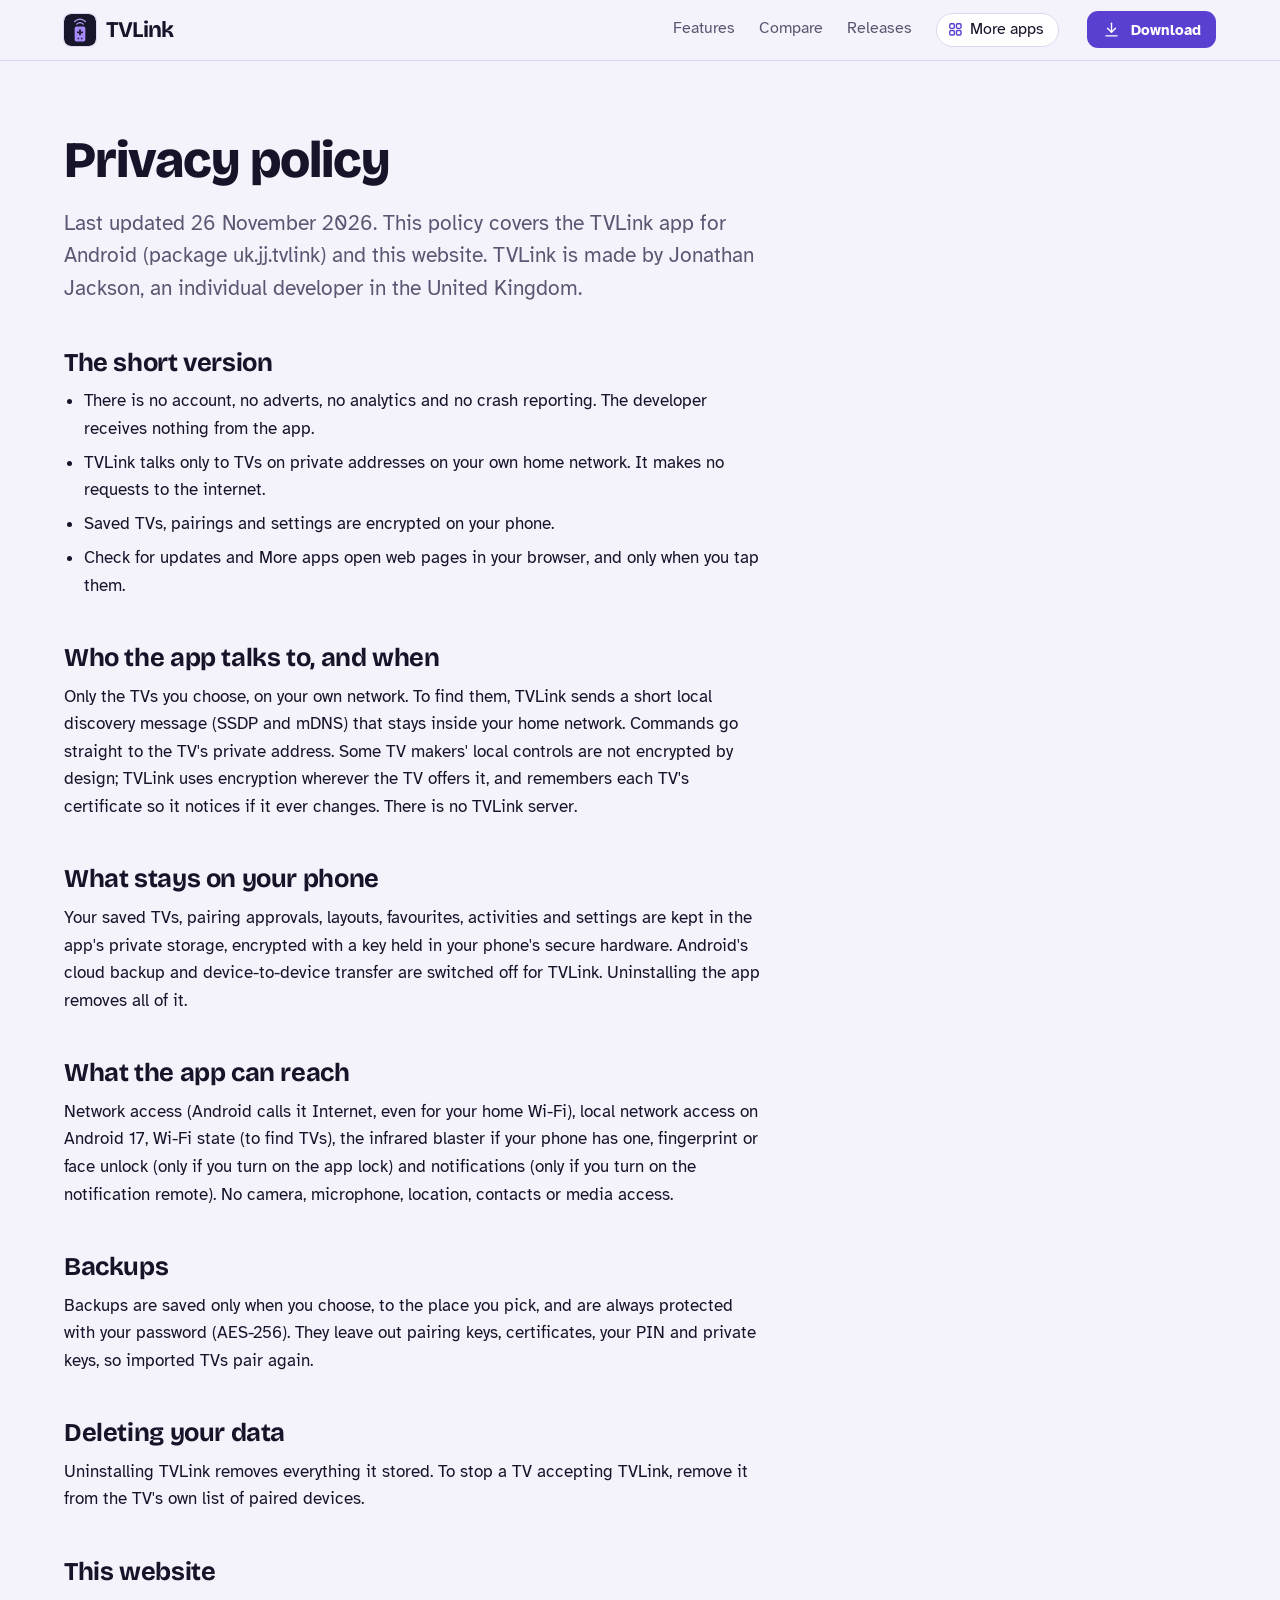
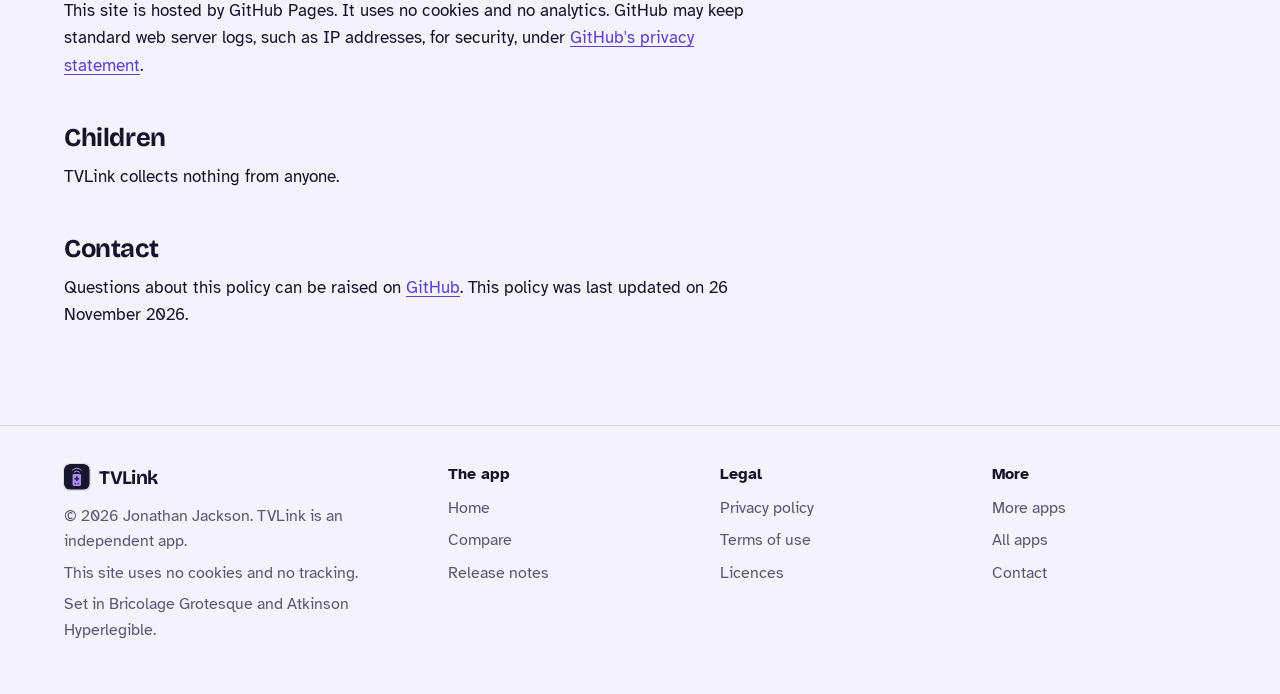
<file: privacy.html>
<!DOCTYPE html>
<html lang="en-GB">
<head>
<meta charset="utf-8">
<meta name="viewport" content="width=device-width, initial-scale=1">
<title>TVLink privacy policy</title>
<meta name="description" content="What TVLink does with your information: in short, it stays on your phone.">
<meta name="author" content="Jonathan Jackson">
<link rel="canonical" href="https://customgpter.github.io/tvlink/privacy.html">
<meta name="theme-color" content="#f4f2fb" media="(prefers-color-scheme: light)">
<meta name="theme-color" content="#100e1d" media="(prefers-color-scheme: dark)">
<meta property="og:type" content="website">
<meta property="og:site_name" content="TVLink">
<meta property="og:title" content="TVLink privacy policy">
<meta property="og:description" content="What TVLink does with your information: in short, it stays on your phone.">
<meta property="og:url" content="https://customgpter.github.io/tvlink/privacy.html">
<meta property="og:image" content="https://customgpter.github.io/tvlink/assets/og.png">
<meta property="og:image:width" content="1200">
<meta property="og:image:height" content="630">
<meta property="og:image:alt" content="TVLink&#x27;s remote: power, input and guide keys above a large direction pad, with the Living room TV connected">
<meta property="og:locale" content="en_GB">
<meta name="twitter:card" content="summary_large_image">
<link rel="icon" href="./assets/favicon.svg" type="image/svg+xml">
<link rel="apple-touch-icon" href="./assets/apple-touch-icon.png">
<link rel="preload" href="./assets/fonts/bricolage-grotesque-latin.woff2" as="font" type="font/woff2" crossorigin>
<link rel="preload" href="./assets/fonts/atkinson-hyperlegible-latin-400-normal.woff2" as="font" type="font/woff2" crossorigin>
<link rel="stylesheet" href="./assets/site.css?v=1">
<link rel="stylesheet" href="./assets/house.css?v=1">
<link rel="stylesheet" href="./assets/apps-list.css?v=1">
<script src="./assets/apps-list.js?v=1" defer></script>
</head>
<body>
<a class="skip" href="#main">Skip to content</a>
<header class="masthead">
<div class="wrap">
<a class="brand" href="./" aria-label="TVLink home"><svg viewBox="0 0 108 108" aria-hidden="true"><rect width="108" height="108" rx="24" fill="#18162b"/><path d="M36 25.5Q54 9 72 25.5M43 34Q54 24.5 65 34" fill="none" stroke="#bca6ff" stroke-width="4" stroke-linecap="round"/><rect x="36" y="42" width="36" height="51" rx="6" fill="#a78bfa"/><path fill="#221a36" d="M51 52h6v7h7v6h-7v7h-6v-7h-7v-6h7zM46 80h5v5h-5zM57 80h5v5h-5z"/></svg><span>TVLink</span></a>
<nav aria-label="Main"><ul><li><a href="./#features">Features</a></li><li><a href="./compare.html">Compare</a></li><li><a href="./releases.html">Releases</a></li><li><a class="more-apps" href="./more-apps.html"><svg class="ico" viewBox="0 0 24 24" aria-hidden="true"><rect x="4" y="4" width="6.5" height="6.5" rx="1.6"/><rect x="13.5" y="4" width="6.5" height="6.5" rx="1.6"/><rect x="4" y="13.5" width="6.5" height="6.5" rx="1.6"/><rect x="13.5" y="13.5" width="6.5" height="6.5" rx="1.6"/></svg>More apps</a></li></ul></nav>
<a class="button small" href="https://github.com/CustomGPTer/tvlink/releases/latest/download/TVLink.apk"><svg class="ico" viewBox="0 0 24 24" aria-hidden="true"><path d="M12 4v11"/><path d="M7 10.5l5 5 5-5"/><path d="M5 20h14"/></svg>Download</a>
</div>
</header>
<main id="main" class="doc">
<div class="wrap">
<div class="measure">
<h1>Privacy policy</h1>
<p class="lede">Last updated 26 November 2026. This policy covers the TVLink app for Android (package uk.jj.tvlink) and this website. TVLink is made by Jonathan Jackson, an individual developer in the United Kingdom.</p>
<h2 id="short">The short version</h2><ul>
<li>There is no account, no adverts, no analytics and no crash reporting. The developer receives nothing from the app.</li>
<li>TVLink talks only to TVs on private addresses on your own home network. It makes no requests to the internet.</li>
<li>Saved TVs, pairings and settings are encrypted on your phone.</li>
<li>Check for updates and More apps open web pages in your browser, and only when you tap them.</li>
</ul><h2 id="connections">Who the app talks to, and when</h2><p>Only the TVs you choose, on your own network. To find them, TVLink sends a short local discovery message (SSDP and mDNS) that stays inside your home network. Commands go straight to the TV's private address. Some TV makers' local controls are not encrypted by design; TVLink uses encryption wherever the TV offers it, and remembers each TV's certificate so it notices if it ever changes. There is no TVLink server.</p><h2 id="kept">What stays on your phone</h2><p>Your saved TVs, pairing approvals, layouts, favourites, activities and settings are kept in the app's private storage, encrypted with a key held in your phone's secure hardware. Android's cloud backup and device-to-device transfer are switched off for TVLink. Uninstalling the app removes all of it.</p><h2 id="permissions">What the app can reach</h2><p>Network access (Android calls it Internet, even for your home Wi-Fi), local network access on Android 17, Wi-Fi state (to find TVs), the infrared blaster if your phone has one, fingerprint or face unlock (only if you turn on the app lock) and notifications (only if you turn on the notification remote). No camera, microphone, location, contacts or media access.</p><h2 id="copies">Backups</h2><p>Backups are saved only when you choose, to the place you pick, and are always protected with your password (AES-256). They leave out pairing keys, certificates, your PIN and private keys, so imported TVs pair again.</p><h2 id="deleting">Deleting your data</h2><p>Uninstalling TVLink removes everything it stored. To stop a TV accepting TVLink, remove it from the TV's own list of paired devices.</p><h2 id="website">This website</h2><p>This site is hosted by GitHub Pages. It uses no cookies and no analytics. GitHub may keep standard web server logs, such as IP addresses, for security, under <a href="https://docs.github.com/en/site-policy/privacy-policies/github-general-privacy-statement">GitHub's privacy statement</a>.</p><h2 id="children">Children</h2><p>TVLink collects nothing from anyone.</p>
<h2 id="contact">Contact</h2>
<p>Questions about this policy can be raised on <a href="https://github.com/CustomGPTer/tvlink/issues">GitHub</a>. This policy was last updated on 26 November 2026.</p>
</div>
</div>
</main>
<footer class="colophon">
<div class="wrap">
<div>
<a class="brand" href="./" aria-label="TVLink home"><svg viewBox="0 0 108 108" aria-hidden="true"><rect width="108" height="108" rx="24" fill="#18162b"/><path d="M36 25.5Q54 9 72 25.5M43 34Q54 24.5 65 34" fill="none" stroke="#bca6ff" stroke-width="4" stroke-linecap="round"/><rect x="36" y="42" width="36" height="51" rx="6" fill="#a78bfa"/><path fill="#221a36" d="M51 52h6v7h7v6h-7v7h-6v-7h-7v-6h7zM46 80h5v5h-5zM57 80h5v5h-5z"/></svg><span>TVLink</span></a>
<p>&copy; 2026 Jonathan Jackson. TVLink is an independent app.</p>
<p>This site uses no cookies and no tracking.</p>
<p>Set in Bricolage Grotesque and Atkinson Hyperlegible.</p>
</div>
<nav aria-label="The app"><h2>The app</h2><ul>
<li><a href="./">Home</a></li>
<li><a href="./compare.html">Compare</a></li>
<li><a href="./releases.html">Release notes</a></li>

</ul></nav>
<nav aria-label="Legal"><h2>Legal</h2><ul>
<li><a href="./privacy.html">Privacy policy</a></li>
<li><a href="./terms.html">Terms of use</a></li>
<li><a href="./licences.html">Licences</a></li>
</ul></nav>
<nav aria-label="More"><h2>More</h2><ul>
<li><a href="./more-apps.html">More apps</a></li>
<li><a href="https://customgpter.github.io/">All apps</a></li>
<li><a href="https://github.com/CustomGPTer/tvlink/issues">Contact</a></li>
</ul></nav>
</div>
</footer>
</body>
</html>
</file>
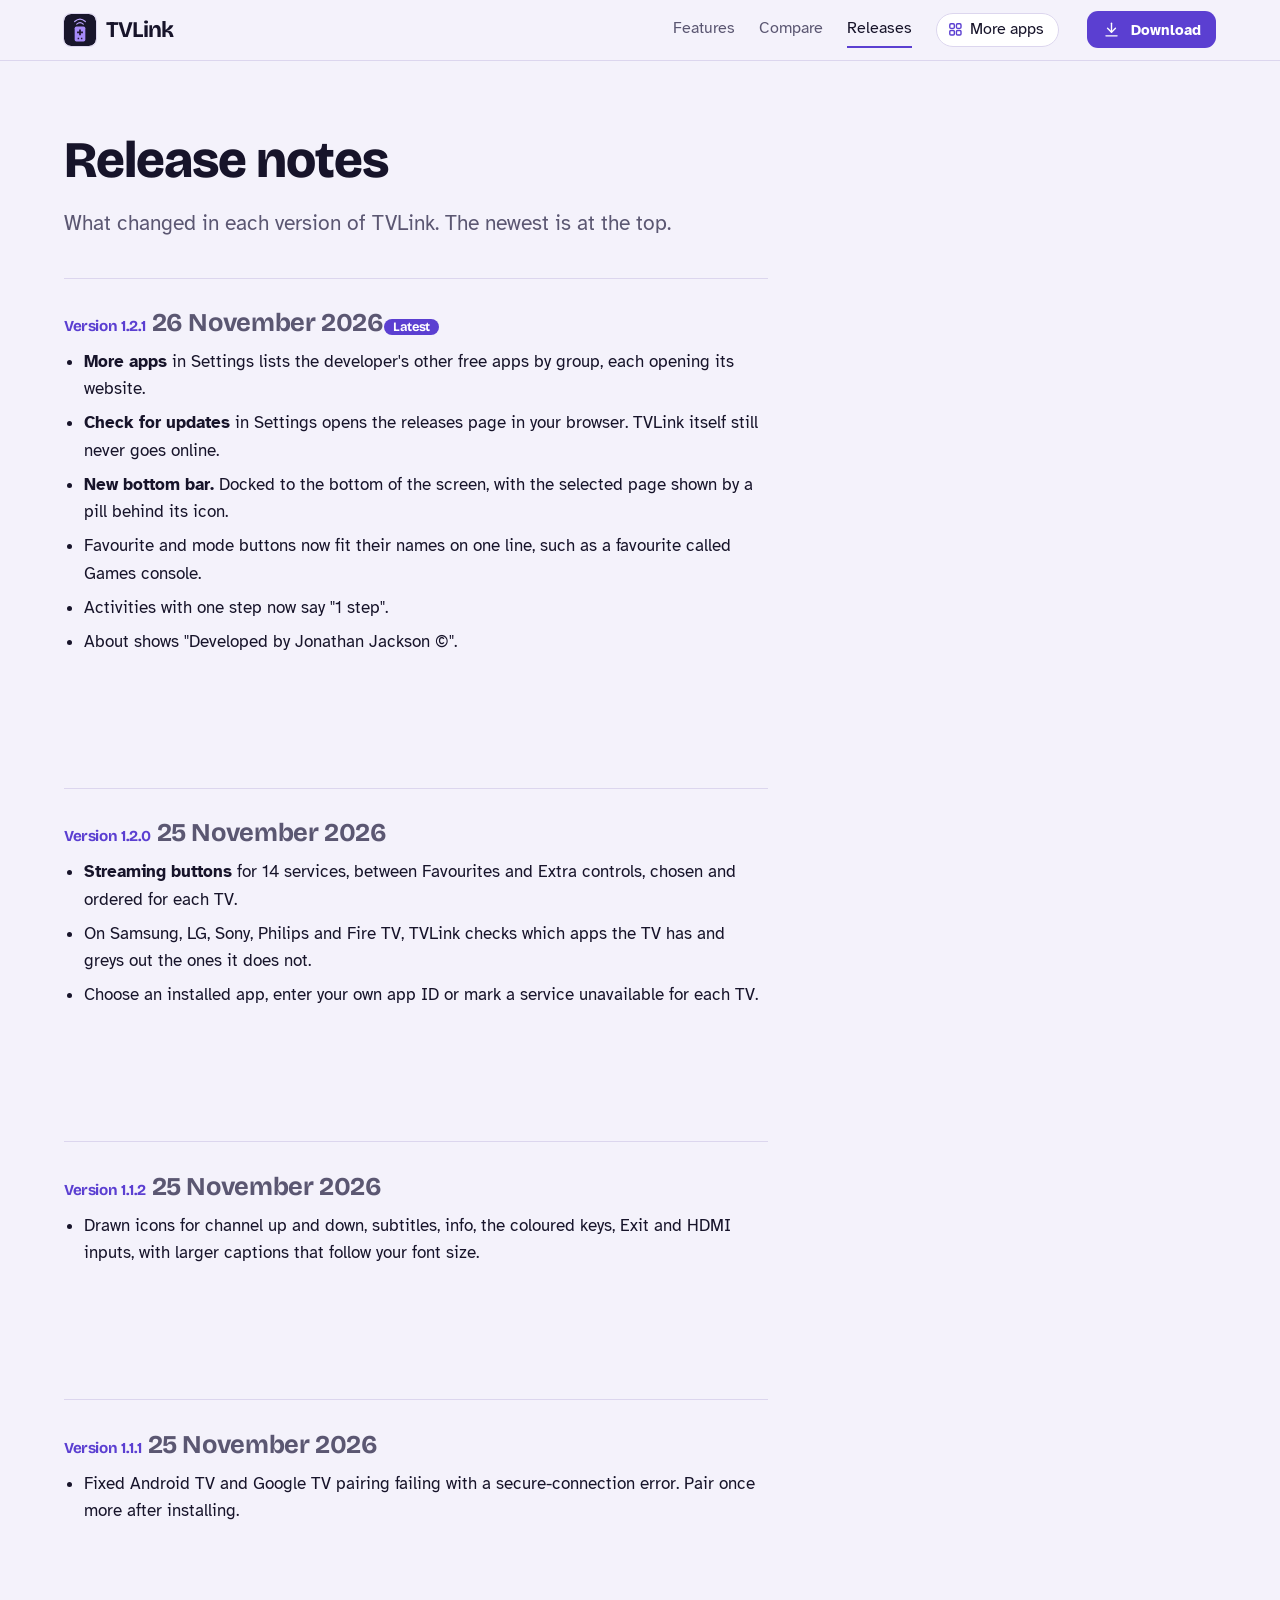
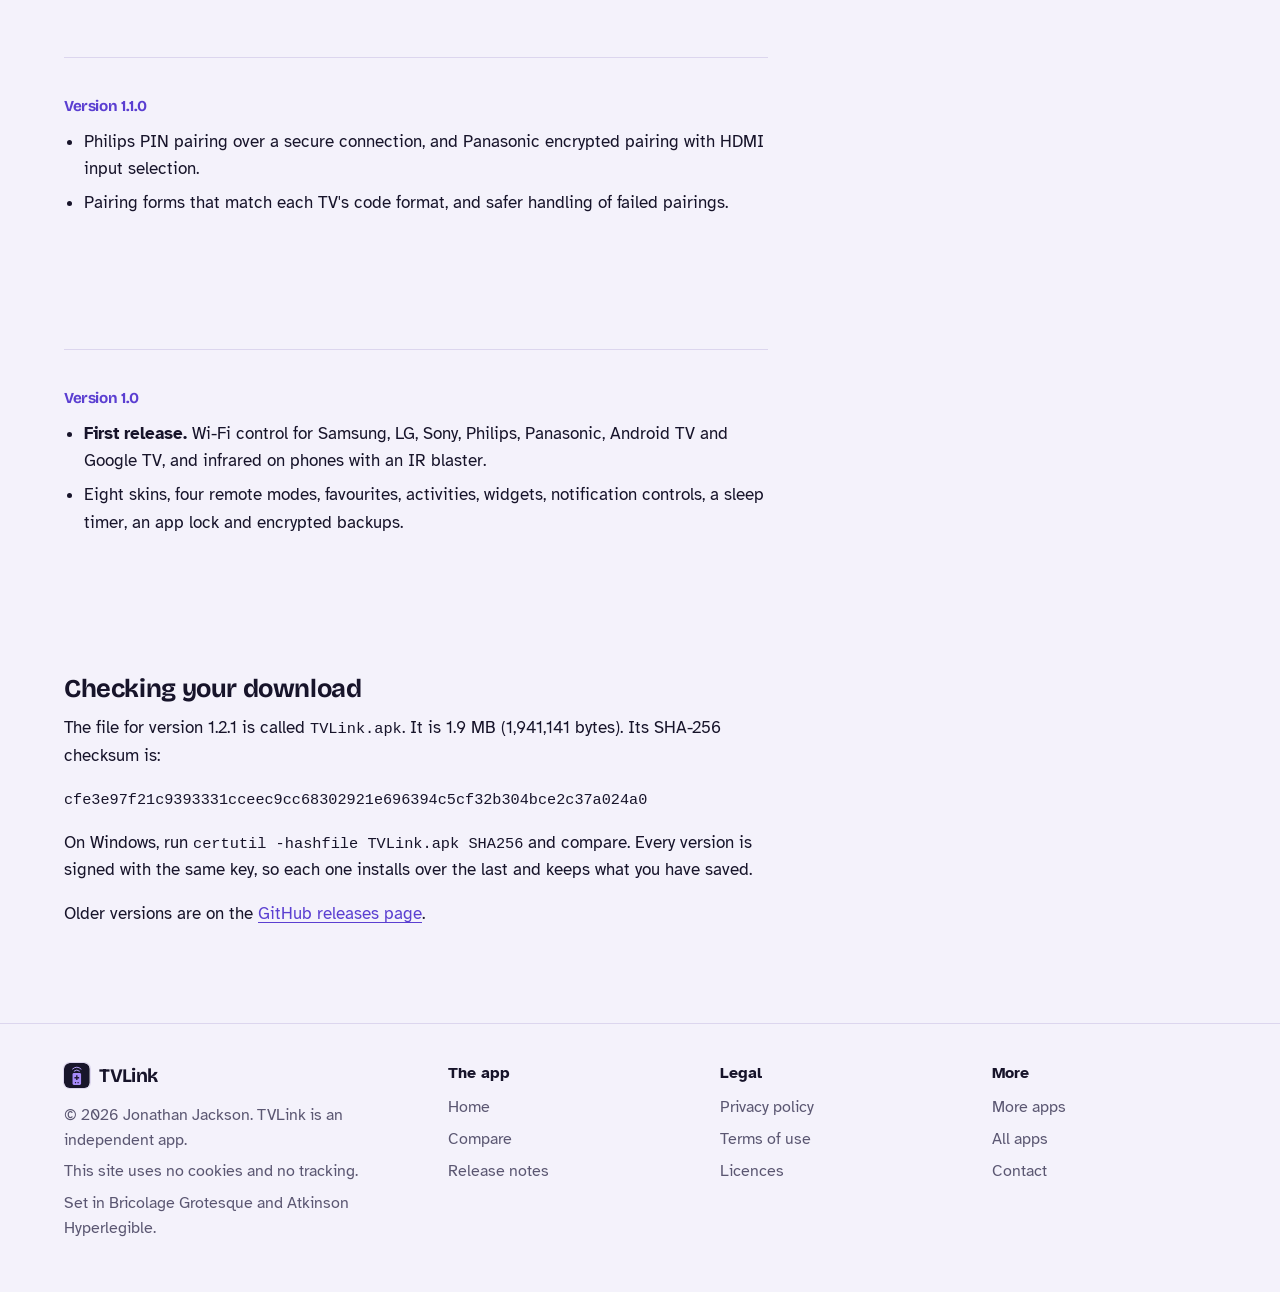
<file: releases.html>
<!DOCTYPE html>
<html lang="en-GB">
<head>
<meta charset="utf-8">
<meta name="viewport" content="width=device-width, initial-scale=1">
<title>TVLink release notes</title>
<meta name="description" content="What changed in each version of TVLink, with the file size and checksum to check your download.">
<meta name="author" content="Jonathan Jackson">
<link rel="canonical" href="https://customgpter.github.io/tvlink/releases.html">
<meta name="theme-color" content="#f4f2fb" media="(prefers-color-scheme: light)">
<meta name="theme-color" content="#100e1d" media="(prefers-color-scheme: dark)">
<meta property="og:type" content="website">
<meta property="og:site_name" content="TVLink">
<meta property="og:title" content="TVLink release notes">
<meta property="og:description" content="What changed in each version of TVLink, with the file size and checksum to check your download.">
<meta property="og:url" content="https://customgpter.github.io/tvlink/releases.html">
<meta property="og:image" content="https://customgpter.github.io/tvlink/assets/og.png">
<meta property="og:image:width" content="1200">
<meta property="og:image:height" content="630">
<meta property="og:image:alt" content="TVLink&#x27;s remote: power, input and guide keys above a large direction pad, with the Living room TV connected">
<meta property="og:locale" content="en_GB">
<meta name="twitter:card" content="summary_large_image">
<link rel="icon" href="./assets/favicon.svg" type="image/svg+xml">
<link rel="apple-touch-icon" href="./assets/apple-touch-icon.png">
<link rel="preload" href="./assets/fonts/bricolage-grotesque-latin.woff2" as="font" type="font/woff2" crossorigin>
<link rel="preload" href="./assets/fonts/atkinson-hyperlegible-latin-400-normal.woff2" as="font" type="font/woff2" crossorigin>
<link rel="stylesheet" href="./assets/site.css?v=1">
<link rel="stylesheet" href="./assets/house.css?v=1">
<link rel="stylesheet" href="./assets/apps-list.css?v=1">
<script src="./assets/apps-list.js?v=1" defer></script>
</head>
<body>
<a class="skip" href="#main">Skip to content</a>
<header class="masthead">
<div class="wrap">
<a class="brand" href="./" aria-label="TVLink home"><svg viewBox="0 0 108 108" aria-hidden="true"><rect width="108" height="108" rx="24" fill="#18162b"/><path d="M36 25.5Q54 9 72 25.5M43 34Q54 24.5 65 34" fill="none" stroke="#bca6ff" stroke-width="4" stroke-linecap="round"/><rect x="36" y="42" width="36" height="51" rx="6" fill="#a78bfa"/><path fill="#221a36" d="M51 52h6v7h7v6h-7v7h-6v-7h-7v-6h7zM46 80h5v5h-5zM57 80h5v5h-5z"/></svg><span>TVLink</span></a>
<nav aria-label="Main"><ul><li><a href="./#features">Features</a></li><li><a href="./compare.html">Compare</a></li><li><a href="./releases.html" aria-current="page">Releases</a></li><li><a class="more-apps" href="./more-apps.html"><svg class="ico" viewBox="0 0 24 24" aria-hidden="true"><rect x="4" y="4" width="6.5" height="6.5" rx="1.6"/><rect x="13.5" y="4" width="6.5" height="6.5" rx="1.6"/><rect x="4" y="13.5" width="6.5" height="6.5" rx="1.6"/><rect x="13.5" y="13.5" width="6.5" height="6.5" rx="1.6"/></svg>More apps</a></li></ul></nav>
<a class="button small" href="https://github.com/CustomGPTer/tvlink/releases/latest/download/TVLink.apk"><svg class="ico" viewBox="0 0 24 24" aria-hidden="true"><path d="M12 4v11"/><path d="M7 10.5l5 5 5-5"/><path d="M5 20h14"/></svg>Download</a>
</div>
</header>
<main id="main" class="doc">
<div class="wrap">
<div class="measure">
<h1>Release notes</h1>
<p class="lede">What changed in each version of TVLink. The newest is at the top.</p>
<section class="release" id="v1.2.1"><h2><span class="ver">Version 1.2.1</span> <span class="when">26 November 2026</span><span class="tag">Latest</span></h2><ul><li><b>More apps</b> in Settings lists the developer's other free apps by group, each opening its website.</li><li><b>Check for updates</b> in Settings opens the releases page in your browser. TVLink itself still never goes online.</li><li><b>New bottom bar.</b> Docked to the bottom of the screen, with the selected page shown by a pill behind its icon.</li><li>Favourite and mode buttons now fit their names on one line, such as a favourite called Games console.</li><li>Activities with one step now say "1 step".</li><li>About shows "Developed by Jonathan Jackson ©".</li></ul></section>
<section class="release" id="v1.2.0"><h2><span class="ver">Version 1.2.0</span> <span class="when">25 November 2026</span></h2><ul><li><b>Streaming buttons</b> for 14 services, between Favourites and Extra controls, chosen and ordered for each TV.</li><li>On Samsung, LG, Sony, Philips and Fire TV, TVLink checks which apps the TV has and greys out the ones it does not.</li><li>Choose an installed app, enter your own app ID or mark a service unavailable for each TV.</li></ul></section>
<section class="release" id="v1.1.2"><h2><span class="ver">Version 1.1.2</span> <span class="when">25 November 2026</span></h2><ul><li>Drawn icons for channel up and down, subtitles, info, the coloured keys, Exit and HDMI inputs, with larger captions that follow your font size.</li></ul></section>
<section class="release" id="v1.1.1"><h2><span class="ver">Version 1.1.1</span> <span class="when">25 November 2026</span></h2><ul><li>Fixed Android TV and Google TV pairing failing with a secure-connection error. Pair once more after installing.</li></ul></section>
<section class="release" id="v1.1.0"><h2><span class="ver">Version 1.1.0</span> <span class="when"></span></h2><ul><li>Philips PIN pairing over a secure connection, and Panasonic encrypted pairing with HDMI input selection.</li><li>Pairing forms that match each TV's code format, and safer handling of failed pairings.</li></ul></section>
<section class="release" id="v1.0"><h2><span class="ver">Version 1.0</span> <span class="when"></span></h2><ul><li><b>First release.</b> Wi-Fi control for Samsung, LG, Sony, Philips, Panasonic, Android TV and Google TV, and infrared on phones with an IR blaster.</li><li>Eight skins, four remote modes, favourites, activities, widgets, notification controls, a sleep timer, an app lock and encrypted backups.</li></ul></section>
<h2 id="checking">Checking your download</h2>
<p>The file for version 1.2.1 is called <code>TVLink.apk</code>. It is 1.9 MB (1,941,141 bytes). Its SHA-256 checksum is:</p>
<p><code class="sum">cfe3e97f21c9393331cceec9cc68302921e696394c5cf32b304bce2c37a024a0</code></p>
<p>On Windows, run <code>certutil -hashfile TVLink.apk SHA256</code> and compare. Every version is signed with the same key, so each one installs over the last and keeps what you have saved.</p>
<p>Older versions are on the <a href="https://github.com/CustomGPTer/tvlink/releases">GitHub releases page</a>.</p>
</div>
</div>
</main>
<footer class="colophon">
<div class="wrap">
<div>
<a class="brand" href="./" aria-label="TVLink home"><svg viewBox="0 0 108 108" aria-hidden="true"><rect width="108" height="108" rx="24" fill="#18162b"/><path d="M36 25.5Q54 9 72 25.5M43 34Q54 24.5 65 34" fill="none" stroke="#bca6ff" stroke-width="4" stroke-linecap="round"/><rect x="36" y="42" width="36" height="51" rx="6" fill="#a78bfa"/><path fill="#221a36" d="M51 52h6v7h7v6h-7v7h-6v-7h-7v-6h7zM46 80h5v5h-5zM57 80h5v5h-5z"/></svg><span>TVLink</span></a>
<p>&copy; 2026 Jonathan Jackson. TVLink is an independent app.</p>
<p>This site uses no cookies and no tracking.</p>
<p>Set in Bricolage Grotesque and Atkinson Hyperlegible.</p>
</div>
<nav aria-label="The app"><h2>The app</h2><ul>
<li><a href="./">Home</a></li>
<li><a href="./compare.html">Compare</a></li>
<li><a href="./releases.html">Release notes</a></li>

</ul></nav>
<nav aria-label="Legal"><h2>Legal</h2><ul>
<li><a href="./privacy.html">Privacy policy</a></li>
<li><a href="./terms.html">Terms of use</a></li>
<li><a href="./licences.html">Licences</a></li>
</ul></nav>
<nav aria-label="More"><h2>More</h2><ul>
<li><a href="./more-apps.html">More apps</a></li>
<li><a href="https://customgpter.github.io/">All apps</a></li>
<li><a href="https://github.com/CustomGPTer/tvlink/issues">Contact</a></li>
</ul></nav>
</div>
</footer>
</body>
</html>
</file>
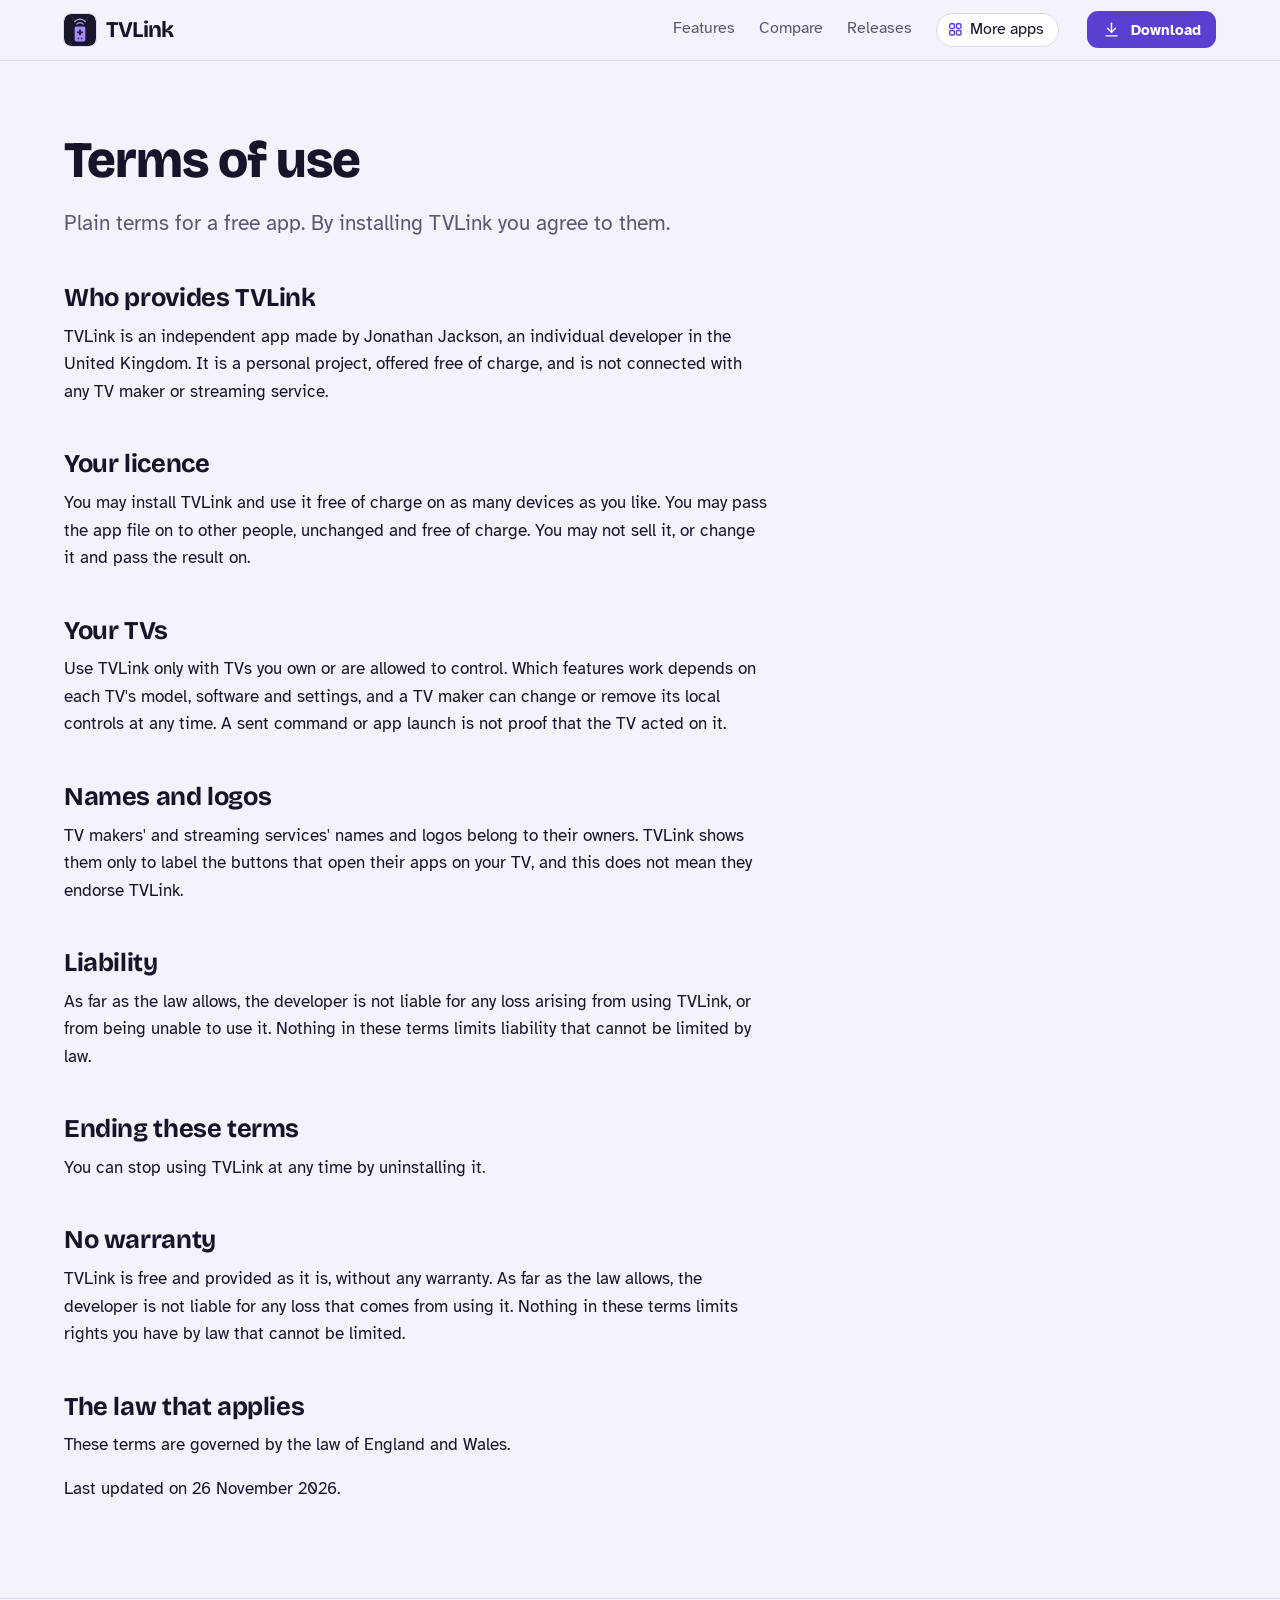
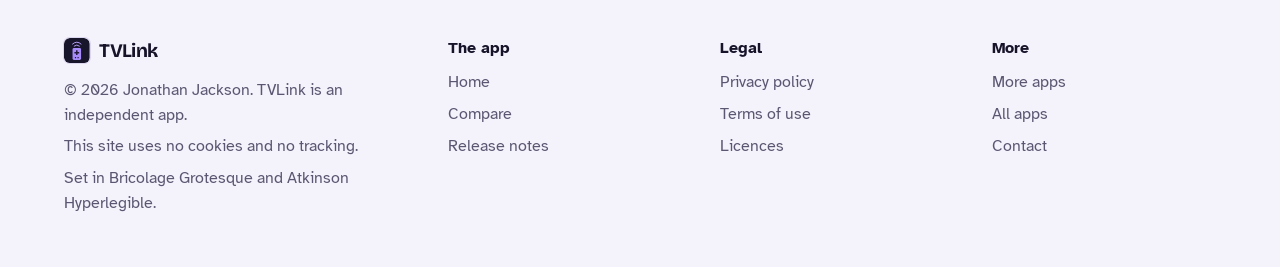
<file: terms.html>
<!DOCTYPE html>
<html lang="en-GB">
<head>
<meta charset="utf-8">
<meta name="viewport" content="width=device-width, initial-scale=1">
<title>TVLink terms of use</title>
<meta name="description" content="The terms for using TVLink.">
<meta name="author" content="Jonathan Jackson">
<link rel="canonical" href="https://customgpter.github.io/tvlink/terms.html">
<meta name="theme-color" content="#f4f2fb" media="(prefers-color-scheme: light)">
<meta name="theme-color" content="#100e1d" media="(prefers-color-scheme: dark)">
<meta property="og:type" content="website">
<meta property="og:site_name" content="TVLink">
<meta property="og:title" content="TVLink terms of use">
<meta property="og:description" content="The terms for using TVLink.">
<meta property="og:url" content="https://customgpter.github.io/tvlink/terms.html">
<meta property="og:image" content="https://customgpter.github.io/tvlink/assets/og.png">
<meta property="og:image:width" content="1200">
<meta property="og:image:height" content="630">
<meta property="og:image:alt" content="TVLink&#x27;s remote: power, input and guide keys above a large direction pad, with the Living room TV connected">
<meta property="og:locale" content="en_GB">
<meta name="twitter:card" content="summary_large_image">
<link rel="icon" href="./assets/favicon.svg" type="image/svg+xml">
<link rel="apple-touch-icon" href="./assets/apple-touch-icon.png">
<link rel="preload" href="./assets/fonts/bricolage-grotesque-latin.woff2" as="font" type="font/woff2" crossorigin>
<link rel="preload" href="./assets/fonts/atkinson-hyperlegible-latin-400-normal.woff2" as="font" type="font/woff2" crossorigin>
<link rel="stylesheet" href="./assets/site.css?v=1">
<link rel="stylesheet" href="./assets/house.css?v=1">
<link rel="stylesheet" href="./assets/apps-list.css?v=1">
<script src="./assets/apps-list.js?v=1" defer></script>
</head>
<body>
<a class="skip" href="#main">Skip to content</a>
<header class="masthead">
<div class="wrap">
<a class="brand" href="./" aria-label="TVLink home"><svg viewBox="0 0 108 108" aria-hidden="true"><rect width="108" height="108" rx="24" fill="#18162b"/><path d="M36 25.5Q54 9 72 25.5M43 34Q54 24.5 65 34" fill="none" stroke="#bca6ff" stroke-width="4" stroke-linecap="round"/><rect x="36" y="42" width="36" height="51" rx="6" fill="#a78bfa"/><path fill="#221a36" d="M51 52h6v7h7v6h-7v7h-6v-7h-7v-6h7zM46 80h5v5h-5zM57 80h5v5h-5z"/></svg><span>TVLink</span></a>
<nav aria-label="Main"><ul><li><a href="./#features">Features</a></li><li><a href="./compare.html">Compare</a></li><li><a href="./releases.html">Releases</a></li><li><a class="more-apps" href="./more-apps.html"><svg class="ico" viewBox="0 0 24 24" aria-hidden="true"><rect x="4" y="4" width="6.5" height="6.5" rx="1.6"/><rect x="13.5" y="4" width="6.5" height="6.5" rx="1.6"/><rect x="4" y="13.5" width="6.5" height="6.5" rx="1.6"/><rect x="13.5" y="13.5" width="6.5" height="6.5" rx="1.6"/></svg>More apps</a></li></ul></nav>
<a class="button small" href="https://github.com/CustomGPTer/tvlink/releases/latest/download/TVLink.apk"><svg class="ico" viewBox="0 0 24 24" aria-hidden="true"><path d="M12 4v11"/><path d="M7 10.5l5 5 5-5"/><path d="M5 20h14"/></svg>Download</a>
</div>
</header>
<main id="main" class="doc">
<div class="wrap">
<div class="measure">
<h1>Terms of use</h1>
<p class="lede">Plain terms for a free app. By installing TVLink you agree to them.</p>
<h2 id="who">Who provides TVLink</h2><p>TVLink is an independent app made by Jonathan Jackson, an individual developer in the United Kingdom. It is a personal project, offered free of charge, and is not connected with any TV maker or streaming service.</p><h2 id="licence">Your licence</h2><p>You may install TVLink and use it free of charge on as many devices as you like. You may pass the app file on to other people, unchanged and free of charge. You may not sell it, or change it and pass the result on.</p><h2 id="tvs">Your TVs</h2><p>Use TVLink only with TVs you own or are allowed to control. Which features work depends on each TV's model, software and settings, and a TV maker can change or remove its local controls at any time. A sent command or app launch is not proof that the TV acted on it.</p><h2 id="marks">Names and logos</h2><p>TV makers' and streaming services' names and logos belong to their owners. TVLink shows them only to label the buttons that open their apps on your TV, and this does not mean they endorse TVLink.</p><h2 id="liability">Liability</h2><p>As far as the law allows, the developer is not liable for any loss arising from using TVLink, or from being unable to use it. Nothing in these terms limits liability that cannot be limited by law.</p><h2 id="ending">Ending these terms</h2><p>You can stop using TVLink at any time by uninstalling it.</p>
<h2 id="no-warranty">No warranty</h2>
<p>TVLink is free and provided as it is, without any warranty. As far as the law allows, the developer is not liable for any loss that comes from using it. Nothing in these terms limits rights you have by law that cannot be limited.</p>
<h2 id="governing">The law that applies</h2>
<p>These terms are governed by the law of England and Wales.</p>
<p>Last updated on 26 November 2026.</p>
</div>
</div>
</main>
<footer class="colophon">
<div class="wrap">
<div>
<a class="brand" href="./" aria-label="TVLink home"><svg viewBox="0 0 108 108" aria-hidden="true"><rect width="108" height="108" rx="24" fill="#18162b"/><path d="M36 25.5Q54 9 72 25.5M43 34Q54 24.5 65 34" fill="none" stroke="#bca6ff" stroke-width="4" stroke-linecap="round"/><rect x="36" y="42" width="36" height="51" rx="6" fill="#a78bfa"/><path fill="#221a36" d="M51 52h6v7h7v6h-7v7h-6v-7h-7v-6h7zM46 80h5v5h-5zM57 80h5v5h-5z"/></svg><span>TVLink</span></a>
<p>&copy; 2026 Jonathan Jackson. TVLink is an independent app.</p>
<p>This site uses no cookies and no tracking.</p>
<p>Set in Bricolage Grotesque and Atkinson Hyperlegible.</p>
</div>
<nav aria-label="The app"><h2>The app</h2><ul>
<li><a href="./">Home</a></li>
<li><a href="./compare.html">Compare</a></li>
<li><a href="./releases.html">Release notes</a></li>

</ul></nav>
<nav aria-label="Legal"><h2>Legal</h2><ul>
<li><a href="./privacy.html">Privacy policy</a></li>
<li><a href="./terms.html">Terms of use</a></li>
<li><a href="./licences.html">Licences</a></li>
</ul></nav>
<nav aria-label="More"><h2>More</h2><ul>
<li><a href="./more-apps.html">More apps</a></li>
<li><a href="https://customgpter.github.io/">All apps</a></li>
<li><a href="https://github.com/CustomGPTer/tvlink/issues">Contact</a></li>
</ul></nav>
</div>
</footer>
</body>
</html>
</file>
<file: assets/site.css>
@font-face{font-family:"Bricolage Grotesque";src:url("fonts/bricolage-grotesque-latin.woff2") format("woff2");font-weight:200 800;font-style:normal;font-display:swap}
@font-face{font-family:"Atkinson Hyperlegible";src:url("fonts/atkinson-hyperlegible-latin-400-normal.woff2") format("woff2");font-weight:400;font-style:normal;font-display:swap}
@font-face{font-family:"Atkinson Hyperlegible";src:url("fonts/atkinson-hyperlegible-latin-700-normal.woff2") format("woff2");font-weight:700;font-style:normal;font-display:swap}

/* Daylight page, night-time camera. The lamp colour is kept for the one thing to press and for what the camera has seen. */
:root{
  --page:#f2f5f9; --panel:#ffffff; --raised:#e8edf3; --ink:#0d1a2b; --soft:#465468; --rule:#d2dae4;
  --accent:#0a6a55; --accent-ink:#ffffff; --warn:#8a5200; --rec:#d3302f;
  --lamp:#ffb347; --lamp-ink:#231400; --lamp-text:#8a5200;
  --night:#09111e; --night-2:#111d30; --night-3:#1a2a43; --night-ink:#eaf0f8; --night-soft:#9fb0c7; --night-rule:#24364f; --iris:#55d6ab;
  --display:"Bricolage Grotesque","Atkinson Hyperlegible",system-ui,sans-serif;
  --sans:"Atkinson Hyperlegible",system-ui,-apple-system,"Segoe UI",Roboto,sans-serif;
  --mono:ui-monospace,SFMono-Regular,Menlo,Consolas,"Liberation Mono",monospace;
  color-scheme:light dark;
}
@media (prefers-color-scheme:dark){
  :root{--page:#0a111b; --panel:#111a27; --raised:#182434; --ink:#e9eef5; --soft:#a0aec0; --rule:#243247;
    --accent:#55d6ab; --accent-ink:#00281d; --warn:#ffb347; --rec:#ff6163; --lamp-text:#ffb347}
}

*,*::before,*::after{box-sizing:border-box}
html{-webkit-text-size-adjust:100%;scroll-behavior:smooth;scroll-padding-top:5.5rem}
@media (prefers-reduced-motion:reduce){html{scroll-behavior:auto}}
body{margin:0;background:var(--page);color:var(--ink);font:400 1.0625rem/1.62 var(--sans);text-rendering:optimizeLegibility;-webkit-font-smoothing:antialiased}
img,svg{max-width:100%;display:block}
a{color:var(--accent);text-decoration-thickness:.07em;text-underline-offset:.2em}
a:hover{text-decoration-thickness:.13em}
:focus-visible{outline:3px solid var(--lamp);outline-offset:3px;border-radius:6px}
code{font:.9em/1 var(--mono);overflow-wrap:anywhere}
h1,h2,h3{font-family:var(--display);font-weight:700;letter-spacing:-.015em;line-height:1.08;margin:0;text-wrap:balance}
p{margin:0 0 1rem}
.skip{position:absolute;left:-999px;top:0;background:var(--ink);color:var(--page);padding:.6rem 1rem;z-index:30;border-radius:0 0 8px 0}
.skip:focus{left:0}
.sr{position:absolute;width:1px;height:1px;overflow:hidden;clip-path:inset(50%);white-space:nowrap}
.wrap{width:min(72rem,100% - 2.5rem);margin-inline:auto}
.measure{max-width:44rem}
.ico{width:1.25em;height:1.25em;flex:none;fill:none;stroke:currentColor;stroke-width:1.75;stroke-linecap:round;stroke-linejoin:round}

/* ---------- masthead */
.masthead{position:sticky;top:0;z-index:20;background:color-mix(in srgb,var(--page) 88%,transparent);-webkit-backdrop-filter:blur(14px) saturate(1.3);backdrop-filter:blur(14px) saturate(1.3);border-bottom:1px solid var(--rule)}
.masthead .wrap{display:flex;flex-wrap:wrap;align-items:center;gap:.35rem 1.75rem;padding-block:.7rem}
.brand{display:inline-flex;align-items:center;gap:.6rem;font:700 1.4rem/1 var(--display);letter-spacing:-.03em;color:var(--ink);text-decoration:none;margin-right:auto}
.brand svg{width:2rem;height:2rem;flex:none;border-radius:.5rem;box-shadow:0 0 0 1px var(--rule)}
.masthead nav ul{display:flex;flex-wrap:wrap;align-items:center;gap:.15rem 1.5rem;list-style:none;margin:0;padding:0;font-size:1rem;line-height:1.3}
.masthead nav a{display:inline-flex;align-items:center;gap:.4rem;color:var(--soft);text-decoration:none;padding-block:.45rem;border-bottom:2px solid transparent}
.masthead nav a:hover{color:var(--ink)}
.masthead nav a[aria-current="page"]{color:var(--ink);border-bottom-color:var(--lamp)}
.masthead nav a.more-apps{color:var(--ink);border:1px solid var(--rule);border-radius:999px;padding:.34rem .85rem .34rem .65rem;background:var(--panel)}
.masthead nav a.more-apps .ico{width:1.05em;height:1.05em;color:var(--accent);stroke-width:2}
.masthead nav a.more-apps:hover,.masthead nav a.more-apps[aria-current="page"]{border-color:var(--accent)}
.button{display:inline-flex;align-items:center;gap:.6rem;background:var(--lamp);color:var(--lamp-ink);font:700 1.08rem/1.2 var(--sans);text-decoration:none;padding:.95rem 1.5rem;border-radius:14px;box-shadow:0 1px 0 rgba(255,255,255,.45) inset,0 12px 24px -14px rgba(138,82,0,.9)}
.button:hover{background:#ffc56e}
.button:active{transform:translateY(1px)}
.button.small{font-size:.95rem;padding:.55rem .95rem;border-radius:11px;box-shadow:none}
.button.quiet{background:none;box-shadow:none;border:1px solid var(--rule);color:var(--ink)}
.button.quiet:hover{border-color:var(--ink);background:none}
@media (max-width:52rem){
  .masthead nav{order:3;flex:1 0 100%}
  .masthead nav ul{gap:.1rem .85rem;font-size:.95rem}
  .masthead nav .wide{display:none}
}
@media (max-width:24rem){.masthead nav a.more-apps .ico{display:none}.masthead nav a.more-apps{padding-inline:.7rem}}

/* ---------- hero */
.hero{padding-block:clamp(2.2rem,6vw,4.75rem) clamp(2.5rem,6vw,4.5rem);overflow:hidden}
.hero-grid{display:grid;gap:clamp(2.25rem,5vw,4rem);align-items:center}
@media (min-width:62rem){.hero-grid{grid-template-columns:minmax(0,11fr) minmax(0,10fr)}}
.hero h1{font-size:clamp(2.6rem,6vw,4.25rem);font-weight:800;line-height:1;letter-spacing:-.022em;margin-bottom:1.5rem}
.lede{font-size:clamp(1.14rem,2vw,1.3rem);line-height:1.55;color:var(--soft);margin:0 0 1rem;max-width:34rem}
.get{display:flex;flex-wrap:wrap;align-items:center;gap:.9rem 1.5rem;margin:1.8rem 0 1.1rem}
.get .aside{font-weight:700;color:var(--ink)}
.facts{font-size:.98rem;line-height:1.5;color:var(--soft);margin:0 0 .5rem;max-width:36rem}
.pills{display:flex;flex-wrap:wrap;gap:.45rem;list-style:none;margin:0 0 1rem;padding:0;font-size:.95rem}
.pills li{border:1px solid var(--rule);border-radius:999px;padding:.22rem .8rem;background:var(--panel);color:var(--soft)}

/* the monitor: the camera's view, the day beneath it, and the alert it sends */
.monitor{position:relative;max-width:36rem;margin-inline:auto;width:100%;padding-bottom:3.1rem}
@media (min-width:62rem){.monitor{margin-inline:auto 0}}
.screen{position:relative;background:var(--night);border-radius:22px;padding:.6rem;box-shadow:0 0 0 1px var(--night-rule),0 30px 60px -30px rgba(9,17,30,.75)}
.cam{position:relative;border-radius:15px;overflow:hidden;aspect-ratio:16/10;background:#0b1626}
.cam svg{width:100%;height:100%}
.cam text{font:700 15px var(--sans);fill:#231400}
.hud{position:absolute;display:inline-flex;align-items:center;gap:.4rem;font:700 .76rem/1 var(--sans);color:var(--night-ink);background:rgba(6,12,22,.62);border-radius:999px;padding:.38rem .65rem;letter-spacing:.01em}
.hud i{width:.5rem;height:.5rem;border-radius:50%;background:var(--iris)}
.hud.watching{left:.7rem;top:.7rem}
.hud.rec{right:.7rem;top:.7rem}
.hud.rec i{background:#ff5a5c}
.hud.stamp{left:.7rem;bottom:.7rem;font:400 .74rem/1 var(--mono);border-radius:6px;color:#d5deea}
.hud.place{right:.7rem;bottom:.7rem;border-radius:6px;font-weight:400;color:#d5deea}
.day{padding:.85rem .55rem 2rem;color:var(--night-soft);font-size:.8rem;line-height:1.2}
.day-head{display:flex;justify-content:space-between;margin-bottom:.6rem}
.day-head b{color:var(--night-ink)}
.track{position:relative;height:1.5rem;border-radius:7px;background:repeating-linear-gradient(90deg,var(--night-3) 0 1px,transparent 1px calc(100% / 24)),var(--night-2);box-shadow:inset 0 0 0 1px var(--night-rule)}
.ev{position:absolute;top:3px;bottom:3px;width:max(5px,1.1%);border-radius:3px;background:var(--iris);left:var(--at)}
.ev.seen{background:var(--lamp)}
.now{position:absolute;top:-4px;bottom:-4px;left:var(--at);width:2px;background:var(--night-ink);border-radius:2px}
.hours{display:flex;justify-content:space-between;margin-top:.4rem;font-size:.72rem}
.alert{position:absolute;right:-.4rem;bottom:0;display:flex;align-items:center;gap:.75rem;width:min(19rem,88%);background:var(--panel);color:var(--ink);border:1px solid var(--rule);border-radius:16px;padding:.65rem .8rem;box-shadow:0 18px 36px -18px rgba(9,17,30,.55)}
.alert .thumb{flex:none;width:3.1rem;height:3.1rem;border-radius:10px;background:linear-gradient(160deg,#16263d,#0b1626);position:relative;overflow:hidden}
.alert .thumb::before{content:"";position:absolute;left:50%;bottom:0;width:38%;height:62%;translate:-50% 0;border-radius:40% 40% 0 0;background:#6f86a6}
.alert .thumb::after{content:"";position:absolute;left:50%;top:14%;width:26%;aspect-ratio:1;translate:-50% 0;border-radius:50%;background:#8ea4c2}
.alert b{display:block;font-size:.98rem;line-height:1.25}
.alert span{display:block;font-size:.86rem;color:var(--soft);line-height:1.3}
.alert .dot{flex:none;width:.6rem;height:.6rem;border-radius:50%;background:var(--lamp);margin-left:auto;box-shadow:0 0 0 4px color-mix(in srgb,var(--lamp) 25%,transparent)}
@media (max-width:26rem){.alert{right:0}}
@media (prefers-reduced-motion:no-preference){
  .cam .spill{animation:vg-in .9s ease-out .25s both}
  .cam .who{animation:vg-step .9s cubic-bezier(.2,.8,.25,1) .9s both}
  .cam .mark{animation:vg-lock .45s cubic-bezier(.3,1.4,.5,1) 1.7s both;transform-box:fill-box;transform-origin:center}
  .hud.rec{animation:vg-in .3s ease-out 2.05s both}
  .hud.rec i{animation:vg-blink 1.2s steps(2,jump-none) 2.3s 4}
  .ev.seen,.now{animation:vg-pop .4s cubic-bezier(.3,1.5,.5,1) 2.4s both}
  .alert{animation:vg-rise .6s cubic-bezier(.2,.8,.25,1) 2.9s both}
  @keyframes vg-in{from{opacity:0}to{opacity:1}}
  @keyframes vg-step{from{opacity:0;transform:translateX(18px)}to{opacity:1;transform:none}}
  @keyframes vg-lock{from{opacity:0;transform:scale(1.12)}to{opacity:1;transform:none}}
  @keyframes vg-blink{from{opacity:1}to{opacity:.25}}
  @keyframes vg-pop{from{opacity:0;transform:scaleY(.2)}to{opacity:1;transform:none}}
  @keyframes vg-rise{from{opacity:0;transform:translateY(14px)}to{opacity:1;transform:none}}
}

/* ---------- sections */
section{padding-block:clamp(3rem,7vw,5.5rem)}
section + section{border-top:1px solid var(--rule)}
h2{font-size:clamp(1.8rem,3.6vw,2.6rem);margin-bottom:.9rem}
h3{font:700 1.1rem/1.3 var(--sans);letter-spacing:0;margin:0 0 .3rem}
.intro{color:var(--soft);max-width:40rem;margin-bottom:2.2rem;font-size:1.1rem}

.promises{padding-block:0;border-block:1px solid var(--rule);background:var(--panel)}
.promises ul{list-style:none;margin:0;padding:0;display:grid;grid-template-columns:repeat(auto-fit,minmax(min(100%,14rem),1fr))}
.promises li{display:flex;gap:.8rem;align-items:flex-start;padding:1.4rem 1.5rem 1.4rem 0}
.promises .ico{width:1.6rem;height:1.6rem;color:var(--accent);margin-top:.1rem}
.promises b{display:block;line-height:1.3}
.promises span{color:var(--soft);font-size:.96rem;line-height:1.45;display:block}
.hero + .promises{border-top:1px solid var(--rule)}

.steps{list-style:none;counter-reset:s;margin:0;padding:0;display:grid;gap:1.25rem}
@media (min-width:52rem){.steps{grid-template-columns:repeat(3,minmax(0,1fr))}}
.steps li{counter-increment:s;background:var(--panel);border:1px solid var(--rule);border-radius:18px;padding:1.4rem 1.4rem 1.5rem}
.steps li::before{content:counter(s);display:grid;place-items:center;width:2rem;height:2rem;border-radius:50%;background:var(--ink);color:var(--page);font:700 1rem/1 var(--display);margin-bottom:1rem}
.steps p{margin:0;color:var(--soft)}

.notices{display:grid;gap:1.25rem}
@media (min-width:52rem){.notices{grid-template-columns:repeat(2,minmax(0,1fr))}}
.sense{background:var(--night);color:var(--night-ink);border-radius:20px;padding:1.5rem 1.5rem 1.6rem;box-shadow:0 0 0 1px var(--night-rule)}
.sense h3{font:700 1.35rem/1.2 var(--display);letter-spacing:-.02em;margin-bottom:.35rem}
.sense p{color:var(--night-soft);margin-bottom:1.1rem}
.chips{display:flex;flex-wrap:wrap;gap:.5rem;list-style:none;margin:0;padding:0}
.chips li{display:inline-flex;align-items:center;gap:.45rem;border:1px solid var(--night-rule);background:var(--night-2);border-radius:10px;padding:.42rem .75rem .42rem .6rem;font-size:.98rem;line-height:1.2}
.chips .ico{color:var(--lamp)}

.groups{display:grid;gap:0}
.group{display:grid;gap:.4rem 3rem;padding-block:1.6rem;border-top:1px solid var(--rule)}
.group:last-child{border-bottom:1px solid var(--rule)}
@media (min-width:56rem){.group{grid-template-columns:13rem minmax(0,1fr)}}
.group > h3{font:700 1.3rem/1.2 var(--display);letter-spacing:-.02em;color:var(--ink)}
.group dl{margin:0;display:grid;gap:1.1rem 2.5rem}
@media (min-width:40rem){.group dl{grid-template-columns:repeat(2,minmax(0,1fr))}}
.group dt{font-weight:700;line-height:1.35}
.group dd{margin:.2rem 0 0;color:var(--soft)}

.setups{display:grid;gap:1.25rem}
@media (min-width:52rem){.setups{grid-template-columns:repeat(2,minmax(0,1fr))}}
.setup{background:var(--panel);border:1px solid var(--rule);border-radius:20px;padding:1.5rem}
.setup h3{font:700 1.35rem/1.2 var(--display);letter-spacing:-.02em;margin-bottom:.9rem}
.setup .kit{display:flex;align-items:center;gap:.6rem;color:var(--soft);font-size:.95rem;margin-bottom:1rem}
.setup .kit .ico{width:1.9rem;height:1.9rem;color:var(--ink);stroke-width:1.5}
.setup .kit .to{width:1.2rem;height:1.2rem;color:var(--soft)}
.ticks{list-style:none;margin:0;padding:0;display:grid;gap:.5rem}
.ticks li{position:relative;padding-left:1.7rem;color:var(--soft)}
.ticks li::before{content:"";position:absolute;left:.15rem;top:.42em;width:.75rem;height:.42rem;border-left:2.5px solid var(--accent);border-bottom:2.5px solid var(--accent);rotate:-45deg}

.modes{list-style:none;margin:0;padding:0;display:grid;gap:1.25rem}
@media (min-width:52rem){.modes{grid-template-columns:repeat(3,minmax(0,1fr))}}
.modes li{border-top:3px solid var(--ink);padding-top:1rem}
.modes p{color:var(--soft);margin:0}

.scroll{overflow-x:auto}
table{width:100%;border-collapse:collapse}
th,td{text-align:left;vertical-align:top;padding:.85rem 1.2rem .85rem 0;border-top:1px solid var(--rule)}
thead th{border-top:0;color:var(--soft);font-weight:400;padding-top:0}
tbody th{font-weight:700;min-width:11rem}
tr:last-child>*{border-bottom:1px solid var(--rule)}
.after-table{margin-top:1.5rem}
/* On a phone a table becomes a stack: the row's name, then its cells side by side. */
@media (max-width:40rem){
  table:not(.cmp),table:not(.cmp) thead,table:not(.cmp) tbody{display:block}
  table:not(.cmp) tr{display:flex;flex-wrap:wrap;gap:.3rem 1.1rem;padding:.9rem 0;border-top:1px solid var(--rule)}
  table:not(.cmp) thead tr{border-top:0;padding-top:0}
  table:not(.cmp) tbody tr:last-child{border-bottom:1px solid var(--rule)}
  table:not(.cmp) th,table:not(.cmp) td{display:block;border:0;padding:0;flex:1 1 0;min-width:0;overflow-wrap:break-word}
  table:not(.cmp) tr>:first-child{flex:0 0 100%;min-width:0}
}

.plain{list-style:none;margin:0;padding:0;display:grid;gap:1.6rem 3rem}
@media (min-width:52rem){.plain{grid-template-columns:repeat(3,minmax(0,1fr))}}
.plain p{color:var(--soft);margin:0}

.faq{display:grid;gap:0 3rem;align-items:start}
@media (min-width:56rem){.faq{grid-template-columns:repeat(2,minmax(0,1fr))}}
.faq details{border-top:1px solid var(--rule);padding:.15rem 0}
.faq summary{cursor:pointer;list-style:none;display:flex;align-items:flex-start;justify-content:space-between;gap:1rem;font-weight:700;padding:.85rem 0;line-height:1.35}
.faq summary::-webkit-details-marker{display:none}
.faq summary::after{content:"";flex:none;width:.6rem;height:.6rem;margin:.3rem .25rem 0 0;border-right:2px solid var(--soft);border-bottom:2px solid var(--soft);rotate:45deg;transition:rotate .15s}
.faq details[open] summary::after{rotate:-135deg;margin-top:.55rem}
.faq details p{color:var(--soft);margin:0 0 1.1rem;max-width:36rem}
@media (prefers-reduced-motion:reduce){.faq summary::after{transition:none}}

.closing{background:var(--night);color:var(--night-ink);border-top:0}
.closing .wrap{display:grid;gap:1.5rem 3rem;align-items:center}
@media (min-width:52rem){.closing .wrap{grid-template-columns:minmax(0,1fr) auto}}
.closing h2{margin-bottom:.5rem}
.closing p{color:var(--night-soft);margin:0;max-width:36rem}
.closing a:not(.button){color:var(--iris)}
section + .closing{border-top:0}

/* ---------- document pages */
.doc{padding-block:clamp(2.5rem,6vw,4.5rem) clamp(3rem,7vw,5rem)}
.doc h1{font-size:clamp(2.2rem,5vw,3.2rem);font-weight:800;letter-spacing:-.02em;margin-bottom:1.2rem}
.doc .lede{max-width:none}
.doc h2{font-size:1.6rem;margin-top:2.8rem;margin-bottom:.7rem;scroll-margin-top:5.5rem}
.doc h3{margin-top:1.6rem}
.doc ul{padding-left:1.25rem;margin:0 0 1rem}
.doc li{margin:.4rem 0}
.doc a{overflow-wrap:anywhere}
.contents{border-block:1px solid var(--rule);padding-block:1rem;margin-block:2rem}
.contents ul{list-style:none;margin:.4rem 0 0;padding:0;columns:2 14rem;column-gap:2rem}
.contents li{margin:.2rem 0;break-inside:avoid}
.note{border-left:3px solid var(--lamp);padding:.2rem 0 .2rem 1.1rem;color:var(--soft)}
.key{font-size:.95rem;line-height:1.55;color:var(--soft);margin:0 0 .6rem}
.sum{font-size:.95rem;overflow-wrap:anywhere}

/* ---------- compare */
.cmp{min-width:44rem;margin:1.4rem 0 1rem}
.cmp th,.cmp td{padding:.85rem .9rem}
.cmp thead th{color:var(--ink);font-weight:700;vertical-align:bottom;padding-top:.85rem}
.cmp small{display:block;font-weight:400;font-size:.84rem;line-height:1.35;color:var(--soft)}
.cmp tbody th{min-width:13rem;padding-left:0}
.cmp thead th:first-child{padding-left:0}
.cmp .ours{background:var(--panel);box-shadow:inset 1px 0 var(--rule),inset -1px 0 var(--rule)}
.yes{color:var(--accent);font-weight:700}
.pay{color:var(--lamp-text);font-weight:700}
.na{color:var(--soft)}
.cmp .app{display:none}
@media (max-width:54rem){
  .cmp{min-width:0}
  .cmp thead{position:absolute;width:1px;height:1px;overflow:hidden;clip-path:inset(50%)}
  .cmp tbody,.cmp tr,.cmp th,.cmp td{display:block}
  .cmp tr{padding:1rem 0;border-top:1px solid var(--rule)}
  .cmp th,.cmp td{border:0;padding:0}
  .cmp tbody th{min-width:0;margin-bottom:.55rem}
  .cmp td{display:grid;grid-template-columns:7.5rem 1fr;gap:.75rem;padding:.22rem 0}
  .cmp .app{display:block;font-weight:400;color:var(--soft)}
  .cmp .ours{background:none;box-shadow:none}
  .cmp .ours .app{color:var(--ink);font-weight:700}
}

/* ---------- release notes */
.release{border-top:1px solid var(--rule);margin-top:2.4rem;padding-top:1.9rem;scroll-margin-top:5.5rem}
.doc .release h2{margin-top:0}
.contents + .release{border-top:0;margin-top:0;padding-top:.4rem}
.ver{font-weight:700;font-size:.95rem;color:var(--lamp-text);margin:0 0 .5rem}
.when{color:var(--soft);margin:-.2rem 0 .2rem}
.tag{display:inline-block;background:var(--accent);color:var(--accent-ink);border-radius:999px;font-weight:700;font-size:.8rem;padding:.08rem .6rem;margin-right:.6rem}
.doc .release h3{font-size:1rem;color:var(--ink);margin:1.3rem 0 .2rem}
.release ul{margin-bottom:0}

/* ---------- more apps */
.mapps{list-style:none;margin:2.2rem 0 0;padding:0;display:grid;gap:1.4rem}
@media (min-width:50rem){.mapps{grid-template-columns:repeat(2,minmax(0,1fr))}}
.doc .mapps{padding-left:0}
.doc .mapp{margin:0}
.mapp{display:flex;flex-direction:column;background:var(--panel);border:1px solid var(--rule);border-radius:20px;overflow:hidden}
.mapp-cover{position:relative;height:6.5rem;background:linear-gradient(135deg,var(--b),var(--b2));overflow:hidden}
.mapp-cover svg{position:absolute;right:-1.2rem;top:-1.6rem;width:11rem;height:11rem;max-width:none;opacity:.22}
.mapp-body{display:flex;flex-direction:column;flex:1;padding:0 1.4rem 1.4rem}
.mapp-icon{width:4.25rem;height:4.25rem;border-radius:1rem;margin-top:-2.1rem;position:relative;box-shadow:0 0 0 4px var(--panel)}
.mapp h2{font-size:1.6rem;margin:.85rem 0 .1rem}
.mapp-kind{color:var(--soft);margin:0 0 .7rem}
.mapp-say{margin:0 0 1.1rem}
.mapp-go{display:flex;flex-wrap:wrap;align-items:center;gap:.7rem 1.3rem;margin:auto 0 0}
.mapp-go .button{padding:.75rem 1.15rem;font-size:1rem;border-radius:12px}
.mapp-site{font-weight:700}
.mapp-needs{font-size:.9rem;color:var(--soft);margin:.9rem 0 0}

/* ---------- colophon */
.colophon{border-top:1px solid var(--rule);color:var(--soft);font-size:.98rem;line-height:1.6}
.colophon .wrap{display:grid;gap:2rem 3rem;padding-block:2.4rem 2.8rem}
@media (min-width:52rem){.colophon .wrap{grid-template-columns:minmax(0,1.5fr) repeat(3,minmax(0,1fr))}}
.colophon p{margin:0 0 .4rem;max-width:26rem}
.colophon .brand{font-size:1.2rem;margin-bottom:.9rem}
.colophon .brand svg{width:1.6rem;height:1.6rem}
.colophon h2{font:700 .98rem/1.3 var(--sans);letter-spacing:0;color:var(--ink);margin:0 0 .5rem}
.colophon ul{list-style:none;margin:0;padding:0}
.colophon li a{display:inline-block;padding-block:.22rem;color:var(--soft);text-decoration:none}
.colophon li a:hover{color:var(--ink);text-decoration:underline}
</file>
<file: assets/house.css>
:root{--page:#f4f2fb;--panel:#ffffff;--raised:#ebe7f7;--ink:#17142a;--soft:#5b5772;--rule:#dcd6ee;--accent:#5b3fd1;--accent-ink:#ffffff;--lamp:#5b3fd1;--lamp-ink:#ffffff;--lamp-text:#5b3fd1}
@media (prefers-color-scheme:dark){:root{--page:#100e1d;--panel:#18162b;--raised:#221f38;--ink:#f1eefb;--soft:#a9a4c4;--rule:#2d2947;--accent:#b8a4ff;--accent-ink:#160f33;--lamp:#b8a4ff;--lamp-ink:#160f33;--lamp-text:#b8a4ff}}
/* House additions: phone frames, the screens gallery, the lawful-use box and test-build labels. */
.brand svg{border-radius:22%}
.hero-phone{display:flex;justify-content:center}
.phone{position:relative;width:min(100%,19rem);aspect-ratio:393/852;padding:.55rem;border-radius:2.6rem;background:#0b0d12;box-shadow:0 0 0 1px rgba(255,255,255,.06) inset,0 1px 0 rgba(255,255,255,.12) inset,0 30px 60px -28px rgba(10,20,40,.55),0 12px 24px -12px rgba(10,20,40,.35)}
.phone img{display:block;width:100%;height:100%;object-fit:cover;object-position:top;border-radius:2.1rem;background:#111}
.gallery{display:flex;gap:clamp(1rem,3vw,1.75rem);overflow-x:auto;scroll-snap-type:x mandatory;padding:.5rem .25rem 1.25rem;margin:1.75rem -.25rem 0;scrollbar-width:thin;overscroll-behavior-x:contain}
.gallery:focus-visible{outline-offset:6px}
.shot{flex:0 0 auto;width:min(72vw,15.5rem);margin:0;scroll-snap-align:start}
.shot .phone{width:100%;border-radius:2.2rem;padding:.45rem}
.shot .phone img{border-radius:1.8rem}
.shot .shot figcaption{margin:.85rem .2rem 0;font-size:.98rem;line-height:1.4;color:var(--soft)}
.gate-scope{margin:0 0 .25rem}
.law-box{margin:0 0 1rem;padding:.9rem 1rem;max-width:34rem;border:1px solid #e0b450;background:#fff8e6;color:#3d2a00;border-radius:14px}
.law-box label{display:flex;gap:.65rem;align-items:flex-start;font-weight:700;cursor:pointer;font-size:1.02rem}
.law-box input{width:1.25rem;height:1.25rem;margin:.12rem 0 0;flex:none;accent-color:#8a5200}
.law-box p{margin:.5rem 0 0;font-size:.95rem}
.law-box a{color:#6b4000;font-weight:700}
.gate-scope a[aria-disabled="true"]{opacity:.45;cursor:not-allowed;pointer-events:none;filter:grayscale(.4);box-shadow:none}
.law-band{background:var(--raised)}
.beta-tag{display:inline-block;margin-left:-.9rem;font-size:.72rem;font-weight:700;letter-spacing:.05em;text-transform:uppercase;padding:.3rem .5rem;border-radius:6px;background:#ffe7b3;color:#5c3b00;border:1px solid #e0b450}
.beta-note{max-width:34rem;padding:.8rem 1rem;border-radius:12px;background:#ffe7b3;color:#3d2a00;border:1px solid #e0b450}
.mapp-soon{display:inline-block;padding:.85rem 1.3rem;border:1px dashed var(--rule);border-radius:14px;color:var(--soft);font-weight:700}
code.sum{word-break:break-all}
@media (prefers-color-scheme:dark){
  .law-box,.beta-note{background:#2a2108;color:#ffe9b8;border-color:#7a5c14}
  .law-box a{color:#ffd27a}
  .law-box input{accent-color:#ffb347}
  .beta-tag{background:#4a3500;color:#ffe2a3;border-color:#8a6a1c}
  .phone{box-shadow:0 0 0 1px rgba(255,255,255,.1) inset,0 30px 60px -28px rgba(0,0,0,.8)}
}
@media (max-width:40rem){.hero-phone .phone{width:min(78%,17rem)}}
</file>
<file: assets/apps-list.css>
/* The full app list on More apps pages and the hub. Works alongside each site's own card styles. */
.mapps-jump{margin:1.8rem 0 0}
.mapps-jump ul{list-style:none;margin:0;padding:0;display:flex;flex-wrap:wrap;gap:.5rem}
.mapps-jump a{display:inline-block;padding:.45rem .85rem;border:1px solid var(--rule,#d2dae4);border-radius:999px;font-size:.95rem;font-weight:700;text-decoration:none;color:inherit;background:var(--panel,#fff)}
.mapps-jump a:hover,.mapps-jump a:focus-visible{border-color:currentColor}
.mapps-group{margin:2.6rem 0 0;scroll-margin-top:5rem}
.mapps-cat{font-size:1.45rem;margin:0;padding:0 0 .6rem;border-bottom:1px solid var(--rule,#d2dae4)}
.mapps-group .mapps{margin-top:1.4rem}
.mapp h3{font-size:1.5rem;line-height:1.2;margin:.85rem 0 .1rem;display:flex;flex-wrap:wrap;align-items:center;gap:.5rem}
.mapp-badge{display:inline-block;font-size:.75rem;font-weight:700;letter-spacing:.04em;text-transform:uppercase;line-height:1;padding:.35rem .55rem;border-radius:6px;vertical-align:middle}
.mapp-badge.beta{background:#ffe7b3;color:#5c3b00;border:1px solid #e0b450}
.mapp-badge.here{background:transparent;color:var(--soft,#465468);border:1px solid var(--rule,#d2dae4)}
.mapp-soon{display:inline-block;padding:.7rem 1.1rem;border:1px dashed var(--rule,#b9c4d1);border-radius:12px;color:var(--soft,#465468);font-weight:700}
.mapp-go .button.ghost{background:transparent;color:inherit;border:2px solid currentColor;box-shadow:none}
.mapp-also{font-size:.9rem;color:var(--soft,#465468);margin:.6rem 0 0}
.mapp-law{margin:0 0 1rem;padding:.8rem .9rem;border:1px solid #e0b450;background:#fff8e6;color:#3d2a00;border-radius:12px;font-size:.95rem}
.mapp-law label{display:flex;gap:.6rem;align-items:flex-start;font-weight:700;cursor:pointer}
.mapp-law input{width:1.2rem;height:1.2rem;margin:.1rem 0 0;flex:none;accent-color:#8a5200}
.mapp-law p{margin:.45rem 0 0}
.mapp-law a{color:#6b4000;font-weight:700}
.mapp a[aria-disabled="true"]{opacity:.45;cursor:not-allowed;pointer-events:none;filter:grayscale(.4)}
@media (prefers-color-scheme:dark){
  .mapp-badge.beta{background:#4a3500;color:#ffe2a3;border-color:#8a6a1c}
  .mapp-law{background:#2a2108;color:#ffe9b8;border-color:#7a5c14}
  .mapp-law a{color:#ffd27a}
  .mapp-law input{accent-color:#ffb347}
}
:where(.mapp a.button){display:inline-flex;align-items:center;gap:.5rem;padding:.75rem 1.15rem;border-radius:12px;background:var(--accent,#1f5fa8);color:var(--accent-ink,#fff);font-weight:700;text-decoration:none;border:2px solid transparent}
:where(.mapp a.button.ghost){background:transparent;color:inherit;border-color:currentColor}
:where(.mapps){list-style:none;padding:0;display:grid;gap:1.4rem}
.gate-scope{margin:0 0 .25rem}
.law-box{margin:0 0 1rem;padding:.9rem 1rem;max-width:34rem;border:1px solid #e0b450;background:#fff8e6;color:#3d2a00;border-radius:14px}
.law-box label{display:flex;gap:.65rem;align-items:flex-start;font-weight:700;cursor:pointer;font-size:1.02rem}
.law-box input{width:1.25rem;height:1.25rem;margin:.12rem 0 0;flex:none;accent-color:#8a5200}
.law-box p{margin:.5rem 0 0;font-size:.95rem}
.law-box a{color:#6b4000;font-weight:700}
.gate-scope a[aria-disabled="true"]{opacity:.45;cursor:not-allowed;pointer-events:none;filter:grayscale(.4);box-shadow:none}
@media (prefers-color-scheme:dark){
  .law-box{background:#2a2108;color:#ffe9b8;border-color:#7a5c14}
  .law-box a{color:#ffd27a}
  .law-box input{accent-color:#ffb347}
}
</file>
